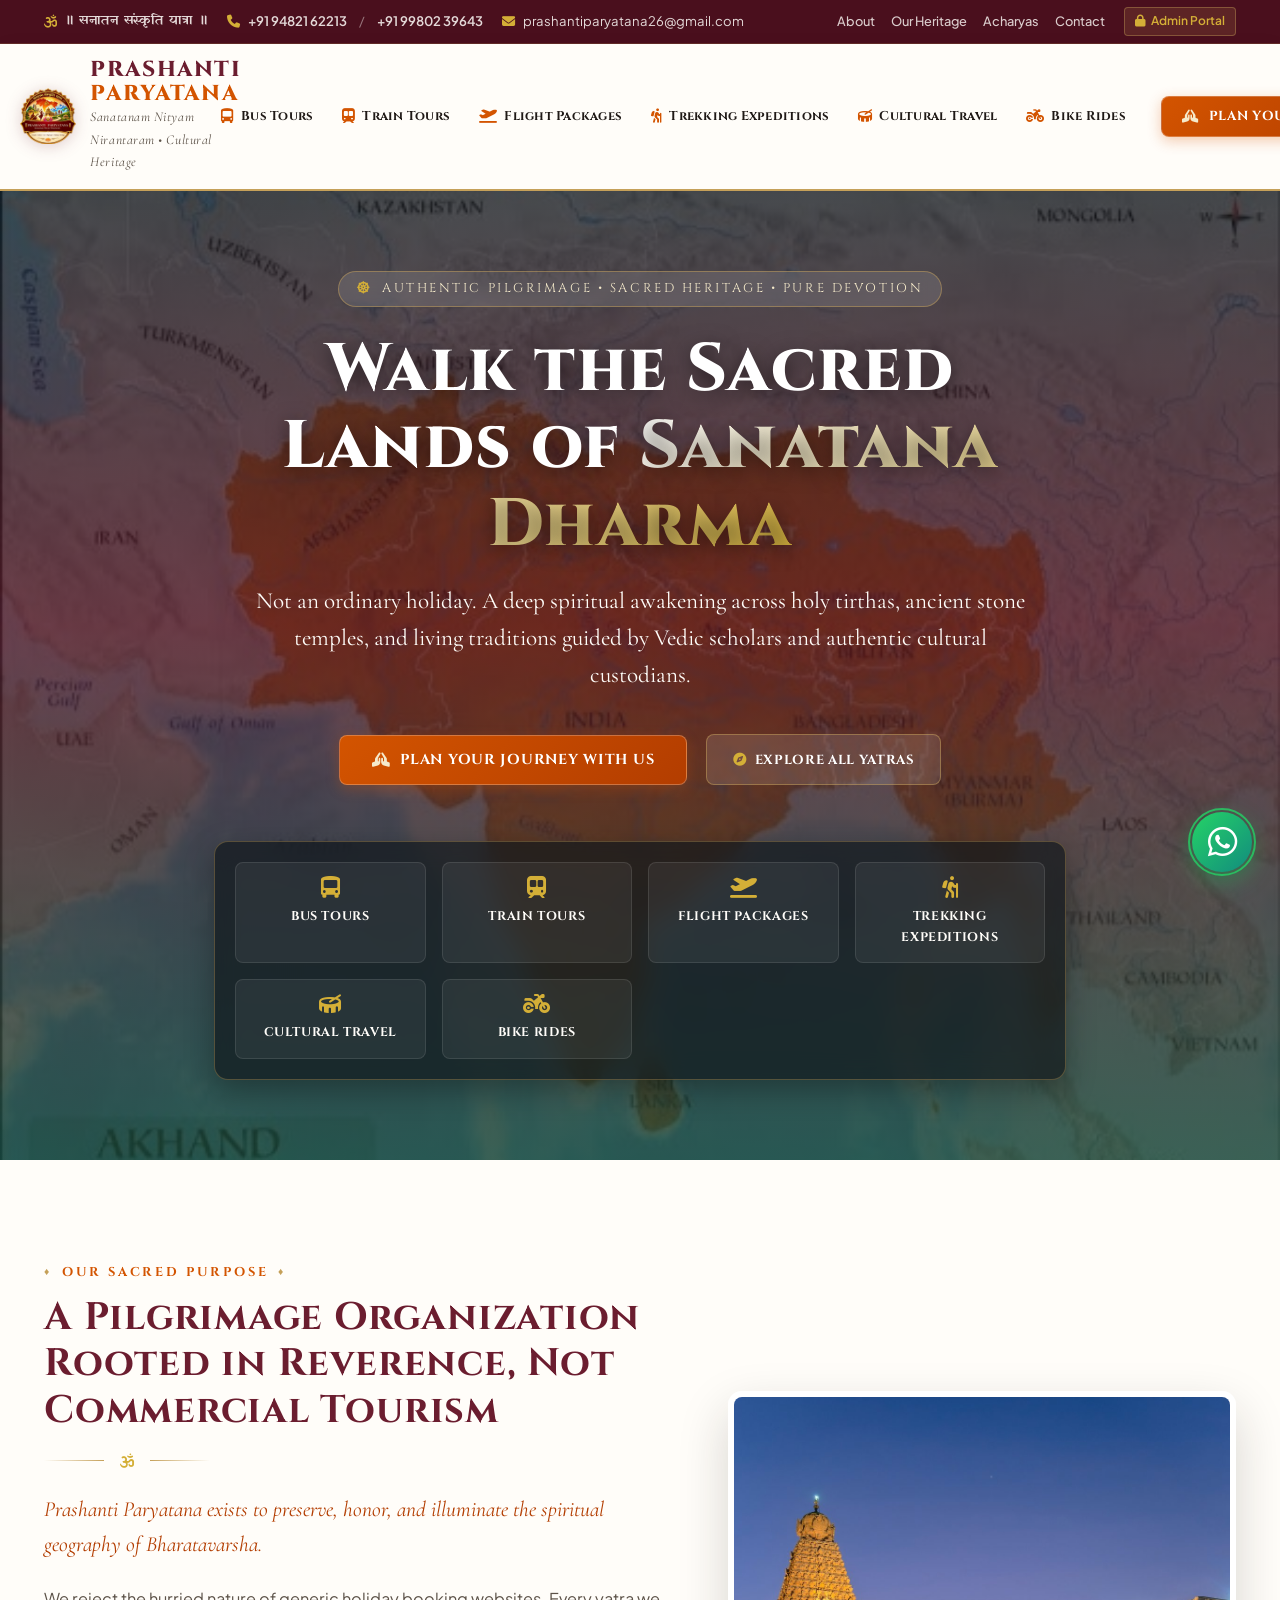
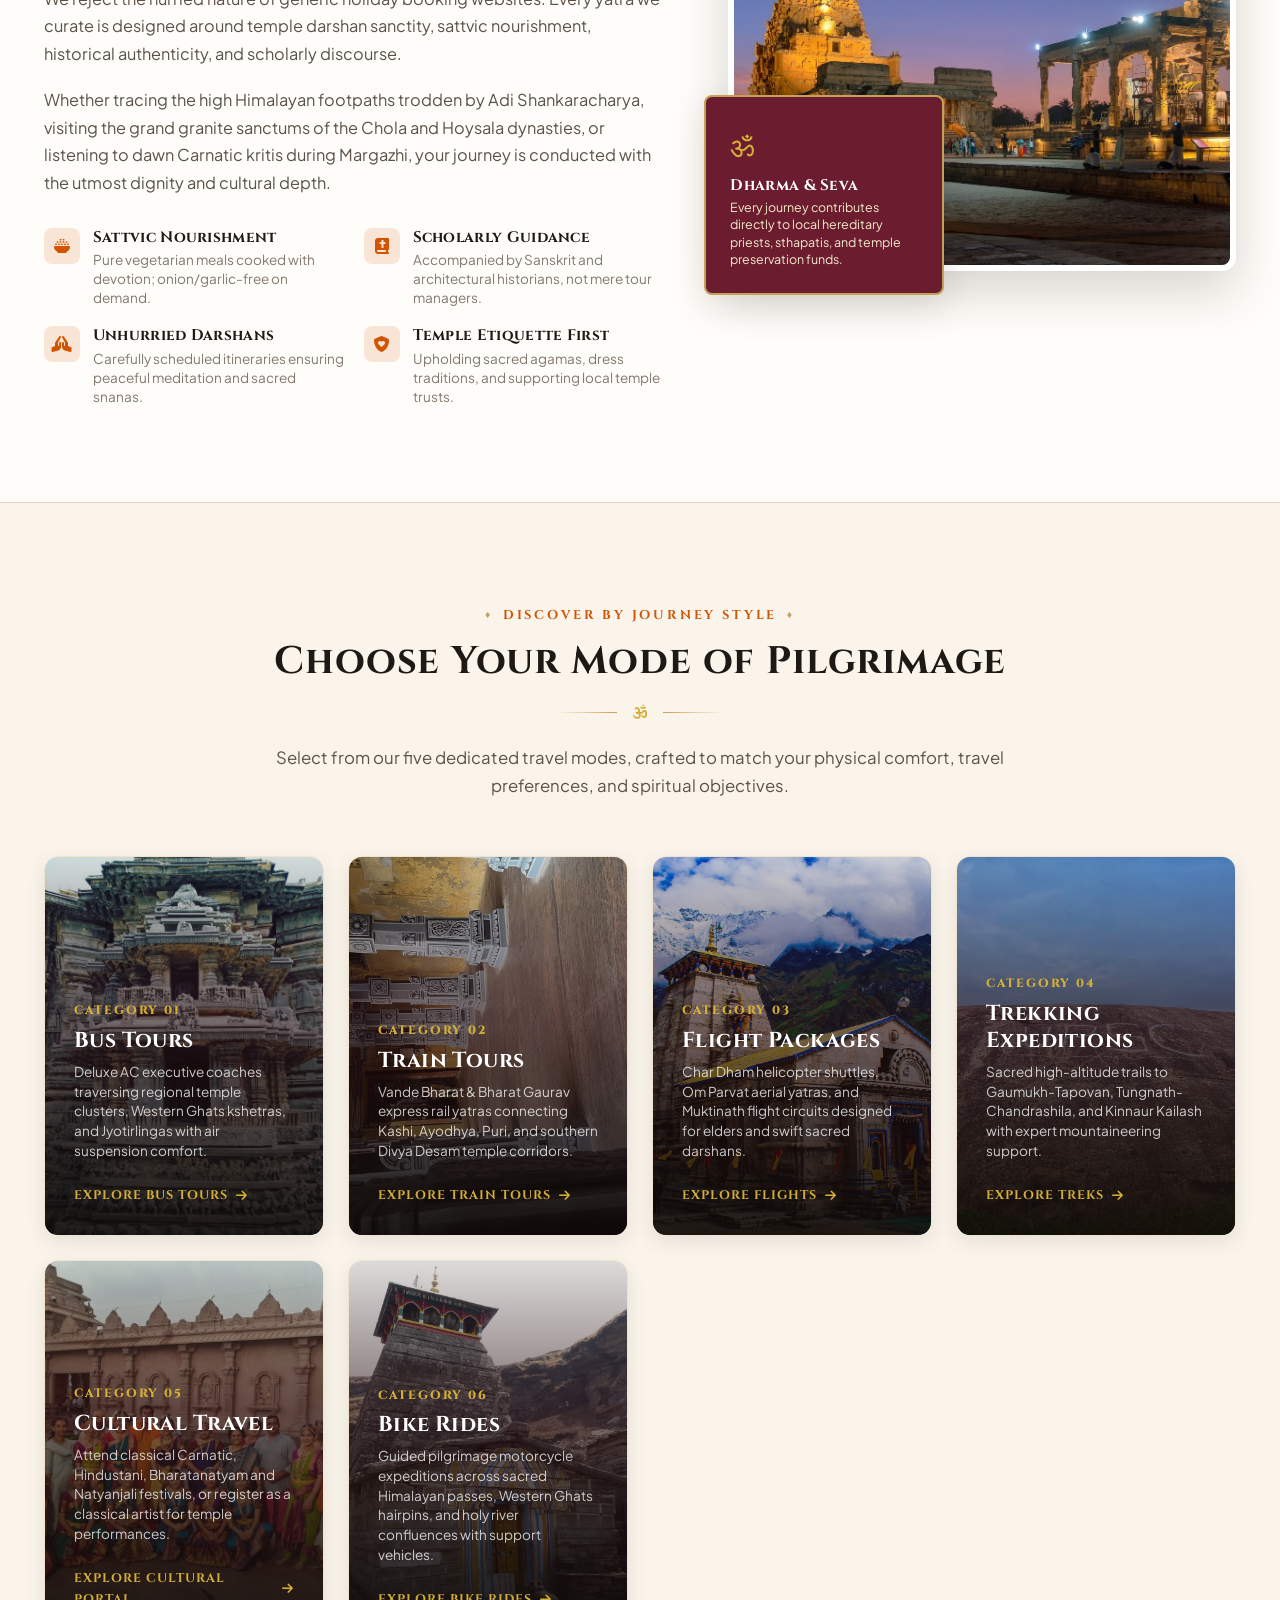
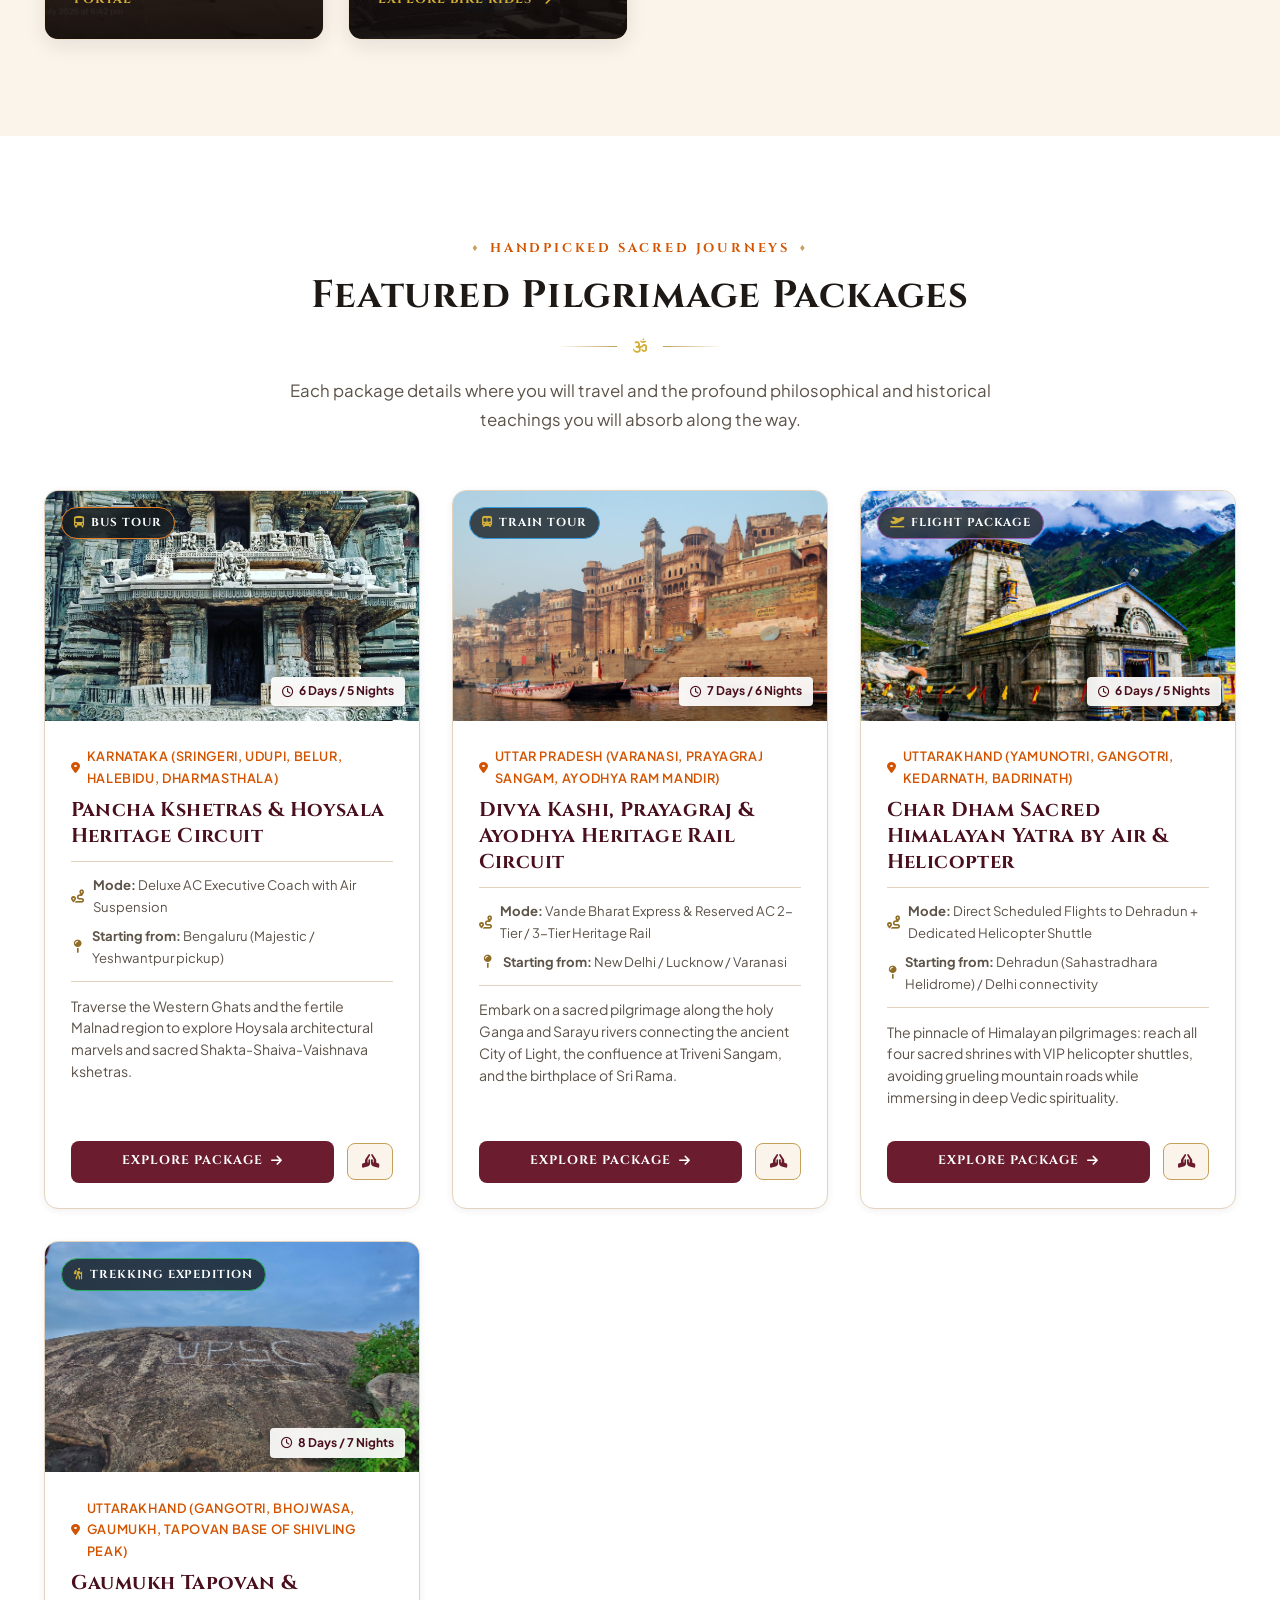
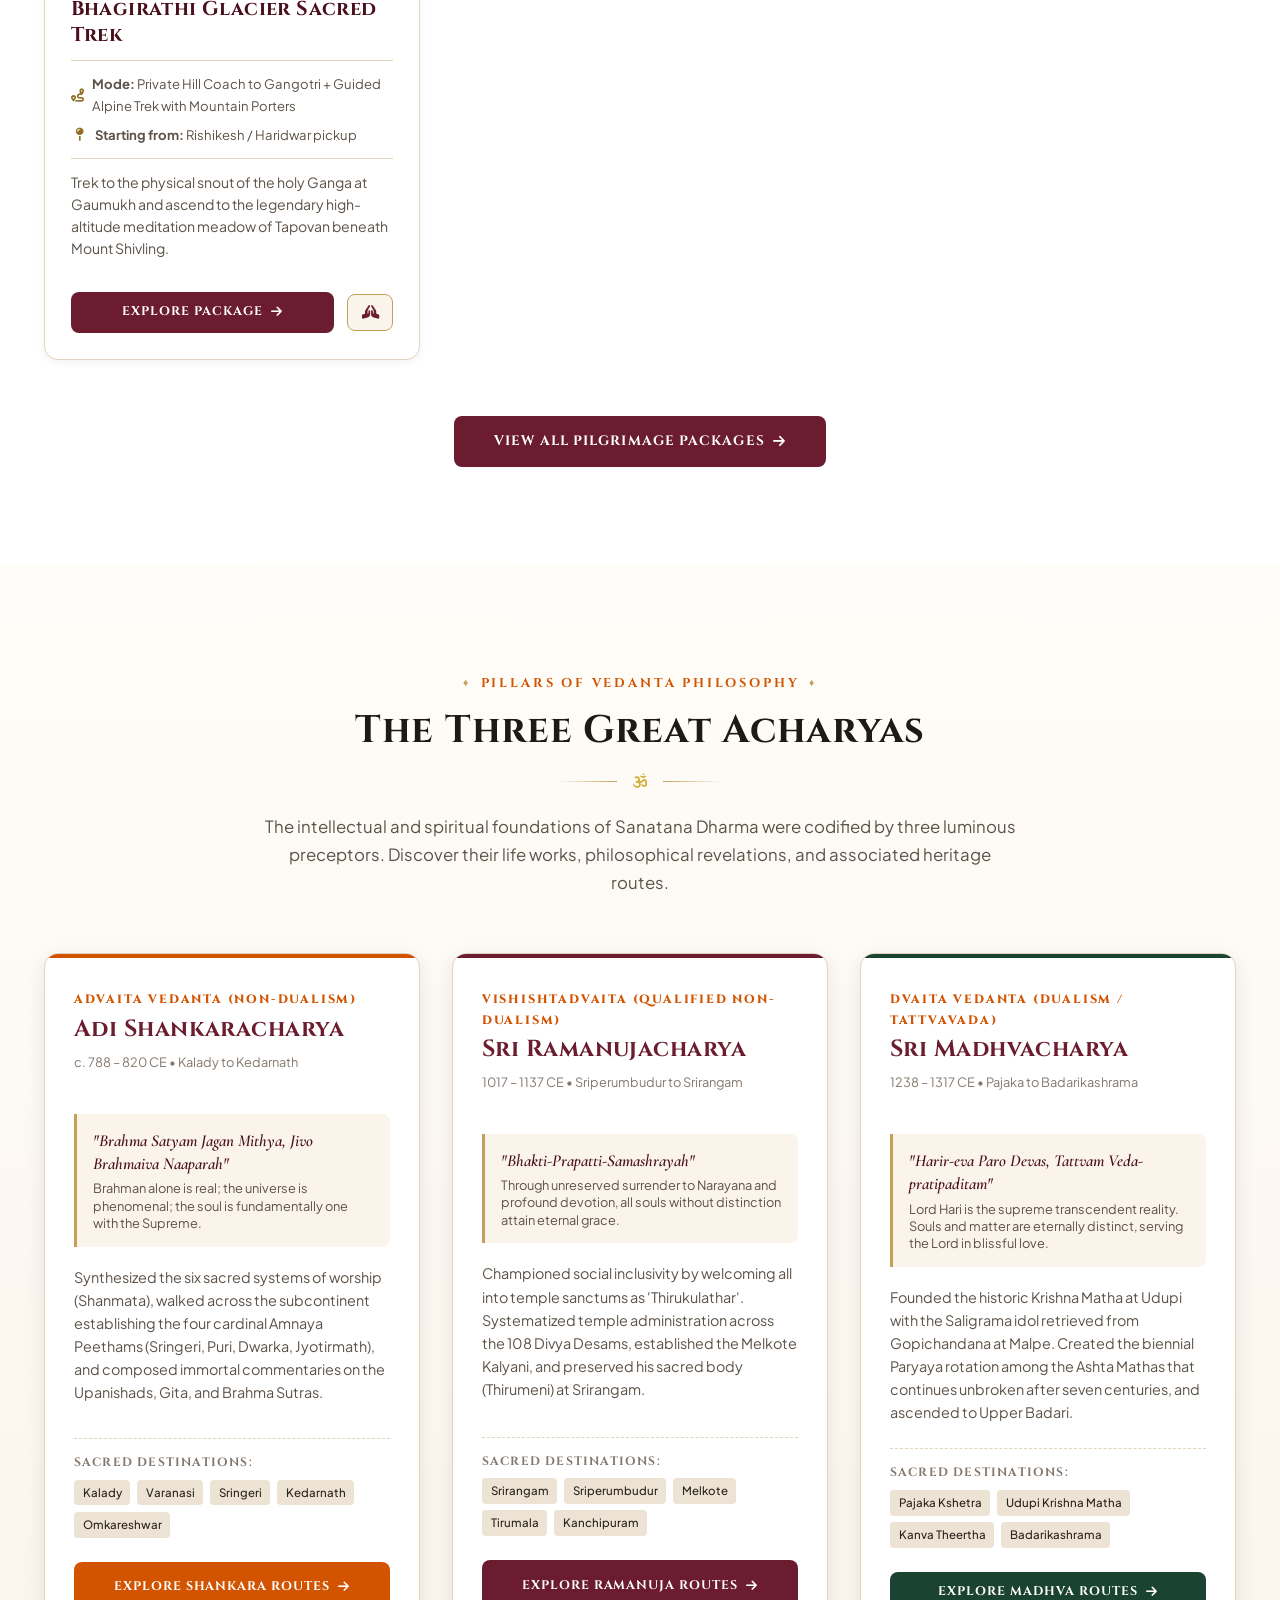
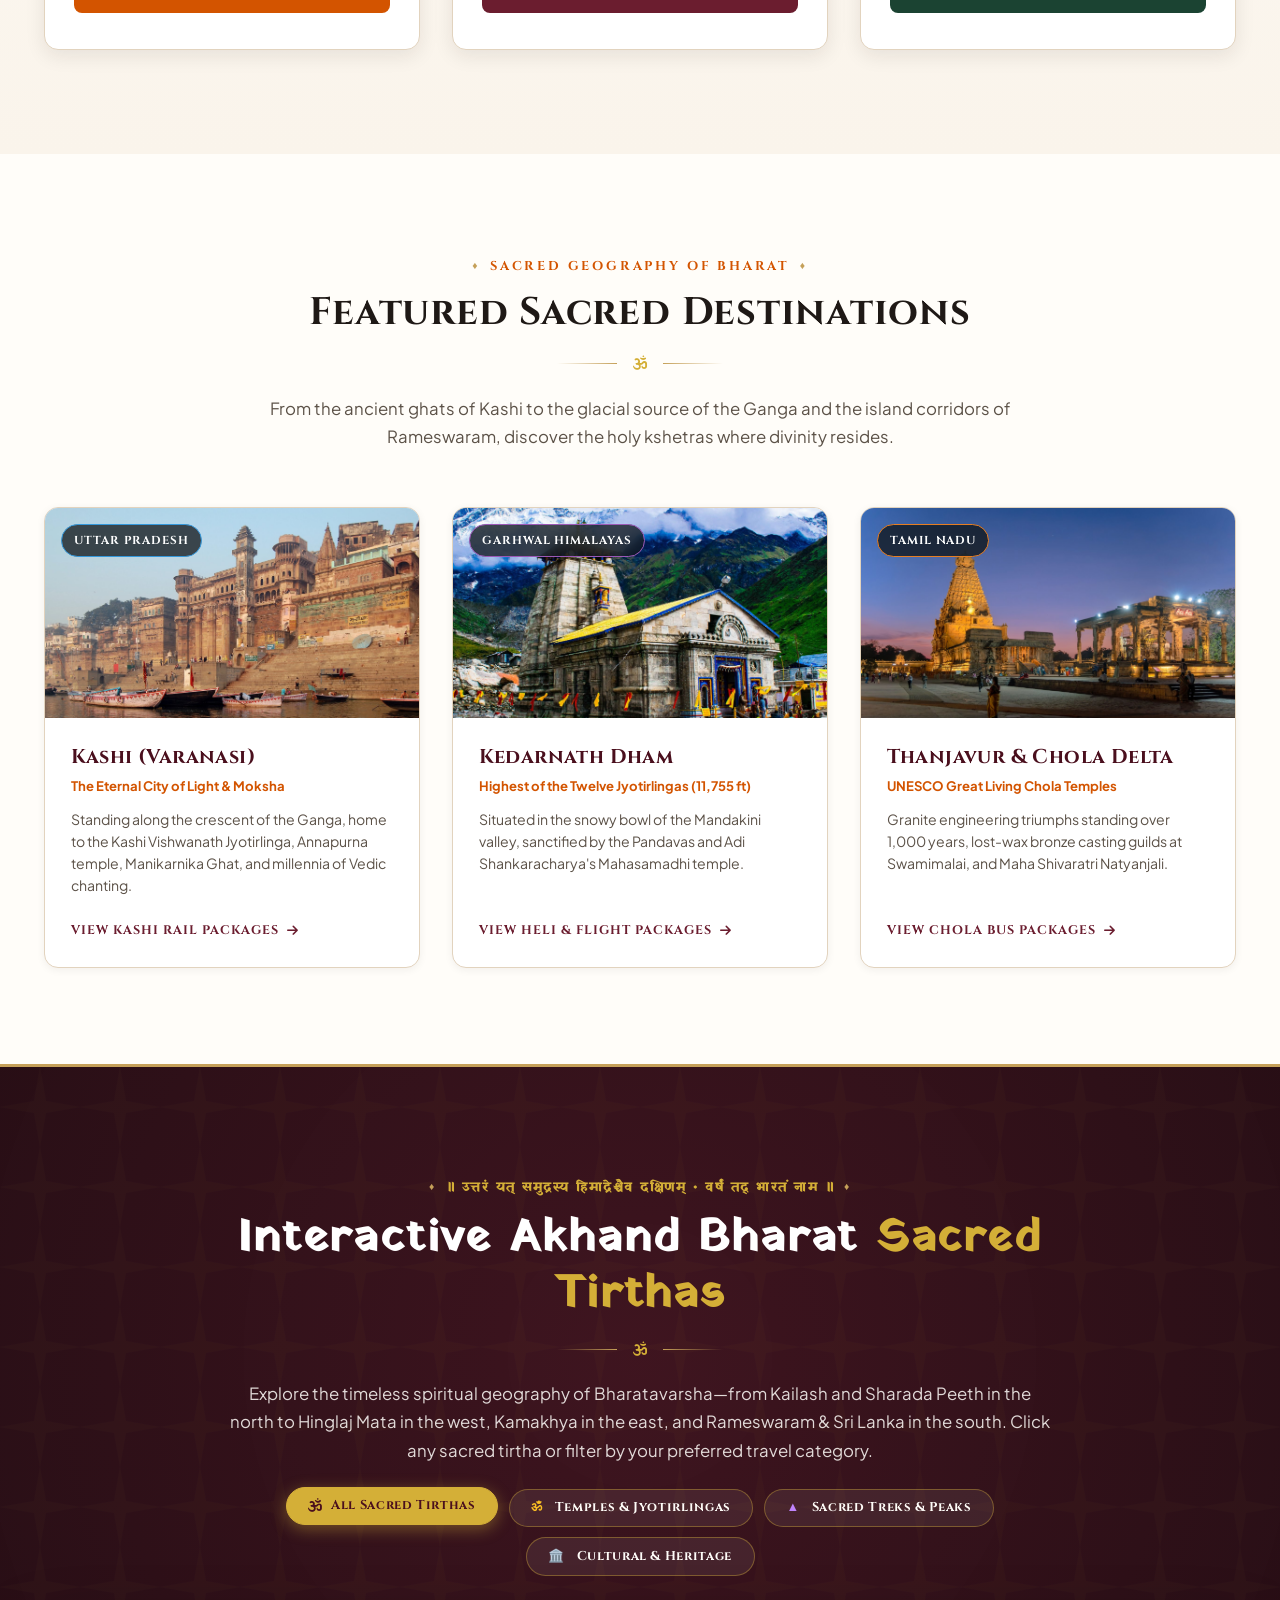
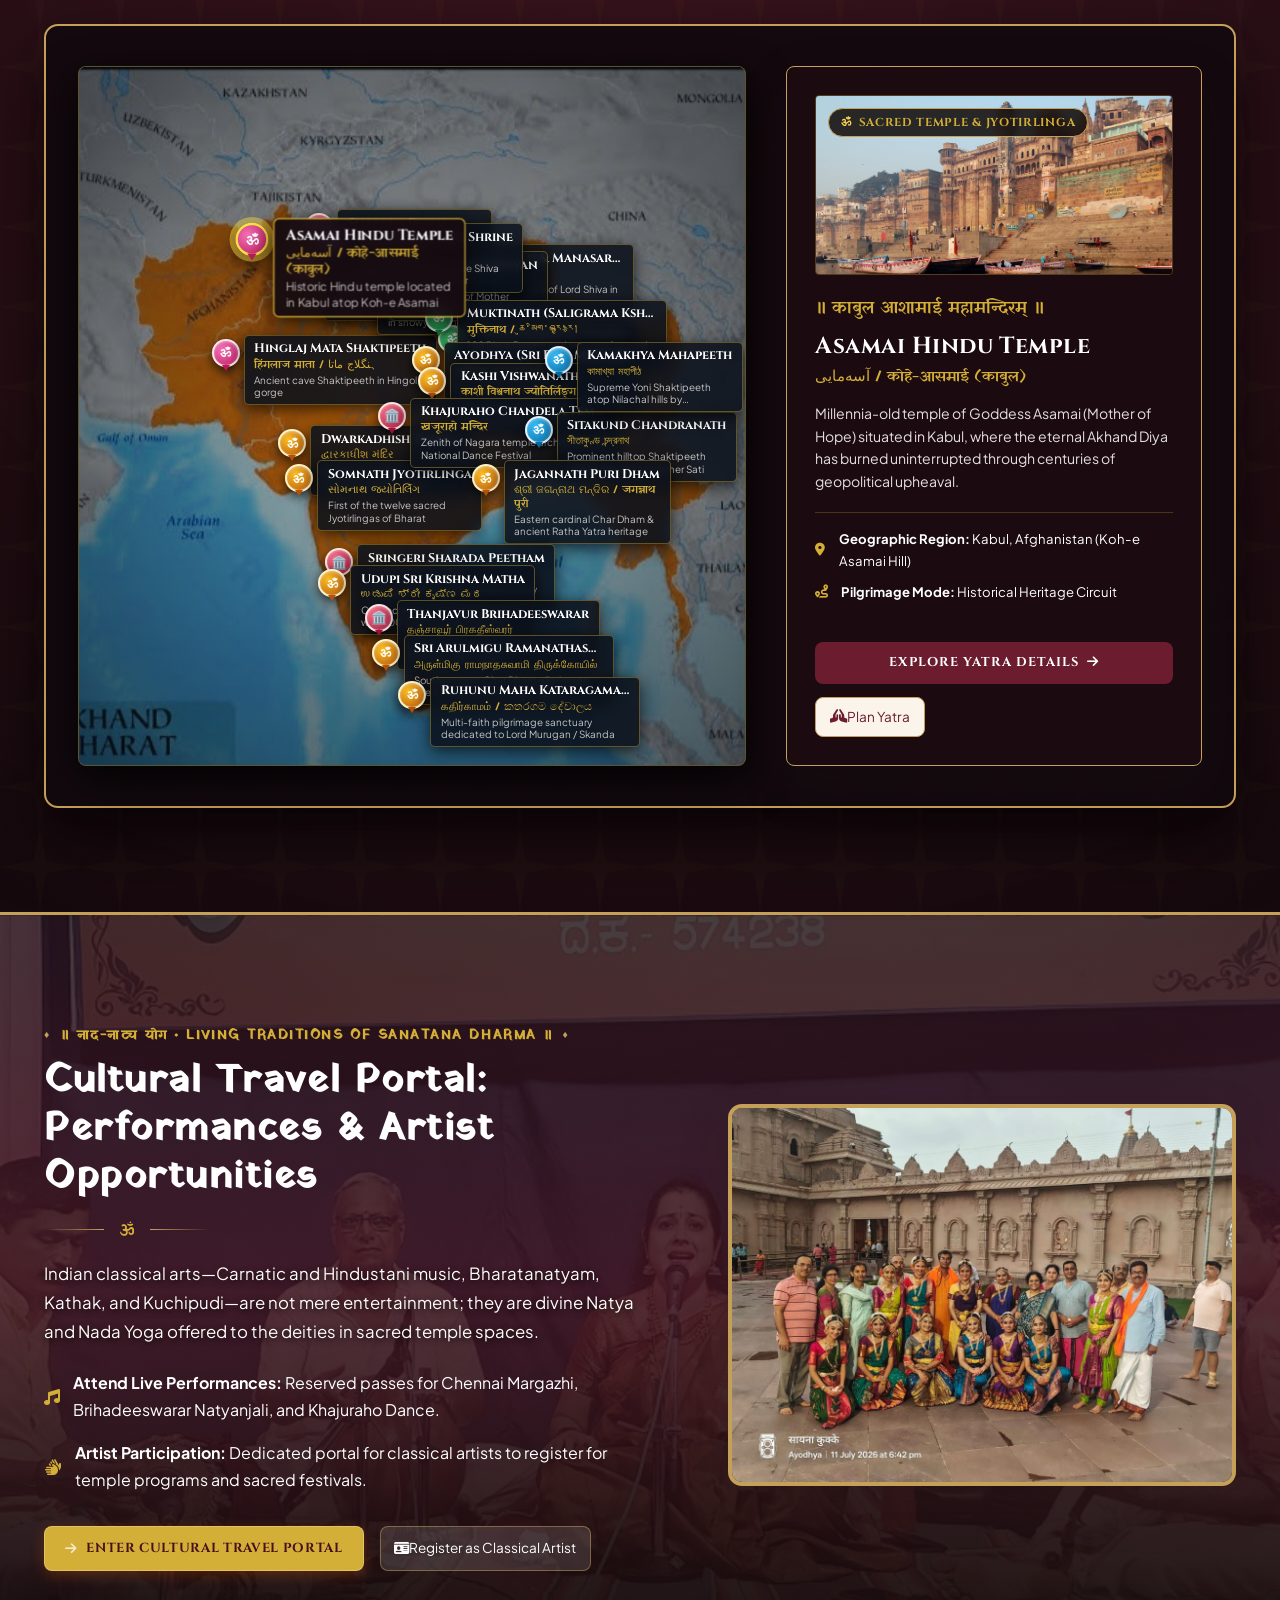
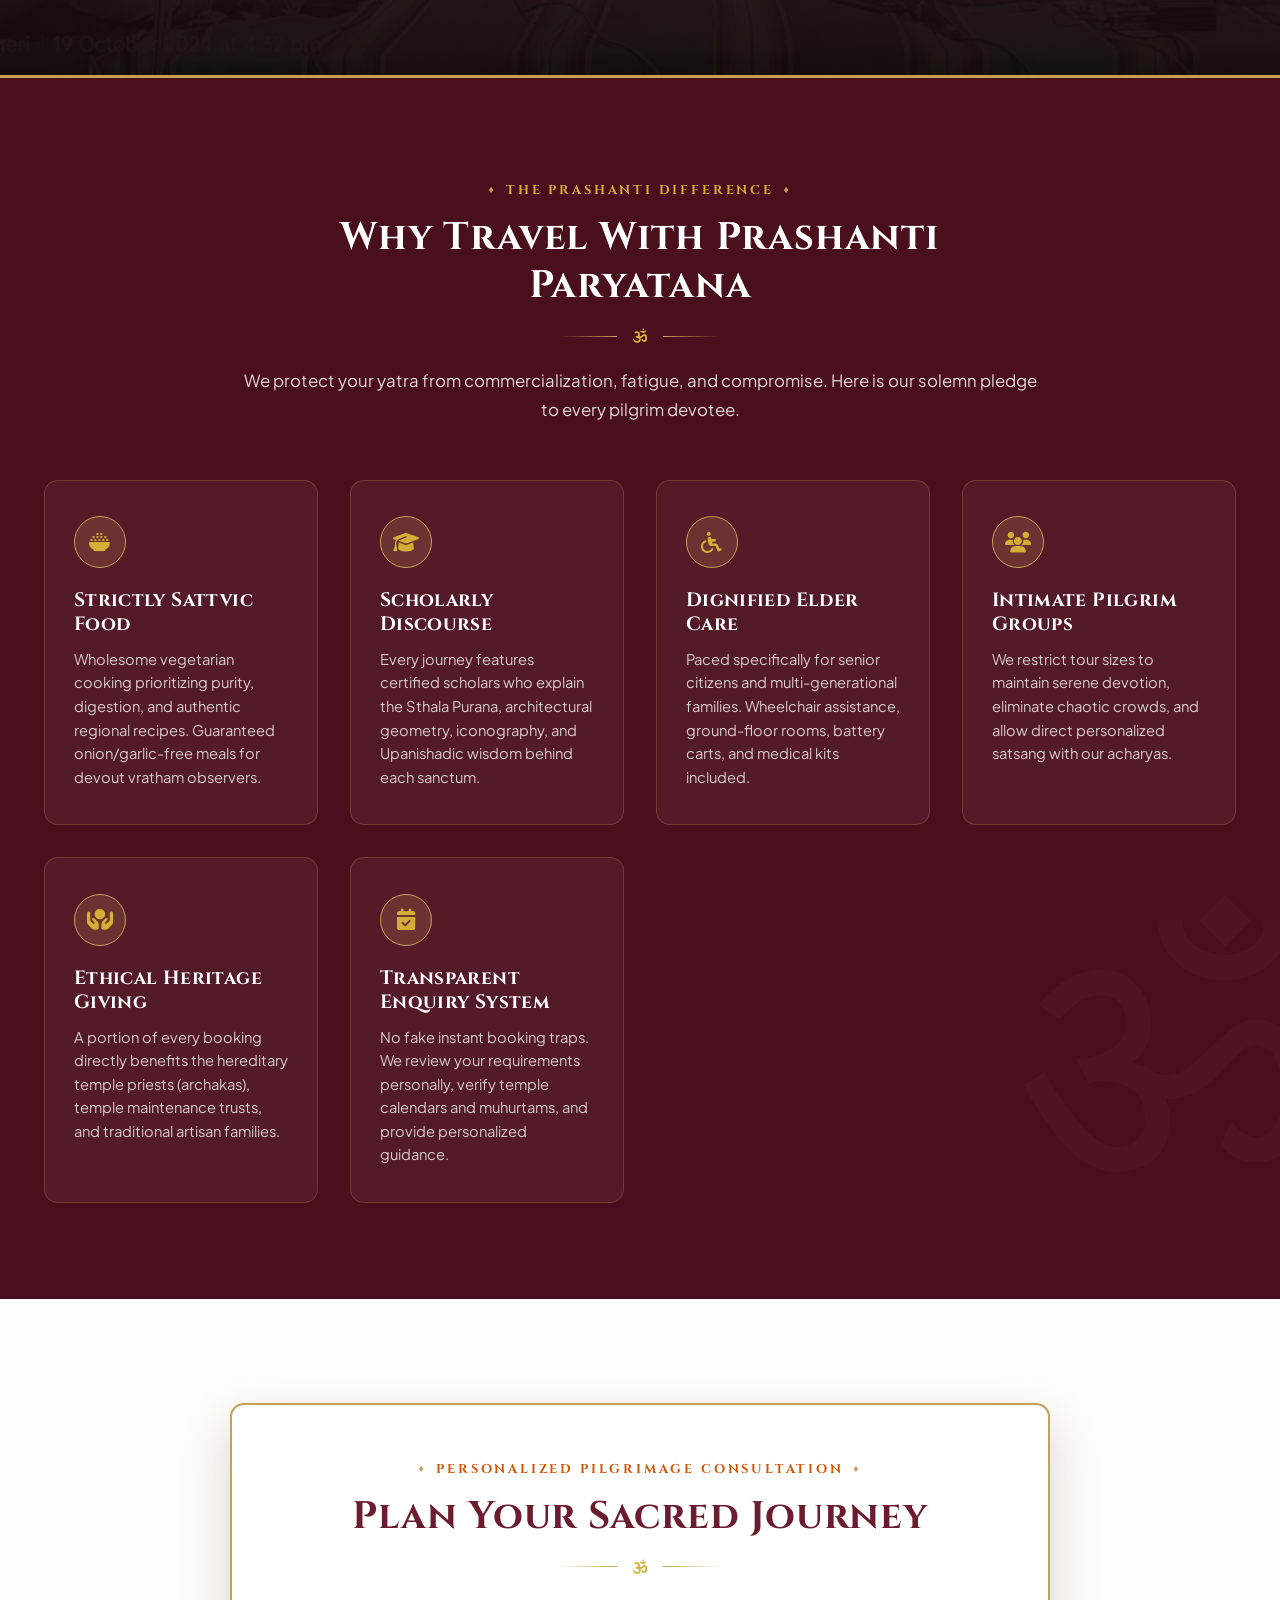
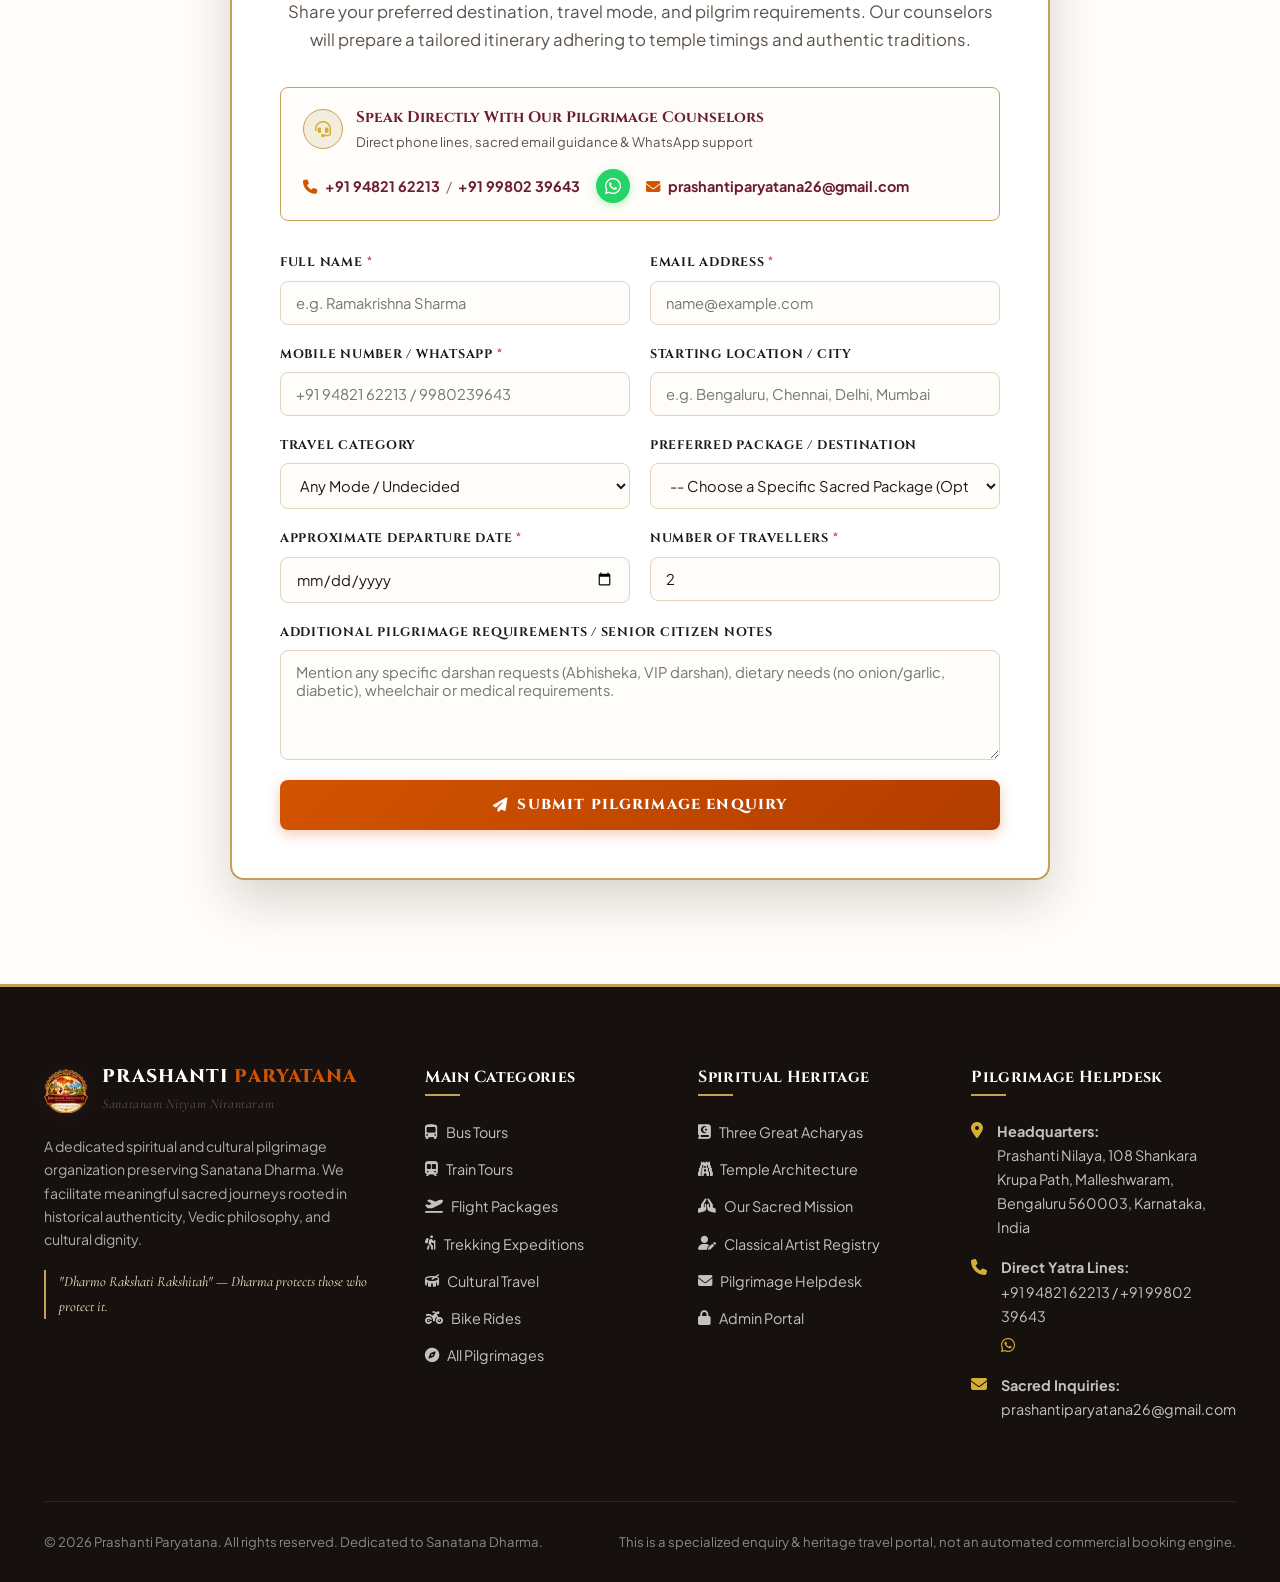
<file: index.html>
<!DOCTYPE html>
<html lang="en">
<head>
  <link rel="icon" type="image/x-icon" href="favicon.ico" />
  <link rel="apple-touch-icon" href="assets/logo.png?v=3" />
  <meta charset="UTF-8" />
  <meta name="viewport" content="width=device-width, initial-scale=1.0" />
  <title>Prashanti Paryatana | Spiritual, Heritage & Pilgrimage Journeys</title>
  <meta name="description" content="Prashanti Paryatana is dedicated to Sanatana Dharma and the preservation of Indian cultural heritage. Discover authentic bus, train, flight, trekking and cultural pilgrimages." />

  <!-- Google Fonts & Font Awesome Icons -->
  <link rel="preconnect" href="https://fonts.googleapis.com" />
  <link rel="preconnect" href="https://fonts.gstatic.com" crossorigin />
  <link rel="stylesheet" href="https://cdnjs.cloudflare.com/ajax/libs/font-awesome/6.5.1/css/all.min.css" />

  <!-- Stylesheets -->
  <link rel="stylesheet" href="css/style.css" />
  <link rel="stylesheet" href="css/components.css" />
</head>
<body data-page="home">

  <!-- ================= WEBSITE LOADING PRELOADER (CINEMATIC BACKGROUND & MOVING LOGO) ================= -->
  <div id="sitePreloader" class="site-preloader" aria-label="Loading Prashanti Paryatana">
    <!-- Cinematic Background Image Crossfade Carousel -->
    <div class="preloader-bg-slideshow">
      <div class="preloader-bg-slide active" style="background-image: url('assets/loader/bg-1.jpg');"></div>
      <div class="preloader-bg-slide" style="background-image: url('assets/loader/bg-2.jpg');"></div>
      <div class="preloader-bg-slide" style="background-image: url('assets/loader/bg-3.jpg');"></div>
      <div class="preloader-bg-slide" style="background-image: url('assets/loader/bg-4.jpg');"></div>
      <div class="preloader-bg-slide" style="background-image: url('assets/loader/bg-5.jpg');"></div>
      <div class="preloader-overlay"></div>
    </div>

    <!-- Center Floating Animated Logo Badge & Content -->
    <div class="preloader-content">
      <div class="preloader-badge">
        <div class="preloader-aura-glow"></div>
        <div class="preloader-mandala-outer"></div>
        <div class="preloader-mandala-inner"></div>
        <div class="preloader-logo-wrap">
          <img src="assets/logo.png?v=3" alt="Prashanti Paryatana" class="preloader-logo" />
        </div>
      </div>

      <div class="preloader-text-group">
        <div class="preloader-sanskrit font-sanskrit-style">॥ सनातन संस्कृति यात्रा ॥</div>
        <h1 class="preloader-title">PRASHANTI PARYATANA</h1>
        <p class="preloader-tagline">Spiritual & Cultural Journeys Across Sacred Bharat</p>
      </div>

      <!-- Modern Progress Line & Counter -->
      <div class="preloader-status">
        <div class="preloader-progress-bar">
          <div id="preloaderProgressFill" class="preloader-progress-fill"></div>
        </div>
        <div class="preloader-status-text">
          <span id="preloaderPercent">0%</span>
          <span class="preloader-dot">•</span>
          <span id="preloaderPhase">Awakening Sacred Heritage...</span>
        </div>
      </div>

      <button type="button" class="preloader-skip-btn" id="preloaderSkipBtn" title="Enter Website">
        Enter Site <i class="fa-solid fa-arrow-right"></i>
      </button>
    </div>
  </div>

  <!-- ================= TOP BAR ================= -->
  <div class="top-bar">
    <div class="container top-bar-inner">
      <div class="top-bar-left">
        <div class="top-bar-item">
          <i class="fa-solid fa-om"></i>
          <span class="font-sanskrit-style">॥ सनातन संस्कृति यात्रा ॥</span>
        </div>
        <div class="top-bar-item">
          <i class="fa-solid fa-phone"></i>
          <a href="tel:+919482162213" style="color: inherit; text-decoration: none; font-weight: 600;">+91 94821 62213</a>
          <span style="opacity: 0.5; margin: 0 4px;">/</span>
          <a href="tel:+919980239643" style="color: inherit; text-decoration: none; font-weight: 600;">+91 99802 39643</a>
        </div>
        <div class="top-bar-item">
          <i class="fa-solid fa-envelope"></i>
          <a href="mailto:prashantiparyatana26@gmail.com" style="color: inherit; text-decoration: none;">prashantiparyatana26@gmail.com</a>
        </div>
      </div>
      <div class="top-bar-right">
        <div class="top-bar-links">
          <a href="about.html">About</a>
          <a href="heritage.html">Our Heritage</a>
          <a href="acharyas.html">Acharyas</a>
          <a href="contact.html">Contact</a>
        </div>
        <a href="admin.html" class="admin-portal-link" title="Organization Admin Console">
          <i class="fa-solid fa-lock"></i> Admin Portal
        </a>
      </div>
    </div>
  </div>

  <!-- ================= MAIN HEADER & NAVIGATION ================= -->
  <header class="site-header">
    <div class="container site-header-inner">
      <!-- Brand Emblem & Title -->
      <a href="index.html" class="brand-identity">
        <img src="assets/logo.png?v=3" alt="Prashanti Paryatana Logo" class="brand-logo-img" />
        <div class="brand-text-wrap">
          <span class="brand-name font-sanskrit-style">PRASHANTI <span>PARYATANA</span></span>
          <span class="brand-tagline">Sanatanam Nityam Nirantaram • Cultural Heritage</span>
        </div>
      </a>

      <!-- 5 Prominent Travel Categories (Central Navigation) -->
      <nav class="categories-nav" aria-label="Main Travel Categories">
        <a href="bus-tours.html" class="category-link">
          <i class="fa-solid fa-bus-simple"></i>
          <span>Bus Tours</span>
        </a>
        <a href="train-tours.html" class="category-link">
          <i class="fa-solid fa-train-subway"></i>
          <span>Train Tours</span>
        </a>
        <a href="flight-packages.html" class="category-link">
          <i class="fa-solid fa-plane-departure"></i>
          <span>Flight Packages</span>
        </a>
        <a href="trekking-expeditions.html" class="category-link">
          <i class="fa-solid fa-person-hiking"></i>
          <span>Trekking Expeditions</span>
        </a>
        <a href="cultural.html" class="category-link">
          <i class="fa-solid fa-drum"></i>
          <span>Cultural Travel</span>
        </a>
        <a href="bike-rides.html" class="category-link">
          <i class="fa-solid fa-motorcycle"></i>
          <span>Bike Rides</span>
        </a>
      </nav>

      <!-- CTA & Mobile Trigger -->
      <div class="nav-actions">
        <button type="button" class="btn-plan-journey" onclick="openEnquiryModal('', 'Custom Pilgrimage Enquiry', 'all')">
          <i class="fa-solid fa-hands-praying"></i>
          <span>Plan Your Journey</span>
        </button>
        <button type="button" class="mobile-nav-toggle" aria-label="Toggle navigation drawer">
          <i class="fa-solid fa-bars-staggered"></i>
        </button>
      </div>
    </div>
  </header>

  <!-- ================= 1. CINEMATIC HERO SECTION ================= -->
  <section class="hero-section">
    <div class="hero-background-carousel">
      <div class="hero-bg-slide active" style="background-image: url('assets/akhand-bharat-map.jpg'); background-size: cover; background-position: center 30%;"></div>
    </div>
    <div class="hero-overlay"></div>

    <div class="container hero-content">
      <div class="hero-sankalpa">
        <i class="fa-solid fa-dharmachakra"></i>
        <span>Authentic Pilgrimage • Sacred Heritage • Pure Devotion</span>
      </div>
      <h1 class="hero-title">
        Walk the Sacred Lands of <span>Sanatana Dharma</span>
      </h1>
      <p class="hero-subtitle">
        Not an ordinary holiday. A deep spiritual awakening across holy tirthas, ancient stone temples, and living traditions guided by Vedic scholars and authentic cultural custodians.
      </p>

      <div class="hero-actions">
        <button type="button" class="btn-plan-journey" style="padding: 0.9rem 2rem; font-size: 0.9rem;" onclick="openEnquiryModal('', 'General Pilgrimage Plan', 'all')">
          <i class="fa-solid fa-hands-praying"></i>
          <span>Plan Your Journey With Us</span>
        </button>
        <a href="packages.html" class="btn-quick-enquire" style="padding: 0.85rem 1.6rem; background: rgba(255,255,255,0.12); color:#fff; border-color: rgba(197,160,89,0.5); font-weight: 700; font-family: var(--font-heading); font-size: 0.82rem; letter-spacing: 0.05em; text-transform: uppercase;">
          <i class="fa-solid fa-compass" style="margin-right: 0.5rem; color: var(--color-gold-bright);"></i> Explore All Yatras
        </a>
      </div>

      <!-- Immediate Visibility for 5 Travel Categories -->
      <div class="hero-quick-categories">
        <a href="bus-tours.html" class="quick-cat-btn">
          <i class="fa-solid fa-bus-simple"></i>
          <span>Bus Tours</span>
        </a>
        <a href="train-tours.html" class="quick-cat-btn">
          <i class="fa-solid fa-train-subway"></i>
          <span>Train Tours</span>
        </a>
        <a href="flight-packages.html" class="quick-cat-btn">
          <i class="fa-solid fa-plane-departure"></i>
          <span>Flight Packages</span>
        </a>
        <a href="trekking-expeditions.html" class="quick-cat-btn">
          <i class="fa-solid fa-person-hiking"></i>
          <span>Trekking Expeditions</span>
        </a>
        <a href="cultural.html" class="quick-cat-btn">
          <i class="fa-solid fa-drum"></i>
          <span>Cultural Travel</span>
        </a>
        <a href="bike-rides.html" class="quick-cat-btn">
          <i class="fa-solid fa-motorcycle"></i>
          <span>Bike Rides</span>
        </a>
      </div>
    </div>
  </section>

  <!-- ================= 2. SHORT INTRODUCTION TO PRASHANTI PARYATANA ================= -->
  <section class="intro-section">
    <div class="container">
      <div class="intro-grid">
        <div class="intro-text-block">
          <span class="section-eyebrow">Our Sacred Purpose</span>
          <h2>A Pilgrimage Organization Rooted in Reverence, Not Commercial Tourism</h2>
          <div class="decorative-divider" style="margin-left: 0; justify-content: flex-start;">
            <span></span><i class="fa-solid fa-om"></i><span></span>
          </div>
          <p class="intro-lead">
            Prashanti Paryatana exists to preserve, honor, and illuminate the spiritual geography of Bharatavarsha.
          </p>
          <p class="intro-paragraph">
            We reject the hurried nature of generic holiday booking websites. Every yatra we curate is designed around temple darshan sanctity, sattvic nourishment, historical authenticity, and scholarly discourse.
          </p>
          <p class="intro-paragraph">
            Whether tracing the high Himalayan footpaths trodden by Adi Shankaracharya, visiting the grand granite sanctums of the Chola and Hoysala dynasties, or listening to dawn Carnatic kritis during Margazhi, your journey is conducted with the utmost dignity and cultural depth.
          </p>

          <div class="intro-pillars">
            <div class="pillar-item">
              <div class="pillar-icon"><i class="fa-solid fa-bowl-rice"></i></div>
              <div class="pillar-info">
                <h4>Sattvic Nourishment</h4>
                <p>Pure vegetarian meals cooked with devotion; onion/garlic-free on demand.</p>
              </div>
            </div>
            <div class="pillar-item">
              <div class="pillar-icon"><i class="fa-solid fa-book-bible"></i></div>
              <div class="pillar-info">
                <h4>Scholarly Guidance</h4>
                <p>Accompanied by Sanskrit and architectural historians, not mere tour managers.</p>
              </div>
            </div>
            <div class="pillar-item">
              <div class="pillar-icon"><i class="fa-solid fa-hands-praying"></i></div>
              <div class="pillar-info">
                <h4>Unhurried Darshans</h4>
                <p>Carefully scheduled itineraries ensuring peaceful meditation and sacred snanas.</p>
              </div>
            </div>
            <div class="pillar-item">
              <div class="pillar-icon"><i class="fa-solid fa-shield-heart"></i></div>
              <div class="pillar-info">
                <h4>Temple Etiquette First</h4>
                <p>Upholding sacred agamas, dress traditions, and supporting local temple trusts.</p>
              </div>
            </div>
          </div>
        </div>

        <div class="intro-visual">
          <img class="intro-main-image" src="assets/temples/thanjavur.jpg" alt="Brihadeeswarar Temple Vimana" />
          <div class="intro-badge-card">
            <div class="om-symbol">ॐ</div>
            <h4>Dharma & Seva</h4>
            <p>Every journey contributes directly to local hereditary priests, sthapatis, and temple preservation funds.</p>
          </div>
        </div>
      </div>
    </div>
  </section>

  <!-- ================= 3. FIVE MAIN TRAVEL CATEGORIES ================= -->
  <section class="categories-showcase-section">
    <div class="container">
      <div class="section-header">
        <span class="section-eyebrow">Discover By Journey Style</span>
        <h2>Choose Your Mode of Pilgrimage</h2>
        <div class="decorative-divider">
          <span></span><i class="fa-solid fa-om"></i><span></span>
        </div>
        <p>
          Select from our five dedicated travel modes, crafted to match your physical comfort, travel preferences, and spiritual objectives.
        </p>
      </div>

      <div class="categories-grid">
        <!-- 1. Bus Tours -->
        <a href="bus-tours.html" class="category-card">
          <img class="category-card-bg" src="assets/temples/belur.jpg" alt="Hoysala Belur Temple" />
          <div class="category-card-gradient"></div>
          <div class="category-card-content">
            <span class="category-badge-num">CATEGORY 01</span>
            <h3>Bus Tours</h3>
            <p>Deluxe AC executive coaches traversing regional temple clusters, Western Ghats kshetras, and Jyotirlingas with air suspension comfort.</p>
            <div class="category-card-btn">
              <span>Explore Bus Tours</span>
              <i class="fa-solid fa-arrow-right"></i>
            </div>
          </div>
        </a>

        <!-- 2. Train Tours -->
        <a href="train-tours.html" class="category-card">
          <img class="category-card-bg" src="assets/temples/rameswaram.jpg" alt="Rameswaram Temple Corridors" />
          <div class="category-card-gradient"></div>
          <div class="category-card-content">
            <span class="category-badge-num">CATEGORY 02</span>
            <h3>Train Tours</h3>
            <p>Vande Bharat & Bharat Gaurav express rail yatras connecting Kashi, Ayodhya, Puri, and southern Divya Desam temple corridors.</p>
            <div class="category-card-btn">
              <span>Explore Train Tours</span>
              <i class="fa-solid fa-arrow-right"></i>
            </div>
          </div>
        </a>

        <!-- 3. Flight Packages -->
        <a href="flight-packages.html" class="category-card">
          <img class="category-card-bg" src="assets/temples/kedarnath.jpg" alt="Kedarnath Himalayan Valley" />
          <div class="category-card-gradient"></div>
          <div class="category-card-content">
            <span class="category-badge-num">CATEGORY 03</span>
            <h3>Flight Packages</h3>
            <p>Char Dham helicopter shuttles, Om Parvat aerial yatras, and Muktinath flight circuits designed for elders and swift sacred darshans.</p>
            <div class="category-card-btn">
              <span>Explore Flights</span>
              <i class="fa-solid fa-arrow-right"></i>
            </div>
          </div>
        </a>

        <!-- 4. Trekking Expeditions -->
        <a href="trekking-expeditions.html" class="category-card">
          <img class="category-card-bg" src="assets/temples/tapovan.jpg" alt="Himalayan Peak Tapovan" />
          <div class="category-card-gradient"></div>
          <div class="category-card-content">
            <span class="category-badge-num">CATEGORY 04</span>
            <h3>Trekking Expeditions</h3>
            <p>Sacred high-altitude trails to Gaumukh-Tapovan, Tungnath-Chandrashila, and Kinnaur Kailash with expert mountaineering support.</p>
            <div class="category-card-btn">
              <span>Explore Treks</span>
              <i class="fa-solid fa-arrow-right"></i>
            </div>
          </div>
        </a>

        <!-- 5. Cultural Travel -->
        <a href="cultural.html" class="category-card">
          <img class="category-card-bg" src="assets/cultural/ayodhya-dance.jpg" alt="Classical Indian Dance" />
          <div class="category-card-gradient"></div>
          <div class="category-card-content">
            <span class="category-badge-num">CATEGORY 05</span>
            <h3>Cultural Travel</h3>
            <p>Attend classical Carnatic, Hindustani, Bharatanatyam and Natyanjali festivals, or register as a classical artist for temple performances.</p>
            <div class="category-card-btn">
              <span>Explore Cultural Portal</span>
              <i class="fa-solid fa-arrow-right"></i>
            </div>
          </div>
        </a>

        <!-- 6. Bike Rides -->
        <a href="bike-rides.html" class="category-card">
          <img class="category-card-bg" src="assets/temples/tungnath.jpg" alt="Himalayan Spiritual Bike Ride" />
          <div class="category-card-gradient"></div>
          <div class="category-card-content">
            <span class="category-badge-num">CATEGORY 06</span>
            <h3>Bike Rides</h3>
            <p>Guided pilgrimage motorcycle expeditions across sacred Himalayan passes, Western Ghats hairpins, and holy river confluences with support vehicles.</p>
            <div class="category-card-btn">
              <span>Explore Bike Rides</span>
              <i class="fa-solid fa-arrow-right"></i>
            </div>
          </div>
        </a>
      </div>
    </div>
  </section>

  <!-- ================= 4. FEATURED PILGRIMAGE PACKAGES ================= -->
  <section class="packages-section" style="padding: 6rem 0; background: #fff;">
    <div class="container">
      <div class="section-header">
        <span class="section-eyebrow">Handpicked Sacred Journeys</span>
        <h2>Featured Pilgrimage Packages</h2>
        <div class="decorative-divider">
          <span></span><i class="fa-solid fa-om"></i><span></span>
        </div>
        <p>
          Each package details where you will travel and the profound philosophical and historical teachings you will absorb along the way.
        </p>
      </div>

      <!-- Featured Packages Grid (Rendered dynamically from Database) -->
      <div id="featuredPackagesGrid" class="packages-grid">
        <!-- Rendered by JS -->
      </div>

      <div style="text-align: center; margin-top: 3.5rem;">
        <a href="packages.html" class="btn-explore" style="display: inline-flex; width: auto; padding: 0.9rem 2.5rem; font-size: 0.85rem;">
          <span>View All Pilgrimage Packages</span>
          <i class="fa-solid fa-arrow-right"></i>
        </a>
      </div>
    </div>
  </section>

  <!-- ================= 5. THE THREE GREAT ACHARYAS ================= -->
  <section class="acharyas-section">
    <div class="container">
      <div class="section-header">
        <span class="section-eyebrow">Pillars of Vedanta Philosophy</span>
        <h2>The Three Great Acharyas</h2>
        <div class="decorative-divider">
          <span></span><i class="fa-solid fa-om"></i><span></span>
        </div>
        <p>
          The intellectual and spiritual foundations of Sanatana Dharma were codified by three luminous preceptors. Discover their life works, philosophical revelations, and associated heritage routes.
        </p>
      </div>

      <div class="acharyas-grid">
        <!-- Adi Shankaracharya -->
        <article class="acharya-card">
          <div class="acharya-header">
            <div class="acharya-school">Advaita Vedanta (Non-Dualism)</div>
            <h3>Adi Shankaracharya</h3>
            <span class="acharya-timeline">c. 788 – 820 CE • Kalady to Kedarnath</span>
          </div>
          <div class="acharya-quote-box">
            <div class="acharya-quote">"Brahma Satyam Jagan Mithya, Jivo Brahmaiva Naaparah"</div>
            <div class="acharya-trans">Brahman alone is real; the universe is phenomenal; the soul is fundamentally one with the Supreme.</div>
          </div>
          <p class="acharya-bio">
            Synthesized the six sacred systems of worship (Shanmata), walked across the subcontinent establishing the four cardinal Amnaya Peethams (Sringeri, Puri, Dwarka, Jyotirmath), and composed immortal commentaries on the Upanishads, Gita, and Brahma Sutras.
          </p>
          <div class="acharya-destinations-list">
            <h5>Sacred Destinations:</h5>
            <div class="acharya-dest-tags">
              <span class="dest-tag">Kalady</span>
              <span class="dest-tag">Varanasi</span>
              <span class="dest-tag">Sringeri</span>
              <span class="dest-tag">Kedarnath</span>
              <span class="dest-tag">Omkareshwar</span>
            </div>
          </div>
          <a href="acharyas.html#adi-shankara" class="btn-explore" style="background: var(--color-saffron);">
            <span>Explore Shankara Routes</span>
            <i class="fa-solid fa-arrow-right"></i>
          </a>
        </article>

        <!-- Sri Ramanujacharya -->
        <article class="acharya-card">
          <div class="acharya-header">
            <div class="acharya-school">Vishishtadvaita (Qualified Non-Dualism)</div>
            <h3>Sri Ramanujacharya</h3>
            <span class="acharya-timeline">1017 – 1137 CE • Sriperumbudur to Srirangam</span>
          </div>
          <div class="acharya-quote-box">
            <div class="acharya-quote">"Bhakti-Prapatti-Samashrayah"</div>
            <div class="acharya-trans">Through unreserved surrender to Narayana and profound devotion, all souls without distinction attain eternal grace.</div>
          </div>
          <p class="acharya-bio">
            Championed social inclusivity by welcoming all into temple sanctums as 'Thirukulathar'. Systematized temple administration across the 108 Divya Desams, established the Melkote Kalyani, and preserved his sacred body (Thirumeni) at Srirangam.
          </p>
          <div class="acharya-destinations-list">
            <h5>Sacred Destinations:</h5>
            <div class="acharya-dest-tags">
              <span class="dest-tag">Srirangam</span>
              <span class="dest-tag">Sriperumbudur</span>
              <span class="dest-tag">Melkote</span>
              <span class="dest-tag">Tirumala</span>
              <span class="dest-tag">Kanchipuram</span>
            </div>
          </div>
          <a href="acharyas.html#ramanujacharya" class="btn-explore" style="background: var(--color-maroon);">
            <span>Explore Ramanuja Routes</span>
            <i class="fa-solid fa-arrow-right"></i>
          </a>
        </article>

        <!-- Sri Madhvacharya -->
        <article class="acharya-card">
          <div class="acharya-header">
            <div class="acharya-school">Dvaita Vedanta (Dualism / Tattvavada)</div>
            <h3>Sri Madhvacharya</h3>
            <span class="acharya-timeline">1238 – 1317 CE • Pajaka to Badarikashrama</span>
          </div>
          <div class="acharya-quote-box">
            <div class="acharya-quote">"Harir-eva Paro Devas, Tattvam Veda-pratipaditam"</div>
            <div class="acharya-trans">Lord Hari is the supreme transcendent reality. Souls and matter are eternally distinct, serving the Lord in blissful love.</div>
          </div>
          <p class="acharya-bio">
            Founded the historic Krishna Matha at Udupi with the Saligrama idol retrieved from Gopichandana at Malpe. Created the biennial Paryaya rotation among the Ashta Mathas that continues unbroken after seven centuries, and ascended to Upper Badari.
          </p>
          <div class="acharya-destinations-list">
            <h5>Sacred Destinations:</h5>
            <div class="acharya-dest-tags">
              <span class="dest-tag">Pajaka Kshetra</span>
              <span class="dest-tag">Udupi Krishna Matha</span>
              <span class="dest-tag">Kanva Theertha</span>
              <span class="dest-tag">Badarikashrama</span>
            </div>
          </div>
          <a href="acharyas.html#madhvacharya" class="btn-explore" style="background: var(--color-forest);">
            <span>Explore Madhva Routes</span>
            <i class="fa-solid fa-arrow-right"></i>
          </a>
        </article>
      </div>
    </div>
  </section>

  <!-- ================= 6. FEATURED SACRED DESTINATIONS ================= -->
  <section class="destinations-section" style="padding: 6rem 0; background-color: var(--color-sandalwood-light);">
    <div class="container">
      <div class="section-header">
        <span class="section-eyebrow">Sacred Geography of Bharat</span>
        <h2>Featured Sacred Destinations</h2>
        <div class="decorative-divider">
          <span></span><i class="fa-solid fa-om"></i><span></span>
        </div>
        <p>
          From the ancient ghats of Kashi to the glacial source of the Ganga and the island corridors of Rameswaram, discover the holy kshetras where divinity resides.
        </p>
      </div>

      <div class="packages-grid" style="grid-template-columns: repeat(auto-fill, minmax(340px, 1fr));">
        <!-- Destination 1: Kashi -->
        <div class="package-card" style="box-shadow: var(--shadow-sm);">
          <div class="package-card-media" style="height: 210px;">
            <img class="package-card-img" src="assets/temples/kashi.jpg" alt="Kashi Varanasi Ghats" />
            <span class="package-card-badge cat-train">Uttar Pradesh</span>
          </div>
          <div class="package-card-body">
            <h3 class="package-title" style="margin-bottom: 0.3rem;">Kashi (Varanasi)</h3>
            <p style="font-size: 0.82rem; font-weight: 700; color: var(--color-saffron); margin-bottom: 0.8rem;">The Eternal City of Light & Moksha</p>
            <p class="package-description">Standing along the crescent of the Ganga, home to the Kashi Vishwanath Jyotirlinga, Annapurna temple, Manikarnika Ghat, and millennia of Vedic chanting.</p>
            <a href="train-tours.html" class="category-card-btn" style="color: var(--color-maroon); font-weight: 700;">
              <span>View Kashi Rail Packages</span> <i class="fa-solid fa-arrow-right"></i>
            </a>
          </div>
        </div>

        <!-- Destination 2: Kedarnath -->
        <div class="package-card" style="box-shadow: var(--shadow-sm);">
          <div class="package-card-media" style="height: 210px;">
            <img class="package-card-img" src="assets/temples/kedarnath.jpg" alt="Kedarnath Temple" />
            <span class="package-card-badge cat-flight">Garhwal Himalayas</span>
          </div>
          <div class="package-card-body">
            <h3 class="package-title" style="margin-bottom: 0.3rem;">Kedarnath Dham</h3>
            <p style="font-size: 0.82rem; font-weight: 700; color: var(--color-saffron); margin-bottom: 0.8rem;">Highest of the Twelve Jyotirlingas (11,755 ft)</p>
            <p class="package-description">Situated in the snowy bowl of the Mandakini valley, sanctified by the Pandavas and Adi Shankaracharya's Mahasamadhi temple.</p>
            <a href="flight-packages.html" class="category-card-btn" style="color: var(--color-maroon); font-weight: 700;">
              <span>View Heli & Flight Packages</span> <i class="fa-solid fa-arrow-right"></i>
            </a>
          </div>
        </div>

        <!-- Destination 3: Thanjavur -->
        <div class="package-card" style="box-shadow: var(--shadow-sm);">
          <div class="package-card-media" style="height: 210px;">
            <img class="package-card-img" src="assets/temples/thanjavur.jpg" alt="Brihadeeswarar Temple" />
            <span class="package-card-badge cat-bus">Tamil Nadu</span>
          </div>
          <div class="package-card-body">
            <h3 class="package-title" style="margin-bottom: 0.3rem;">Thanjavur & Chola Delta</h3>
            <p style="font-size: 0.82rem; font-weight: 700; color: var(--color-saffron); margin-bottom: 0.8rem;">UNESCO Great Living Chola Temples</p>
            <p class="package-description">Granite engineering triumphs standing over 1,000 years, lost-wax bronze casting guilds at Swamimalai, and Maha Shivaratri Natyanjali.</p>
            <a href="bus-tours.html" class="category-card-btn" style="color: var(--color-maroon); font-weight: 700;">
              <span>View Chola Bus Packages</span> <i class="fa-solid fa-arrow-right"></i>
            </a>
          </div>
        </div>
      </div>
    </div>
  </section>

  <!-- ================= INTERACTIVE AKHAND BHARAT SACRED MAP ================= -->
  <section class="akhand-bharat-section" id="akhandBharatMapSection">
    <div class="container">
      <div class="akhand-header">
        <span class="section-eyebrow font-sanskrit-style" style="color: var(--color-gold-bright); letter-spacing: 0.12em;">॥ उत्तरं यत् समुद्रस्य हिमाद्रेश्चैव दक्षिणम् • वर्षं तद् भारतं नाम ॥</span>
        <h2 class="font-sanskrit-style">Interactive Akhand Bharat <span>Sacred Tirthas</span></h2>
        <div class="decorative-divider">
          <span></span><i class="fa-solid fa-om" style="color: var(--color-gold-bright);"></i><span></span>
        </div>
        <p style="color: rgba(255, 253, 249, 0.85); font-size: 1.05rem;">
          Explore the timeless spiritual geography of Bharatavarsha—from Kailash and Sharada Peeth in the north to Hinglaj Mata in the west, Kamakhya in the east, and Rameswaram & Sri Lanka in the south. Click any sacred tirtha or filter by your preferred travel category.
        </p>

        <!-- Category Filters on Akhand Bharat Map -->
        <div class="akhand-filters-bar">
          <button type="button" class="akhand-filter-pill active" data-type="all">
            <i class="fa-solid fa-om"></i> All Sacred Tirthas
          </button>
          <button type="button" class="akhand-filter-pill" data-type="temple">
            <span style="color:#fbbf24; font-weight:bold; margin-right:4px;">ॐ</span> Temples & Jyotirlingas
          </button>
          <button type="button" class="akhand-filter-pill" data-type="trek">
            <span style="color:#c084fc; font-weight:bold; margin-right:4px;">▲</span> Sacred Treks & Peaks
          </button>
          <button type="button" class="akhand-filter-pill" data-type="cultural">
            <span style="color:#fda4af; font-weight:bold; margin-right:4px;">🏛️</span> Cultural & Heritage
          </button>
        </div>
      </div>

      <div class="akhand-map-wrapper">
        <!-- Interactive Subcontinent Map Canvas -->
        <div class="map-visual-container" id="akhandMapVisualContainer">
          <div class="akhand-map-base"></div>
          <div class="akhand-map-dark-overlay"></div>
          <div class="akhand-pins-layer" id="akhandPinsLayer">
            <!-- Dynamically populated pins by js/akhand-bharat.js -->
          </div>
        </div>

        <!-- Selected Tirtha Details Card -->
        <div id="mapPlaceDetails" class="map-info-card">
          <!-- Populated by js/akhand-bharat.js -->
        </div>
      </div>
    </div>
  </section>

  <!-- ================= 7. CULTURAL TRAVEL PORTAL HIGHLIGHT ================= -->
  <section class="cultural-hero" style="position: relative; overflow: hidden; padding: 6.5rem 0;">
    <!-- Background Slideshow of Real Cultural Programs -->
    <div class="cultural-slideshow-container">
      <div class="cultural-bg-slide active" style="background-image: url('assets/cultural/ayodhya-dance.jpg');"></div>
      <div class="cultural-bg-slide" style="background-image: url('assets/cultural/carnatic-kutcheri.jpg');"></div>
      <div class="cultural-bg-slide" style="background-image: url('assets/cultural/kukke-subrahmanya-stage.jpg');"></div>
      <div class="cultural-bg-slide" style="background-image: url('assets/cultural/golden-temple-artists.jpg');"></div>
      <div class="cultural-bg-slide" style="background-image: url('assets/cultural/music-dance-federation.jpg');"></div>
      <div class="cultural-bg-slide" style="background-image: url('assets/cultural/mridangam-vidwan.jpg');"></div>
      <div class="cultural-slideshow-overlay"></div>
    </div>

    <div class="container" style="position: relative; z-index: 3;">
      <div class="intro-grid" style="align-items: center;">
        <div>
          <span class="section-eyebrow font-sanskrit-style" style="color: var(--color-gold-bright); letter-spacing: 0.12em;">॥ नाद-नाट्य योग • Living Traditions of Sanatana Dharma ॥</span>
          <h2 class="font-sanskrit-style" style="color: #fff; margin-bottom: 1.25rem;">Cultural Travel Portal: Performances & Artist Opportunities</h2>
          <div class="decorative-divider" style="margin-left: 0; justify-content: flex-start;">
            <span></span><i class="fa-solid fa-om" style="color: var(--color-gold-bright);"></i><span></span>
          </div>
          <p style="color: var(--color-sandalwood-light); font-size: 1.05rem; line-height: 1.7; margin-bottom: 1.5rem; text-shadow: 0 2px 6px rgba(0,0,0,0.8);">
            Indian classical arts—Carnatic and Hindustani music, Bharatanatyam, Kathak, and Kuchipudi—are not mere entertainment; they are divine Natya and Nada Yoga offered to the deities in sacred temple spaces.
          </p>
          <div style="display: flex; flex-direction: column; gap: 1rem; margin-bottom: 2rem;">
            <div style="display: flex; gap: 0.8rem; align-items: center; color: #fff;">
              <i class="fa-solid fa-music" style="color: var(--color-gold-bright); width: 20px;"></i>
              <span><strong>Attend Live Performances:</strong> Reserved passes for Chennai Margazhi, Brihadeeswarar Natyanjali, and Khajuraho Dance.</span>
            </div>
            <div style="display: flex; gap: 0.8rem; align-items: center; color: #fff;">
              <i class="fa-solid fa-hands" style="color: var(--color-gold-bright); width: 20px;"></i>
              <span><strong>Artist Participation:</strong> Dedicated portal for classical artists to register for temple programs and sacred festivals.</span>
            </div>
          </div>
          <div style="display: flex; gap: 1rem; flex-wrap: wrap;">
            <a href="cultural.html" class="btn-plan-journey" style="background: var(--color-gold-bright); color: var(--color-maroon-deep) !important;">
              <i class="fa-solid fa-arrow-right"></i> Enter Cultural Travel Portal
            </a>
            <a href="cultural.html#artist-registration" class="btn-quick-enquire" style="background: rgba(255,255,255,0.12); color: #fff; border-color: rgba(197,160,89,0.5);">
              <i class="fa-solid fa-id-card"></i> Register as Classical Artist
            </a>
          </div>
        </div>
        <div style="text-align: center;">
          <img src="assets/cultural/ayodhya-dance.jpg" alt="Ayodhya Sri Rama Mandir Classical Performance" style="border-radius: var(--radius-lg); border: 4px solid var(--color-gold); box-shadow: var(--shadow-xl); width: 100%; max-height: 440px; object-fit: cover;" />
        </div>
      </div>
    </div>
  </section>

  <!-- ================= 8. WHY TRAVEL WITH US ================= -->
  <section class="why-us-section">
    <div class="container">
      <div class="section-header" style="max-width: 800px;">
        <span class="section-eyebrow" style="color: var(--color-gold-bright);">The Prashanti Difference</span>
        <h2 style="color: #fff;">Why Travel With Prashanti Paryatana</h2>
        <div class="decorative-divider">
          <span></span><i class="fa-solid fa-om" style="color: var(--color-gold-bright);"></i><span></span>
        </div>
        <p style="color: rgba(255, 253, 249, 0.85);">
          We protect your yatra from commercialization, fatigue, and compromise. Here is our solemn pledge to every pilgrim devotee.
        </p>
      </div>

      <div class="why-us-grid">
        <div class="why-us-card">
          <div class="why-us-icon"><i class="fa-solid fa-bowl-rice"></i></div>
          <h3>Strictly Sattvic Food</h3>
          <p>Wholesome vegetarian cooking prioritizing purity, digestion, and authentic regional recipes. Guaranteed onion/garlic-free meals for devout vratham observers.</p>
        </div>

        <div class="why-us-card">
          <div class="why-us-icon"><i class="fa-solid fa-graduation-cap"></i></div>
          <h3>Scholarly Discourse</h3>
          <p>Every journey features certified scholars who explain the Sthala Purana, architectural geometry, iconography, and Upanishadic wisdom behind each sanctum.</p>
        </div>

        <div class="why-us-card">
          <div class="why-us-icon"><i class="fa-solid fa-wheelchair"></i></div>
          <h3>Dignified Elder Care</h3>
          <p>Paced specifically for senior citizens and multi-generational families. Wheelchair assistance, ground-floor rooms, battery carts, and medical kits included.</p>
        </div>

        <div class="why-us-card">
          <div class="why-us-icon"><i class="fa-solid fa-users"></i></div>
          <h3>Intimate Pilgrim Groups</h3>
          <p>We restrict tour sizes to maintain serene devotion, eliminate chaotic crowds, and allow direct personalized satsang with our acharyas.</p>
        </div>

        <div class="why-us-card">
          <div class="why-us-icon"><i class="fa-solid fa-hands-holding-circle"></i></div>
          <h3>Ethical Heritage Giving</h3>
          <p>A portion of every booking directly benefits the hereditary temple priests (archakas), temple maintenance trusts, and traditional artisan families.</p>
        </div>

        <div class="why-us-card">
          <div class="why-us-icon"><i class="fa-solid fa-calendar-check"></i></div>
          <h3>Transparent Enquiry System</h3>
          <p>No fake instant booking traps. We review your requirements personally, verify temple calendars and muhurtams, and provide personalized guidance.</p>
        </div>
      </div>
    </div>
  </section>

  <!-- ================= 9. PLAN YOUR JOURNEY ENQUIRY FORM ================= -->
  <section id="plan-journey" class="enquiry-section" style="padding: 6.5rem 0; background: var(--color-sandalwood-light);">
    <div class="container">
      <div class="artist-registration-wrap" style="box-shadow: var(--shadow-xl); border: 2px solid var(--color-gold);">
        <div class="section-header" style="margin-bottom: 2rem;">
          <span class="section-eyebrow">Personalized Pilgrimage Consultation</span>
          <h2 style="color: var(--color-maroon);">Plan Your Sacred Journey</h2>
          <div class="decorative-divider">
            <span></span><i class="fa-solid fa-om"></i><span></span>
          </div>
          <p>
            Share your preferred destination, travel mode, and pilgrim requirements. Our counselors will prepare a tailored itinerary adhering to temple timings and authentic traditions.
          </p>
        </div>

        <!-- Direct Pilgrimage Helpdesk Quick Strip -->
        <div class="enquiry-helpdesk-strip" style="display: flex; align-items: center; justify-content: space-between; flex-wrap: wrap; gap: 1rem; background: var(--color-sandalwood-card, #FFFDF9); border: 1px solid var(--color-gold); border-radius: var(--radius-md); padding: 1.1rem 1.4rem; margin-bottom: 2rem;">
          <div style="display: flex; align-items: center; gap: 0.8rem;">
            <div class="why-us-icon" style="width: 40px; height: 40px; font-size: 1rem; margin: 0; flex-shrink: 0;"><i class="fa-solid fa-headset"></i></div>
            <div>
              <div style="font-family: var(--font-heading); font-size: 0.95rem; font-weight: 700; color: var(--color-maroon);">Speak Directly With Our Pilgrimage Counselors</div>
              <div style="font-size: 0.82rem; color: var(--text-secondary);">Direct phone lines, sacred email guidance & WhatsApp support</div>
            </div>
          </div>
          <div style="display: flex; align-items: center; gap: 1rem; flex-wrap: wrap; font-size: 0.9rem;">
            <div>
              <i class="fa-solid fa-phone" style="color: var(--color-saffron); margin-right: 0.35rem;"></i>
              <a href="tel:+919482162213" style="color: var(--color-maroon); font-weight: 700; text-decoration: none;">+91 94821 62213</a>
              <span style="color: var(--text-muted); margin: 0 4px;">/</span>
              <a href="tel:+919980239643" style="color: var(--color-maroon); font-weight: 700; text-decoration: none;">+91 99802 39643</a>
            </div>
            <a href="https://wa.me/919980239643?text=Namaskaram!%20I%20would%20like%20to%20plan%20a%20sacred%20yatra%20with%20Prashanti%20Paryatana." target="_blank" rel="noopener noreferrer" style="display: inline-flex; align-items: center; justify-content: center; width: 34px; height: 34px; background: #25D366; color: #fff; border-radius: 50%; text-decoration: none; font-size: 1.15rem; box-shadow: 0 2px 8px rgba(37, 211, 102, 0.35); transition: transform 0.2s ease;" title="Chat on WhatsApp" aria-label="Chat on WhatsApp">
              <i class="fa-brands fa-whatsapp"></i>
            </a>
            <div>
              <i class="fa-solid fa-envelope" style="color: var(--color-saffron); margin-right: 0.35rem;"></i>
              <a href="mailto:prashantiparyatana26@gmail.com" style="color: var(--color-maroon); font-weight: 700; text-decoration: none;">prashantiparyatana26@gmail.com</a>
            </div>
          </div>
        </div>

        <form id="homeEnquiryForm" onsubmit="handleHomepageEnquiry(event)">
          <div class="form-grid-2">
            <div class="form-group">
              <label class="form-label">Full Name <span class="req">*</span></label>
              <input type="text" name="fullName" class="form-control" placeholder="e.g. Ramakrishna Sharma" required />
            </div>
            <div class="form-group">
              <label class="form-label">Email Address <span class="req">*</span></label>
              <input type="email" name="email" class="form-control" placeholder="name@example.com" required />
            </div>
          </div>

          <div class="form-grid-2">
            <div class="form-group">
              <label class="form-label">Mobile Number / WhatsApp <span class="req">*</span></label>
              <input type="tel" name="phone" class="form-control" placeholder="+91 94821 62213 / 9980239643" required />
            </div>
            <div class="form-group">
              <label class="form-label">Starting Location / City</label>
              <input type="text" name="startingLocation" class="form-control" placeholder="e.g. Bengaluru, Chennai, Delhi, Mumbai" />
            </div>
          </div>

          <div class="form-grid-2">
            <div class="form-group">
              <label class="form-label">Travel Category</label>
              <select name="category" class="form-control">
                <option value="all">Any Mode / Undecided</option>
                <option value="bus">1. Bus Tours (Coach Circuits)</option>
                <option value="train">2. Train Tours (Express Rail)</option>
                <option value="flight">3. Flight Packages (Air & Heli)</option>
                <option value="trekking">4. Trekking Expeditions (High Himalaya)</option>
                <option value="cultural">5. Cultural Travel (Music & Dance)</option>
              </select>
            </div>
            <div class="form-group">
              <label class="form-label">Preferred Package / Destination</label>
              <select name="preferredPackage" id="homePkgSelect" class="form-control">
                <option value="">-- Choose a Specific Sacred Package (Optional) --</option>
              </select>
            </div>
          </div>

          <div class="form-grid-2">
            <div class="form-group">
              <label class="form-label">Approximate Departure Date <span class="req">*</span></label>
              <input type="date" name="departureDate" class="form-control" required />
            </div>
            <div class="form-group">
              <label class="form-label">Number of Travellers <span class="req">*</span></label>
              <input type="number" name="travellers" min="1" max="50" class="form-control" value="2" required />
            </div>
          </div>

          <div class="form-group">
            <label class="form-label">Additional Pilgrimage Requirements / Senior Citizen Notes</label>
            <textarea name="requirements" class="form-control" placeholder="Mention any specific darshan requests (Abhisheka, VIP darshan), dietary needs (no onion/garlic, diabetic), wheelchair or medical requirements."></textarea>
          </div>

          <button type="submit" class="form-submit-btn">
            <i class="fa-solid fa-paper-plane"></i> Submit Pilgrimage Enquiry
          </button>
        </form>

        <!-- Dynamic Success Feedback for Homepage Form -->
        <div id="homeEnquirySuccess" style="display: none; text-align: center; padding: 2rem 0;">
          <div class="confirmation-badge-icon">
            <i class="fa-solid fa-check"></i>
          </div>
          <h3 style="color: var(--color-maroon); margin-bottom: 0.5rem;">Enquiry Successfully Registered!</h3>
          <p style="color: var(--text-secondary); max-width: 500px; margin: 0 auto 1.5rem auto;">
            Namaskaram. Your spiritual enquiry has been stored in our system. A dedicated pilgrimage counselor will contact you within 24 hours.
          </p>
          <div class="reference-display-box">
            <span style="font-size: 0.8rem; text-transform: uppercase; color: var(--text-muted); display: block; margin-bottom: 0.3rem;">Your Yatra Reference Code</span>
            <div id="homeRefCode" class="reference-code">PP-2026-YTR-XXXX</div>
          </div>
          <button type="button" class="btn-explore" style="margin: 0 auto; display: inline-flex;" onclick="resetHomeEnquiryForm()">
            <span>Submit Another Enquiry</span>
          </button>
        </div>
      </div>
    </div>
  </section>

  <!-- ================= 10. CONTACT AND FOOTER ================= -->
  <footer class="site-footer">
    <div class="container">
      <div class="footer-top-grid">
        <!-- Col 1: Brand & Philosophy -->
        <div class="footer-col footer-brand-col">
          <div class="brand-identity" style="margin-bottom: 1rem;">
            <img src="assets/logo.png?v=3" alt="Prashanti Paryatana Logo" class="brand-logo-img" style="width: 44px; height: 44px;" />
            <div class="brand-text-wrap">
              <span class="brand-name font-sanskrit-style" style="font-size: 1.15rem; color:#fff;">PRASHANTI <span>PARYATANA</span></span>
              <span class="brand-tagline">Sanatanam Nityam Nirantaram</span>
            </div>
          </div>
          <p>
            A dedicated spiritual and cultural pilgrimage organization preserving Sanatana Dharma. We facilitate meaningful sacred journeys rooted in historical authenticity, Vedic philosophy, and cultural dignity.
          </p>
          <div class="footer-sanatana-notice">
            "Dharmo Rakshati Rakshitah" — Dharma protects those who protect it.
          </div>
        </div>

        <!-- Col 2: The 5 Categories -->
        <div class="footer-col">
          <h4>Main Categories</h4>
          <ul class="footer-links-list">
            <li><a href="bus-tours.html"><i class="fa-solid fa-bus-simple"></i> Bus Tours</a></li>
            <li><a href="train-tours.html"><i class="fa-solid fa-train-subway"></i> Train Tours</a></li>
            <li><a href="flight-packages.html"><i class="fa-solid fa-plane-departure"></i> Flight Packages</a></li>
            <li><a href="trekking-expeditions.html"><i class="fa-solid fa-person-hiking"></i> Trekking Expeditions</a></li>
            <li><a href="cultural.html"><i class="fa-solid fa-drum"></i> Cultural Travel</a></li>
            <li><a href="bike-rides.html"><i class="fa-solid fa-motorcycle"></i> Bike Rides</a></li>
            <li><a href="packages.html"><i class="fa-solid fa-compass"></i> All Pilgrimages</a></li>
          </ul>
        </div>

        <!-- Col 3: Secondary Links -->
        <div class="footer-col">
          <h4>Spiritual Heritage</h4>
          <ul class="footer-links-list">
            <li><a href="acharyas.html"><i class="fa-solid fa-book-quran"></i> Three Great Acharyas</a></li>
            <li><a href="heritage.html"><i class="fa-solid fa-gopuram"></i> Temple Architecture</a></li>
            <li><a href="about.html"><i class="fa-solid fa-hands-praying"></i> Our Sacred Mission</a></li>
            <li><a href="cultural.html#artist-registration"><i class="fa-solid fa-user-pen"></i> Classical Artist Registry</a></li>
            <li><a href="contact.html"><i class="fa-solid fa-envelope"></i> Pilgrimage Helpdesk</a></li>
            <li><a href="admin.html"><i class="fa-solid fa-lock"></i> Admin Portal</a></li>
          </ul>
        </div>

        <!-- Col 4: Contact & Office -->
        <div class="footer-col">
          <h4>Pilgrimage Helpdesk</h4>
          <div class="footer-contact-item">
            <i class="fa-solid fa-location-dot"></i>
            <div>
              <strong>Headquarters:</strong><br />
              Prashanti Nilaya, 108 Shankara Krupa Path, Malleshwaram, Bengaluru 560003, Karnataka, India
            </div>
          </div>
          <div class="footer-contact-item">
            <i class="fa-solid fa-phone"></i>
            <div>
              <strong>Direct Yatra Lines:</strong><br />
              <a href="tel:+919482162213" style="color: inherit; text-decoration: none;">+91 94821 62213</a> / 
              <a href="tel:+919980239643" style="color: inherit; text-decoration: none;">+91 99802 39643</a><br />
              <a href="https://wa.me/919980239643?text=Namaskaram!%20I%20would%20like%20to%20enquire%20about%20a%20yatra." target="_blank" rel="noopener noreferrer" style="color: #25D366; text-decoration: none; font-size: 1.35rem; display: inline-flex; align-items: center; margin-top: 0.35rem; transition: transform 0.2s ease;" title="Chat on WhatsApp" aria-label="Chat on WhatsApp">
                <i class="fa-brands fa-whatsapp"></i>
              </a>
            </div>
          </div>
          <div class="footer-contact-item">
            <i class="fa-solid fa-envelope"></i>
            <div>
              <strong>Sacred Inquiries:</strong><br />
              <a href="mailto:prashantiparyatana26@gmail.com" style="color: inherit; text-decoration: none;">prashantiparyatana26@gmail.com</a>
            </div>
          </div>
        </div>
      </div>

      <!-- Footer Bottom -->
      <div class="footer-bottom">
        <div class="footer-bottom-inner">
          <p>© 2026 Prashanti Paryatana. All rights reserved. Dedicated to Sanatana Dharma.</p>
          <p>This is a specialized enquiry & heritage travel portal, not an automated commercial booking engine.</p>
        </div>
      </div>
    </div>
  </footer>

  <!-- ================= GLOBAL ENQUIRY MODAL ================= -->
  <div id="enquiryModal" class="modal-backdrop">
    <div class="modal-dialog">
      <div class="modal-header">
        <h3><i class="fa-solid fa-hands-praying" style="color: var(--color-gold-bright); margin-right: 0.5rem;"></i> Plan Your Sacred Journey</h3>
        <button type="button" class="modal-close-btn" aria-label="Close modal">&times;</button>
      </div>
      <div class="modal-body">
        <!-- Direct Quick Contact Pill -->
        <div class="modal-quick-contact" style="display: flex; align-items: center; justify-content: space-between; flex-wrap: wrap; gap: 0.5rem; background: var(--color-sandalwood-light); border: 1px solid var(--color-gold); border-radius: var(--radius-sm); padding: 0.6rem 0.9rem; margin-bottom: 1.2rem; font-size: 0.82rem;">
          <div style="display: flex; align-items: center; gap: 0.4rem;">
            <i class="fa-solid fa-phone" style="color: var(--color-saffron);"></i>
            <span style="font-weight: 600; color: var(--color-maroon);">Call:</span>
            <a href="tel:+919482162213" style="color: var(--color-maroon); font-weight: 700; text-decoration: none;">+91 94821 62213</a>
            <span style="opacity: 0.5;">/</span>
            <a href="tel:+919980239643" style="color: var(--color-maroon); font-weight: 700; text-decoration: none;">+91 99802 39643</a>
          </div>
          <div style="display: flex; align-items: center; gap: 0.6rem;">
            <a href="https://wa.me/919980239643?text=Namaskaram!%20I%20have%20an%20enquiry%20regarding%20pilgrimage." target="_blank" rel="noopener noreferrer" style="color: #25D366; text-decoration: none; display: inline-flex; align-items: center; font-size: 1.25rem; transition: transform 0.2s ease;" title="Chat on WhatsApp" aria-label="Chat on WhatsApp">
              <i class="fa-brands fa-whatsapp"></i>
            </a>
            <span style="opacity: 0.4;">|</span>
            <a href="mailto:prashantiparyatana26@gmail.com" style="color: var(--color-maroon); font-weight: 600; text-decoration: none;">prashantiparyatana26@gmail.com</a>
          </div>
        </div>
        <div id="enquiryFormContainer">
          <p style="font-size: 0.88rem; color: var(--text-secondary); margin-bottom: 1.5rem;">
            Please provide your details below. Our pilgrimage director will verify temple darshan calendars and connect with you.
          </p>
          <form id="enquiryForm">
            <div class="form-grid-2">
              <div class="form-group">
                <label class="form-label">Full Name <span class="req">*</span></label>
                <input type="text" name="fullName" class="form-control" placeholder="Devotee Full Name" required />
              </div>
              <div class="form-group">
                <label class="form-label">Email Address <span class="req">*</span></label>
                <input type="email" name="email" class="form-control" placeholder="name@example.com" required />
              </div>
            </div>

            <div class="form-grid-2">
              <div class="form-group">
                <label class="form-label">Mobile Number <span class="req">*</span></label>
                <input type="tel" name="phone" class="form-control" placeholder="+91 94821 62213 / 9980239643" required />
              </div>
              <div class="form-group">
                <label class="form-label">Starting Location</label>
                <input type="text" name="startingLocation" class="form-control" placeholder="City of departure" />
              </div>
            </div>

            <div class="form-grid-2">
              <div class="form-group">
                <label class="form-label">Travel Category</label>
                <select name="category" id="enqCategorySelect" class="form-control">
                  <option value="all">Any / General</option>
                  <option value="bus">Bus Tour</option>
                  <option value="train">Train Tour</option>
                  <option value="flight">Flight Package</option>
                  <option value="trekking">Trekking Expedition</option>
                  <option value="cultural">Cultural Travel</option>
                  <option value="bike">Bike Rides</option>
                </select>
              </div>
              <div class="form-group">
                <label class="form-label">Preferred Package</label>
                <select name="preferredPackage" id="enqPackageSelect" class="form-control">
                  <option value="">-- Choose a Specific Package --</option>
                </select>
              </div>
            </div>

            <div class="form-grid-2">
              <div class="form-group">
                <label class="form-label">Approximate Departure <span class="req">*</span></label>
                <input type="date" name="departureDate" class="form-control" required />
              </div>
              <div class="form-group">
                <label class="form-label">Number of Travellers <span class="req">*</span></label>
                <input type="number" name="travellers" min="1" max="40" class="form-control" value="2" required />
              </div>
            </div>

            <div class="form-group">
              <label class="form-label">Additional Requirements & Notes</label>
              <textarea name="requirements" class="form-control" placeholder="Senior citizens, dietary preferences (strictly sattvic, no onion/garlic), puja/darshan tokens, wheelchair needs..."></textarea>
            </div>

            <button type="submit" class="form-submit-btn">
              <i class="fa-solid fa-paper-plane"></i> Submit Travel Enquiry
            </button>
          </form>
        </div>

        <!-- Confirmation State Inside Modal -->
        <div id="enquiryConfirmationContainer" class="enquiry-confirmation" style="display: none;">
          <div class="confirmation-badge-icon">
            <i class="fa-solid fa-check"></i>
          </div>
          <h3 style="color: var(--color-maroon); margin-bottom: 0.5rem;">Enquiry Received with Namaskars</h3>
          <p style="color: var(--text-secondary); font-size: 0.92rem; margin-bottom: 1.25rem;">
            Your pilgrimage enquiry has been recorded in our database. Our counselor will review your requirements.
          </p>

          <div class="reference-display-box">
            <span style="font-size: 0.75rem; text-transform: uppercase; color: var(--text-muted); font-weight: 700;">Enquiry Reference ID</span>
            <div id="confirmationRefCode" class="reference-code">PP-2026-YTR-0000</div>
            <button type="button" class="btn-quick-enquire" onclick="copyReferenceCode()" style="margin-top: 0.5rem; font-size: 0.75rem; padding: 0.25rem 0.6rem;">
              <i class="fa-regular fa-copy"></i> Copy Reference
            </button>
          </div>

          <div id="confirmationSummary" style="font-size: 0.85rem; text-align: left; background: #fff; padding: 1rem; border-radius: var(--radius-sm); border: 1px solid var(--color-sandalwood-border); margin-bottom: 1.5rem;">
            <!-- Summary populated by JS -->
          </div>

          <div style="display: flex; gap: 0.8rem; justify-content: center; flex-wrap: wrap;">
            <a id="btnWhatsappShare" href="#" target="_blank" class="btn-explore" style="background: #25D366; color: #fff; width: auto; font-size: 0.8rem;">
              <i class="fa-brands fa-whatsapp"></i> Chat on WhatsApp
            </a>
            <button type="button" class="btn-quick-enquire" onclick="closeEnquiryModal()" style="padding: 0.65rem 1.2rem;">
              Close Window
            </button>
          </div>
        </div>
      </div>
    </div>
  </div>

  <!-- ================= MOBILE NAVIGATION DRAWER ================= -->
  <div class="mobile-drawer">
    <div class="mobile-drawer-content">
      <div class="mobile-drawer-header">
        <span class="brand-name" style="font-size: 1.1rem;">Prashanti <span>Paryatana</span></span>
        <button type="button" class="mobile-drawer-close" style="background: none; border: none; font-size: 1.4rem; color: var(--color-maroon); cursor: pointer;">&times;</button>
      </div>

      <div style="font-family: var(--font-heading); font-size: 0.75rem; text-transform: uppercase; letter-spacing: 0.1em; color: var(--text-muted); margin-top: 0.5rem;">
        Main Categories
      </div>
      <div class="mobile-drawer-links">
        <a href="bus-tours.html" class="mobile-nav-item">
          <i class="fa-solid fa-bus-simple"></i> Bus Tours
        </a>
        <a href="train-tours.html" class="mobile-nav-item">
          <i class="fa-solid fa-train-subway"></i> Train Tours
        </a>
        <a href="flight-packages.html" class="mobile-nav-item">
          <i class="fa-solid fa-plane-departure"></i> Flight Packages
        </a>
        <a href="trekking-expeditions.html" class="mobile-nav-item">
          <i class="fa-solid fa-person-hiking"></i> Trekking Expeditions
        </a>
        <a href="cultural.html" class="mobile-nav-item">
          <i class="fa-solid fa-drum"></i> Cultural Travel
        </a>
        <a href="bike-rides.html" class="mobile-nav-item">
          <i class="fa-solid fa-motorcycle"></i> Bike Rides
        </a>
      </div>

      <div style="font-family: var(--font-heading); font-size: 0.75rem; text-transform: uppercase; letter-spacing: 0.1em; color: var(--text-muted); margin-top: 1rem;">
        Secondary Pages
      </div>
      <div class="mobile-drawer-links">
        <a href="index.html" class="mobile-nav-item">
          <i class="fa-solid fa-house"></i> Home
        </a>
        <a href="about.html" class="mobile-nav-item">
          <i class="fa-solid fa-circle-info"></i> About Us
        </a>
        <a href="heritage.html" class="mobile-nav-item">
          <i class="fa-solid fa-gopuram"></i> Our Heritage
        </a>
        <a href="acharyas.html" class="mobile-nav-item">
          <i class="fa-solid fa-book-quran"></i> Three Acharyas
        </a>
        <a href="contact.html" class="mobile-nav-item">
          <i class="fa-solid fa-phone"></i> Contact
        </a>
        <a href="admin.html" class="mobile-nav-item">
          <i class="fa-solid fa-lock"></i> Admin Portal
        </a>
      </div>

      <button type="button" class="btn-plan-journey" style="margin-top: 1rem; width: 100%; justify-content: center;" onclick="openEnquiryModal('', 'General Plan', 'all')">
        <i class="fa-solid fa-hands-praying"></i> Plan Your Journey
      </button>
    </div>
  </div>

  <!-- Scripts -->
  <script src="js/data.js"></script>
  <script src="js/app.js"></script>
  <script src="js/akhand-bharat.js"></script>
  <script src="js/cultural.js"></script>
  <script>
    // Homepage Specific Inits
    document.addEventListener('DOMContentLoaded', () => {
      // Render Featured Packages (3 to 4 packages)
      const container = document.getElementById('featuredPackagesGrid');
      const homePkgSelect = document.getElementById('homePkgSelect');

      if (window.PrashantiDB) {
        const all = window.PrashantiDB.getPackages();
        const featured = all.filter(p => p.featured).slice(0, 4);

        if (container) {
          container.innerHTML = featured.map(p => window.createPackageCardHTML(p)).join('');
        }

        if (homePkgSelect) {
          all.forEach(p => {
            const opt = document.createElement('option');
            opt.value = p.id;
            opt.textContent = `${p.name} (${p.duration})`;
            homePkgSelect.appendChild(opt);
          });
        }
      }
    });

    function handleHomepageEnquiry(e) {
      e.preventDefault();
      const form = e.target;
      const fullName = form.fullName.value.trim();
      const email = form.email.value.trim();
      const phone = form.phone.value.trim();
      const startingLocation = form.startingLocation.value.trim() || 'Not specified';
      const category = form.category.value;
      const packageSelect = form.preferredPackage;
      const preferredPackageId = packageSelect ? packageSelect.value : '';
      const packageName = packageSelect && packageSelect.selectedIndex > 0 ? packageSelect.options[packageSelect.selectedIndex].text : 'Custom Pilgrimage Enquiry';
      const departureDate = form.departureDate.value;
      const travellers = form.travellers.value;
      const requirements = form.requirements.value.trim();

      const currentYear = new Date().getFullYear();
      const refId = `PP-${currentYear}-YTR-${Math.floor(1000 + Math.random() * 9000)}`;

      const enquiryData = {
        id: refId,
        date: new Date().toISOString(),
        fullName,
        email,
        phone,
        startingLocation,
        preferredPackageId,
        packageName,
        category,
        departureDate,
        travellers,
        requirements: requirements || 'No additional requirements noted.',
        status: 'New',
        notes: 'Submitted via Homepage section enquiry.'
      };

      if (window.PrashantiDB) {
        window.PrashantiDB.addEnquiry(enquiryData);
      }

      form.style.display = 'none';
      const successDiv = document.getElementById('homeEnquirySuccess');
      const refCodeEl = document.getElementById('homeRefCode');
      if (refCodeEl) refCodeEl.textContent = refId;
      if (successDiv) successDiv.style.display = 'block';

      window.showToast('Pilgrimage enquiry submitted with namaskars!', 'success');
    }

    function resetHomeEnquiryForm() {
      const form = document.getElementById('homeEnquiryForm');
      const successDiv = document.getElementById('homeEnquirySuccess');
      if (form) {
        form.reset();
        form.style.display = 'block';
      }
      if (successDiv) successDiv.style.display = 'none';
    }
  </script>
</body>
</html>
</file>
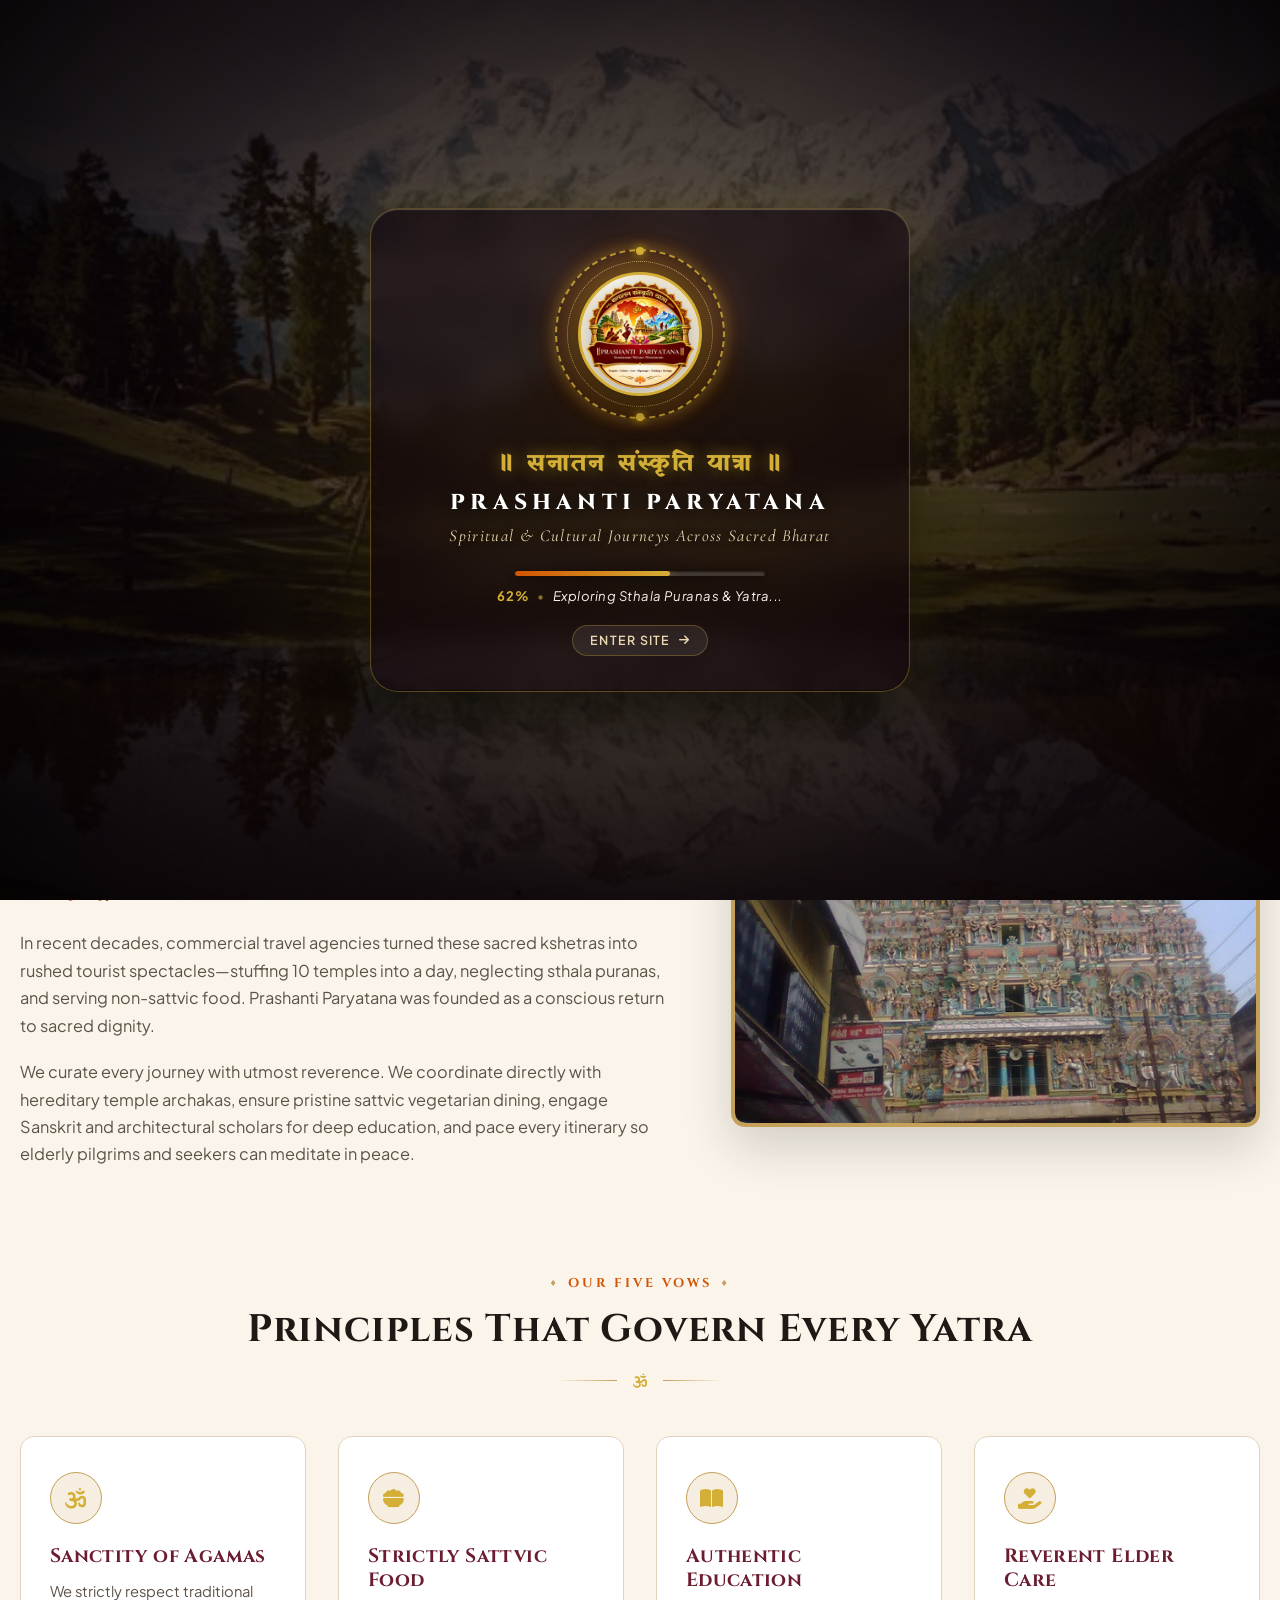
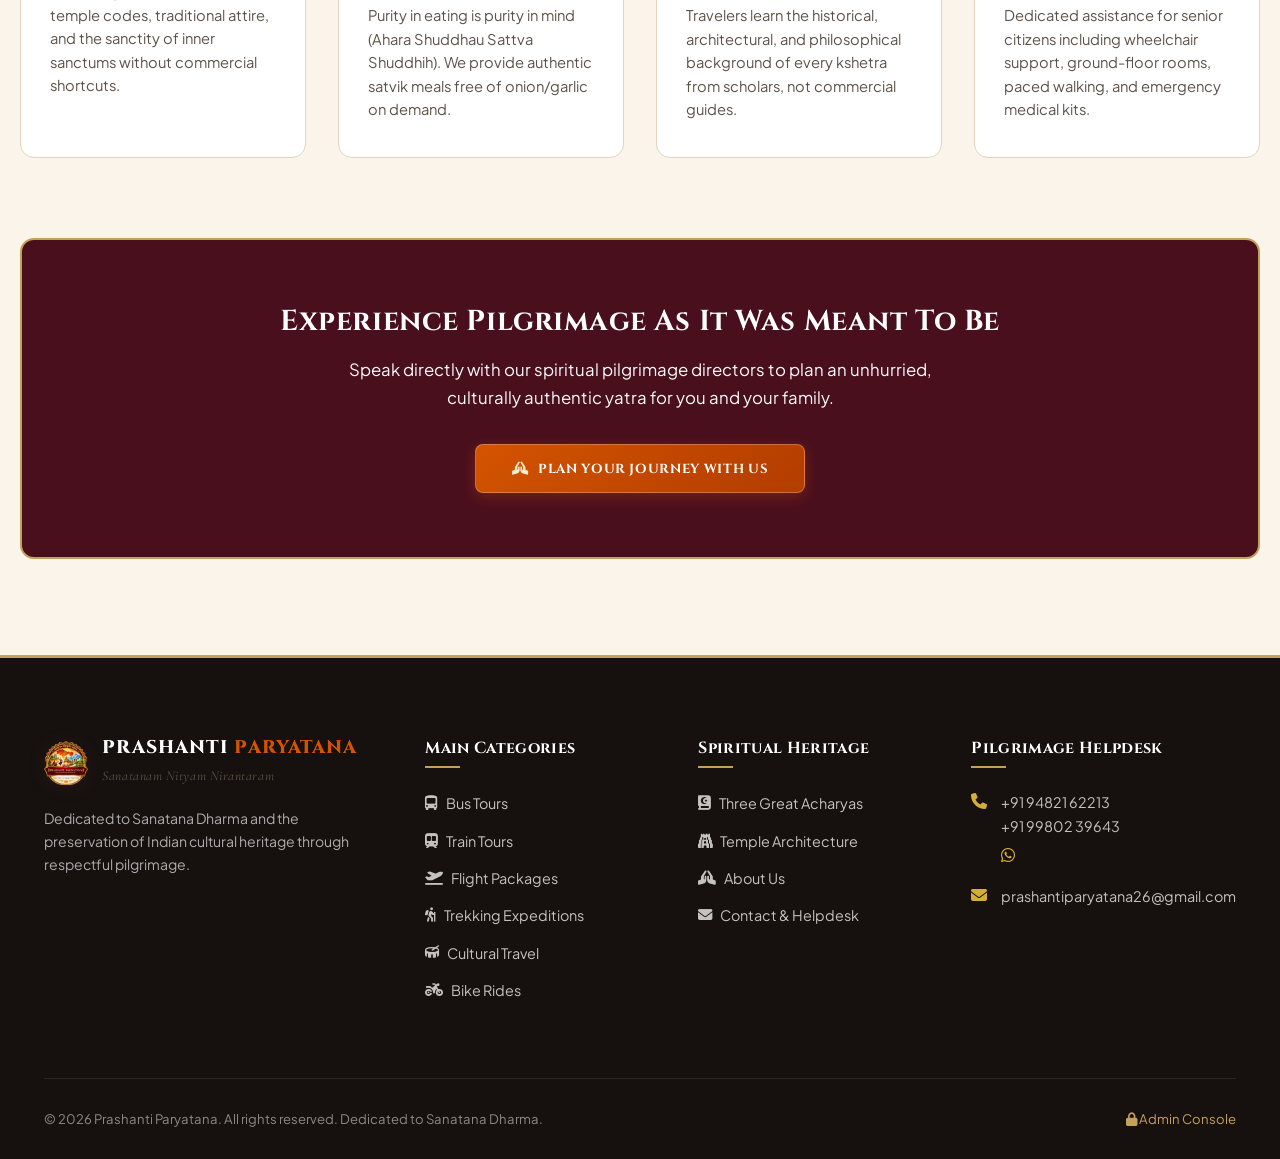
<file: about.html>
<!DOCTYPE html>
<html lang="en">
<head>
  <link rel="icon" type="image/x-icon" href="favicon.ico" />
  <link rel="apple-touch-icon" href="assets/logo.png?v=3" />
  <meta charset="UTF-8" />
  <meta name="viewport" content="width=device-width, initial-scale=1.0" />
  <title>About Us | Prashanti Paryatana</title>
  <meta name="description" content="Learn about Prashanti Paryatana, our sacred dedication to Sanatana Dharma, preserving Vedic heritage, and serving pilgrims with dignity." />

  <link rel="preconnect" href="https://fonts.googleapis.com" />
  <link rel="preconnect" href="https://fonts.gstatic.com" crossorigin />
  <link rel="stylesheet" href="https://cdnjs.cloudflare.com/ajax/libs/font-awesome/6.5.1/css/all.min.css" />

  <link rel="stylesheet" href="css/style.css" />
  <link rel="stylesheet" href="css/components.css" />
</head>
<body data-page="about">

      <!-- ================= WEBSITE LOADING PRELOADER (CINEMATIC BACKGROUND & MOVING LOGO) ================= -->
  <div id="sitePreloader" class="site-preloader" aria-label="Loading Prashanti Paryatana">
    <!-- Cinematic Background Image Crossfade Carousel -->
    <div class="preloader-bg-slideshow">
      <div class="preloader-bg-slide active" style="background-image: url('assets/loader/bg-1.jpg');"></div>
      <div class="preloader-bg-slide" style="background-image: url('assets/loader/bg-2.jpg');"></div>
      <div class="preloader-bg-slide" style="background-image: url('assets/loader/bg-3.jpg');"></div>
      <div class="preloader-bg-slide" style="background-image: url('assets/loader/bg-4.jpg');"></div>
      <div class="preloader-bg-slide" style="background-image: url('assets/loader/bg-5.jpg');"></div>
      <div class="preloader-overlay"></div>
    </div>

    <!-- Center Floating Animated Logo Badge & Content -->
    <div class="preloader-content">
      <div class="preloader-badge">
        <div class="preloader-aura-glow"></div>
        <div class="preloader-mandala-outer"></div>
        <div class="preloader-mandala-inner"></div>
        <div class="preloader-logo-wrap">
          <img src="assets/logo.png?v=3" alt="Prashanti Paryatana" class="preloader-logo" />
        </div>
      </div>

      <div class="preloader-text-group">
        <div class="preloader-sanskrit font-sanskrit-style">॥ सनातन संस्कृति यात्रा ॥</div>
        <h1 class="preloader-title">PRASHANTI PARYATANA</h1>
        <p class="preloader-tagline">Spiritual & Cultural Journeys Across Sacred Bharat</p>
      </div>

      <!-- Modern Progress Line & Counter -->
      <div class="preloader-status">
        <div class="preloader-progress-bar">
          <div id="preloaderProgressFill" class="preloader-progress-fill"></div>
        </div>
        <div class="preloader-status-text">
          <span id="preloaderPercent">0%</span>
          <span class="preloader-dot">•</span>
          <span id="preloaderPhase">Awakening Sacred Heritage...</span>
        </div>
      </div>

      <button type="button" class="preloader-skip-btn" id="preloaderSkipBtn" title="Enter Website">
        Enter Site <i class="fa-solid fa-arrow-right"></i>
      </button>
    </div>
  </div>
  </div>

<!-- Top Bar -->
  <div class="top-bar">
    <div class="container top-bar-inner">
      <div class="top-bar-left">
        <div class="top-bar-item">
          <i class="fa-solid fa-om"></i>
          <span class="font-sanskrit-style">॥ सनातन संस्कृति यात्रा ॥</span>
        </div>
        <div class="top-bar-item">
          <i class="fa-solid fa-phone"></i>
          <a href="tel:+919482162213" style="color: inherit; text-decoration: none; font-weight: 600;">+91 94821 62213</a>
          <span style="opacity: 0.5; margin: 0 4px;">/</span>
          <a href="tel:+919980239643" style="color: inherit; text-decoration: none; font-weight: 600;">+91 99802 39643</a>
        </div>
        <div class="top-bar-item">
          <i class="fa-solid fa-envelope"></i>
          <a href="mailto:prashantiparyatana26@gmail.com" style="color: inherit; text-decoration: none;">prashantiparyatana26@gmail.com</a>
        </div>
      </div>
      <div class="top-bar-right">
        <div class="top-bar-links">
          <a href="about.html" class="active">About</a>
          <a href="heritage.html">Our Heritage</a>
          <a href="acharyas.html">Acharyas</a>
          <a href="contact.html">Contact</a>
        </div>
        <a href="admin.html" class="admin-portal-link">
          <i class="fa-solid fa-lock"></i> Admin Portal
        </a>
      </div>
    </div>
  </div>

  <!-- Header -->
  <header class="site-header">
    <div class="container site-header-inner">
            <a href="index.html" class="brand-identity">
        <img src="assets/logo.png?v=3" alt="Prashanti Paryatana Logo" class="brand-logo-img" />
        <div class="brand-text-wrap">
          <span class="brand-name font-sanskrit-style">PRASHANTI <span>PARYATANA</span></span>
          <span class="brand-tagline">Sanatanam Nityam Nirantaram • Cultural Heritage</span>
        </div>
      </a>

      <!-- 5 Prominent Categories -->
      <nav class="categories-nav">
        <a href="bus-tours.html" class="category-link">
          <i class="fa-solid fa-bus-simple"></i>
          <span>Bus Tours</span>
        </a>
        <a href="train-tours.html" class="category-link">
          <i class="fa-solid fa-train-subway"></i>
          <span>Train Tours</span>
        </a>
        <a href="flight-packages.html" class="category-link">
          <i class="fa-solid fa-plane-departure"></i>
          <span>Flight Packages</span>
        </a>
        <a href="trekking-expeditions.html" class="category-link">
          <i class="fa-solid fa-person-hiking"></i>
          <span>Trekking Expeditions</span>
        </a>
        <a href="cultural.html" class="category-link">
          <i class="fa-solid fa-drum"></i>
          <span>Cultural Travel</span>
        </a>
        <a href="bike-rides.html" class="category-link">
          <i class="fa-solid fa-motorcycle"></i>
          <span>Bike Rides</span>
        </a>
      </nav>

      <div class="nav-actions">
        <button type="button" class="btn-plan-journey" onclick="openEnquiryModal('', 'Custom Pilgrimage Enquiry', 'all')">
          <i class="fa-solid fa-hands-praying"></i>
          <span>Plan Your Journey</span>
        </button>
        <button type="button" class="mobile-nav-toggle" aria-label="Toggle navigation">
          <i class="fa-solid fa-bars-staggered"></i>
        </button>
      </div>
    </div>
  </header>

  <!-- Category Hero -->
  <section class="category-hero" style="background: linear-gradient(135deg, #3A121D 0%, #170E10 100%);">
    <div class="container category-hero-content">
      <span class="section-eyebrow" style="color: var(--color-gold-bright);">Our Sacred Calling</span>
      <h1>About Prashanti Paryatana</h1>
      <p>
        Founded on the timeless ideals of Sanatana Dharma, we serve pilgrims not as commercial tourists, but as seekers walking the sacred soil of Bharatavarsha.
      </p>
    </div>
  </section>

  <!-- Main Content -->
  <main class="container" style="padding: 5rem 0 6rem 0;">
    <div class="intro-grid" style="margin-bottom: 5rem;">
      <div class="intro-text-block">
        <span class="section-eyebrow">The Origin & Vision</span>
        <h2>Why Prashanti Paryatana Exists</h2>
        <div class="decorative-divider" style="margin-left: 0; justify-content: flex-start;">
          <span></span><i class="fa-solid fa-om"></i><span></span>
        </div>
        <p class="intro-lead">
          Pilgrimage (Tirtha Yatra) is an ancient Vedic spiritual sadhana meant to quiet the mind, purify the senses, and awaken devotion.
        </p>
        <p class="intro-paragraph">
          In recent decades, commercial travel agencies turned these sacred kshetras into rushed tourist spectacles—stuffing 10 temples into a day, neglecting sthala puranas, and serving non-sattvic food. Prashanti Paryatana was founded as a conscious return to sacred dignity.
        </p>
        <p class="intro-paragraph">
          We curate every journey with utmost reverence. We coordinate directly with hereditary temple archakas, ensure pristine sattvic vegetarian dining, engage Sanskrit and architectural scholars for deep education, and pace every itinerary so elderly pilgrims and seekers can meditate in peace.
        </p>
      </div>
      <div>
        <img src="assets/temples/meenakshi.jpg" alt="Madurai Meenakshi Amman Sacred Temple Gopuram" style="border-radius: var(--radius-lg); border: 4px solid var(--color-gold); box-shadow: var(--shadow-xl); width: 100%; height: 420px; object-fit: cover;" />
      </div>
    </div>

    <!-- Guiding Principles -->
    <div class="section-header" style="max-width: 800px; margin-bottom: 3rem;">
      <span class="section-eyebrow">Our Five Vows</span>
      <h2>Principles That Govern Every Yatra</h2>
      <div class="decorative-divider">
        <span></span><i class="fa-solid fa-om"></i><span></span>
      </div>
    </div>

    <div class="why-us-grid" style="margin-bottom: 5rem;">
      <div class="why-us-card" style="background: #fff; color: var(--text-primary); border-color: var(--color-sandalwood-border);">
        <div class="why-us-icon"><i class="fa-solid fa-om"></i></div>
        <h3 style="color: var(--color-maroon);">Sanctity of Agamas</h3>
        <p style="color: var(--text-secondary);">We strictly respect traditional temple codes, traditional attire, and the sanctity of inner sanctums without commercial shortcuts.</p>
      </div>

      <div class="why-us-card" style="background: #fff; color: var(--text-primary); border-color: var(--color-sandalwood-border);">
        <div class="why-us-icon"><i class="fa-solid fa-bowl-food"></i></div>
        <h3 style="color: var(--color-maroon);">Strictly Sattvic Food</h3>
        <p style="color: var(--text-secondary);">Purity in eating is purity in mind (Ahara Shuddhau Sattva Shuddhih). We provide authentic satvik meals free of onion/garlic on demand.</p>
      </div>

      <div class="why-us-card" style="background: #fff; color: var(--text-primary); border-color: var(--color-sandalwood-border);">
        <div class="why-us-icon"><i class="fa-solid fa-book-open"></i></div>
        <h3 style="color: var(--color-maroon);">Authentic Education</h3>
        <p style="color: var(--text-secondary);">Travelers learn the historical, architectural, and philosophical background of every kshetra from scholars, not commercial guides.</p>
      </div>

      <div class="why-us-card" style="background: #fff; color: var(--text-primary); border-color: var(--color-sandalwood-border);">
        <div class="why-us-icon"><i class="fa-solid fa-hand-holding-heart"></i></div>
        <h3 style="color: var(--color-maroon);">Reverent Elder Care</h3>
        <p style="color: var(--text-secondary);">Dedicated assistance for senior citizens including wheelchair support, ground-floor rooms, paced walking, and emergency medical kits.</p>
      </div>
    </div>

    <div style="text-align: center; background: var(--color-maroon-deep); color: #fff; padding: 4rem 2rem; border-radius: var(--radius-lg); border: 2px solid var(--color-gold);">
      <h3 style="color: #fff; font-size: 1.8rem; margin-bottom: 1rem;">Experience Pilgrimage As It Was Meant To Be</h3>
      <p style="color: var(--color-sandalwood-light); max-width: 650px; margin: 0 auto 2rem auto; font-size: 1.05rem;">
        Speak directly with our spiritual pilgrimage directors to plan an unhurried, culturally authentic yatra for you and your family.
      </p>
      <button type="button" class="btn-plan-journey" onclick="openEnquiryModal('', 'Custom Yatra Consultation', 'all')" style="padding: 0.9rem 2.2rem;">
        <i class="fa-solid fa-hands-praying"></i> Plan Your Journey With Us
      </button>
    </div>
  </main>

  <!-- Footer -->
  <footer class="site-footer">
    <div class="container">
      <div class="footer-top-grid">
        <div class="footer-col footer-brand-col">
                    <div class="brand-identity" style="margin-bottom: 1rem;">
            <img src="assets/logo.png?v=3" alt="Prashanti Paryatana Logo" class="brand-logo-img" style="width: 44px; height: 44px;" />
            <div class="brand-text-wrap">
              <span class="brand-name font-sanskrit-style" style="font-size: 1.15rem; color:#fff;">PRASHANTI <span>PARYATANA</span></span>
              <span class="brand-tagline">Sanatanam Nityam Nirantaram</span>
            </div>
          </div>
          <p>Dedicated to Sanatana Dharma and the preservation of Indian cultural heritage through respectful pilgrimage.</p>
        </div>
        <div class="footer-col">
          <h4>Main Categories</h4>
          <ul class="footer-links-list">
            <li><a href="bus-tours.html"><i class="fa-solid fa-bus-simple"></i> Bus Tours</a></li>
            <li><a href="train-tours.html"><i class="fa-solid fa-train-subway"></i> Train Tours</a></li>
            <li><a href="flight-packages.html"><i class="fa-solid fa-plane-departure"></i> Flight Packages</a></li>
            <li><a href="trekking-expeditions.html"><i class="fa-solid fa-person-hiking"></i> Trekking Expeditions</a></li>
            <li><a href="cultural.html"><i class="fa-solid fa-drum"></i> Cultural Travel</a></li>
            <li><a href="bike-rides.html"><i class="fa-solid fa-motorcycle"></i> Bike Rides</a></li>
          </ul>
        </div>
        <div class="footer-col">
          <h4>Spiritual Heritage</h4>
          <ul class="footer-links-list">
            <li><a href="acharyas.html"><i class="fa-solid fa-book-quran"></i> Three Great Acharyas</a></li>
            <li><a href="heritage.html"><i class="fa-solid fa-gopuram"></i> Temple Architecture</a></li>
            <li><a href="about.html"><i class="fa-solid fa-hands-praying"></i> About Us</a></li>
            <li><a href="contact.html"><i class="fa-solid fa-envelope"></i> Contact & Helpdesk</a></li>
          </ul>
        </div>
        <div class="footer-col">
          <h4>Pilgrimage Helpdesk</h4>
          <div class="footer-contact-item">
            <i class="fa-solid fa-phone"></i>
            <div>
              <a href="tel:+919482162213" style="color: inherit; text-decoration: none;">+91 94821 62213</a><br />
              <a href="tel:+919980239643" style="color: inherit; text-decoration: none;">+91 99802 39643</a><br />
              <a href="https://wa.me/919980239643?text=Namaskaram!%20I%20would%20like%20to%20enquire%20about%20a%20yatra." target="_blank" rel="noopener noreferrer" style="color: #25D366; text-decoration: none; font-size: 1.35rem; display: inline-flex; align-items: center; margin-top: 0.35rem; transition: transform 0.2s ease;" title="Chat on WhatsApp" aria-label="Chat on WhatsApp">
                <i class="fa-brands fa-whatsapp"></i>
              </a>
            </div>
          </div>
          <div class="footer-contact-item">
            <i class="fa-solid fa-envelope"></i>
            <div>
              <a href="mailto:prashantiparyatana26@gmail.com" style="color: inherit; text-decoration: none;">prashantiparyatana26@gmail.com</a>
            </div>
          </div>
        </div>
      </div>
      <div class="footer-bottom">
        <div class="footer-bottom-inner">
          <p>© 2026 Prashanti Paryatana. All rights reserved. Dedicated to Sanatana Dharma.</p>
          <a href="admin.html" style="color: var(--color-gold);"><i class="fa-solid fa-lock"></i> Admin Console</a>
        </div>
      </div>
    </div>
  </footer>

  <!-- Modal & Mobile Drawer -->
  <div id="enquiryModal" class="modal-backdrop">
    <div class="modal-dialog">
      <div class="modal-header">
        <h3><i class="fa-solid fa-hands-praying" style="color: var(--color-gold-bright); margin-right: 0.5rem;"></i> Plan Your Sacred Journey</h3>
        <button type="button" class="modal-close-btn">&times;</button>
      </div>
      <div class="modal-body">
        <!-- Direct Quick Contact Pill -->
        <div class="modal-quick-contact" style="display: flex; align-items: center; justify-content: space-between; flex-wrap: wrap; gap: 0.5rem; background: var(--color-sandalwood-light); border: 1px solid var(--color-gold); border-radius: var(--radius-sm); padding: 0.6rem 0.9rem; margin-bottom: 1.2rem; font-size: 0.82rem;">
          <div style="display: flex; align-items: center; gap: 0.4rem;">
            <i class="fa-solid fa-phone" style="color: var(--color-saffron);"></i>
            <span style="font-weight: 600; color: var(--color-maroon);">Call:</span>
            <a href="tel:+919482162213" style="color: var(--color-maroon); font-weight: 700; text-decoration: none;">+91 94821 62213</a>
            <span style="opacity: 0.5;">/</span>
            <a href="tel:+919980239643" style="color: var(--color-maroon); font-weight: 700; text-decoration: none;">+91 99802 39643</a>
          </div>
          <div style="display: flex; align-items: center; gap: 0.6rem;">
            <a href="https://wa.me/919980239643?text=Namaskaram!%20I%20have%20an%20enquiry%20regarding%20pilgrimage." target="_blank" rel="noopener noreferrer" style="color: #25D366; text-decoration: none; display: inline-flex; align-items: center; font-size: 1.25rem; transition: transform 0.2s ease;" title="Chat on WhatsApp" aria-label="Chat on WhatsApp">
              <i class="fa-brands fa-whatsapp"></i>
            </a>
            <span style="opacity: 0.4;">|</span>
            <a href="mailto:prashantiparyatana26@gmail.com" style="color: var(--color-maroon); font-weight: 600; text-decoration: none;">prashantiparyatana26@gmail.com</a>
          </div>
        </div>
        <div id="enquiryFormContainer">
          <form id="enquiryForm">
            <div class="form-grid-2">
              <div class="form-group">
                <label class="form-label">Full Name <span class="req">*</span></label>
                <input type="text" name="fullName" class="form-control" required />
              </div>
              <div class="form-group">
                <label class="form-label">Email Address <span class="req">*</span></label>
                <input type="email" name="email" class="form-control" required />
              </div>
            </div>
            <div class="form-grid-2">
              <div class="form-group">
                <label class="form-label">Mobile Number <span class="req">*</span></label>
                <input type="tel" name="phone" class="form-control" required />
              </div>
              <div class="form-group">
                <label class="form-label">Starting Location</label>
                <input type="text" name="startingLocation" class="form-control" />
              </div>
            </div>
            <div class="form-grid-2">
              <div class="form-group">
                <label class="form-label">Category</label>
                <select name="category" id="enqCategorySelect" class="form-control">
                  <option value="all">Any Category</option>
                  <option value="bus">Bus Tours</option>
                  <option value="train">Train Tours</option>
                  <option value="flight">Flight Packages</option>
                  <option value="trekking">Trekking Expeditions</option>
                  <option value="cultural">Cultural Travel</option>
                  <option value="bike">Bike Rides</option>
                </select>
              </div>
              <div class="form-group">
                <label class="form-label">Preferred Package</label>
                <select name="preferredPackage" id="enqPackageSelect" class="form-control"></select>
              </div>
            </div>
            <div class="form-grid-2">
              <div class="form-group">
                <label class="form-label">Departure Date <span class="req">*</span></label>
                <input type="date" name="departureDate" class="form-control" required />
              </div>
              <div class="form-group">
                <label class="form-label">Travellers <span class="req">*</span></label>
                <input type="number" name="travellers" min="1" max="40" class="form-control" value="2" required />
              </div>
            </div>
            <div class="form-group">
              <label class="form-label">Special Requirements</label>
              <textarea name="requirements" class="form-control"></textarea>
            </div>
            <button type="submit" class="form-submit-btn">
              <i class="fa-solid fa-paper-plane"></i> Submit Travel Enquiry
            </button>
          </form>
        </div>
        <div id="enquiryConfirmationContainer" class="enquiry-confirmation" style="display: none;">
          <div class="confirmation-badge-icon"><i class="fa-solid fa-check"></i></div>
          <h3 style="color: var(--color-maroon);">Enquiry Registered!</h3>
          <div class="reference-display-box">
            <div id="confirmationRefCode" class="reference-code">PP-2026-YTR-0000</div>
          </div>
          <button type="button" class="btn-quick-enquire" onclick="closeEnquiryModal()">Close</button>
        </div>
      </div>
    </div>
  </div>

  <!-- Mobile Drawer -->
  <div class="mobile-drawer">
    <div class="mobile-drawer-content">
      <div class="mobile-drawer-header">
        <span class="brand-name" style="font-size: 1.1rem;">Prashanti <span>Paryatana</span></span>
        <button type="button" class="mobile-drawer-close" style="background:none; border:none; font-size: 1.4rem;">&times;</button>
      </div>
      <div class="mobile-drawer-links">
        <a href="bus-tours.html" class="mobile-nav-item"><i class="fa-solid fa-bus-simple"></i> Bus Tours</a>
        <a href="train-tours.html" class="mobile-nav-item"><i class="fa-solid fa-train-subway"></i> Train Tours</a>
        <a href="flight-packages.html" class="mobile-nav-item"><i class="fa-solid fa-plane-departure"></i> Flight Packages</a>
        <a href="trekking-expeditions.html" class="mobile-nav-item"><i class="fa-solid fa-person-hiking"></i> Trekking Expeditions</a>
        <a href="cultural.html" class="mobile-nav-item"><i class="fa-solid fa-drum"></i> Cultural Travel</a>
        <a href="bike-rides.html" class="mobile-nav-item"><i class="fa-solid fa-motorcycle"></i> Bike Rides</a>
        <a href="index.html" class="mobile-nav-item"><i class="fa-solid fa-house"></i> Home</a>
      </div>
    </div>
  </div>

  <script src="js/data.js"></script>
  <script src="js/app.js"></script>
</body>
</html>
</file>
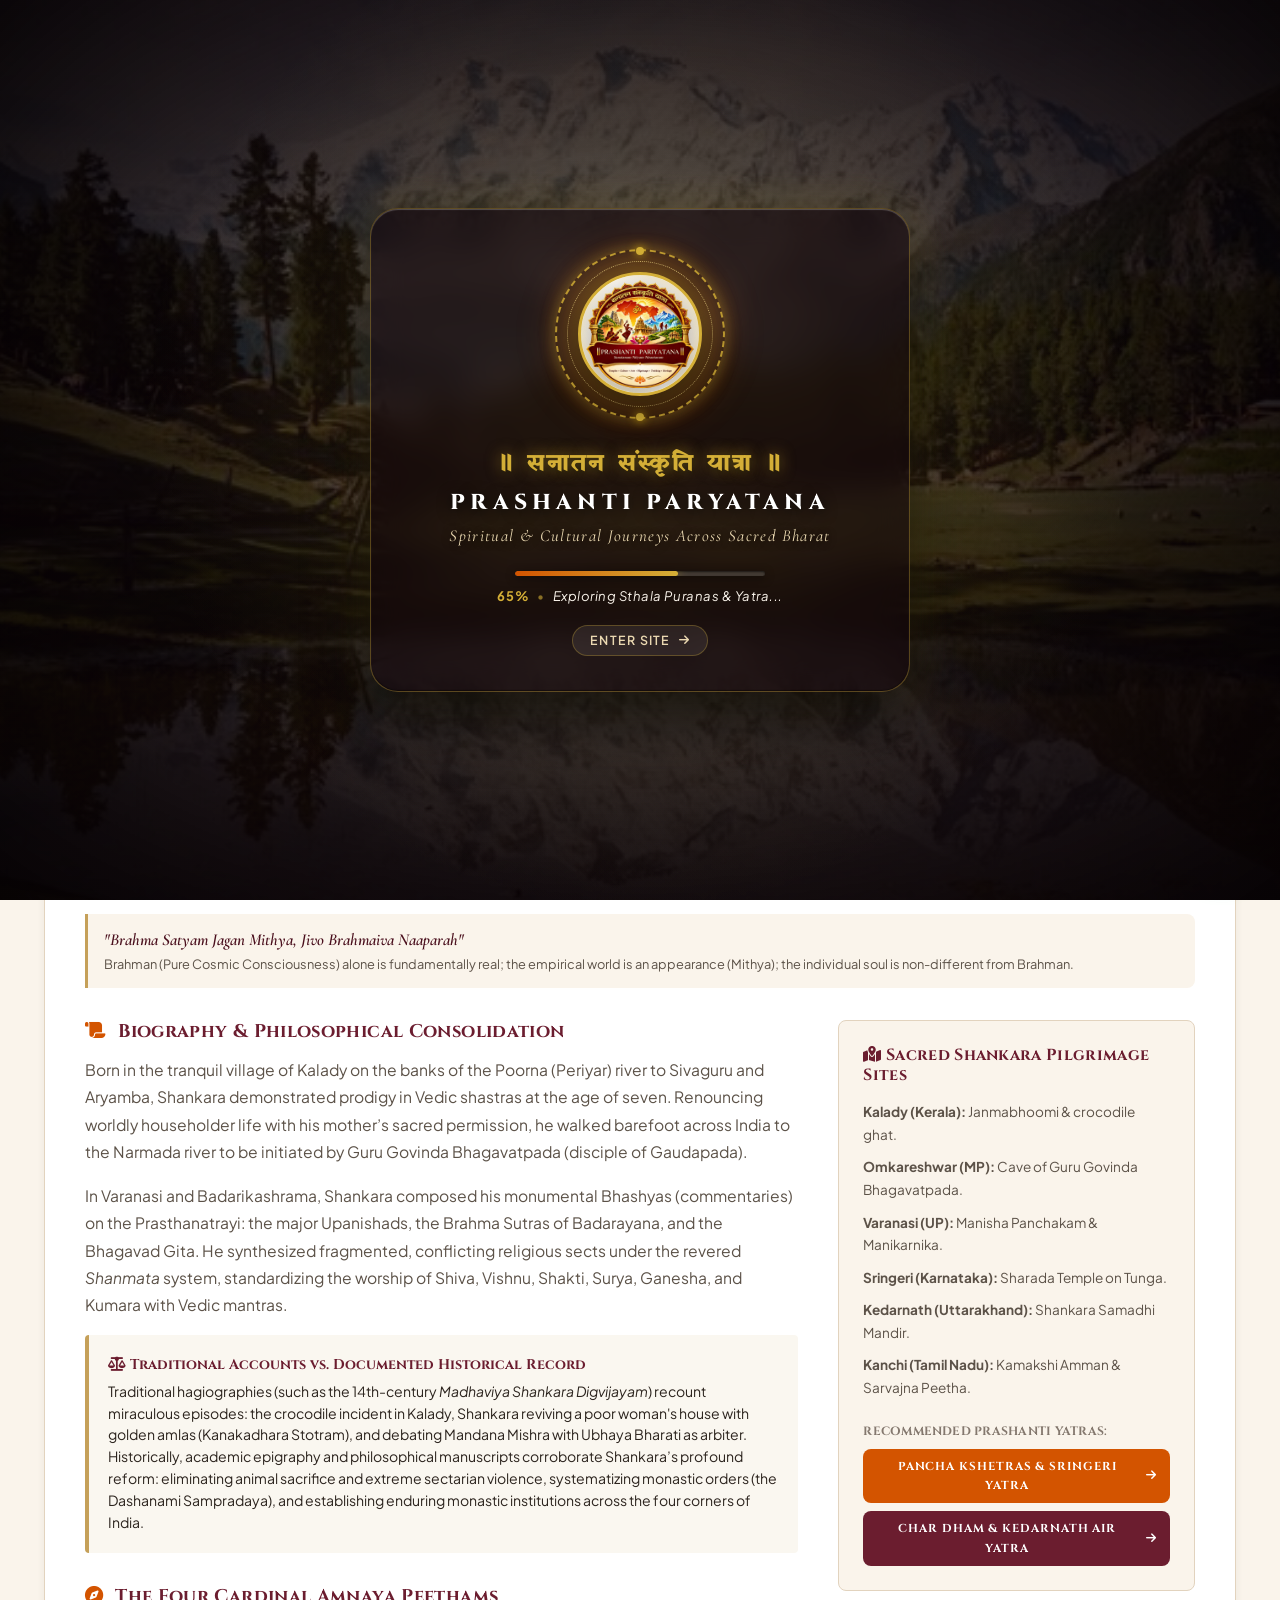
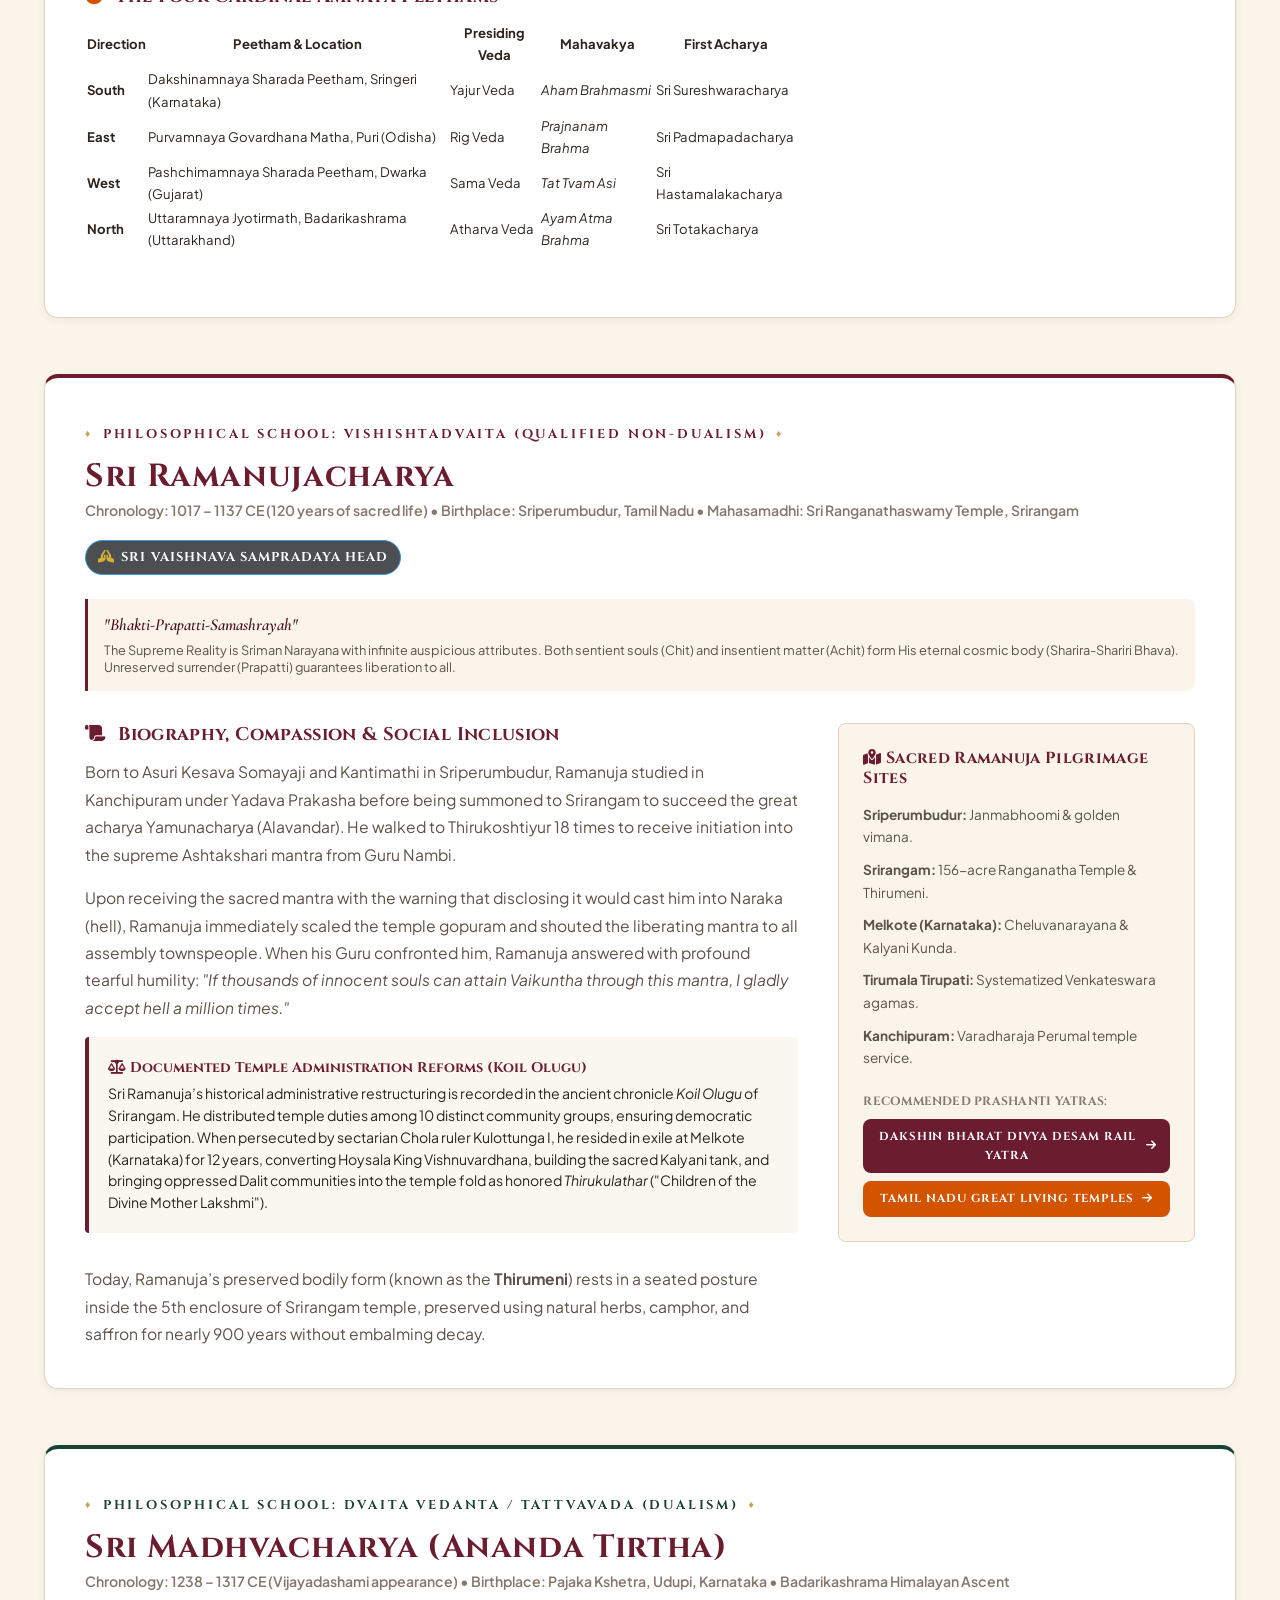
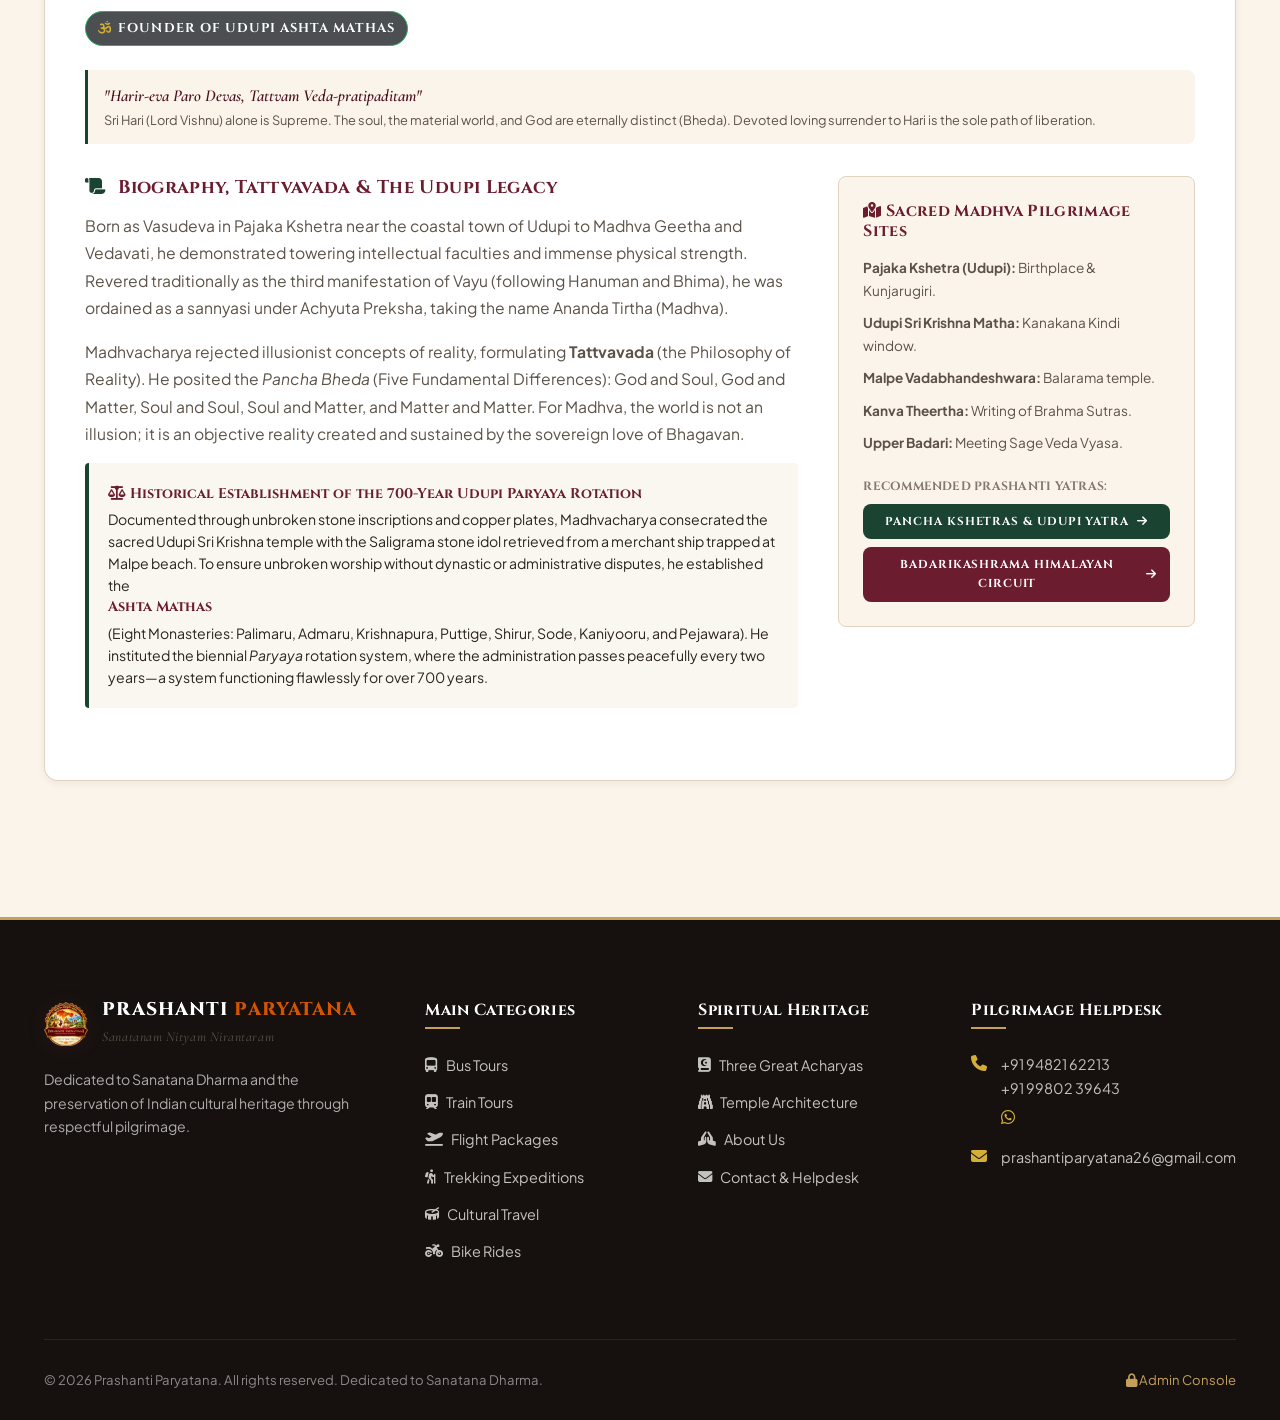
<file: acharyas.html>
<!DOCTYPE html>
<html lang="en">
<head>
  <link rel="icon" type="image/x-icon" href="favicon.ico" />
  <link rel="apple-touch-icon" href="assets/logo.png?v=3" />
  <meta charset="UTF-8" />
  <meta name="viewport" content="width=device-width, initial-scale=1.0" />
  <title>The Three Great Acharyas | Prashanti Paryatana</title>
  <meta name="description" content="Explore the philosophical systems, historical lives, and sacred pilgrimage routes of Adi Shankaracharya, Sri Ramanujacharya, and Sri Madhvacharya." />

  <link rel="preconnect" href="https://fonts.googleapis.com" />
  <link rel="preconnect" href="https://fonts.gstatic.com" crossorigin />
  <link rel="stylesheet" href="https://cdnjs.cloudflare.com/ajax/libs/font-awesome/6.5.1/css/all.min.css" />

  <link rel="stylesheet" href="css/style.css" />
  <link rel="stylesheet" href="css/components.css" />
</head>
<body data-page="acharyas">

      <!-- ================= WEBSITE LOADING PRELOADER (CINEMATIC BACKGROUND & MOVING LOGO) ================= -->
  <div id="sitePreloader" class="site-preloader" aria-label="Loading Prashanti Paryatana">
    <!-- Cinematic Background Image Crossfade Carousel -->
    <div class="preloader-bg-slideshow">
      <div class="preloader-bg-slide active" style="background-image: url('assets/loader/bg-1.jpg');"></div>
      <div class="preloader-bg-slide" style="background-image: url('assets/loader/bg-2.jpg');"></div>
      <div class="preloader-bg-slide" style="background-image: url('assets/loader/bg-3.jpg');"></div>
      <div class="preloader-bg-slide" style="background-image: url('assets/loader/bg-4.jpg');"></div>
      <div class="preloader-bg-slide" style="background-image: url('assets/loader/bg-5.jpg');"></div>
      <div class="preloader-overlay"></div>
    </div>

    <!-- Center Floating Animated Logo Badge & Content -->
    <div class="preloader-content">
      <div class="preloader-badge">
        <div class="preloader-aura-glow"></div>
        <div class="preloader-mandala-outer"></div>
        <div class="preloader-mandala-inner"></div>
        <div class="preloader-logo-wrap">
          <img src="assets/logo.png?v=3" alt="Prashanti Paryatana" class="preloader-logo" />
        </div>
      </div>

      <div class="preloader-text-group">
        <div class="preloader-sanskrit font-sanskrit-style">॥ सनातन संस्कृति यात्रा ॥</div>
        <h1 class="preloader-title">PRASHANTI PARYATANA</h1>
        <p class="preloader-tagline">Spiritual & Cultural Journeys Across Sacred Bharat</p>
      </div>

      <!-- Modern Progress Line & Counter -->
      <div class="preloader-status">
        <div class="preloader-progress-bar">
          <div id="preloaderProgressFill" class="preloader-progress-fill"></div>
        </div>
        <div class="preloader-status-text">
          <span id="preloaderPercent">0%</span>
          <span class="preloader-dot">•</span>
          <span id="preloaderPhase">Awakening Sacred Heritage...</span>
        </div>
      </div>

      <button type="button" class="preloader-skip-btn" id="preloaderSkipBtn" title="Enter Website">
        Enter Site <i class="fa-solid fa-arrow-right"></i>
      </button>
    </div>
  </div>
  </div>

<!-- Top Bar -->
  <div class="top-bar">
    <div class="container top-bar-inner">
      <div class="top-bar-left">
        <div class="top-bar-item">
          <i class="fa-solid fa-om"></i>
          <span class="font-sanskrit-style">॥ सनातन संस्कृति यात्रा ॥</span>
        </div>
        <div class="top-bar-item">
          <i class="fa-solid fa-phone"></i>
          <a href="tel:+919482162213" style="color: inherit; text-decoration: none; font-weight: 600;">+91 94821 62213</a>
          <span style="opacity: 0.5; margin: 0 4px;">/</span>
          <a href="tel:+919980239643" style="color: inherit; text-decoration: none; font-weight: 600;">+91 99802 39643</a>
        </div>
        <div class="top-bar-item">
          <i class="fa-solid fa-envelope"></i>
          <a href="mailto:prashantiparyatana26@gmail.com" style="color: inherit; text-decoration: none;">prashantiparyatana26@gmail.com</a>
        </div>
      </div>
      <div class="top-bar-right">
        <div class="top-bar-links">
          <a href="about.html">About</a>
          <a href="heritage.html">Our Heritage</a>
          <a href="acharyas.html" class="active">Acharyas</a>
          <a href="contact.html">Contact</a>
        </div>
        <a href="admin.html" class="admin-portal-link">
          <i class="fa-solid fa-lock"></i> Admin Portal
        </a>
      </div>
    </div>
  </div>

  <!-- Header -->
  <header class="site-header">
    <div class="container site-header-inner">
            <a href="index.html" class="brand-identity">
        <img src="assets/logo.png?v=3" alt="Prashanti Paryatana Logo" class="brand-logo-img" />
        <div class="brand-text-wrap">
          <span class="brand-name font-sanskrit-style">PRASHANTI <span>PARYATANA</span></span>
          <span class="brand-tagline">Sanatanam Nityam Nirantaram • Cultural Heritage</span>
        </div>
      </a>

      <!-- 5 Prominent Categories -->
      <nav class="categories-nav">
        <a href="bus-tours.html" class="category-link">
          <i class="fa-solid fa-bus-simple"></i>
          <span>Bus Tours</span>
        </a>
        <a href="train-tours.html" class="category-link">
          <i class="fa-solid fa-train-subway"></i>
          <span>Train Tours</span>
        </a>
        <a href="flight-packages.html" class="category-link">
          <i class="fa-solid fa-plane-departure"></i>
          <span>Flight Packages</span>
        </a>
        <a href="trekking-expeditions.html" class="category-link">
          <i class="fa-solid fa-person-hiking"></i>
          <span>Trekking Expeditions</span>
        </a>
        <a href="cultural.html" class="category-link">
          <i class="fa-solid fa-drum"></i>
          <span>Cultural Travel</span>
        </a>
        <a href="bike-rides.html" class="category-link">
          <i class="fa-solid fa-motorcycle"></i>
          <span>Bike Rides</span>
        </a>
      </nav>

      <div class="nav-actions">
        <button type="button" class="btn-plan-journey" onclick="openEnquiryModal('', 'Acharya Heritage Pilgrimage', 'all')">
          <i class="fa-solid fa-hands-praying"></i>
          <span>Plan Your Journey</span>
        </button>
        <button type="button" class="mobile-nav-toggle" aria-label="Toggle navigation">
          <i class="fa-solid fa-bars-staggered"></i>
        </button>
      </div>
    </div>
  </header>

  <!-- Hero Section -->
  <section class="category-hero" style="background: linear-gradient(135deg, var(--color-maroon-deep) 0%, #170E10 100%);">
    <div class="container category-hero-content">
      <span class="section-eyebrow" style="color: var(--color-gold-bright);">Vedic Wisdom & Philosophy</span>
      <h1>The Three Great Acharyas</h1>
      <p>
        The intellectual and spiritual architecture of Sanatana Dharma was synthesized by three transcendent philosopher-saints: Adi Shankaracharya, Sri Ramanujacharya, and Sri Madhvacharya. Explore their life histories, theological schools, and the sacred pilgrimage circuits they blessed.
      </p>
    </div>
  </section>

  <!-- Navigation Anchors -->
  <div class="container filter-bar-wrap">
    <div class="filter-bar" style="justify-content: center; gap: 1.5rem;">
      <a href="#adi-shankara" class="filter-pill active">Adi Shankaracharya (Advaita)</a>
      <a href="#ramanujacharya" class="filter-pill">Sri Ramanujacharya (Vishishtadvaita)</a>
      <a href="#madhvacharya" class="filter-pill">Sri Madhvacharya (Dvaita)</a>
    </div>
  </div>

  <!-- Main Content: The Three Acharyas In-Depth -->
  <main class="container" style="padding-bottom: 6rem;">

    <!-- ================= 1. ADI SHANKARACHARYA ================= -->
    <article id="adi-shankara" class="detail-section-block" style="border-top: 4px solid var(--color-saffron);">
      <div style="display: flex; justify-content: space-between; align-items: flex-start; flex-wrap: wrap; gap: 1rem; margin-bottom: 1.5rem;">
        <div>
          <span class="section-eyebrow">Philosophical School: Advaita Vedanta (Non-Dualism)</span>
          <h2 style="color: var(--color-maroon); font-size: 2rem;">Adi Shankaracharya</h2>
          <span style="font-size: 0.88rem; color: var(--text-muted); font-weight: 600;">
            Chronology: c. 788 – 820 CE (Traditional Matha reckoning: 509 – 477 BCE) • Birthplace: Kalady, Kerala • Mahasamadhi: Kedarnath, Himalayas
          </span>
        </div>
        <span class="package-card-badge cat-bus" style="position: static; font-size: 0.8rem;">
          <i class="fa-solid fa-sun"></i> Dakshinamnaya Peetham Lineage
        </span>
      </div>

      <div class="acharya-quote-box" style="margin: 1.5rem 0;">
        <div class="acharya-quote">"Brahma Satyam Jagan Mithya, Jivo Brahmaiva Naaparah"</div>
        <div class="acharya-trans">Brahman (Pure Cosmic Consciousness) alone is fundamentally real; the empirical world is an appearance (Mithya); the individual soul is non-different from Brahman.</div>
      </div>

      <div class="detail-grid" style="grid-template-columns: 2fr 1fr; gap: 2.5rem; margin-top: 2rem;">
        <div>
          <h4 style="color: var(--color-maroon); margin-bottom: 0.8rem; font-size: 1.15rem;">
            <i class="fa-solid fa-scroll" style="color: var(--color-saffron); margin-right: 0.4rem;"></i> Biography & Philosophical Consolidation
          </h4>
          <p class="detail-body-text" style="margin-bottom: 1rem;">
            Born in the tranquil village of Kalady on the banks of the Poorna (Periyar) river to Sivaguru and Aryamba, Shankara demonstrated prodigy in Vedic shastras at the age of seven. Renouncing worldly householder life with his mother’s sacred permission, he walked barefoot across India to the Narmada river to be initiated by Guru Govinda Bhagavatpada (disciple of Gaudapada).
          </p>
          <p class="detail-body-text" style="margin-bottom: 1rem;">
            In Varanasi and Badarikashrama, Shankara composed his monumental Bhashyas (commentaries) on the Prasthanatrayi: the major Upanishads, the Brahma Sutras of Badarayana, and the Bhagavad Gita. He synthesized fragmented, conflicting religious sects under the revered <em>Shanmata</em> system, standardizing the worship of Shiva, Vishnu, Shakti, Surya, Ganesha, and Kumara with Vedic mantras.
          </p>

          <!-- Historical Distinction Note -->
          <div class="artist-disclaimer-notice" style="border-left-color: var(--color-gold); background: #FAF7F0;">
            <strong><i class="fa-solid fa-scale-balanced"></i> Traditional Accounts vs. Documented Historical Record</strong>
            Traditional hagiographies (such as the 14th-century <em>Madhaviya Shankara Digvijayam</em>) recount miraculous episodes: the crocodile incident in Kalady, Shankara reviving a poor woman's house with golden amlas (Kanakadhara Stotram), and debating Mandana Mishra with Ubhaya Bharati as arbiter. Historically, academic epigraphy and philosophical manuscripts corroborate Shankara’s profound reform: eliminating animal sacrifice and extreme sectarian violence, systematizing monastic orders (the Dashanami Sampradaya), and establishing enduring monastic institutions across the four corners of India.
          </div>

          <h4 style="color: var(--color-maroon); margin: 1.5rem 0 0.8rem 0; font-size: 1.15rem;">
            <i class="fa-solid fa-compass" style="color: var(--color-saffron); margin-right: 0.4rem;"></i> The Four Cardinal Amnaya Peethams
          </h4>
          <div style="overflow-x: auto;">
            <table class="admin-table" style="font-size: 0.82rem; margin-bottom: 1.5rem;">
              <thead>
                <tr>
                  <th>Direction</th>
                  <th>Peetham & Location</th>
                  <th>Presiding Veda</th>
                  <th>Mahavakya</th>
                  <th>First Acharya</th>
                </tr>
              </thead>
              <tbody>
                <tr>
                  <td><strong>South</strong></td>
                  <td>Dakshinamnaya Sharada Peetham, Sringeri (Karnataka)</td>
                  <td>Yajur Veda</td>
                  <td><em>Aham Brahmasmi</em></td>
                  <td>Sri Sureshwaracharya</td>
                </tr>
                <tr>
                  <td><strong>East</strong></td>
                  <td>Purvamnaya Govardhana Matha, Puri (Odisha)</td>
                  <td>Rig Veda</td>
                  <td><em>Prajnanam Brahma</em></td>
                  <td>Sri Padmapadacharya</td>
                </tr>
                <tr>
                  <td><strong>West</strong></td>
                  <td>Pashchimamnaya Sharada Peetham, Dwarka (Gujarat)</td>
                  <td>Sama Veda</td>
                  <td><em>Tat Tvam Asi</em></td>
                  <td>Sri Hastamalakacharya</td>
                </tr>
                <tr>
                  <td><strong>North</strong></td>
                  <td>Uttaramnaya Jyotirmath, Badarikashrama (Uttarakhand)</td>
                  <td>Atharva Veda</td>
                  <td><em>Ayam Atma Brahma</em></td>
                  <td>Sri Totakacharya</td>
                </tr>
              </tbody>
            </table>
          </div>
        </div>

        <div>
          <div style="background: var(--color-sandalwood); padding: 1.5rem; border-radius: var(--radius-md); border: 1px solid var(--color-sandalwood-border);">
            <h4 style="font-size: 1rem; color: var(--color-maroon); margin-bottom: 1rem;">
              <i class="fa-solid fa-map-location-dot"></i> Sacred Shankara Pilgrimage Sites
            </h4>
            <ul style="display: flex; flex-direction: column; gap: 0.6rem; font-size: 0.85rem; color: var(--text-secondary); margin-bottom: 1.5rem;">
              <li><strong>Kalady (Kerala):</strong> Janmabhoomi & crocodile ghat.</li>
              <li><strong>Omkareshwar (MP):</strong> Cave of Guru Govinda Bhagavatpada.</li>
              <li><strong>Varanasi (UP):</strong> Manisha Panchakam & Manikarnika.</li>
              <li><strong>Sringeri (Karnataka):</strong> Sharada Temple on Tunga.</li>
              <li><strong>Kedarnath (Uttarakhand):</strong> Shankara Samadhi Mandir.</li>
              <li><strong>Kanchi (Tamil Nadu):</strong> Kamakshi Amman & Sarvajna Peetha.</li>
            </ul>

            <h5 style="font-family: var(--font-heading); font-size: 0.75rem; text-transform: uppercase; color: var(--text-muted); margin-bottom: 0.6rem;">
              Recommended Prashanti Yatras:
            </h5>
            <div style="display: flex; flex-direction: column; gap: 0.5rem;">
              <a href="package-detail.html?id=bus-sringeri-udupi" class="btn-explore" style="font-size: 0.72rem; padding: 0.5rem 0.8rem; background: var(--color-saffron);">
                <span>Pancha Kshetras & Sringeri Yatra</span> <i class="fa-solid fa-arrow-right"></i>
              </a>
              <a href="package-detail.html?id=flight-char-dham-himalaya" class="btn-explore" style="font-size: 0.72rem; padding: 0.5rem 0.8rem; background: var(--color-maroon);">
                <span>Char Dham & Kedarnath Air Yatra</span> <i class="fa-solid fa-arrow-right"></i>
              </a>
            </div>
          </div>
        </div>
      </div>
    </article>

    <!-- ================= 2. SRI RAMANUJACHARYA ================= -->
    <article id="ramanujacharya" class="detail-section-block" style="border-top: 4px solid var(--color-maroon); margin-top: 3.5rem;">
      <div style="display: flex; justify-content: space-between; align-items: flex-start; flex-wrap: wrap; gap: 1rem; margin-bottom: 1.5rem;">
        <div>
          <span class="section-eyebrow" style="color: var(--color-maroon);">Philosophical School: Vishishtadvaita (Qualified Non-Dualism)</span>
          <h2 style="color: var(--color-maroon); font-size: 2rem;">Sri Ramanujacharya</h2>
          <span style="font-size: 0.88rem; color: var(--text-muted); font-weight: 600;">
            Chronology: 1017 – 1137 CE (120 years of sacred life) • Birthplace: Sriperumbudur, Tamil Nadu • Mahasamadhi: Sri Ranganathaswamy Temple, Srirangam
          </span>
        </div>
        <span class="package-card-badge cat-train" style="position: static; font-size: 0.8rem;">
          <i class="fa-solid fa-hands-praying"></i> Sri Vaishnava Sampradaya Head
        </span>
      </div>

      <div class="acharya-quote-box" style="margin: 1.5rem 0; border-left-color: var(--color-maroon);">
        <div class="acharya-quote">"Bhakti-Prapatti-Samashrayah"</div>
        <div class="acharya-trans">The Supreme Reality is Sriman Narayana with infinite auspicious attributes. Both sentient souls (Chit) and insentient matter (Achit) form His eternal cosmic body (Sharira-Shariri Bhava). Unreserved surrender (Prapatti) guarantees liberation to all.</div>
      </div>

      <div class="detail-grid" style="grid-template-columns: 2fr 1fr; gap: 2.5rem; margin-top: 2rem;">
        <div>
          <h4 style="color: var(--color-maroon); margin-bottom: 0.8rem; font-size: 1.15rem;">
            <i class="fa-solid fa-scroll" style="color: var(--color-maroon); margin-right: 0.4rem;"></i> Biography, Compassion & Social Inclusion
          </h4>
          <p class="detail-body-text" style="margin-bottom: 1rem;">
            Born to Asuri Kesava Somayaji and Kantimathi in Sriperumbudur, Ramanuja studied in Kanchipuram under Yadava Prakasha before being summoned to Srirangam to succeed the great acharya Yamunacharya (Alavandar). He walked to Thirukoshtiyur 18 times to receive initiation into the supreme Ashtakshari mantra from Guru Nambi.
          </p>
          <p class="detail-body-text" style="margin-bottom: 1rem;">
            Upon receiving the sacred mantra with the warning that disclosing it would cast him into Naraka (hell), Ramanuja immediately scaled the temple gopuram and shouted the liberating mantra to all assembly townspeople. When his Guru confronted him, Ramanuja answered with profound tearful humility: <em>"If thousands of innocent souls can attain Vaikuntha through this mantra, I gladly accept hell a million times."</em>
          </p>

          <div class="artist-disclaimer-notice" style="border-left-color: var(--color-maroon); background: #FAF7F0;">
            <strong><i class="fa-solid fa-scale-balanced"></i> Documented Temple Administration Reforms (Koil Olugu)</strong>
            Sri Ramanuja’s historical administrative restructuring is recorded in the ancient chronicle <em>Koil Olugu</em> of Srirangam. He distributed temple duties among 10 distinct community groups, ensuring democratic participation. When persecuted by sectarian Chola ruler Kulottunga I, he resided in exile at Melkote (Karnataka) for 12 years, converting Hoysala King Vishnuvardhana, building the sacred Kalyani tank, and bringing oppressed Dalit communities into the temple fold as honored <em>Thirukulathar</em> ("Children of the Divine Mother Lakshmi").
          </div>

          <p class="detail-body-text" style="margin-top: 1rem;">
            Today, Ramanuja’s preserved bodily form (known as the <strong>Thirumeni</strong>) rests in a seated posture inside the 5th enclosure of Srirangam temple, preserved using natural herbs, camphor, and saffron for nearly 900 years without embalming decay.
          </p>
        </div>

        <div>
          <div style="background: var(--color-sandalwood); padding: 1.5rem; border-radius: var(--radius-md); border: 1px solid var(--color-sandalwood-border);">
            <h4 style="font-size: 1rem; color: var(--color-maroon); margin-bottom: 1rem;">
              <i class="fa-solid fa-map-location-dot"></i> Sacred Ramanuja Pilgrimage Sites
            </h4>
            <ul style="display: flex; flex-direction: column; gap: 0.6rem; font-size: 0.85rem; color: var(--text-secondary); margin-bottom: 1.5rem;">
              <li><strong>Sriperumbudur:</strong> Janmabhoomi & golden vimana.</li>
              <li><strong>Srirangam:</strong> 156-acre Ranganatha Temple & Thirumeni.</li>
              <li><strong>Melkote (Karnataka):</strong> Cheluvanarayana & Kalyani Kunda.</li>
              <li><strong>Tirumala Tirupati:</strong> Systematized Venkateswara agamas.</li>
              <li><strong>Kanchipuram:</strong> Varadharaja Perumal temple service.</li>
            </ul>

            <h5 style="font-family: var(--font-heading); font-size: 0.75rem; text-transform: uppercase; color: var(--text-muted); margin-bottom: 0.6rem;">
              Recommended Prashanti Yatras:
            </h5>
            <div style="display: flex; flex-direction: column; gap: 0.5rem;">
              <a href="package-detail.html?id=train-dakshin-divya-desam" class="btn-explore" style="font-size: 0.72rem; padding: 0.5rem 0.8rem; background: var(--color-maroon);">
                <span>Dakshin Bharat Divya Desam Rail Yatra</span> <i class="fa-solid fa-arrow-right"></i>
              </a>
              <a href="package-detail.html?id=bus-chola-navagraha" class="btn-explore" style="font-size: 0.72rem; padding: 0.5rem 0.8rem; background: var(--color-saffron);">
                <span>Tamil Nadu Great Living Temples</span> <i class="fa-solid fa-arrow-right"></i>
              </a>
            </div>
          </div>
        </div>
      </div>
    </article>

    <!-- ================= 3. SRI MADHVACHARYA ================= -->
    <article id="madhvacharya" class="detail-section-block" style="border-top: 4px solid var(--color-forest); margin-top: 3.5rem;">
      <div style="display: flex; justify-content: space-between; align-items: flex-start; flex-wrap: wrap; gap: 1rem; margin-bottom: 1.5rem;">
        <div>
          <span class="section-eyebrow" style="color: var(--color-forest);">Philosophical School: Dvaita Vedanta / Tattvavada (Dualism)</span>
          <h2 style="color: var(--color-maroon); font-size: 2rem;">Sri Madhvacharya (Ananda Tirtha)</h2>
          <span style="font-size: 0.88rem; color: var(--text-muted); font-weight: 600;">
            Chronology: 1238 – 1317 CE (Vijayadashami appearance) • Birthplace: Pajaka Kshetra, Udupi, Karnataka • Badarikashrama Himalayan Ascent
          </span>
        </div>
        <span class="package-card-badge cat-trekking" style="position: static; font-size: 0.8rem;">
          <i class="fa-solid fa-om"></i> Founder of Udupi Ashta Mathas
        </span>
      </div>

      <div class="acharya-quote-box" style="margin: 1.5rem 0; border-left-color: var(--color-forest);">
        <div class="acharya-quote">"Harir-eva Paro Devas, Tattvam Veda-pratipaditam"</div>
        <div class="acharya-trans">Sri Hari (Lord Vishnu) alone is Supreme. The soul, the material world, and God are eternally distinct (Bheda). Devoted loving surrender to Hari is the sole path of liberation.</div>
      </div>

      <div class="detail-grid" style="grid-template-columns: 2fr 1fr; gap: 2.5rem; margin-top: 2rem;">
        <div>
          <h4 style="color: var(--color-maroon); margin-bottom: 0.8rem; font-size: 1.15rem;">
            <i class="fa-solid fa-scroll" style="color: var(--color-forest); margin-right: 0.4rem;"></i> Biography, Tattvavada & The Udupi Legacy
          </h4>
          <p class="detail-body-text" style="margin-bottom: 1rem;">
            Born as Vasudeva in Pajaka Kshetra near the coastal town of Udupi to Madhva Geetha and Vedavati, he demonstrated towering intellectual faculties and immense physical strength. Revered traditionally as the third manifestation of Vayu (following Hanuman and Bhima), he was ordained as a sannyasi under Achyuta Preksha, taking the name Ananda Tirtha (Madhva).
          </p>
          <p class="detail-body-text" style="margin-bottom: 1rem;">
            Madhvacharya rejected illusionist concepts of reality, formulating <strong>Tattvavada</strong> (the Philosophy of Reality). He posited the <em>Pancha Bheda</em> (Five Fundamental Differences): God and Soul, God and Matter, Soul and Soul, Soul and Matter, and Matter and Matter. For Madhva, the world is not an illusion; it is an objective reality created and sustained by the sovereign love of Bhagavan.
          </p>

          <div class="artist-disclaimer-notice" style="border-left-color: var(--color-forest); background: #FAF7F0;">
            <strong><i class="fa-solid fa-scale-balanced"></i> Historical Establishment of the 700-Year Udupi Paryaya Rotation</strong>
            Documented through unbroken stone inscriptions and copper plates, Madhvacharya consecrated the sacred Udupi Sri Krishna temple with the Saligrama stone idol retrieved from a merchant ship trapped at Malpe beach. To ensure unbroken worship without dynastic or administrative disputes, he established the <strong>Ashta Mathas</strong> (Eight Monasteries: Palimaru, Admaru, Krishnapura, Puttige, Shirur, Sode, Kaniyooru, and Pejawara). He instituted the biennial <em>Paryaya</em> rotation system, where the administration passes peacefully every two years—a system functioning flawlessly for over 700 years.
          </div>
        </div>

        <div>
          <div style="background: var(--color-sandalwood); padding: 1.5rem; border-radius: var(--radius-md); border: 1px solid var(--color-sandalwood-border);">
            <h4 style="font-size: 1rem; color: var(--color-maroon); margin-bottom: 1rem;">
              <i class="fa-solid fa-map-location-dot"></i> Sacred Madhva Pilgrimage Sites
            </h4>
            <ul style="display: flex; flex-direction: column; gap: 0.6rem; font-size: 0.85rem; color: var(--text-secondary); margin-bottom: 1.5rem;">
              <li><strong>Pajaka Kshetra (Udupi):</strong> Birthplace & Kunjarugiri.</li>
              <li><strong>Udupi Sri Krishna Matha:</strong> Kanakana Kindi window.</li>
              <li><strong>Malpe Vadabhandeshwara:</strong> Balarama temple.</li>
              <li><strong>Kanva Theertha:</strong> Writing of Brahma Sutras.</li>
              <li><strong>Upper Badari:</strong> Meeting Sage Veda Vyasa.</li>
            </ul>

            <h5 style="font-family: var(--font-heading); font-size: 0.75rem; text-transform: uppercase; color: var(--text-muted); margin-bottom: 0.6rem;">
              Recommended Prashanti Yatras:
            </h5>
            <div style="display: flex; flex-direction: column; gap: 0.5rem;">
              <a href="package-detail.html?id=bus-sringeri-udupi" class="btn-explore" style="font-size: 0.72rem; padding: 0.5rem 0.8rem; background: var(--color-forest);">
                <span>Pancha Kshetras & Udupi Yatra</span> <i class="fa-solid fa-arrow-right"></i>
              </a>
              <a href="package-detail.html?id=flight-char-dham-himalaya" class="btn-explore" style="font-size: 0.72rem; padding: 0.5rem 0.8rem; background: var(--color-maroon);">
                <span>Badarikashrama Himalayan Circuit</span> <i class="fa-solid fa-arrow-right"></i>
              </a>
            </div>
          </div>
        </div>
      </div>
    </article>
  </main>

  <!-- Footer -->
  <footer class="site-footer">
    <div class="container">
      <div class="footer-top-grid">
        <div class="footer-col footer-brand-col">
                    <div class="brand-identity" style="margin-bottom: 1rem;">
            <img src="assets/logo.png?v=3" alt="Prashanti Paryatana Logo" class="brand-logo-img" style="width: 44px; height: 44px;" />
            <div class="brand-text-wrap">
              <span class="brand-name font-sanskrit-style" style="font-size: 1.15rem; color:#fff;">PRASHANTI <span>PARYATANA</span></span>
              <span class="brand-tagline">Sanatanam Nityam Nirantaram</span>
            </div>
          </div>
          <p>Dedicated to Sanatana Dharma and the preservation of Indian cultural heritage through respectful pilgrimage.</p>
        </div>
        <div class="footer-col">
          <h4>Main Categories</h4>
          <ul class="footer-links-list">
            <li><a href="bus-tours.html"><i class="fa-solid fa-bus-simple"></i> Bus Tours</a></li>
            <li><a href="train-tours.html"><i class="fa-solid fa-train-subway"></i> Train Tours</a></li>
            <li><a href="flight-packages.html"><i class="fa-solid fa-plane-departure"></i> Flight Packages</a></li>
            <li><a href="trekking-expeditions.html"><i class="fa-solid fa-person-hiking"></i> Trekking Expeditions</a></li>
            <li><a href="cultural.html"><i class="fa-solid fa-drum"></i> Cultural Travel</a></li>
            <li><a href="bike-rides.html"><i class="fa-solid fa-motorcycle"></i> Bike Rides</a></li>
          </ul>
        </div>
        <div class="footer-col">
          <h4>Spiritual Heritage</h4>
          <ul class="footer-links-list">
            <li><a href="acharyas.html"><i class="fa-solid fa-book-quran"></i> Three Great Acharyas</a></li>
            <li><a href="heritage.html"><i class="fa-solid fa-gopuram"></i> Temple Architecture</a></li>
            <li><a href="about.html"><i class="fa-solid fa-hands-praying"></i> About Us</a></li>
            <li><a href="contact.html"><i class="fa-solid fa-envelope"></i> Contact & Helpdesk</a></li>
          </ul>
        </div>
        <div class="footer-col">
          <h4>Pilgrimage Helpdesk</h4>
          <div class="footer-contact-item">
            <i class="fa-solid fa-phone"></i>
            <div>
              <a href="tel:+919482162213" style="color: inherit; text-decoration: none;">+91 94821 62213</a><br />
              <a href="tel:+919980239643" style="color: inherit; text-decoration: none;">+91 99802 39643</a><br />
              <a href="https://wa.me/919980239643?text=Namaskaram!%20I%20would%20like%20to%20enquire%20about%20a%20yatra." target="_blank" rel="noopener noreferrer" style="color: #25D366; text-decoration: none; font-size: 1.35rem; display: inline-flex; align-items: center; margin-top: 0.35rem; transition: transform 0.2s ease;" title="Chat on WhatsApp" aria-label="Chat on WhatsApp">
                <i class="fa-brands fa-whatsapp"></i>
              </a>
            </div>
          </div>
          <div class="footer-contact-item">
            <i class="fa-solid fa-envelope"></i>
            <div>
              <a href="mailto:prashantiparyatana26@gmail.com" style="color: inherit; text-decoration: none;">prashantiparyatana26@gmail.com</a>
            </div>
          </div>
        </div>
      </div>
      <div class="footer-bottom">
        <div class="footer-bottom-inner">
          <p>© 2026 Prashanti Paryatana. All rights reserved. Dedicated to Sanatana Dharma.</p>
          <a href="admin.html" style="color: var(--color-gold);"><i class="fa-solid fa-lock"></i> Admin Console</a>
        </div>
      </div>
    </div>
  </footer>

  <!-- Global Modal & Mobile Drawer -->
  <div id="enquiryModal" class="modal-backdrop">
    <div class="modal-dialog">
      <div class="modal-header">
        <h3><i class="fa-solid fa-hands-praying" style="color: var(--color-gold-bright); margin-right: 0.5rem;"></i> Plan Your Sacred Journey</h3>
        <button type="button" class="modal-close-btn">&times;</button>
      </div>
      <div class="modal-body">
        <!-- Direct Quick Contact Pill -->
        <div class="modal-quick-contact" style="display: flex; align-items: center; justify-content: space-between; flex-wrap: wrap; gap: 0.5rem; background: var(--color-sandalwood-light); border: 1px solid var(--color-gold); border-radius: var(--radius-sm); padding: 0.6rem 0.9rem; margin-bottom: 1.2rem; font-size: 0.82rem;">
          <div style="display: flex; align-items: center; gap: 0.4rem;">
            <i class="fa-solid fa-phone" style="color: var(--color-saffron);"></i>
            <span style="font-weight: 600; color: var(--color-maroon);">Call:</span>
            <a href="tel:+919482162213" style="color: var(--color-maroon); font-weight: 700; text-decoration: none;">+91 94821 62213</a>
            <span style="opacity: 0.5;">/</span>
            <a href="tel:+919980239643" style="color: var(--color-maroon); font-weight: 700; text-decoration: none;">+91 99802 39643</a>
          </div>
          <div style="display: flex; align-items: center; gap: 0.6rem;">
            <a href="https://wa.me/919980239643?text=Namaskaram!%20I%20have%20an%20enquiry%20regarding%20pilgrimage." target="_blank" rel="noopener noreferrer" style="color: #25D366; text-decoration: none; display: inline-flex; align-items: center; font-size: 1.25rem; transition: transform 0.2s ease;" title="Chat on WhatsApp" aria-label="Chat on WhatsApp">
              <i class="fa-brands fa-whatsapp"></i>
            </a>
            <span style="opacity: 0.4;">|</span>
            <a href="mailto:prashantiparyatana26@gmail.com" style="color: var(--color-maroon); font-weight: 600; text-decoration: none;">prashantiparyatana26@gmail.com</a>
          </div>
        </div>
        <div id="enquiryFormContainer">
          <form id="enquiryForm">
            <div class="form-grid-2">
              <div class="form-group">
                <label class="form-label">Full Name <span class="req">*</span></label>
                <input type="text" name="fullName" class="form-control" required />
              </div>
              <div class="form-group">
                <label class="form-label">Email Address <span class="req">*</span></label>
                <input type="email" name="email" class="form-control" required />
              </div>
            </div>
            <div class="form-grid-2">
              <div class="form-group">
                <label class="form-label">Mobile Number <span class="req">*</span></label>
                <input type="tel" name="phone" class="form-control" required />
              </div>
              <div class="form-group">
                <label class="form-label">Starting Location</label>
                <input type="text" name="startingLocation" class="form-control" />
              </div>
            </div>
            <div class="form-grid-2">
              <div class="form-group">
                <label class="form-label">Category</label>
                <select name="category" id="enqCategorySelect" class="form-control">
                  <option value="all">Any Category</option>
                  <option value="bus">Bus Tours</option>
                  <option value="train">Train Tours</option>
                  <option value="flight">Flight Packages</option>
                  <option value="trekking">Trekking Expeditions</option>
                  <option value="cultural">Cultural Travel</option>
                  <option value="bike">Bike Rides</option>
                </select>
              </div>
              <div class="form-group">
                <label class="form-label">Preferred Package</label>
                <select name="preferredPackage" id="enqPackageSelect" class="form-control"></select>
              </div>
            </div>
            <div class="form-grid-2">
              <div class="form-group">
                <label class="form-label">Departure Date <span class="req">*</span></label>
                <input type="date" name="departureDate" class="form-control" required />
              </div>
              <div class="form-group">
                <label class="form-label">Travellers <span class="req">*</span></label>
                <input type="number" name="travellers" min="1" max="40" class="form-control" value="2" required />
              </div>
            </div>
            <div class="form-group">
              <label class="form-label">Special Requirements</label>
              <textarea name="requirements" class="form-control" placeholder="Dietary needs, puja tokens..."></textarea>
            </div>
            <button type="submit" class="form-submit-btn">
              <i class="fa-solid fa-paper-plane"></i> Submit Travel Enquiry
            </button>
          </form>
        </div>
        <div id="enquiryConfirmationContainer" class="enquiry-confirmation" style="display: none;">
          <div class="confirmation-badge-icon"><i class="fa-solid fa-check"></i></div>
          <h3 style="color: var(--color-maroon);">Enquiry Registered!</h3>
          <div class="reference-display-box">
            <div id="confirmationRefCode" class="reference-code">PP-2026-YTR-0000</div>
          </div>
          <button type="button" class="btn-quick-enquire" onclick="closeEnquiryModal()">Close</button>
        </div>
      </div>
    </div>
  </div>

  <!-- Mobile Drawer -->
  <div class="mobile-drawer">
    <div class="mobile-drawer-content">
      <div class="mobile-drawer-header">
        <span class="brand-name" style="font-size: 1.1rem;">Prashanti <span>Paryatana</span></span>
        <button type="button" class="mobile-drawer-close" style="background:none; border:none; font-size: 1.4rem;">&times;</button>
      </div>
      <div class="mobile-drawer-links">
        <a href="bus-tours.html" class="mobile-nav-item"><i class="fa-solid fa-bus-simple"></i> Bus Tours</a>
        <a href="train-tours.html" class="mobile-nav-item"><i class="fa-solid fa-train-subway"></i> Train Tours</a>
        <a href="flight-packages.html" class="mobile-nav-item"><i class="fa-solid fa-plane-departure"></i> Flight Packages</a>
        <a href="trekking-expeditions.html" class="mobile-nav-item"><i class="fa-solid fa-person-hiking"></i> Trekking Expeditions</a>
        <a href="cultural.html" class="mobile-nav-item"><i class="fa-solid fa-drum"></i> Cultural Travel</a>
        <a href="bike-rides.html" class="mobile-nav-item"><i class="fa-solid fa-motorcycle"></i> Bike Rides</a>
        <a href="index.html" class="mobile-nav-item"><i class="fa-solid fa-house"></i> Home</a>
      </div>
    </div>
  </div>

  <script src="js/data.js"></script>
  <script src="js/app.js"></script>
</body>
</html>
</file>
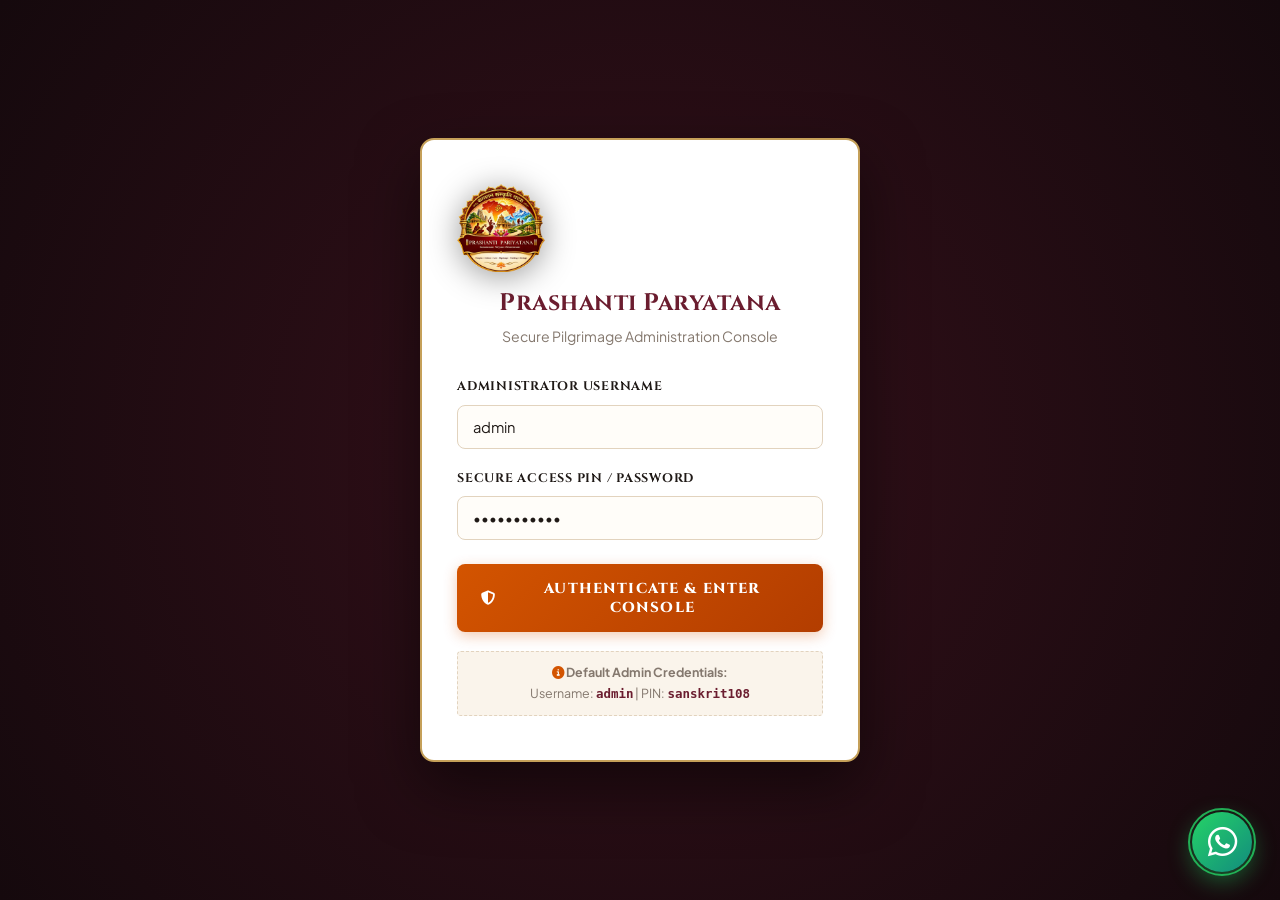
<file: admin.html>
<!DOCTYPE html>
<html lang="en">
<head>
  <link rel="icon" type="image/x-icon" href="favicon.ico" />
  <link rel="apple-touch-icon" href="assets/logo.png?v=3" />
  <meta charset="UTF-8" />
  <meta name="viewport" content="width=device-width, initial-scale=1.0" />
  <title>Admin Management Console | Prashanti Paryatana</title>
  <meta name="description" content="Protected administrative dashboard for managing packages, itineraries, customer travel enquiries, and classical artist registrations." />

  <link rel="preconnect" href="https://fonts.googleapis.com" />
  <link rel="preconnect" href="https://fonts.gstatic.com" crossorigin />
  <link rel="stylesheet" href="https://cdnjs.cloudflare.com/ajax/libs/font-awesome/6.5.1/css/all.min.css" />

  <link rel="stylesheet" href="css/style.css" />
  <link rel="stylesheet" href="css/components.css" />
  <link rel="stylesheet" href="css/admin.css" />
</head>
<body class="admin-body">

  <!-- ================= 1. AUTHENTICATION LOCK SCREEN ================= -->
  <div id="adminLockScreen" class="admin-lock-screen">
    <div class="admin-auth-card">
      <img src="assets/logo.png?v=3" alt="Prashanti Paryatana" style="width: 88px; height: 88px; object-fit: contain; filter: drop-shadow(0 4px 16px rgba(0,0,0,0.4)); margin-bottom: 1rem;" />
      <h2>Prashanti Paryatana</h2>
      <p>Secure Pilgrimage Administration Console</p>

      <form id="adminLoginForm">
        <div class="form-group" style="text-align: left;">
          <label class="form-label">Administrator Username</label>
          <input type="text" name="adminUsername" class="form-control" value="admin" required />
        </div>
        <div class="form-group" style="text-align: left; margin-bottom: 1.5rem;">
          <label class="form-label">Secure Access PIN / Password</label>
          <input type="password" name="adminPin" class="form-control" value="sanskrit108" required />
        </div>
        <button type="submit" class="form-submit-btn">
          <i class="fa-solid fa-shield-halved"></i> Authenticate & Enter Console
        </button>
      </form>

      <div class="admin-auth-credentials-hint">
        <i class="fa-solid fa-circle-info" style="color: var(--color-saffron);"></i>
        <strong>Default Admin Credentials:</strong><br />
        Username: <code style="font-weight:700; color:var(--color-maroon);">admin</code> | PIN: <code style="font-weight:700; color:var(--color-maroon);">sanskrit108</code>
      </div>
    </div>
  </div>

  <!-- ================= 2. PROTECTED ADMIN DASHBOARD ================= -->
  <div id="adminMainDashboard" style="display: none;">
    <!-- Top Admin Navbar -->
    <nav class="admin-navbar">
      <div class="admin-brand"><img src="assets/logo.png?v=3" alt="Logo" style="width: 38px; height: 38px; object-fit: contain; filter: drop-shadow(0 2px 6px rgba(0,0,0,0.3)); margin-right: 0.6rem;" /><span class="font-sanskrit-style" style="font-size: 1.1rem; color: #fff;">PRASHANTI PARYATANA • Admin Console</span></div>

      <div class="admin-nav-actions">
        <span class="admin-badge"><i class="fa-solid fa-user-shield"></i> Master Admin</span>
        <a href="index.html" target="_blank" class="btn-admin-view-site">
          <i class="fa-solid fa-arrow-up-right-from-square"></i> Live Website
        </a>
        <button type="button" class="btn-admin-logout" onclick="adminLogout()">
          <i class="fa-solid fa-right-from-bracket"></i> Sign Out
        </button>
      </div>
    </nav>

    <div class="admin-container">
      <!-- High-Level Metric Stat Cards -->
      <div class="stats-overview-grid">
        <div class="stat-card">
          <div class="stat-info">
            <span>Total Packages</span>
            <h3 id="statTotalPackages">0</h3>
          </div>
          <div class="stat-icon"><i class="fa-solid fa-suitcase-rolling"></i></div>
        </div>

        <div class="stat-card">
          <div class="stat-info">
            <span>Customer Enquiries</span>
            <h3 id="statActiveEnquiries">0</h3>
          </div>
          <div class="stat-icon" style="color: var(--color-maroon);"><i class="fa-solid fa-envelope-open-text"></i></div>
        </div>

        <div class="stat-card">
          <div class="stat-info">
            <span>Registered Artists</span>
            <h3 id="statArtistRegistrations">0</h3>
          </div>
          <div class="stat-icon" style="color: var(--color-forest);"><i class="fa-solid fa-guitar"></i></div>
        </div>

        <div class="stat-card">
          <div class="stat-info">
            <span>Cultural Events</span>
            <h3 id="statCulturalEvents">0</h3>
          </div>
          <div class="stat-icon" style="color: #9B59B6;"><i class="fa-solid fa-calendar-star"></i></div>
        </div>
      </div>

      <!-- Navigation Tabs -->
      <div class="admin-tabs-nav">
        <button type="button" class="admin-tab-btn active" data-tab="tabPackages">
          <i class="fa-solid fa-suitcase-rolling"></i> Pilgrimage Packages
        </button>
        <button type="button" class="admin-tab-btn" data-tab="tabEnquiries">
          <i class="fa-solid fa-envelope-open-text"></i> Travel Enquiries
        </button>
        <button type="button" class="admin-tab-btn" data-tab="tabCultural">
          <i class="fa-solid fa-drum"></i> Cultural Portal & Artists
        </button>
      </div>

      <!-- TAB 1: PACKAGES MANAGER -->
      <div id="tabPackages" class="admin-tab-panel active">
        <div class="admin-section-header">
          <div>
            <h2>Manage Pilgrimage Packages</h2>
            <p style="font-size: 0.85rem; color: var(--text-muted);">
              Add, update, or remove packages across Bus Tours, Train Tours, Flight Packages, Trekking, and Cultural categories.
            </p>
          </div>
          <div class="admin-actions-row">
            <button type="button" class="btn-plan-journey" onclick="openAddPackageModal()" style="font-size: 0.78rem; padding: 0.6rem 1.2rem;">
              <i class="fa-solid fa-plus"></i> Add New Package
            </button>
      <div class="mobile-drawer-contact" style="margin-top: 1.25rem; padding-top: 1.1rem; border-top: 1px solid var(--color-sandalwood-border); font-size: 0.85rem;">
        <div style="font-weight: 700; color: var(--color-maroon); margin-bottom: 0.4rem; font-family: var(--font-heading); font-size: 0.8rem; text-transform: uppercase; letter-spacing: 0.05em;">
          <i class="fa-solid fa-phone" style="color: var(--color-saffron); margin-right: 0.3rem;"></i> Direct Pilgrimage Lines
        </div>
        <div style="display: flex; flex-direction: column; gap: 0.35rem; margin-bottom: 0.75rem;">
          <a href="tel:+919482162213" style="color: var(--color-maroon); font-weight: 700; text-decoration: none;">+91 94821 62213</a>
          <a href="tel:+919980239643" style="color: var(--color-maroon); font-weight: 700; text-decoration: none;">+91 99802 39643</a>
        </div>
        <div style="font-weight: 700; color: var(--color-maroon); margin-bottom: 0.25rem; font-family: var(--font-heading); font-size: 0.8rem; text-transform: uppercase; letter-spacing: 0.05em;">
          <i class="fa-solid fa-envelope" style="color: var(--color-saffron); margin-right: 0.3rem;"></i> Email Assistance
        </div>
        <a href="mailto:prashantiparyatana26@gmail.com" style="color: var(--color-saffron); font-weight: 600; text-decoration: none; word-break: break-all;">prashantiparyatana26@gmail.com</a>
      </div>
          </div>
        </div>

        <div class="admin-table-card">
          <div class="admin-table-wrap">
            <table class="admin-table">
              <thead>
                <tr>
                  <th style="width: 70px;">Image</th>
                  <th>Package Name & Destination</th>
                  <th>Category</th>
                  <th>Duration</th>
                  <th>Travel Mode</th>
                  <th style="width: 120px;">Actions</th>
                </tr>
              </thead>
              <tbody id="adminPackagesTableBody">
                <!-- Rendered by js/admin.js -->
              </tbody>
            </table>
          </div>
        </div>
      </div>

      <!-- TAB 2: TRAVEL ENQUIRIES MANAGER -->
      <div id="tabEnquiries" class="admin-tab-panel">
        <div class="admin-section-header">
          <div>
            <h2>Customer Travel Enquiries</h2>
            <p style="font-size: 0.85rem; color: var(--text-muted);">
              Review incoming yatra requests, manage consultation statuses, and record counselor notes.
            </p>
          </div>
        </div>

        <div class="admin-table-card">
          <div class="admin-table-wrap">
            <table class="admin-table">
              <thead>
                <tr>
                  <th>Ref ID</th>
                  <th>Devotee Name & Contact</th>
                  <th>Selected Package</th>
                  <th>Departure Date</th>
                  <th>Status</th>
                  <th>Requirements</th>
                  <th>Actions</th>
                </tr>
              </thead>
              <tbody id="adminEnquiriesTableBody">
                <!-- Rendered by js/admin.js -->
              </tbody>
            </table>
          </div>
        </div>
      </div>

      <!-- TAB 3: CULTURAL EVENTS & ARTISTS -->
      <div id="tabCultural" class="admin-tab-panel">
        <!-- Part A: Cultural Events -->
        <div class="admin-section-header" style="margin-top: 1rem;">
          <div>
            <h2>Scheduled Cultural Performances</h2>
            <p style="font-size: 0.85rem; color: var(--text-muted);">Manage events displayed on the Cultural Travel Portal.</p>
          </div>
          <button type="button" class="btn-plan-journey" onclick="openAddEventModal()" style="font-size: 0.78rem; padding: 0.55rem 1rem;">
            <i class="fa-solid fa-plus"></i> Add Cultural Event
          </button>
        </div>

        <div class="admin-table-card" style="margin-bottom: 3rem;">
          <div class="admin-table-wrap">
            <table class="admin-table">
              <thead>
                <tr>
                  <th>Event Name</th>
                  <th>Genre</th>
                  <th>Artist / Troupe</th>
                  <th>Dates</th>
                  <th>Venue & City</th>
                  <th>Actions</th>
                </tr>
              </thead>
              <tbody id="adminEventsTableBody">
                <!-- Rendered by js/admin.js -->
              </tbody>
            </table>
          </div>
        </div>

        <!-- Part B: Artist Registrations -->
        <div class="admin-section-header">
          <div>
            <h2>Classical Artist Participation Registrations</h2>
            <p style="font-size: 0.85rem; color: var(--text-muted);">
              Review registered classical dancers, vocalists, and instrumentalists for temple programs.
            </p>
          </div>
        </div>

        <div class="admin-table-card">
          <div class="admin-table-wrap">
            <table class="admin-table">
              <thead>
                <tr>
                  <th>Reg ID</th>
                  <th>Artist Name & City</th>
                  <th>Art Form & Experience</th>
                  <th>Preferred Circuits</th>
                  <th>Portfolio</th>
                  <th>Status</th>
                  <th>Verify</th>
                </tr>
              </thead>
              <tbody id="adminArtistsTableBody">
                <!-- Rendered by js/admin.js -->
              </tbody>
            </table>
          </div>
        </div>
      </div>

    </div>
  </div>

  <!-- ================= ADD / EDIT PACKAGE MODAL ================= -->
  <div id="packageEditorModal" class="modal-backdrop">
    <div class="modal-dialog" style="max-width: 880px;">
      <div class="modal-header">
        <h3 id="packageModalTitle"><i class="fa-solid fa-suitcase-rolling"></i> Add Pilgrimage Package</h3>
        <button type="button" class="modal-close-btn" onclick="closePackageModal()">&times;</button>
      </div>
      <div class="modal-body">
        <form id="packageEditorForm">
          <div class="form-grid-2">
            <div class="form-group">
              <label class="form-label">Package Identifier (Slug / ID) <span class="req">*</span></label>
              <input type="text" name="pkgId" class="form-control" placeholder="e.g. bus-kashi-ayodhya" required />
            </div>
            <div class="form-group">
              <label class="form-label">Travel Category <span class="req">*</span></label>
              <select name="pkgCategory" class="form-control" required>
                <option value="bus">1. Bus Tours</option>
                <option value="train">2. Train Tours</option>
                <option value="flight">3. Flight Packages</option>
                <option value="trekking">4. Trekking Expeditions</option>
                <option value="cultural">5. Cultural Travel</option>
                <option value="bike">6. Bike Rides</option>
              </select>
            </div>
          </div>

          <div class="form-grid-2">
            <div class="form-group">
              <label class="form-label">Package Title <span class="req">*</span></label>
              <input type="text" name="pkgName" class="form-control" placeholder="e.g. Divya Kashi & Ayodhya Yatra" required />
            </div>
            <div class="form-group">
              <label class="form-label">Destination Region <span class="req">*</span></label>
              <input type="text" name="pkgDestination" class="form-control" placeholder="e.g. Uttar Pradesh (Varanasi, Ayodhya)" required />
            </div>
          </div>

          <div class="form-grid-2">
            <div class="form-group">
              <label class="form-label">Duration <span class="req">*</span></label>
              <input type="text" name="pkgDuration" class="form-control" placeholder="e.g. 7 Days / 6 Nights" required />
            </div>
            <div class="form-group">
              <label class="form-label">Starting Location Hub</label>
              <input type="text" name="pkgStartingLocation" class="form-control" placeholder="e.g. New Delhi, Bengaluru, Chennai" />
            </div>
          </div>

          <div class="form-grid-2">
            <div class="form-group">
              <label class="form-label">Transportation Mode <span class="req">*</span></label>
              <input type="text" name="pkgTravelMode" class="form-control" placeholder="e.g. Vande Bharat Express & Private AC Transfers" required />
            </div>
            <div class="form-group">
              <label class="form-label">Cover Photograph URL <span class="req">*</span></label>
              <input type="text" name="pkgImage" class="form-control" placeholder="assets/temples/kashi.jpg or image URL" required />
            </div>
          </div>

          <div class="form-group">
            <label class="form-label">Short Description (for Listing Card) <span class="req">*</span></label>
            <textarea name="pkgShortDesc" class="form-control" style="min-height: 70px;" placeholder="Brief synopsis displayed on category cards..." required></textarea>
          </div>

          <div class="form-group">
            <label class="form-label">Detailed Sacred Overview <span class="req">*</span></label>
            <textarea name="pkgOverview" class="form-control" placeholder="Complete description of the pilgrimage..." required></textarea>
          </div>

          <div class="form-group">
            <label class="form-label">Historical and Spiritual Background (Sthala Purana) <span class="req">*</span></label>
            <textarea name="pkgHistory" class="form-control" placeholder="In-depth historical, Vedic, and philosophical background..." required></textarea>
          </div>

          <!-- Dynamic Day-wise Itinerary Editor -->
          <div style="border-top: 1px solid var(--color-sandalwood-border); padding-top: 1.5rem; margin-top: 1.5rem;">
            <div style="display: flex; justify-content: space-between; align-items: center; margin-bottom: 1rem;">
              <h4 style="color: var(--color-maroon); font-size: 1.1rem;">
                <i class="fa-regular fa-calendar-days"></i> Day-Wise Itinerary Builder
              </h4>
              <button type="button" class="btn-add-day" onclick="addItineraryDayRow()">
                <i class="fa-solid fa-plus"></i> Add Another Day
              </button>
            </div>
            <div id="itineraryEditorList">
              <!-- Dynamically populated by JS -->
            </div>
          </div>

          <div class="form-grid-2">
            <div class="form-group">
              <label class="form-label">Specific Temple Visits (one per line)</label>
              <textarea name="pkgTemples" class="form-control" placeholder="Kashi Vishwanath Jyotirlinga&#10;Annapurna Temple&#10;Ram Janmabhoomi"></textarea>
            </div>
            <div class="form-group">
              <label class="form-label">Educational & Spiritual Activities (one per line)</label>
              <textarea name="pkgEducation" class="form-control" placeholder="Sunrise boat study of 84 ghats&#10;Vedic chanting workshop&#10;Discourse on Tulsidas"></textarea>
            </div>
          </div>

          <div class="form-grid-2">
            <div class="form-group">
              <label class="form-label">Inclusions (one per line)</label>
              <textarea name="pkgInclusions" class="form-control" placeholder="All AC train tickets&#10;6 nights verified accommodation&#10;All sattvic meals"></textarea>
            </div>
            <div class="form-group">
              <label class="form-label">Exclusions (one per line)</label>
              <textarea name="pkgExclusions" class="form-control" placeholder="Personal seva charges&#10;Room service"></textarea>
            </div>
          </div>

          <div class="form-grid-2">
            <div class="form-group">
              <label class="form-label">Transport Details</label>
              <input type="text" name="pkgTransport" class="form-control" value="Air-conditioned luxury vehicles and reserved express rail." />
            </div>
            <div class="form-group">
              <label class="form-label">Accommodation Details</label>
              <input type="text" name="pkgAccommodation" class="form-control" value="Clean, peaceful 3-star heritage hotels and ashram guest suites." />
            </div>
          </div>

          <div class="form-grid-2">
            <div class="form-group">
              <label class="form-label">Meals & Prasadam</label>
              <input type="text" name="pkgMeals" class="form-control" value="Pure sattvic vegetarian breakfast, lunch, and dinner. No onion/garlic." />
            </div>
            <div class="form-group">
              <label class="form-label">Safety & Dress Code</label>
              <input type="text" name="pkgSafety" class="form-control" value="Traditional dress code required for sanctum entry. Paced for senior citizens." />
            </div>
          </div>

          <button type="submit" class="form-submit-btn" style="margin-top: 1.5rem;">
            <i class="fa-solid fa-floppy-disk"></i> Save Pilgrimage Package
          </button>
        </form>
      </div>
    </div>
  </div>

  <!-- ================= VIEW / UPDATE ENQUIRY MODAL ================= -->
  <div id="enquiryViewModal" class="modal-backdrop">
    <div class="modal-dialog">
      <div class="modal-header">
        <h3><i class="fa-solid fa-envelope-open-text"></i> Pilgrimage Enquiry Details</h3>
        <button type="button" class="modal-close-btn" onclick="document.getElementById('enquiryViewModal').classList.remove('open')">&times;</button>
      </div>
      <div id="enquiryViewModalBody" class="modal-body">
        <!-- Rendered by js/admin.js -->
      </div>
    </div>
  </div>

  <!-- ================= ADD CULTURAL EVENT MODAL ================= -->
  <div id="addEventModal" class="modal-backdrop">
    <div class="modal-dialog">
      <div class="modal-header">
        <h3><i class="fa-solid fa-drum"></i> Add Cultural Performance Event</h3>
        <button type="button" class="modal-close-btn" onclick="closeAddEventModal()">&times;</button>
      </div>
      <div class="modal-body">
        <form id="addEventForm">
          <div class="form-group">
            <label class="form-label">Event Name <span class="req">*</span></label>
            <input type="text" name="eventName" class="form-control" placeholder="e.g. Swathi Sangeetha Utsavam" required />
          </div>
          <div class="form-grid-2">
            <div class="form-group">
              <label class="form-label">Art Genre <span class="req">*</span></label>
              <input type="text" name="eventGenre" class="form-control" placeholder="Carnatic Music, Bharatanatyam, etc." required />
            </div>
            <div class="form-group">
              <label class="form-label">Featured Artist / Guru <span class="req">*</span></label>
              <input type="text" name="eventArtist" class="form-control" placeholder="Maestros & Troupe" required />
            </div>
          </div>
          <div class="form-grid-2">
            <div class="form-group">
              <label class="form-label">Festival Dates <span class="req">*</span></label>
              <input type="text" name="eventDate" class="form-control" placeholder="e.g. Jan 10 – Jan 16, 2027" required />
            </div>
            <div class="form-group">
              <label class="form-label">Venue & City <span class="req">*</span></label>
              <input type="text" name="eventVenue" class="form-control" placeholder="Venue Name" required />
            </div>
          </div>
          <div class="form-grid-2">
            <div class="form-group">
              <label class="form-label">City, State</label>
              <input type="text" name="eventCity" class="form-control" placeholder="e.g. Chennai, Tamil Nadu" required />
            </div>
            <div class="form-group">
              <label class="form-label">Linked Travel Package ID</label>
              <input type="text" name="eventPackageId" class="form-control" value="cultural-margazhi-chennai" />
            </div>
          </div>
          <div class="form-group">
            <label class="form-label">Event Description</label>
            <textarea name="eventDesc" class="form-control" placeholder="Performance synopsis, festival importance..."></textarea>
          </div>
          <div class="form-group">
            <label class="form-label">Event Image URL</label>
            <input type="text" name="eventImage" class="form-control" placeholder="assets/cultural/ayodhya-dance.jpg or image URL" />
          </div>
          <button type="submit" class="form-submit-btn">
            <i class="fa-solid fa-plus"></i> Publish Cultural Event
          </button>
        </form>
      </div>
    </div>
  </div>

  <script src="js/data.js"></script>
  <script src="js/app.js"></script>
  <script src="js/admin.js"></script>
</body>
</html>
</file>
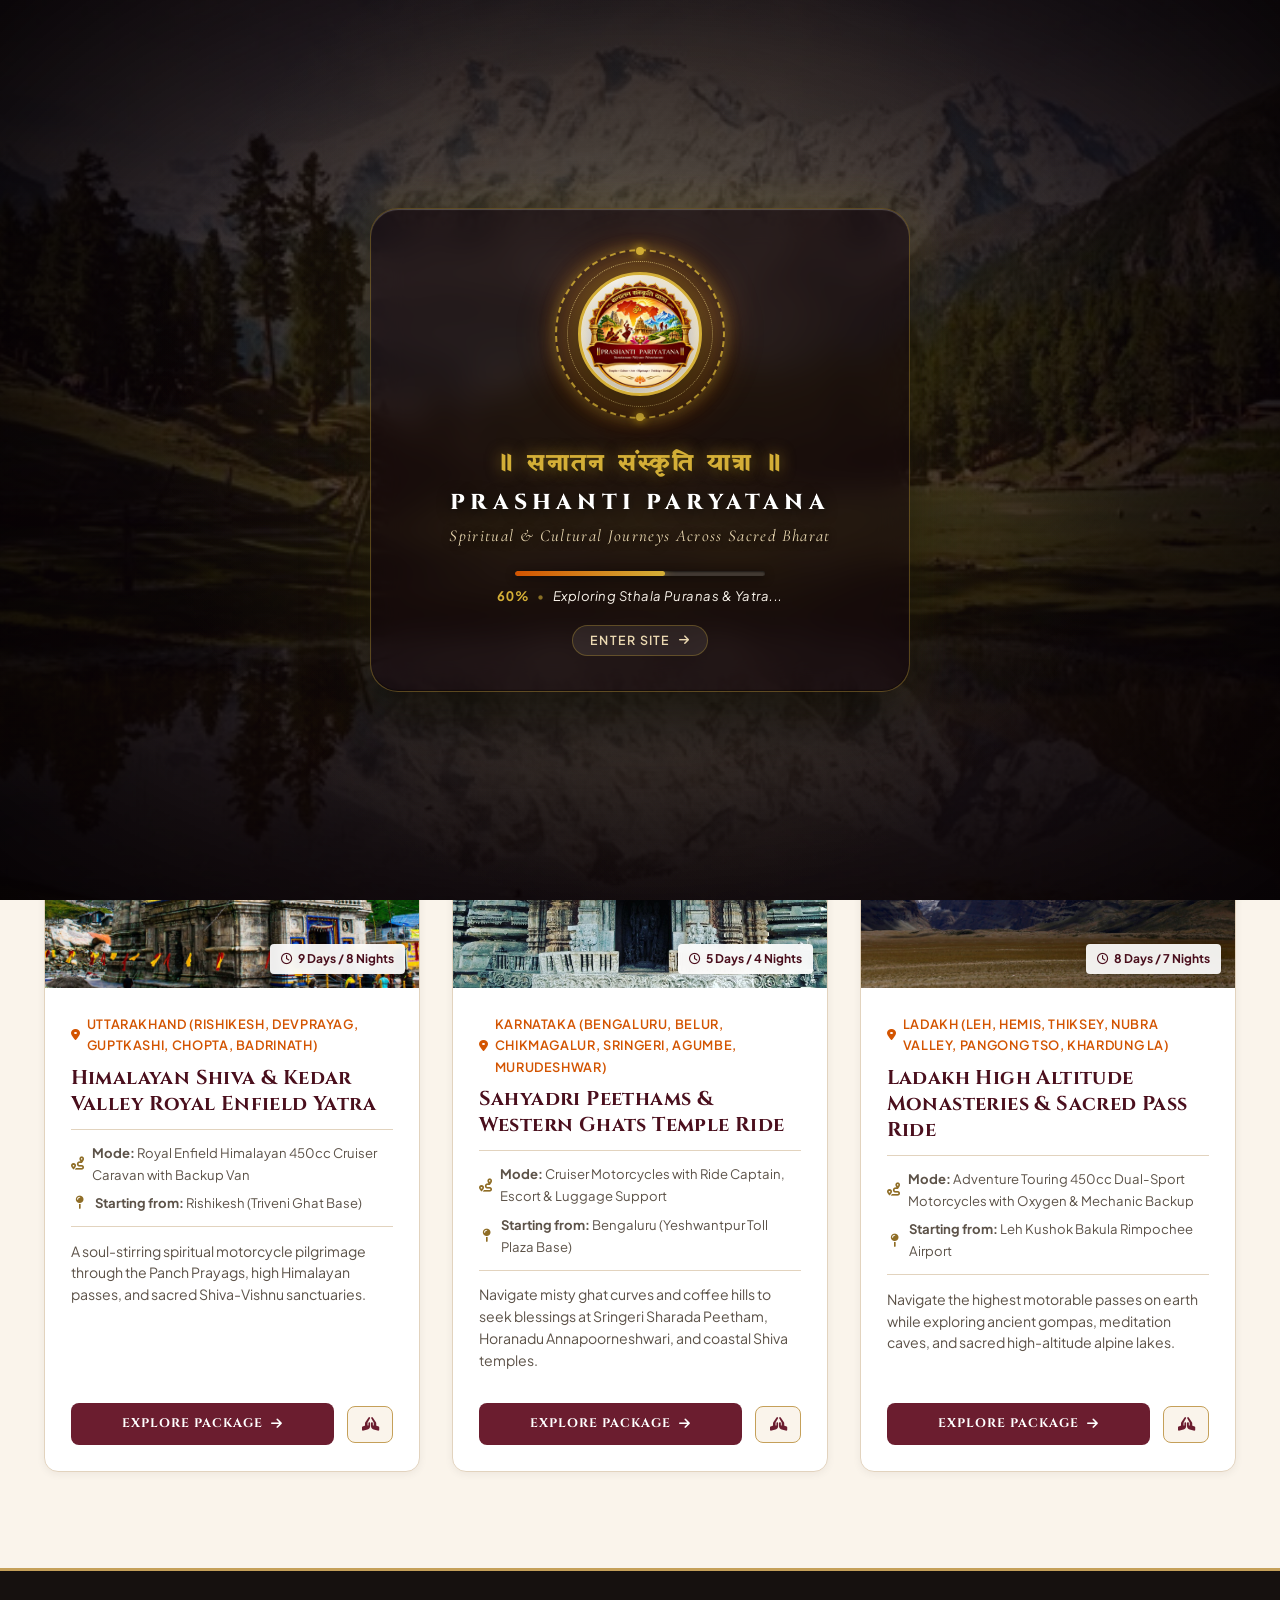
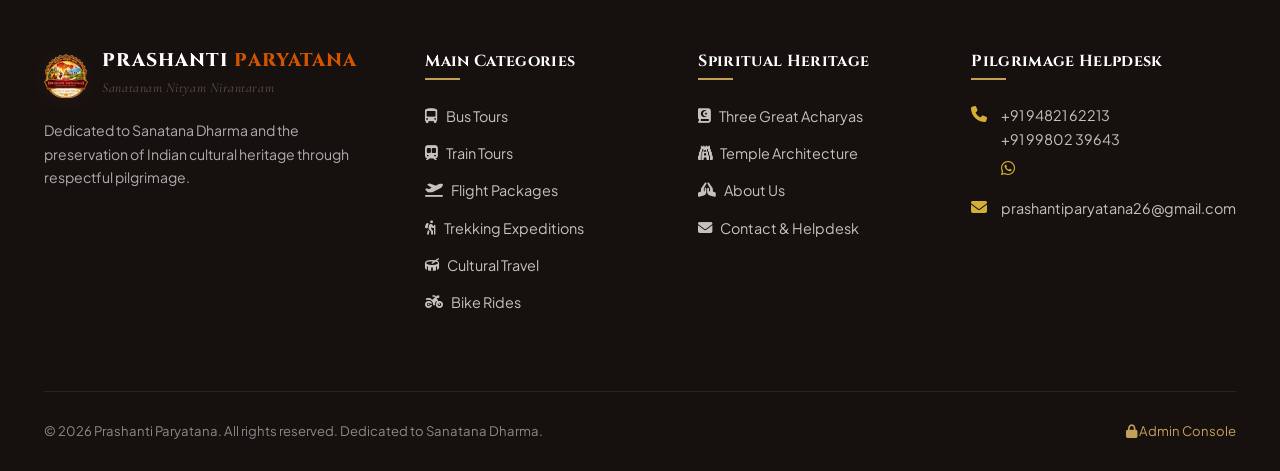
<file: bike-rides.html>
<!DOCTYPE html>
<html lang="en">
<head>
  <link rel="icon" type="image/x-icon" href="favicon.ico" />
  <link rel="apple-touch-icon" href="assets/logo.png?v=3" />
  <meta charset="UTF-8" />
  <meta name="viewport" content="width=device-width, initial-scale=1.0" />
  <title>Bike Rides & Motorcycle Expeditions | Prashanti Paryatana</title>
  <meta name="description" content="Explore sacred motorcycle expeditions and guided bike rides across high Himalayan passes, Western Ghats hairpins, and holy river confluences with full mechanic backup." />

  <link rel="preconnect" href="https://fonts.googleapis.com" />
  <link rel="preconnect" href="https://fonts.gstatic.com" crossorigin />
  <link rel="stylesheet" href="https://cdnjs.cloudflare.com/ajax/libs/font-awesome/6.5.1/css/all.min.css" />

  <link rel="stylesheet" href="css/style.css" />
  <link rel="stylesheet" href="css/components.css" />
</head>
<body data-page="bike" data-page-category="bike">

      <!-- ================= WEBSITE LOADING PRELOADER (CINEMATIC BACKGROUND & MOVING LOGO) ================= -->
  <div id="sitePreloader" class="site-preloader" aria-label="Loading Prashanti Paryatana">
    <!-- Cinematic Background Image Crossfade Carousel -->
    <div class="preloader-bg-slideshow">
      <div class="preloader-bg-slide active" style="background-image: url('assets/loader/bg-1.jpg');"></div>
      <div class="preloader-bg-slide" style="background-image: url('assets/loader/bg-2.jpg');"></div>
      <div class="preloader-bg-slide" style="background-image: url('assets/loader/bg-3.jpg');"></div>
      <div class="preloader-bg-slide" style="background-image: url('assets/loader/bg-4.jpg');"></div>
      <div class="preloader-bg-slide" style="background-image: url('assets/loader/bg-5.jpg');"></div>
      <div class="preloader-overlay"></div>
    </div>

    <!-- Center Floating Animated Logo Badge & Content -->
    <div class="preloader-content">
      <div class="preloader-badge">
        <div class="preloader-aura-glow"></div>
        <div class="preloader-mandala-outer"></div>
        <div class="preloader-mandala-inner"></div>
        <div class="preloader-logo-wrap">
          <img src="assets/logo.png?v=3" alt="Prashanti Paryatana" class="preloader-logo" />
        </div>
      </div>

      <div class="preloader-text-group">
        <div class="preloader-sanskrit font-sanskrit-style">॥ सनातन संस्कृति यात्रा ॥</div>
        <h1 class="preloader-title">PRASHANTI PARYATANA</h1>
        <p class="preloader-tagline">Spiritual & Cultural Journeys Across Sacred Bharat</p>
      </div>

      <!-- Modern Progress Line & Counter -->
      <div class="preloader-status">
        <div class="preloader-progress-bar">
          <div id="preloaderProgressFill" class="preloader-progress-fill"></div>
        </div>
        <div class="preloader-status-text">
          <span id="preloaderPercent">0%</span>
          <span class="preloader-dot">•</span>
          <span id="preloaderPhase">Awakening Sacred Heritage...</span>
        </div>
      </div>

      <button type="button" class="preloader-skip-btn" id="preloaderSkipBtn" title="Enter Website">
        Enter Site <i class="fa-solid fa-arrow-right"></i>
      </button>
    </div>
  </div>
  </div>

<!-- Top Bar -->
  <div class="top-bar">
    <div class="container top-bar-inner">
      <div class="top-bar-left">
        <div class="top-bar-item">
          <i class="fa-solid fa-om"></i>
          <span class="font-sanskrit-style">॥ सनातन संस्कृति यात्रा ॥</span>
        </div>
        <div class="top-bar-item">
          <i class="fa-solid fa-phone"></i>
          <a href="tel:+919482162213" style="color: inherit; text-decoration: none; font-weight: 600;">+91 94821 62213</a>
          <span style="opacity: 0.5; margin: 0 4px;">/</span>
          <a href="tel:+919980239643" style="color: inherit; text-decoration: none; font-weight: 600;">+91 99802 39643</a>
        </div>
        <div class="top-bar-item">
          <i class="fa-solid fa-envelope"></i>
          <a href="mailto:prashantiparyatana26@gmail.com" style="color: inherit; text-decoration: none;">prashantiparyatana26@gmail.com</a>
        </div>
      </div>
      <div class="top-bar-right">
        <div class="top-bar-links">
          <a href="about.html">About</a>
          <a href="heritage.html">Our Heritage</a>
          <a href="acharyas.html">Acharyas</a>
          <a href="contact.html">Contact</a>
        </div>
        <a href="admin.html" class="admin-portal-link">
          <i class="fa-solid fa-lock"></i> Admin Portal
        </a>
      </div>
    </div>
  </div>

  <!-- Header -->
  <header class="site-header">
    <div class="container site-header-inner">
            <a href="index.html" class="brand-identity">
        <img src="assets/logo.png?v=3" alt="Prashanti Paryatana Logo" class="brand-logo-img" />
        <div class="brand-text-wrap">
          <span class="brand-name font-sanskrit-style">PRASHANTI <span>PARYATANA</span></span>
          <span class="brand-tagline">Sanatanam Nityam Nirantaram • Cultural Heritage</span>
        </div>
      </a>

      <!-- 5 Prominent Categories -->
      <nav class="categories-nav">
        <a href="bus-tours.html" class="category-link">
          <i class="fa-solid fa-bus-simple"></i>
          <span>Bus Tours</span>
        </a>
        <a href="train-tours.html" class="category-link">
          <i class="fa-solid fa-train-subway"></i>
          <span>Train Tours</span>
        </a>
        <a href="flight-packages.html" class="category-link">
          <i class="fa-solid fa-plane-departure"></i>
          <span>Flight Packages</span>
        </a>
        <a href="trekking-expeditions.html" class="category-link">
          <i class="fa-solid fa-person-hiking"></i>
          <span>Trekking Expeditions</span>
        </a>
        <a href="cultural.html" class="category-link">
          <i class="fa-solid fa-drum"></i>
          <span>Cultural Travel</span>
        </a>
        <a href="bike-rides.html" class="category-link active">
          <i class="fa-solid fa-motorcycle"></i>
          <span>Bike Rides</span>
        </a>
      </nav>

      <div class="nav-actions">
        <button type="button" class="btn-plan-journey" onclick="openEnquiryModal('', 'Bike Ride Enquiry', 'bike')">
          <i class="fa-solid fa-hands-praying"></i>
          <span>Plan Your Journey</span>
        </button>
        <button type="button" class="mobile-nav-toggle" aria-label="Toggle navigation">
          <i class="fa-solid fa-bars-staggered"></i>
        </button>
      </div>
    </div>
  </header>

  <!-- Category Hero -->
  <section class="category-hero" style="background: linear-gradient(135deg, #2A1708 0%, #170E0A 100%);">
    <div class="container category-hero-content">
      <span class="section-eyebrow" style="color: var(--color-gold-bright);">Travel Category 06</span>
      <h1>Spiritual Bike Rides & Motorcycle Expeditions</h1>
      <p>
        Experience the open road and sacred mountain passes on two wheels. Guided pilgrimage motorcycle rides designed for enthusiastic riders seeking sacred ghats, Himalayan river confluences, and ancient temple highways with dedicated pilot marshals, luggage vans, and mechanical backup.
      </p>
    </div>
  </section>

  <!-- Filter & Search Bar -->
  <div class="container filter-bar-wrap">
    <div class="filter-bar">
      <div class="filter-group">
        <span class="filter-label">Filter:</span>
        <button type="button" class="filter-pill active" data-category="bike">All Bike Rides</button>
        <a href="packages.html" class="filter-pill">View All Categories</a>
      </div>

      <div class="search-input-wrap">
        <i class="fa-solid fa-magnifying-glass"></i>
        <input type="text" id="packageSearchInput" class="search-input" placeholder="Search by destination, temple, or city..." />
      </div>
    </div>
  </div>

  <!-- Package Listing Grid -->
  <main class="container" style="padding-bottom: 6rem;">
    <div id="packagesGridContainer" class="packages-grid">
      <!-- Populated dynamically by js/packages.js -->
    </div>
  </main>

  <!-- Footer -->
  <footer class="site-footer">
    <div class="container">
      <div class="footer-top-grid">
        <div class="footer-col footer-brand-col">
                    <div class="brand-identity" style="margin-bottom: 1rem;">
            <img src="assets/logo.png?v=3" alt="Prashanti Paryatana Logo" class="brand-logo-img" style="width: 44px; height: 44px;" />
            <div class="brand-text-wrap">
              <span class="brand-name font-sanskrit-style" style="font-size: 1.15rem; color:#fff;">PRASHANTI <span>PARYATANA</span></span>
              <span class="brand-tagline">Sanatanam Nityam Nirantaram</span>
            </div>
          </div>
          <p>Dedicated to Sanatana Dharma and the preservation of Indian cultural heritage through respectful pilgrimage.</p>
        </div>
        <div class="footer-col">
          <h4>Main Categories</h4>
          <ul class="footer-links-list">
            <li><a href="bus-tours.html"><i class="fa-solid fa-bus-simple"></i> Bus Tours</a></li>
            <li><a href="train-tours.html"><i class="fa-solid fa-train-subway"></i> Train Tours</a></li>
            <li><a href="flight-packages.html"><i class="fa-solid fa-plane-departure"></i> Flight Packages</a></li>
            <li><a href="trekking-expeditions.html"><i class="fa-solid fa-person-hiking"></i> Trekking Expeditions</a></li>
            <li><a href="cultural.html"><i class="fa-solid fa-drum"></i> Cultural Travel</a></li>
            <li><a href="bike-rides.html"><i class="fa-solid fa-motorcycle"></i> Bike Rides</a></li>
          </ul>
        </div>
        <div class="footer-col">
          <h4>Spiritual Heritage</h4>
          <ul class="footer-links-list">
            <li><a href="acharyas.html"><i class="fa-solid fa-book-quran"></i> Three Great Acharyas</a></li>
            <li><a href="heritage.html"><i class="fa-solid fa-gopuram"></i> Temple Architecture</a></li>
            <li><a href="about.html"><i class="fa-solid fa-hands-praying"></i> About Us</a></li>
            <li><a href="contact.html"><i class="fa-solid fa-envelope"></i> Contact & Helpdesk</a></li>
          </ul>
        </div>
        <div class="footer-col">
          <h4>Pilgrimage Helpdesk</h4>
          <div class="footer-contact-item">
            <i class="fa-solid fa-phone"></i>
            <div>
              <a href="tel:+919482162213" style="color: inherit; text-decoration: none;">+91 94821 62213</a><br />
              <a href="tel:+919980239643" style="color: inherit; text-decoration: none;">+91 99802 39643</a><br />
              <a href="https://wa.me/919980239643?text=Namaskaram!%20I%20would%20like%20to%20enquire%20about%20a%20yatra." target="_blank" rel="noopener noreferrer" style="color: #25D366; text-decoration: none; font-size: 1.35rem; display: inline-flex; align-items: center; margin-top: 0.35rem; transition: transform 0.2s ease;" title="Chat on WhatsApp" aria-label="Chat on WhatsApp">
                <i class="fa-brands fa-whatsapp"></i>
              </a>
            </div>
          </div>
          <div class="footer-contact-item">
            <i class="fa-solid fa-envelope"></i>
            <div>
              <a href="mailto:prashantiparyatana26@gmail.com" style="color: inherit; text-decoration: none;">prashantiparyatana26@gmail.com</a>
            </div>
          </div>
        </div>
      </div>
      <div class="footer-bottom">
        <div class="footer-bottom-inner">
          <p>© 2026 Prashanti Paryatana. All rights reserved. Dedicated to Sanatana Dharma.</p>
          <a href="admin.html" style="color: var(--color-gold);"><i class="fa-solid fa-lock"></i> Admin Console</a>
        </div>
      </div>
    </div>
  </footer>

  <!-- Global Enquiry Modal & Mobile Drawer -->
  <div id="enquiryModal" class="modal-backdrop">
    <div class="modal-dialog">
      <div class="modal-header">
        <h3><i class="fa-solid fa-hands-praying" style="color: var(--color-gold-bright); margin-right: 0.5rem;"></i> Plan Your Sacred Journey</h3>
        <button type="button" class="modal-close-btn" aria-label="Close modal">&times;</button>
      </div>
      <div class="modal-body">
        <!-- Direct Quick Contact Pill -->
        <div class="modal-quick-contact" style="display: flex; align-items: center; justify-content: space-between; flex-wrap: wrap; gap: 0.5rem; background: var(--color-sandalwood-light); border: 1px solid var(--color-gold); border-radius: var(--radius-sm); padding: 0.6rem 0.9rem; margin-bottom: 1.2rem; font-size: 0.82rem;">
          <div style="display: flex; align-items: center; gap: 0.4rem;">
            <i class="fa-solid fa-phone" style="color: var(--color-saffron);"></i>
            <span style="font-weight: 600; color: var(--color-maroon);">Call:</span>
            <a href="tel:+919482162213" style="color: var(--color-maroon); font-weight: 700; text-decoration: none;">+91 94821 62213</a>
            <span style="opacity: 0.5;">/</span>
            <a href="tel:+919980239643" style="color: var(--color-maroon); font-weight: 700; text-decoration: none;">+91 99802 39643</a>
          </div>
          <div style="display: flex; align-items: center; gap: 0.6rem;">
            <a href="https://wa.me/919980239643?text=Namaskaram!%20I%20have%20an%20enquiry%20regarding%20pilgrimage." target="_blank" rel="noopener noreferrer" style="color: #25D366; text-decoration: none; display: inline-flex; align-items: center; font-size: 1.25rem; transition: transform 0.2s ease;" title="Chat on WhatsApp" aria-label="Chat on WhatsApp">
              <i class="fa-brands fa-whatsapp"></i>
            </a>
            <span style="opacity: 0.4;">|</span>
            <a href="mailto:prashantiparyatana26@gmail.com" style="color: var(--color-maroon); font-weight: 600; text-decoration: none;">prashantiparyatana26@gmail.com</a>
          </div>
        </div>
        <div id="enquiryFormContainer">
          <form id="enquiryForm">
            <div class="form-grid-2">
              <div class="form-group">
                <label class="form-label">Full Name <span class="req">*</span></label>
                <input type="text" name="fullName" class="form-control" required />
              </div>
              <div class="form-group">
                <label class="form-label">Email Address <span class="req">*</span></label>
                <input type="email" name="email" class="form-control" required />
              </div>
            </div>
            <div class="form-grid-2">
              <div class="form-group">
                <label class="form-label">Mobile Number <span class="req">*</span></label>
                <input type="tel" name="phone" class="form-control" required />
              </div>
              <div class="form-group">
                <label class="form-label">Starting Location</label>
                <input type="text" name="startingLocation" class="form-control" />
              </div>
            </div>
            <div class="form-grid-2">
              <div class="form-group">
                <label class="form-label">Category</label>
                <select name="category" id="enqCategorySelect" class="form-control">
                  <option value="bus">Bus Tours</option>
                  <option value="train">Train Tours</option>
                  <option value="flight">Flight Packages</option>
                  <option value="trekking">Trekking Expeditions</option>
                  <option value="cultural">Cultural Travel</option>
                  <option value="bike" selected>Bike Rides</option>
                </select>
              </div>
              <div class="form-group">
                <label class="form-label">Preferred Package</label>
                <select name="preferredPackage" id="enqPackageSelect" class="form-control"></select>
              </div>
            </div>
            <div class="form-grid-2">
              <div class="form-group">
                <label class="form-label">Approximate Departure <span class="req">*</span></label>
                <input type="date" name="departureDate" class="form-control" required />
              </div>
              <div class="form-group">
                <label class="form-label">Number of Travellers <span class="req">*</span></label>
                <input type="number" name="travellers" min="1" max="40" class="form-control" value="2" required />
              </div>
            </div>
            <div class="form-group">
              <label class="form-label">Special Requirements</label>
              <textarea name="requirements" class="form-control" placeholder="Senior citizens, dietary preferences (strictly sattvic, no onion/garlic)..."></textarea>
            </div>
            <button type="submit" class="form-submit-btn">
              <i class="fa-solid fa-paper-plane"></i> Submit Travel Enquiry
            </button>
          </form>
        </div>
        <div id="enquiryConfirmationContainer" class="enquiry-confirmation" style="display: none;">
          <div class="confirmation-badge-icon"><i class="fa-solid fa-check"></i></div>
          <h3 style="color: var(--color-maroon);">Enquiry Registered!</h3>
          <p style="color: var(--text-secondary); margin-bottom: 1rem;">Our pilgrimage counselor will review your request.</p>
          <div class="reference-display-box">
            <span style="font-size: 0.75rem; text-transform: uppercase; color: var(--text-muted); font-weight: 700;">Reference ID</span>
            <div id="confirmationRefCode" class="reference-code">PP-2026-YTR-0000</div>
          </div>
          <div id="confirmationSummary" style="font-size: 0.85rem; text-align: left; background: #fff; padding: 1rem; border-radius: var(--radius-sm); border: 1px solid var(--color-sandalwood-border); margin-bottom: 1.5rem;"></div>
          <div style="display: flex; gap: 0.8rem; justify-content: center;">
            <a id="btnWhatsappShare" href="#" target="_blank" class="btn-explore" style="background: #25D366; color: #fff; width: auto; font-size: 0.8rem;">
              <i class="fa-brands fa-whatsapp"></i> Chat on WhatsApp
            </a>
            <button type="button" class="btn-quick-enquire" onclick="closeEnquiryModal()">Close</button>
          </div>
        </div>
      </div>
    </div>
  </div>

  <!-- Mobile Drawer -->
  <div class="mobile-drawer">
    <div class="mobile-drawer-content">
      <div class="mobile-drawer-header">
        <span class="brand-name" style="font-size: 1.1rem;">Prashanti <span>Paryatana</span></span>
        <button type="button" class="mobile-drawer-close" style="background:none; border:none; font-size: 1.4rem;">&times;</button>
      </div>
      <div class="mobile-drawer-links">
        <a href="bus-tours.html" class="mobile-nav-item"><i class="fa-solid fa-bus-simple"></i> Bus Tours</a>
        <a href="train-tours.html" class="mobile-nav-item"><i class="fa-solid fa-train-subway"></i> Train Tours</a>
        <a href="flight-packages.html" class="mobile-nav-item"><i class="fa-solid fa-plane-departure"></i> Flight Packages</a>
        <a href="trekking-expeditions.html" class="mobile-nav-item"><i class="fa-solid fa-person-hiking"></i> Trekking Expeditions</a>
        <a href="cultural.html" class="mobile-nav-item"><i class="fa-solid fa-drum"></i> Cultural Travel</a>
        <a href="bike-rides.html" class="mobile-nav-item active"><i class="fa-solid fa-motorcycle"></i> Bike Rides</a>
        <a href="index.html" class="mobile-nav-item"><i class="fa-solid fa-house"></i> Home</a>
        <a href="acharyas.html" class="mobile-nav-item"><i class="fa-solid fa-book-quran"></i> Three Acharyas</a>
      </div>
    </div>
  </div>

  <script src="js/data.js"></script>
  <script src="js/app.js"></script>
  <script src="js/packages.js"></script>
</body>
</html>
</file>
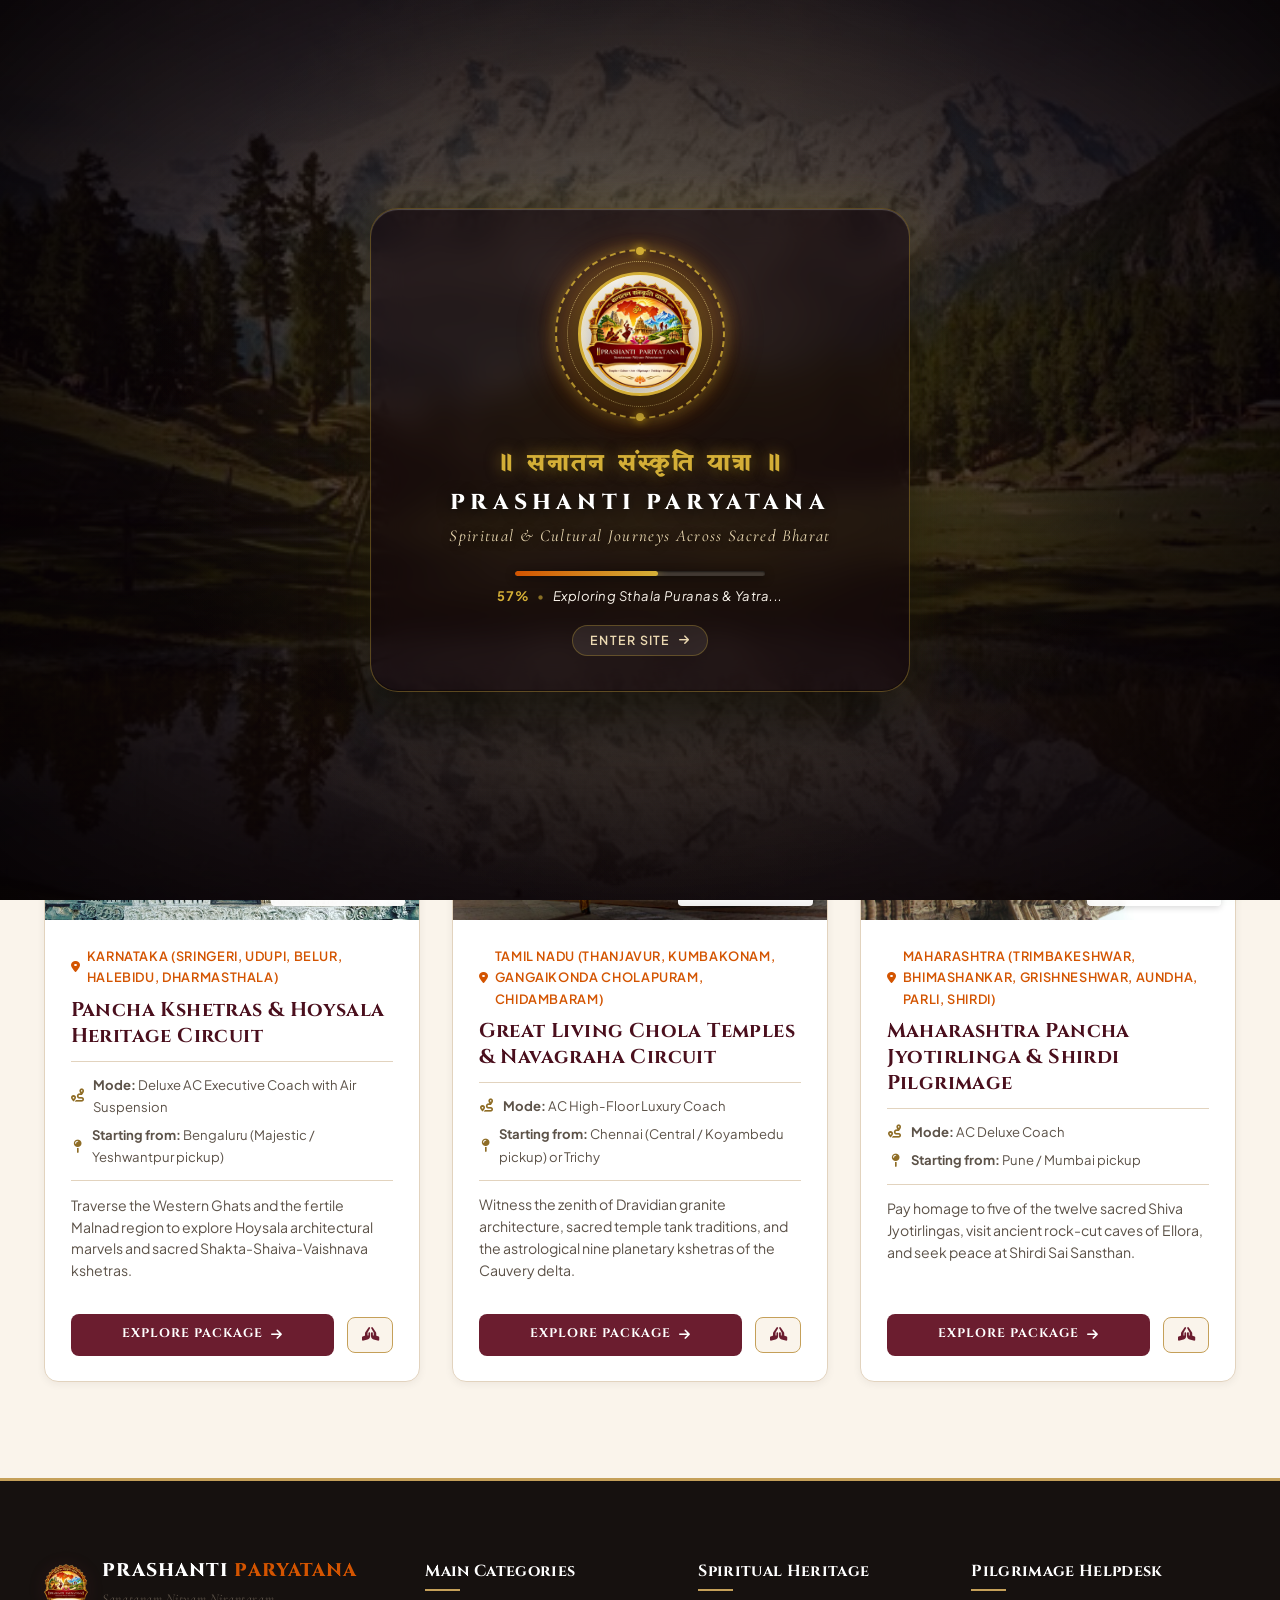
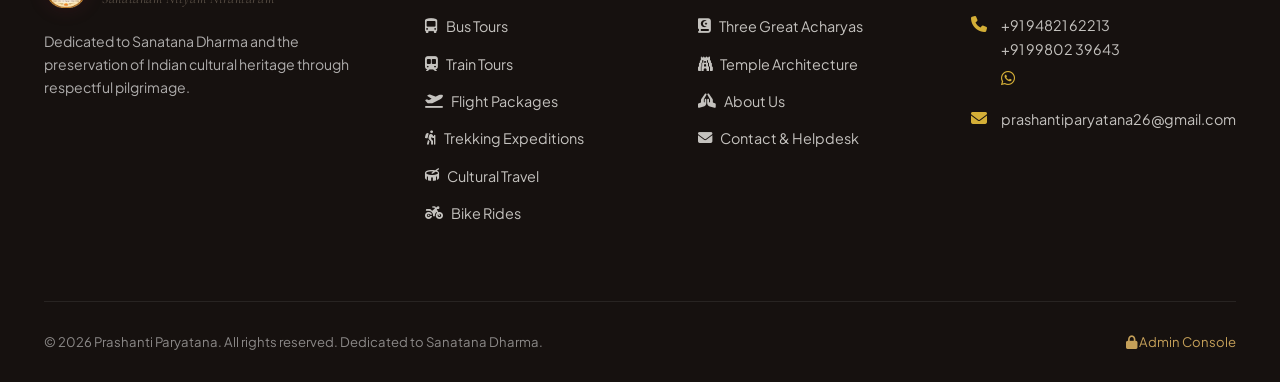
<file: bus-tours.html>
<!DOCTYPE html>
<html lang="en">
<head>
  <link rel="icon" type="image/x-icon" href="favicon.ico" />
  <link rel="apple-touch-icon" href="assets/logo.png?v=3" />
  <meta charset="UTF-8" />
  <meta name="viewport" content="width=device-width, initial-scale=1.0" />
  <title>Bus Tours | Prashanti Paryatana</title>
  <meta name="description" content="Explore sacred bus tours and luxury coach pilgrimages across ancient temple circuits in Karnataka, Tamil Nadu, Maharashtra, and Andhra Pradesh." />

  <link rel="preconnect" href="https://fonts.googleapis.com" />
  <link rel="preconnect" href="https://fonts.gstatic.com" crossorigin />
  <link rel="stylesheet" href="https://cdnjs.cloudflare.com/ajax/libs/font-awesome/6.5.1/css/all.min.css" />

  <link rel="stylesheet" href="css/style.css" />
  <link rel="stylesheet" href="css/components.css" />
</head>
<body data-page="bus" data-page-category="bus">

      <!-- ================= WEBSITE LOADING PRELOADER (CINEMATIC BACKGROUND & MOVING LOGO) ================= -->
  <div id="sitePreloader" class="site-preloader" aria-label="Loading Prashanti Paryatana">
    <!-- Cinematic Background Image Crossfade Carousel -->
    <div class="preloader-bg-slideshow">
      <div class="preloader-bg-slide active" style="background-image: url('assets/loader/bg-1.jpg');"></div>
      <div class="preloader-bg-slide" style="background-image: url('assets/loader/bg-2.jpg');"></div>
      <div class="preloader-bg-slide" style="background-image: url('assets/loader/bg-3.jpg');"></div>
      <div class="preloader-bg-slide" style="background-image: url('assets/loader/bg-4.jpg');"></div>
      <div class="preloader-bg-slide" style="background-image: url('assets/loader/bg-5.jpg');"></div>
      <div class="preloader-overlay"></div>
    </div>

    <!-- Center Floating Animated Logo Badge & Content -->
    <div class="preloader-content">
      <div class="preloader-badge">
        <div class="preloader-aura-glow"></div>
        <div class="preloader-mandala-outer"></div>
        <div class="preloader-mandala-inner"></div>
        <div class="preloader-logo-wrap">
          <img src="assets/logo.png?v=3" alt="Prashanti Paryatana" class="preloader-logo" />
        </div>
      </div>

      <div class="preloader-text-group">
        <div class="preloader-sanskrit font-sanskrit-style">॥ सनातन संस्कृति यात्रा ॥</div>
        <h1 class="preloader-title">PRASHANTI PARYATANA</h1>
        <p class="preloader-tagline">Spiritual & Cultural Journeys Across Sacred Bharat</p>
      </div>

      <!-- Modern Progress Line & Counter -->
      <div class="preloader-status">
        <div class="preloader-progress-bar">
          <div id="preloaderProgressFill" class="preloader-progress-fill"></div>
        </div>
        <div class="preloader-status-text">
          <span id="preloaderPercent">0%</span>
          <span class="preloader-dot">•</span>
          <span id="preloaderPhase">Awakening Sacred Heritage...</span>
        </div>
      </div>

      <button type="button" class="preloader-skip-btn" id="preloaderSkipBtn" title="Enter Website">
        Enter Site <i class="fa-solid fa-arrow-right"></i>
      </button>
    </div>
  </div>
  </div>

<!-- Top Bar -->
  <div class="top-bar">
    <div class="container top-bar-inner">
      <div class="top-bar-left">
        <div class="top-bar-item">
          <i class="fa-solid fa-om"></i>
          <span class="font-sanskrit-style">॥ सनातन संस्कृति यात्रा ॥</span>
        </div>
        <div class="top-bar-item">
          <i class="fa-solid fa-phone"></i>
          <a href="tel:+919482162213" style="color: inherit; text-decoration: none; font-weight: 600;">+91 94821 62213</a>
          <span style="opacity: 0.5; margin: 0 4px;">/</span>
          <a href="tel:+919980239643" style="color: inherit; text-decoration: none; font-weight: 600;">+91 99802 39643</a>
        </div>
        <div class="top-bar-item">
          <i class="fa-solid fa-envelope"></i>
          <a href="mailto:prashantiparyatana26@gmail.com" style="color: inherit; text-decoration: none;">prashantiparyatana26@gmail.com</a>
        </div>
      </div>
      <div class="top-bar-right">
        <div class="top-bar-links">
          <a href="about.html">About</a>
          <a href="heritage.html">Our Heritage</a>
          <a href="acharyas.html">Acharyas</a>
          <a href="contact.html">Contact</a>
        </div>
        <a href="admin.html" class="admin-portal-link">
          <i class="fa-solid fa-lock"></i> Admin Portal
        </a>
      </div>
    </div>
  </div>

  <!-- Header -->
  <header class="site-header">
    <div class="container site-header-inner">
            <a href="index.html" class="brand-identity">
        <img src="assets/logo.png?v=3" alt="Prashanti Paryatana Logo" class="brand-logo-img" />
        <div class="brand-text-wrap">
          <span class="brand-name font-sanskrit-style">PRASHANTI <span>PARYATANA</span></span>
          <span class="brand-tagline">Sanatanam Nityam Nirantaram • Cultural Heritage</span>
        </div>
      </a>

      <!-- 5 Prominent Categories -->
      <nav class="categories-nav">
        <a href="bus-tours.html" class="category-link active">
          <i class="fa-solid fa-bus-simple"></i>
          <span>Bus Tours</span>
        </a>
        <a href="train-tours.html" class="category-link">
          <i class="fa-solid fa-train-subway"></i>
          <span>Train Tours</span>
        </a>
        <a href="flight-packages.html" class="category-link">
          <i class="fa-solid fa-plane-departure"></i>
          <span>Flight Packages</span>
        </a>
        <a href="trekking-expeditions.html" class="category-link">
          <i class="fa-solid fa-person-hiking"></i>
          <span>Trekking Expeditions</span>
        </a>
        <a href="cultural.html" class="category-link">
          <i class="fa-solid fa-drum"></i>
          <span>Cultural Travel</span>
        </a>
        <a href="bike-rides.html" class="category-link">
          <i class="fa-solid fa-motorcycle"></i>
          <span>Bike Rides</span>
        </a>
      </nav>

      <div class="nav-actions">
        <button type="button" class="btn-plan-journey" onclick="openEnquiryModal('', 'Bus Tour Enquiry', 'bus')">
          <i class="fa-solid fa-hands-praying"></i>
          <span>Plan Your Journey</span>
        </button>
        <button type="button" class="mobile-nav-toggle" aria-label="Toggle navigation">
          <i class="fa-solid fa-bars-staggered"></i>
        </button>
      </div>
    </div>
  </header>

  <!-- Category Hero -->
  <section class="category-hero" style="background: linear-gradient(135deg, #3C1A0E 0%, #170E0A 100%);">
    <div class="container category-hero-content">
      <span class="section-eyebrow" style="color: var(--color-gold-bright);">Travel Category 01</span>
      <h1>Sacred Bus Tours & Coach Pilgrimages</h1>
      <p>
        Experience regional temple clusters in unmatched comfort aboard our deluxe air-suspension coaches. Designed for families and senior pilgrims seeking unhurried darshans, serene Western Ghats routes, and guided architectural commentary.
      </p>
    </div>
  </section>

  <!-- Filter & Search Bar -->
  <div class="container filter-bar-wrap">
    <div class="filter-bar">
      <div class="filter-group">
        <span class="filter-label">Filter:</span>
        <button type="button" class="filter-pill active" data-category="bus">All Bus Tours</button>
        <a href="packages.html" class="filter-pill">View All Categories</a>
      </div>

      <div class="search-input-wrap">
        <i class="fa-solid fa-magnifying-glass"></i>
        <input type="text" id="packageSearchInput" class="search-input" placeholder="Search by destination, temple, or city..." />
      </div>
    </div>
  </div>

  <!-- Package Listing Grid -->
  <main class="container" style="padding-bottom: 6rem;">
    <div id="packagesGridContainer" class="packages-grid">
      <!-- Populated dynamically by js/packages.js -->
    </div>
  </main>

  <!-- Footer -->
  <footer class="site-footer">
    <div class="container">
      <div class="footer-top-grid">
        <div class="footer-col footer-brand-col">
                    <div class="brand-identity" style="margin-bottom: 1rem;">
            <img src="assets/logo.png?v=3" alt="Prashanti Paryatana Logo" class="brand-logo-img" style="width: 44px; height: 44px;" />
            <div class="brand-text-wrap">
              <span class="brand-name font-sanskrit-style" style="font-size: 1.15rem; color:#fff;">PRASHANTI <span>PARYATANA</span></span>
              <span class="brand-tagline">Sanatanam Nityam Nirantaram</span>
            </div>
          </div>
          <p>Dedicated to Sanatana Dharma and the preservation of Indian cultural heritage through respectful pilgrimage.</p>
        </div>
        <div class="footer-col">
          <h4>Main Categories</h4>
          <ul class="footer-links-list">
            <li><a href="bus-tours.html"><i class="fa-solid fa-bus-simple"></i> Bus Tours</a></li>
            <li><a href="train-tours.html"><i class="fa-solid fa-train-subway"></i> Train Tours</a></li>
            <li><a href="flight-packages.html"><i class="fa-solid fa-plane-departure"></i> Flight Packages</a></li>
            <li><a href="trekking-expeditions.html"><i class="fa-solid fa-person-hiking"></i> Trekking Expeditions</a></li>
            <li><a href="cultural.html"><i class="fa-solid fa-drum"></i> Cultural Travel</a></li>
            <li><a href="bike-rides.html"><i class="fa-solid fa-motorcycle"></i> Bike Rides</a></li>
          </ul>
        </div>
        <div class="footer-col">
          <h4>Spiritual Heritage</h4>
          <ul class="footer-links-list">
            <li><a href="acharyas.html"><i class="fa-solid fa-book-quran"></i> Three Great Acharyas</a></li>
            <li><a href="heritage.html"><i class="fa-solid fa-gopuram"></i> Temple Architecture</a></li>
            <li><a href="about.html"><i class="fa-solid fa-hands-praying"></i> About Us</a></li>
            <li><a href="contact.html"><i class="fa-solid fa-envelope"></i> Contact & Helpdesk</a></li>
          </ul>
        </div>
        <div class="footer-col">
          <h4>Pilgrimage Helpdesk</h4>
          <div class="footer-contact-item">
            <i class="fa-solid fa-phone"></i>
            <div>
              <a href="tel:+919482162213" style="color: inherit; text-decoration: none;">+91 94821 62213</a><br />
              <a href="tel:+919980239643" style="color: inherit; text-decoration: none;">+91 99802 39643</a><br />
              <a href="https://wa.me/919980239643?text=Namaskaram!%20I%20would%20like%20to%20enquire%20about%20a%20yatra." target="_blank" rel="noopener noreferrer" style="color: #25D366; text-decoration: none; font-size: 1.35rem; display: inline-flex; align-items: center; margin-top: 0.35rem; transition: transform 0.2s ease;" title="Chat on WhatsApp" aria-label="Chat on WhatsApp">
                <i class="fa-brands fa-whatsapp"></i>
              </a>
            </div>
          </div>
          <div class="footer-contact-item">
            <i class="fa-solid fa-envelope"></i>
            <div>
              <a href="mailto:prashantiparyatana26@gmail.com" style="color: inherit; text-decoration: none;">prashantiparyatana26@gmail.com</a>
            </div>
          </div>
        </div>
      </div>
      <div class="footer-bottom">
        <div class="footer-bottom-inner">
          <p>© 2026 Prashanti Paryatana. All rights reserved. Dedicated to Sanatana Dharma.</p>
          <a href="admin.html" style="color: var(--color-gold);"><i class="fa-solid fa-lock"></i> Admin Console</a>
        </div>
      </div>
    </div>
  </footer>

  <!-- Global Enquiry Modal & Mobile Drawer -->
  <div id="enquiryModal" class="modal-backdrop">
    <div class="modal-dialog">
      <div class="modal-header">
        <h3><i class="fa-solid fa-hands-praying" style="color: var(--color-gold-bright); margin-right: 0.5rem;"></i> Plan Your Sacred Journey</h3>
        <button type="button" class="modal-close-btn" aria-label="Close modal">&times;</button>
      </div>
      <div class="modal-body">
        <!-- Direct Quick Contact Pill -->
        <div class="modal-quick-contact" style="display: flex; align-items: center; justify-content: space-between; flex-wrap: wrap; gap: 0.5rem; background: var(--color-sandalwood-light); border: 1px solid var(--color-gold); border-radius: var(--radius-sm); padding: 0.6rem 0.9rem; margin-bottom: 1.2rem; font-size: 0.82rem;">
          <div style="display: flex; align-items: center; gap: 0.4rem;">
            <i class="fa-solid fa-phone" style="color: var(--color-saffron);"></i>
            <span style="font-weight: 600; color: var(--color-maroon);">Call:</span>
            <a href="tel:+919482162213" style="color: var(--color-maroon); font-weight: 700; text-decoration: none;">+91 94821 62213</a>
            <span style="opacity: 0.5;">/</span>
            <a href="tel:+919980239643" style="color: var(--color-maroon); font-weight: 700; text-decoration: none;">+91 99802 39643</a>
          </div>
          <div style="display: flex; align-items: center; gap: 0.6rem;">
            <a href="https://wa.me/919980239643?text=Namaskaram!%20I%20have%20an%20enquiry%20regarding%20pilgrimage." target="_blank" rel="noopener noreferrer" style="color: #25D366; text-decoration: none; display: inline-flex; align-items: center; font-size: 1.25rem; transition: transform 0.2s ease;" title="Chat on WhatsApp" aria-label="Chat on WhatsApp">
              <i class="fa-brands fa-whatsapp"></i>
            </a>
            <span style="opacity: 0.4;">|</span>
            <a href="mailto:prashantiparyatana26@gmail.com" style="color: var(--color-maroon); font-weight: 600; text-decoration: none;">prashantiparyatana26@gmail.com</a>
          </div>
        </div>
        <div id="enquiryFormContainer">
          <form id="enquiryForm">
            <div class="form-grid-2">
              <div class="form-group">
                <label class="form-label">Full Name <span class="req">*</span></label>
                <input type="text" name="fullName" class="form-control" required />
              </div>
              <div class="form-group">
                <label class="form-label">Email Address <span class="req">*</span></label>
                <input type="email" name="email" class="form-control" required />
              </div>
            </div>
            <div class="form-grid-2">
              <div class="form-group">
                <label class="form-label">Mobile Number <span class="req">*</span></label>
                <input type="tel" name="phone" class="form-control" required />
              </div>
              <div class="form-group">
                <label class="form-label">Starting Location</label>
                <input type="text" name="startingLocation" class="form-control" />
              </div>
            </div>
            <div class="form-grid-2">
              <div class="form-group">
                <label class="form-label">Category</label>
                <select name="category" id="enqCategorySelect" class="form-control">
                  <option value="bus" selected>Bus Tours</option>
                  <option value="train">Train Tours</option>
                  <option value="flight">Flight Packages</option>
                  <option value="trekking">Trekking Expeditions</option>
                  <option value="cultural">Cultural Travel</option>
                  <option value="bike">Bike Rides</option>
                </select>
              </div>
              <div class="form-group">
                <label class="form-label">Preferred Package</label>
                <select name="preferredPackage" id="enqPackageSelect" class="form-control"></select>
              </div>
            </div>
            <div class="form-grid-2">
              <div class="form-group">
                <label class="form-label">Approximate Departure <span class="req">*</span></label>
                <input type="date" name="departureDate" class="form-control" required />
              </div>
              <div class="form-group">
                <label class="form-label">Number of Travellers <span class="req">*</span></label>
                <input type="number" name="travellers" min="1" max="40" class="form-control" value="2" required />
              </div>
            </div>
            <div class="form-group">
              <label class="form-label">Special Requirements</label>
              <textarea name="requirements" class="form-control" placeholder="Senior citizens, dietary preferences (strictly sattvic, no onion/garlic)..."></textarea>
            </div>
            <button type="submit" class="form-submit-btn">
              <i class="fa-solid fa-paper-plane"></i> Submit Travel Enquiry
            </button>
          </form>
        </div>
        <div id="enquiryConfirmationContainer" class="enquiry-confirmation" style="display: none;">
          <div class="confirmation-badge-icon"><i class="fa-solid fa-check"></i></div>
          <h3 style="color: var(--color-maroon);">Enquiry Registered!</h3>
          <p style="color: var(--text-secondary); margin-bottom: 1rem;">Our pilgrimage counselor will review your request.</p>
          <div class="reference-display-box">
            <span style="font-size: 0.75rem; text-transform: uppercase; color: var(--text-muted); font-weight: 700;">Reference ID</span>
            <div id="confirmationRefCode" class="reference-code">PP-2026-YTR-0000</div>
          </div>
          <div id="confirmationSummary" style="font-size: 0.85rem; text-align: left; background: #fff; padding: 1rem; border-radius: var(--radius-sm); border: 1px solid var(--color-sandalwood-border); margin-bottom: 1.5rem;"></div>
          <div style="display: flex; gap: 0.8rem; justify-content: center;">
            <a id="btnWhatsappShare" href="#" target="_blank" class="btn-explore" style="background: #25D366; color: #fff; width: auto; font-size: 0.8rem;">
              <i class="fa-brands fa-whatsapp"></i> Chat on WhatsApp
            </a>
            <button type="button" class="btn-quick-enquire" onclick="closeEnquiryModal()">Close</button>
          </div>
        </div>
      </div>
    </div>
  </div>

  <!-- Mobile Drawer -->
  <div class="mobile-drawer">
    <div class="mobile-drawer-content">
      <div class="mobile-drawer-header">
        <span class="brand-name" style="font-size: 1.1rem;">Prashanti <span>Paryatana</span></span>
        <button type="button" class="mobile-drawer-close" style="background:none; border:none; font-size: 1.4rem;">&times;</button>
      </div>
      <div class="mobile-drawer-links">
        <a href="bus-tours.html" class="mobile-nav-item active"><i class="fa-solid fa-bus-simple"></i> Bus Tours</a>
        <a href="train-tours.html" class="mobile-nav-item"><i class="fa-solid fa-train-subway"></i> Train Tours</a>
        <a href="flight-packages.html" class="mobile-nav-item"><i class="fa-solid fa-plane-departure"></i> Flight Packages</a>
        <a href="trekking-expeditions.html" class="mobile-nav-item"><i class="fa-solid fa-person-hiking"></i> Trekking Expeditions</a>
        <a href="cultural.html" class="mobile-nav-item"><i class="fa-solid fa-drum"></i> Cultural Travel</a>
        <a href="bike-rides.html" class="mobile-nav-item"><i class="fa-solid fa-motorcycle"></i> Bike Rides</a>
        <a href="index.html" class="mobile-nav-item"><i class="fa-solid fa-house"></i> Home</a>
        <a href="acharyas.html" class="mobile-nav-item"><i class="fa-solid fa-book-quran"></i> Three Acharyas</a>
      </div>
    </div>
  </div>

  <script src="js/data.js"></script>
  <script src="js/app.js"></script>
  <script src="js/packages.js"></script>
</body>
</html>
</file>
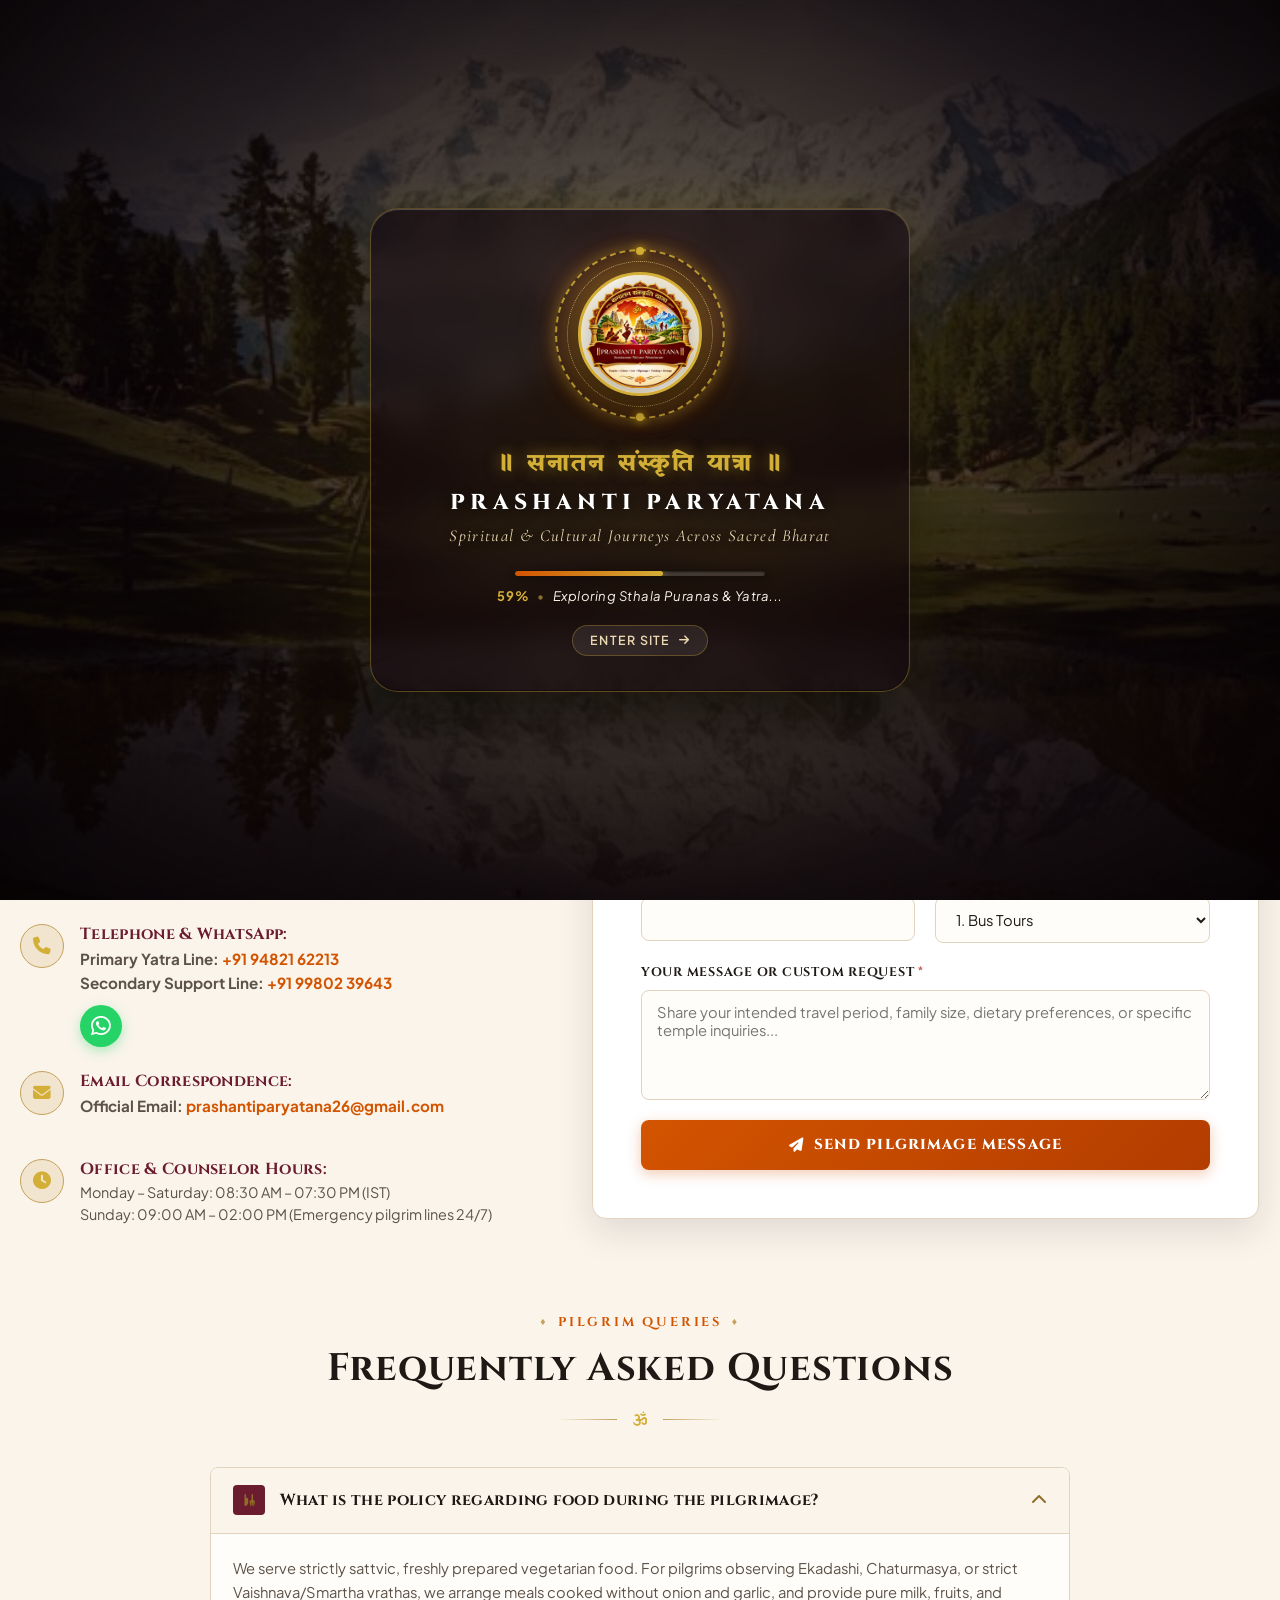
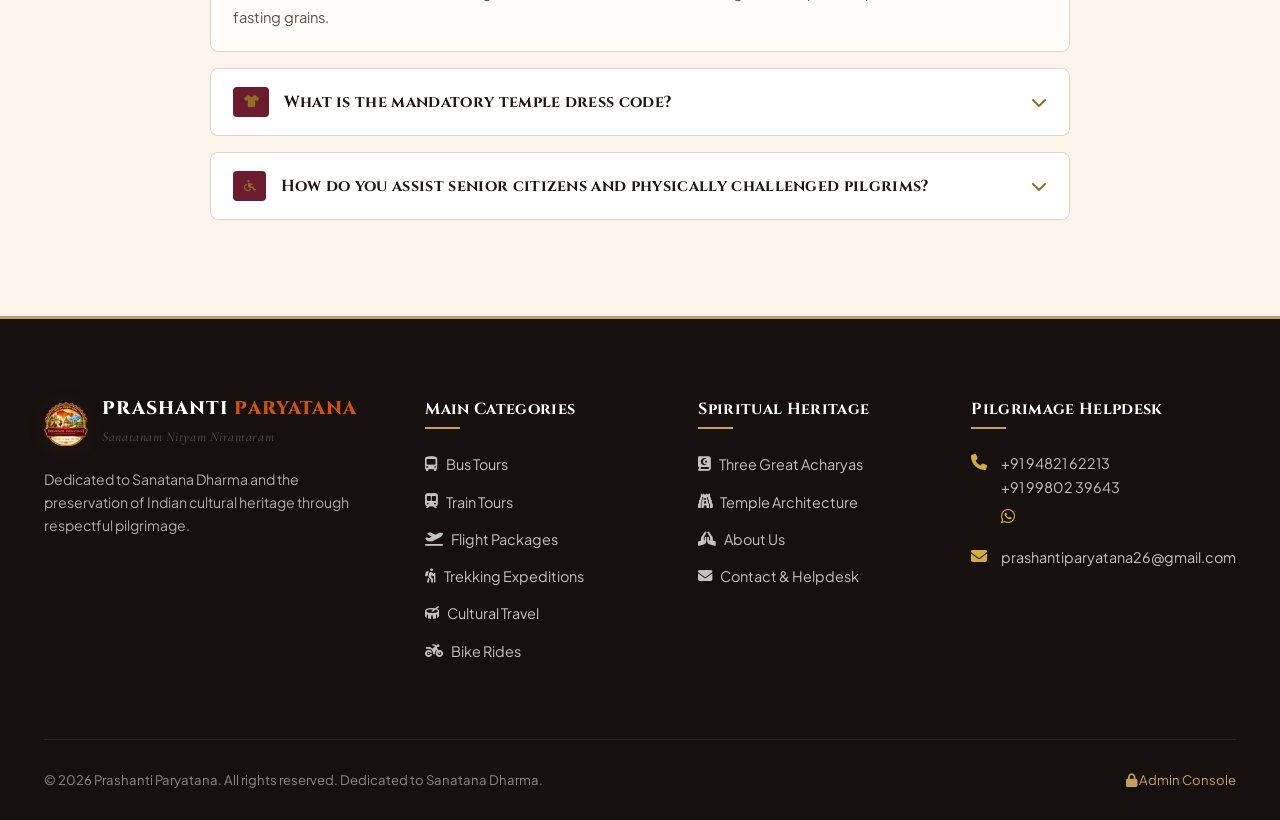
<file: contact.html>
<!DOCTYPE html>
<html lang="en">
<head>
  <link rel="icon" type="image/x-icon" href="favicon.ico" />
  <link rel="apple-touch-icon" href="assets/logo.png?v=3" />
  <meta charset="UTF-8" />
  <meta name="viewport" content="width=device-width, initial-scale=1.0" />
  <title>Contact & Pilgrimage Helpdesk | Prashanti Paryatana</title>
  <meta name="description" content="Get in touch with Prashanti Paryatana for customized spiritual pilgrimage itineraries, temple festival schedules, and elder travel assistance." />

  <link rel="preconnect" href="https://fonts.googleapis.com" />
  <link rel="preconnect" href="https://fonts.gstatic.com" crossorigin />
  <link rel="stylesheet" href="https://cdnjs.cloudflare.com/ajax/libs/font-awesome/6.5.1/css/all.min.css" />

  <link rel="stylesheet" href="css/style.css" />
  <link rel="stylesheet" href="css/components.css" />
</head>
<body data-page="contact">

      <!-- ================= WEBSITE LOADING PRELOADER (CINEMATIC BACKGROUND & MOVING LOGO) ================= -->
  <div id="sitePreloader" class="site-preloader" aria-label="Loading Prashanti Paryatana">
    <!-- Cinematic Background Image Crossfade Carousel -->
    <div class="preloader-bg-slideshow">
      <div class="preloader-bg-slide active" style="background-image: url('assets/loader/bg-1.jpg');"></div>
      <div class="preloader-bg-slide" style="background-image: url('assets/loader/bg-2.jpg');"></div>
      <div class="preloader-bg-slide" style="background-image: url('assets/loader/bg-3.jpg');"></div>
      <div class="preloader-bg-slide" style="background-image: url('assets/loader/bg-4.jpg');"></div>
      <div class="preloader-bg-slide" style="background-image: url('assets/loader/bg-5.jpg');"></div>
      <div class="preloader-overlay"></div>
    </div>

    <!-- Center Floating Animated Logo Badge & Content -->
    <div class="preloader-content">
      <div class="preloader-badge">
        <div class="preloader-aura-glow"></div>
        <div class="preloader-mandala-outer"></div>
        <div class="preloader-mandala-inner"></div>
        <div class="preloader-logo-wrap">
          <img src="assets/logo.png?v=3" alt="Prashanti Paryatana" class="preloader-logo" />
        </div>
      </div>

      <div class="preloader-text-group">
        <div class="preloader-sanskrit font-sanskrit-style">॥ सनातन संस्कृति यात्रा ॥</div>
        <h1 class="preloader-title">PRASHANTI PARYATANA</h1>
        <p class="preloader-tagline">Spiritual & Cultural Journeys Across Sacred Bharat</p>
      </div>

      <!-- Modern Progress Line & Counter -->
      <div class="preloader-status">
        <div class="preloader-progress-bar">
          <div id="preloaderProgressFill" class="preloader-progress-fill"></div>
        </div>
        <div class="preloader-status-text">
          <span id="preloaderPercent">0%</span>
          <span class="preloader-dot">•</span>
          <span id="preloaderPhase">Awakening Sacred Heritage...</span>
        </div>
      </div>

      <button type="button" class="preloader-skip-btn" id="preloaderSkipBtn" title="Enter Website">
        Enter Site <i class="fa-solid fa-arrow-right"></i>
      </button>
    </div>
  </div>
  </div>

<!-- Top Bar -->
  <div class="top-bar">
    <div class="container top-bar-inner">
      <div class="top-bar-left">
        <div class="top-bar-item">
          <i class="fa-solid fa-om"></i>
          <span class="font-sanskrit-style">॥ सनातन संस्कृति यात्रा ॥</span>
        </div>
        <div class="top-bar-item">
          <i class="fa-solid fa-phone"></i>
          <a href="tel:+919482162213" style="color: inherit; text-decoration: none; font-weight: 600;">+91 94821 62213</a>
          <span style="opacity: 0.5; margin: 0 4px;">/</span>
          <a href="tel:+919980239643" style="color: inherit; text-decoration: none; font-weight: 600;">+91 99802 39643</a>
        </div>
        <div class="top-bar-item">
          <i class="fa-solid fa-envelope"></i>
          <a href="mailto:prashantiparyatana26@gmail.com" style="color: inherit; text-decoration: none;">prashantiparyatana26@gmail.com</a>
        </div>
      </div>
      <div class="top-bar-right">
        <div class="top-bar-links">
          <a href="about.html">About</a>
          <a href="heritage.html">Our Heritage</a>
          <a href="acharyas.html">Acharyas</a>
          <a href="contact.html" class="active">Contact</a>
        </div>
        <a href="admin.html" class="admin-portal-link">
          <i class="fa-solid fa-lock"></i> Admin Portal
        </a>
      </div>
    </div>
  </div>

  <!-- Header -->
  <header class="site-header">
    <div class="container site-header-inner">
            <a href="index.html" class="brand-identity">
        <img src="assets/logo.png?v=3" alt="Prashanti Paryatana Logo" class="brand-logo-img" />
        <div class="brand-text-wrap">
          <span class="brand-name font-sanskrit-style">PRASHANTI <span>PARYATANA</span></span>
          <span class="brand-tagline">Sanatanam Nityam Nirantaram • Cultural Heritage</span>
        </div>
      </a>

      <!-- 5 Prominent Categories -->
      <nav class="categories-nav">
        <a href="bus-tours.html" class="category-link">
          <i class="fa-solid fa-bus-simple"></i>
          <span>Bus Tours</span>
        </a>
        <a href="train-tours.html" class="category-link">
          <i class="fa-solid fa-train-subway"></i>
          <span>Train Tours</span>
        </a>
        <a href="flight-packages.html" class="category-link">
          <i class="fa-solid fa-plane-departure"></i>
          <span>Flight Packages</span>
        </a>
        <a href="trekking-expeditions.html" class="category-link">
          <i class="fa-solid fa-person-hiking"></i>
          <span>Trekking Expeditions</span>
        </a>
        <a href="cultural.html" class="category-link">
          <i class="fa-solid fa-drum"></i>
          <span>Cultural Travel</span>
        </a>
        <a href="bike-rides.html" class="category-link">
          <i class="fa-solid fa-motorcycle"></i>
          <span>Bike Rides</span>
        </a>
      </nav>

      <div class="nav-actions">
        <button type="button" class="btn-plan-journey" onclick="openEnquiryModal('', 'Contact Helpdesk Enquiry', 'all')">
          <i class="fa-solid fa-hands-praying"></i>
          <span>Plan Your Journey</span>
        </button>
        <button type="button" class="mobile-nav-toggle" aria-label="Toggle navigation">
          <i class="fa-solid fa-bars-staggered"></i>
        </button>
      </div>
    </div>
  </header>

  <!-- Category Hero -->
  <section class="category-hero" style="background: linear-gradient(135deg, var(--color-maroon-deep) 0%, #150E10 100%);">
    <div class="container category-hero-content">
      <span class="section-eyebrow" style="color: var(--color-gold-bright);">Pilgrim Assistance</span>
      <h1>Contact & Pilgrimage Helpdesk</h1>
      <p>
        Whether planning a sacred family yatra, inquiring about temple darshan protocols, or requesting custom pilgrim arrangements, our dedicated seva team is here to assist you.
      </p>
    </div>
  </section>

  <!-- Main Content -->
  <main class="container" style="padding: 5rem 0 6rem 0;">
    <div class="detail-grid" style="grid-template-columns: 1fr 1.3fr; gap: 3.5rem; margin-bottom: 5rem;">
      <!-- Contact Details -->
      <div>
        <span class="section-eyebrow">Connect With Us</span>
        <h2 style="color: var(--color-maroon); margin-bottom: 1rem;">Direct Seva Helpdesk</h2>
        <p style="color: var(--text-secondary); margin-bottom: 2rem; font-size: 0.98rem; line-height: 1.65;">
          Our pilgrimage counselors are well-versed in temple agamas, panchangam muhurtams, and regional logistics.
        </p>

        <div style="display: flex; flex-direction: column; gap: 1.5rem;">
          <div style="display: flex; gap: 1rem; align-items: flex-start;">
            <div class="why-us-icon" style="width: 44px; height: 44px; font-size: 1.1rem; flex-shrink: 0;"><i class="fa-solid fa-location-dot"></i></div>
            <div>
              <h4 style="font-size: 1rem; color: var(--color-maroon); margin-bottom: 0.2rem;">Headquarters:</h4>
              <p style="font-size: 0.9rem; color: var(--text-secondary); line-height: 1.5;">
                Prashanti Nilaya, 108 Shankara Krupa Path,<br />
                Malleshwaram, Bengaluru 560003, Karnataka, India
              </p>
            </div>
          </div>

          <div style="display: flex; gap: 1rem; align-items: flex-start;">
            <div class="why-us-icon" style="width: 44px; height: 44px; font-size: 1.1rem; flex-shrink: 0;"><i class="fa-solid fa-phone"></i></div>
            <div>
              <h4 style="font-size: 1rem; color: var(--color-maroon); margin-bottom: 0.2rem;">Telephone & WhatsApp:</h4>
              <p style="font-size: 0.95rem; color: var(--text-secondary); line-height: 1.6; margin-bottom: 0.6rem;">
                <strong>Primary Yatra Line:</strong> <a href="tel:+919482162213" style="color: var(--color-saffron); font-weight: 700; text-decoration: none;">+91 94821 62213</a><br />
                <strong>Secondary Support Line:</strong> <a href="tel:+919980239643" style="color: var(--color-saffron); font-weight: 700; text-decoration: none;">+91 99802 39643</a>
              </p>
              <div>
                <a href="https://wa.me/919980239643?text=Namaskaram!%20I%20would%20like%20to%20enquire%20about%20a%20pilgrimage%20with%20Prashanti%20Paryatana." target="_blank" rel="noopener noreferrer" style="display: inline-flex; align-items: center; justify-content: center; width: 42px; height: 42px; background: #25D366; color: #fff; border-radius: 50%; text-decoration: none; font-size: 1.4rem; box-shadow: 0 4px 12px rgba(37, 211, 102, 0.35); transition: transform 0.2s ease;" title="Chat on WhatsApp" aria-label="Chat on WhatsApp">
                  <i class="fa-brands fa-whatsapp"></i>
                </a>
              </div>
            </div>
          </div>

          <div style="display: flex; gap: 1rem; align-items: flex-start;">
            <div class="why-us-icon" style="width: 44px; height: 44px; font-size: 1.1rem; flex-shrink: 0;"><i class="fa-solid fa-envelope"></i></div>
            <div>
              <h4 style="font-size: 1rem; color: var(--color-maroon); margin-bottom: 0.2rem;">Email Correspondence:</h4>
              <p style="font-size: 0.95rem; color: var(--text-secondary); line-height: 1.6;">
                <strong>Official Email:</strong> <a href="mailto:prashantiparyatana26@gmail.com" style="color: var(--color-saffron); font-weight: 700; text-decoration: none;">prashantiparyatana26@gmail.com</a>
              </p>
            </div>
          </div>

          <div style="display: flex; gap: 1rem; align-items: flex-start;">
            <div class="why-us-icon" style="width: 44px; height: 44px; font-size: 1.1rem; flex-shrink: 0;"><i class="fa-solid fa-clock"></i></div>
            <div>
              <h4 style="font-size: 1rem; color: var(--color-maroon); margin-bottom: 0.2rem;">Office & Counselor Hours:</h4>
              <p style="font-size: 0.9rem; color: var(--text-secondary); line-height: 1.5;">
                Monday – Saturday: 08:30 AM – 07:30 PM (IST)<br />
                Sunday: 09:00 AM – 02:00 PM (Emergency pilgrim lines 24/7)
              </p>
            </div>
          </div>
        </div>
      </div>

      <!-- Quick Message Form -->
      <div class="artist-registration-wrap" style="box-shadow: var(--shadow-lg);">
        <h3 style="color: var(--color-maroon); margin-bottom: 0.5rem; font-size: 1.4rem;">
          <i class="fa-solid fa-envelope-open-text" style="color: var(--color-saffron); margin-right: 0.4rem;"></i> Send a Pilgrimage Enquiry
        </h3>
        <p style="font-size: 0.85rem; color: var(--text-muted); margin-bottom: 1.5rem;">
          We will review your message and reply promptly with personalized guidance.
        </p>

        <form onsubmit="handleContactPageSubmit(event)">
          <div class="form-grid-2">
            <div class="form-group">
              <label class="form-label">Full Name <span class="req">*</span></label>
              <input type="text" name="fullName" class="form-control" required />
            </div>
            <div class="form-group">
              <label class="form-label">Email Address <span class="req">*</span></label>
              <input type="email" name="email" class="form-control" required />
            </div>
          </div>

          <div class="form-grid-2">
            <div class="form-group">
              <label class="form-label">Phone Number <span class="req">*</span></label>
              <input type="tel" name="phone" class="form-control" required />
            </div>
            <div class="form-group">
              <label class="form-label">Interested Category</label>
              <select name="category" class="form-control">
                <option value="bus">1. Bus Tours</option>
                <option value="train">2. Train Tours</option>
                <option value="flight">3. Flight Packages</option>
                <option value="trekking">4. Trekking Expeditions</option>
                <option value="cultural">5. Cultural Travel</option>
                <option value="all">General Pilgrimage Consultation</option>
              </select>
            </div>
          </div>

          <div class="form-group">
            <label class="form-label">Your Message or Custom Request <span class="req">*</span></label>
            <textarea name="message" class="form-control" placeholder="Share your intended travel period, family size, dietary preferences, or specific temple inquiries..." required></textarea>
          </div>

          <button type="submit" class="form-submit-btn">
            <i class="fa-solid fa-paper-plane"></i> Send Pilgrimage Message
          </button>
        </form>

        <div id="contactPageSuccess" style="display: none; text-align: center; padding: 1.5rem 0;">
          <div class="confirmation-badge-icon"><i class="fa-solid fa-check"></i></div>
          <h4 style="color: var(--color-maroon);">Namaskaram! Message Received</h4>
          <p style="color: var(--text-secondary); font-size: 0.88rem;">Our counselor will call or email you shortly.</p>
        </div>
      </div>
    </div>

    <!-- Frequently Asked Questions -->
    <div class="section-header" style="max-width: 800px; margin-bottom: 2.5rem;">
      <span class="section-eyebrow">Pilgrim Queries</span>
      <h2>Frequently Asked Questions</h2>
      <div class="decorative-divider">
        <span></span><i class="fa-solid fa-om"></i><span></span>
      </div>
    </div>

    <div style="max-width: 860px; margin: 0 auto; display: flex; flex-direction: column; gap: 1rem;">
      <div class="itinerary-day-card active">
        <div class="itinerary-day-header" onclick="toggleItineraryDay(this)">
          <div class="itinerary-day-title">
            <span class="day-badge"><i class="fa-solid fa-utensils"></i></span>
            <h4>What is the policy regarding food during the pilgrimage?</h4>
          </div>
          <i class="fa-solid fa-chevron-down"></i>
        </div>
        <div class="itinerary-day-body">
          <p>We serve strictly sattvic, freshly prepared vegetarian food. For pilgrims observing Ekadashi, Chaturmasya, or strict Vaishnava/Smartha vrathas, we arrange meals cooked without onion and garlic, and provide pure milk, fruits, and fasting grains.</p>
        </div>
      </div>

      <div class="itinerary-day-card">
        <div class="itinerary-day-header" onclick="toggleItineraryDay(this)">
          <div class="itinerary-day-title">
            <span class="day-badge"><i class="fa-solid fa-shirt"></i></span>
            <h4>What is the mandatory temple dress code?</h4>
          </div>
          <i class="fa-solid fa-chevron-down"></i>
        </div>
        <div class="itinerary-day-body">
          <p>Traditional Indian attire is mandatory across all temple sanctums. Men: Dhoti or Kurta-Pyjama (in Kerala shrines like Padmanabhaswamy and Guruvayur, men must wear a white unstitched mundu and remove shirts). Women: Sarees or salwar-kameez with dupatta. Western casuals (jeans, shorts) are not permitted inside traditional prakaras.</p>
        </div>
      </div>

      <div class="itinerary-day-card">
        <div class="itinerary-day-header" onclick="toggleItineraryDay(this)">
          <div class="itinerary-day-title">
            <span class="day-badge"><i class="fa-solid fa-wheelchair"></i></span>
            <h4>How do you assist senior citizens and physically challenged pilgrims?</h4>
          </div>
          <i class="fa-solid fa-chevron-down"></i>
        </div>
        <div class="itinerary-day-body">
          <p>We provide personalized care for elderly pilgrims: priority ground-floor rooms or elevator access, battery-operated golf carts in large temple complexes (such as Srirangam, Madurai, and Kashi corridor), pre-arranged palanquins/dolis for hill shrines, and continuous medical support with portable oxygen cylinders.</p>
        </div>
      </div>
    </div>
  </main>

  <!-- Footer -->
  <footer class="site-footer">
    <div class="container">
      <div class="footer-top-grid">
        <div class="footer-col footer-brand-col">
                    <div class="brand-identity" style="margin-bottom: 1rem;">
            <img src="assets/logo.png?v=3" alt="Prashanti Paryatana Logo" class="brand-logo-img" style="width: 44px; height: 44px;" />
            <div class="brand-text-wrap">
              <span class="brand-name font-sanskrit-style" style="font-size: 1.15rem; color:#fff;">PRASHANTI <span>PARYATANA</span></span>
              <span class="brand-tagline">Sanatanam Nityam Nirantaram</span>
            </div>
          </div>
          <p>Dedicated to Sanatana Dharma and the preservation of Indian cultural heritage through respectful pilgrimage.</p>
        </div>
        <div class="footer-col">
          <h4>Main Categories</h4>
          <ul class="footer-links-list">
            <li><a href="bus-tours.html"><i class="fa-solid fa-bus-simple"></i> Bus Tours</a></li>
            <li><a href="train-tours.html"><i class="fa-solid fa-train-subway"></i> Train Tours</a></li>
            <li><a href="flight-packages.html"><i class="fa-solid fa-plane-departure"></i> Flight Packages</a></li>
            <li><a href="trekking-expeditions.html"><i class="fa-solid fa-person-hiking"></i> Trekking Expeditions</a></li>
            <li><a href="cultural.html"><i class="fa-solid fa-drum"></i> Cultural Travel</a></li>
            <li><a href="bike-rides.html"><i class="fa-solid fa-motorcycle"></i> Bike Rides</a></li>
          </ul>
        </div>
        <div class="footer-col">
          <h4>Spiritual Heritage</h4>
          <ul class="footer-links-list">
            <li><a href="acharyas.html"><i class="fa-solid fa-book-quran"></i> Three Great Acharyas</a></li>
            <li><a href="heritage.html"><i class="fa-solid fa-gopuram"></i> Temple Architecture</a></li>
            <li><a href="about.html"><i class="fa-solid fa-hands-praying"></i> About Us</a></li>
            <li><a href="contact.html"><i class="fa-solid fa-envelope"></i> Contact & Helpdesk</a></li>
          </ul>
        </div>
        <div class="footer-col">
          <h4>Pilgrimage Helpdesk</h4>
          <div class="footer-contact-item">
            <i class="fa-solid fa-phone"></i>
            <div>
              <a href="tel:+919482162213" style="color: inherit; text-decoration: none;">+91 94821 62213</a><br />
              <a href="tel:+919980239643" style="color: inherit; text-decoration: none;">+91 99802 39643</a><br />
              <a href="https://wa.me/919980239643?text=Namaskaram!%20I%20would%20like%20to%20enquire%20about%20a%20yatra." target="_blank" rel="noopener noreferrer" style="color: #25D366; text-decoration: none; font-size: 1.35rem; display: inline-flex; align-items: center; margin-top: 0.35rem; transition: transform 0.2s ease;" title="Chat on WhatsApp" aria-label="Chat on WhatsApp">
                <i class="fa-brands fa-whatsapp"></i>
              </a>
            </div>
          </div>
          <div class="footer-contact-item">
            <i class="fa-solid fa-envelope"></i>
            <div>
              <a href="mailto:prashantiparyatana26@gmail.com" style="color: inherit; text-decoration: none;">prashantiparyatana26@gmail.com</a>
            </div>
          </div>
        </div>
      </div>
      <div class="footer-bottom">
        <div class="footer-bottom-inner">
          <p>© 2026 Prashanti Paryatana. All rights reserved. Dedicated to Sanatana Dharma.</p>
          <a href="admin.html" style="color: var(--color-gold);"><i class="fa-solid fa-lock"></i> Admin Console</a>
        </div>
      </div>
    </div>
  </footer>

  <!-- Modal & Mobile Drawer -->
  <div id="enquiryModal" class="modal-backdrop">
    <div class="modal-dialog">
      <div class="modal-header">
        <h3><i class="fa-solid fa-hands-praying" style="color: var(--color-gold-bright); margin-right: 0.5rem;"></i> Plan Your Sacred Journey</h3>
        <button type="button" class="modal-close-btn">&times;</button>
      </div>
      <div class="modal-body">
        <!-- Direct Quick Contact Pill -->
        <div class="modal-quick-contact" style="display: flex; align-items: center; justify-content: space-between; flex-wrap: wrap; gap: 0.5rem; background: var(--color-sandalwood-light); border: 1px solid var(--color-gold); border-radius: var(--radius-sm); padding: 0.6rem 0.9rem; margin-bottom: 1.2rem; font-size: 0.82rem;">
          <div style="display: flex; align-items: center; gap: 0.4rem;">
            <i class="fa-solid fa-phone" style="color: var(--color-saffron);"></i>
            <span style="font-weight: 600; color: var(--color-maroon);">Call:</span>
            <a href="tel:+919482162213" style="color: var(--color-maroon); font-weight: 700; text-decoration: none;">+91 94821 62213</a>
            <span style="opacity: 0.5;">/</span>
            <a href="tel:+919980239643" style="color: var(--color-maroon); font-weight: 700; text-decoration: none;">+91 99802 39643</a>
          </div>
          <div style="display: flex; align-items: center; gap: 0.6rem;">
            <a href="https://wa.me/919980239643?text=Namaskaram!%20I%20have%20an%20enquiry%20regarding%20pilgrimage." target="_blank" rel="noopener noreferrer" style="color: #25D366; text-decoration: none; display: inline-flex; align-items: center; font-size: 1.25rem; transition: transform 0.2s ease;" title="Chat on WhatsApp" aria-label="Chat on WhatsApp">
              <i class="fa-brands fa-whatsapp"></i>
            </a>
            <span style="opacity: 0.4;">|</span>
            <a href="mailto:prashantiparyatana26@gmail.com" style="color: var(--color-maroon); font-weight: 600; text-decoration: none;">prashantiparyatana26@gmail.com</a>
          </div>
        </div>
        <div id="enquiryFormContainer">
          <form id="enquiryForm">
            <div class="form-grid-2">
              <div class="form-group">
                <label class="form-label">Full Name <span class="req">*</span></label>
                <input type="text" name="fullName" class="form-control" required />
              </div>
              <div class="form-group">
                <label class="form-label">Email Address <span class="req">*</span></label>
                <input type="email" name="email" class="form-control" required />
              </div>
            </div>
            <div class="form-grid-2">
              <div class="form-group">
                <label class="form-label">Mobile Number <span class="req">*</span></label>
                <input type="tel" name="phone" class="form-control" required />
              </div>
              <div class="form-group">
                <label class="form-label">Starting Location</label>
                <input type="text" name="startingLocation" class="form-control" />
              </div>
            </div>
            <div class="form-grid-2">
              <div class="form-group">
                <label class="form-label">Category</label>
                <select name="category" id="enqCategorySelect" class="form-control">
                  <option value="all">Any Category</option>
                  <option value="bus">Bus Tours</option>
                  <option value="train">Train Tours</option>
                  <option value="flight">Flight Packages</option>
                  <option value="trekking">Trekking Expeditions</option>
                  <option value="cultural">Cultural Travel</option>
                  <option value="bike">Bike Rides</option>
                </select>
              </div>
              <div class="form-group">
                <label class="form-label">Preferred Package</label>
                <select name="preferredPackage" id="enqPackageSelect" class="form-control"></select>
              </div>
            </div>
            <div class="form-grid-2">
              <div class="form-group">
                <label class="form-label">Departure Date <span class="req">*</span></label>
                <input type="date" name="departureDate" class="form-control" required />
              </div>
              <div class="form-group">
                <label class="form-label">Travellers <span class="req">*</span></label>
                <input type="number" name="travellers" min="1" max="40" class="form-control" value="2" required />
              </div>
            </div>
            <div class="form-group">
              <label class="form-label">Special Requirements</label>
              <textarea name="requirements" class="form-control"></textarea>
            </div>
            <button type="submit" class="form-submit-btn">
              <i class="fa-solid fa-paper-plane"></i> Submit Travel Enquiry
            </button>
          </form>
        </div>
        <div id="enquiryConfirmationContainer" class="enquiry-confirmation" style="display: none;">
          <div class="confirmation-badge-icon"><i class="fa-solid fa-check"></i></div>
          <h3 style="color: var(--color-maroon);">Enquiry Registered!</h3>
          <div class="reference-display-box">
            <div id="confirmationRefCode" class="reference-code">PP-2026-YTR-0000</div>
          </div>
          <button type="button" class="btn-quick-enquire" onclick="closeEnquiryModal()">Close</button>
        </div>
      </div>
    </div>
  </div>

  <!-- Mobile Drawer -->
  <div class="mobile-drawer">
    <div class="mobile-drawer-content">
      <div class="mobile-drawer-header">
        <span class="brand-name" style="font-size: 1.1rem;">Prashanti <span>Paryatana</span></span>
        <button type="button" class="mobile-drawer-close" style="background:none; border:none; font-size: 1.4rem;">&times;</button>
      </div>
      <div class="mobile-drawer-links">
        <a href="bus-tours.html" class="mobile-nav-item"><i class="fa-solid fa-bus-simple"></i> Bus Tours</a>
        <a href="train-tours.html" class="mobile-nav-item"><i class="fa-solid fa-train-subway"></i> Train Tours</a>
        <a href="flight-packages.html" class="mobile-nav-item"><i class="fa-solid fa-plane-departure"></i> Flight Packages</a>
        <a href="trekking-expeditions.html" class="mobile-nav-item"><i class="fa-solid fa-person-hiking"></i> Trekking Expeditions</a>
        <a href="cultural.html" class="mobile-nav-item"><i class="fa-solid fa-drum"></i> Cultural Travel</a>
        <a href="bike-rides.html" class="mobile-nav-item"><i class="fa-solid fa-motorcycle"></i> Bike Rides</a>
        <a href="index.html" class="mobile-nav-item"><i class="fa-solid fa-house"></i> Home</a>
      </div>
    </div>
  </div>

  <script src="js/data.js"></script>
  <script src="js/app.js"></script>
  <script>
    function handleContactPageSubmit(e) {
      e.preventDefault();
      const form = e.target;
      const fullName = form.fullName.value.trim();
      const email = form.email.value.trim();
      const phone = form.phone.value.trim();
      const category = form.category.value;
      const message = form.message.value.trim();

      const currentYear = new Date().getFullYear();
      const refId = `PP-${currentYear}-YTR-${Math.floor(1000 + Math.random() * 9000)}`;

      const enquiryData = {
        id: refId,
        date: new Date().toISOString(),
        fullName,
        email,
        phone,
        startingLocation: 'General Contact Form',
        preferredPackageId: '',
        packageName: `Helpdesk Inquiry (${category.toUpperCase()})`,
        category,
        departureDate: 'Flexible',
        travellers: 'Flexible',
        requirements: message,
        status: 'New',
        notes: 'Submitted via Contact Page helpdesk form.'
      };

      if (window.PrashantiDB) {
        window.PrashantiDB.addEnquiry(enquiryData);
      }

      form.style.display = 'none';
      const successDiv = document.getElementById('contactPageSuccess');
      if (successDiv) successDiv.style.display = 'block';

      window.showToast('Message dispatched with namaskars!', 'success');
    }
  </script>
</body>
</html>
</file>
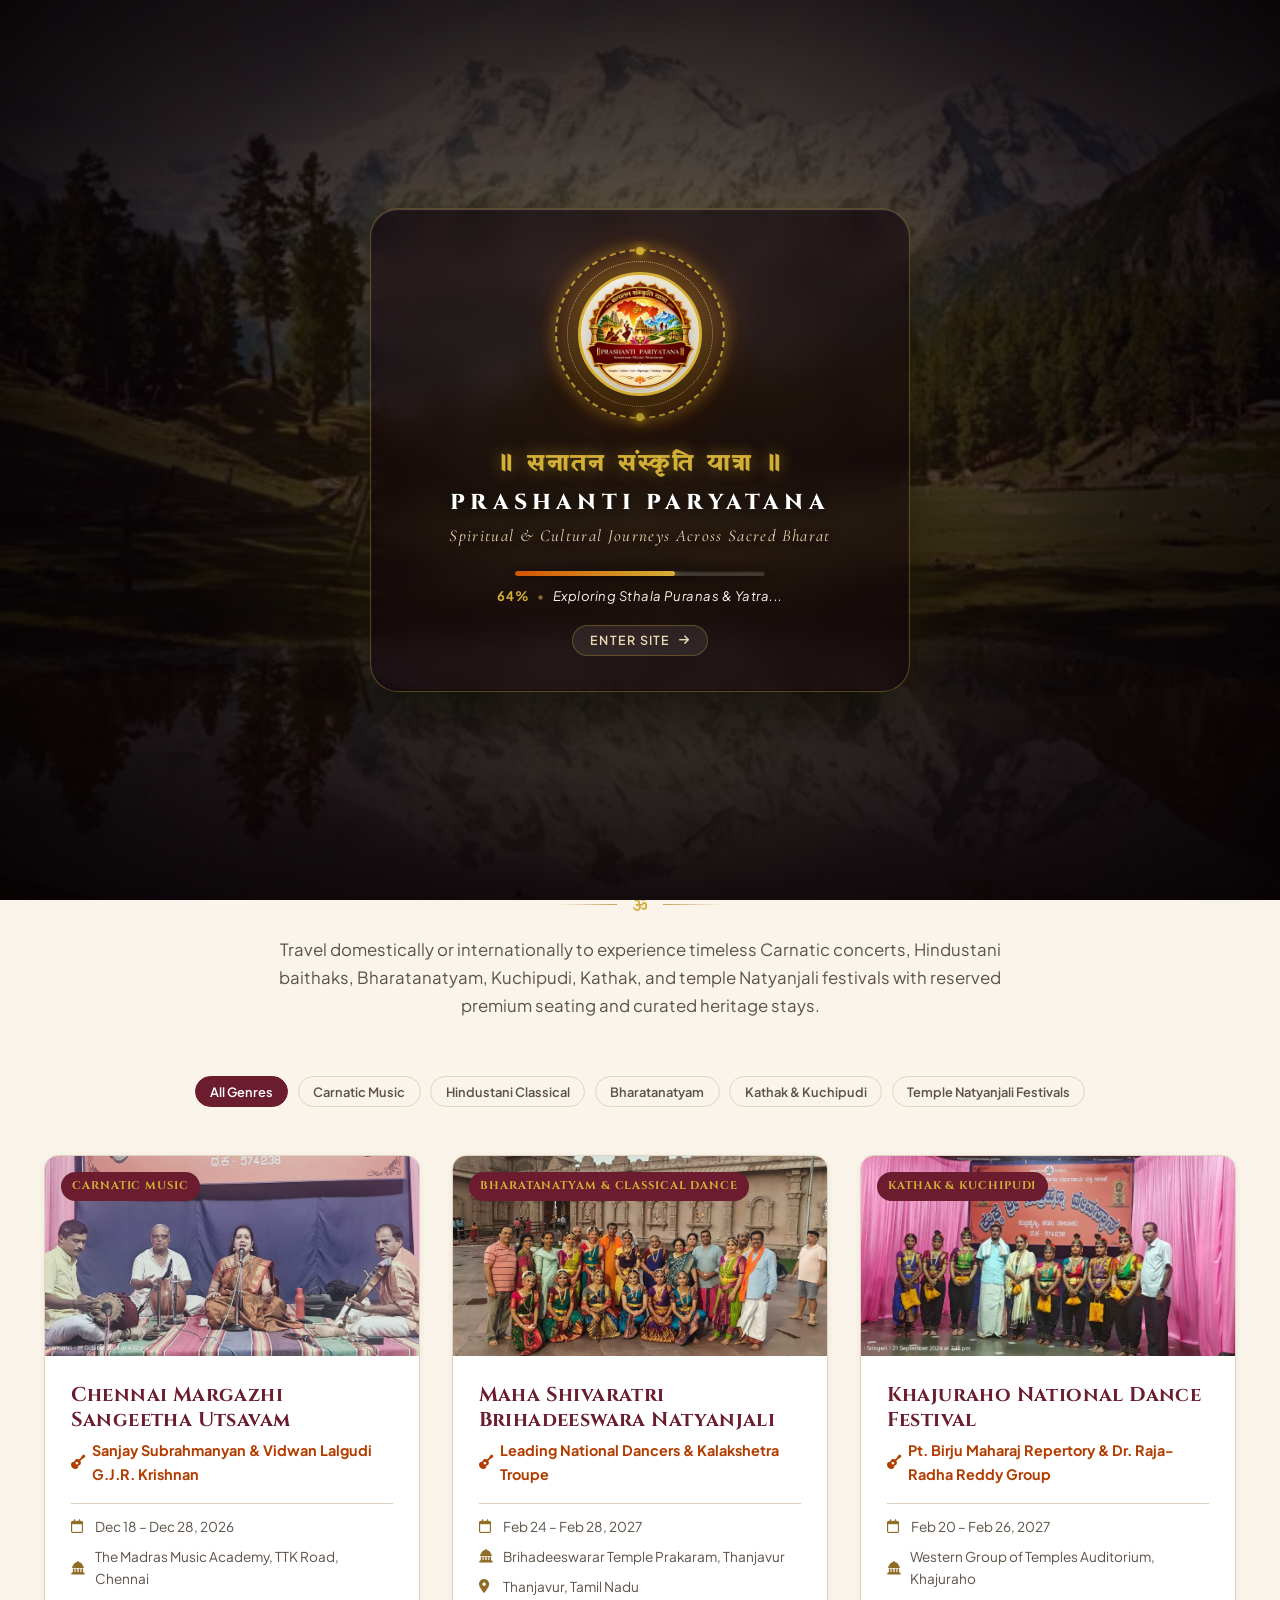
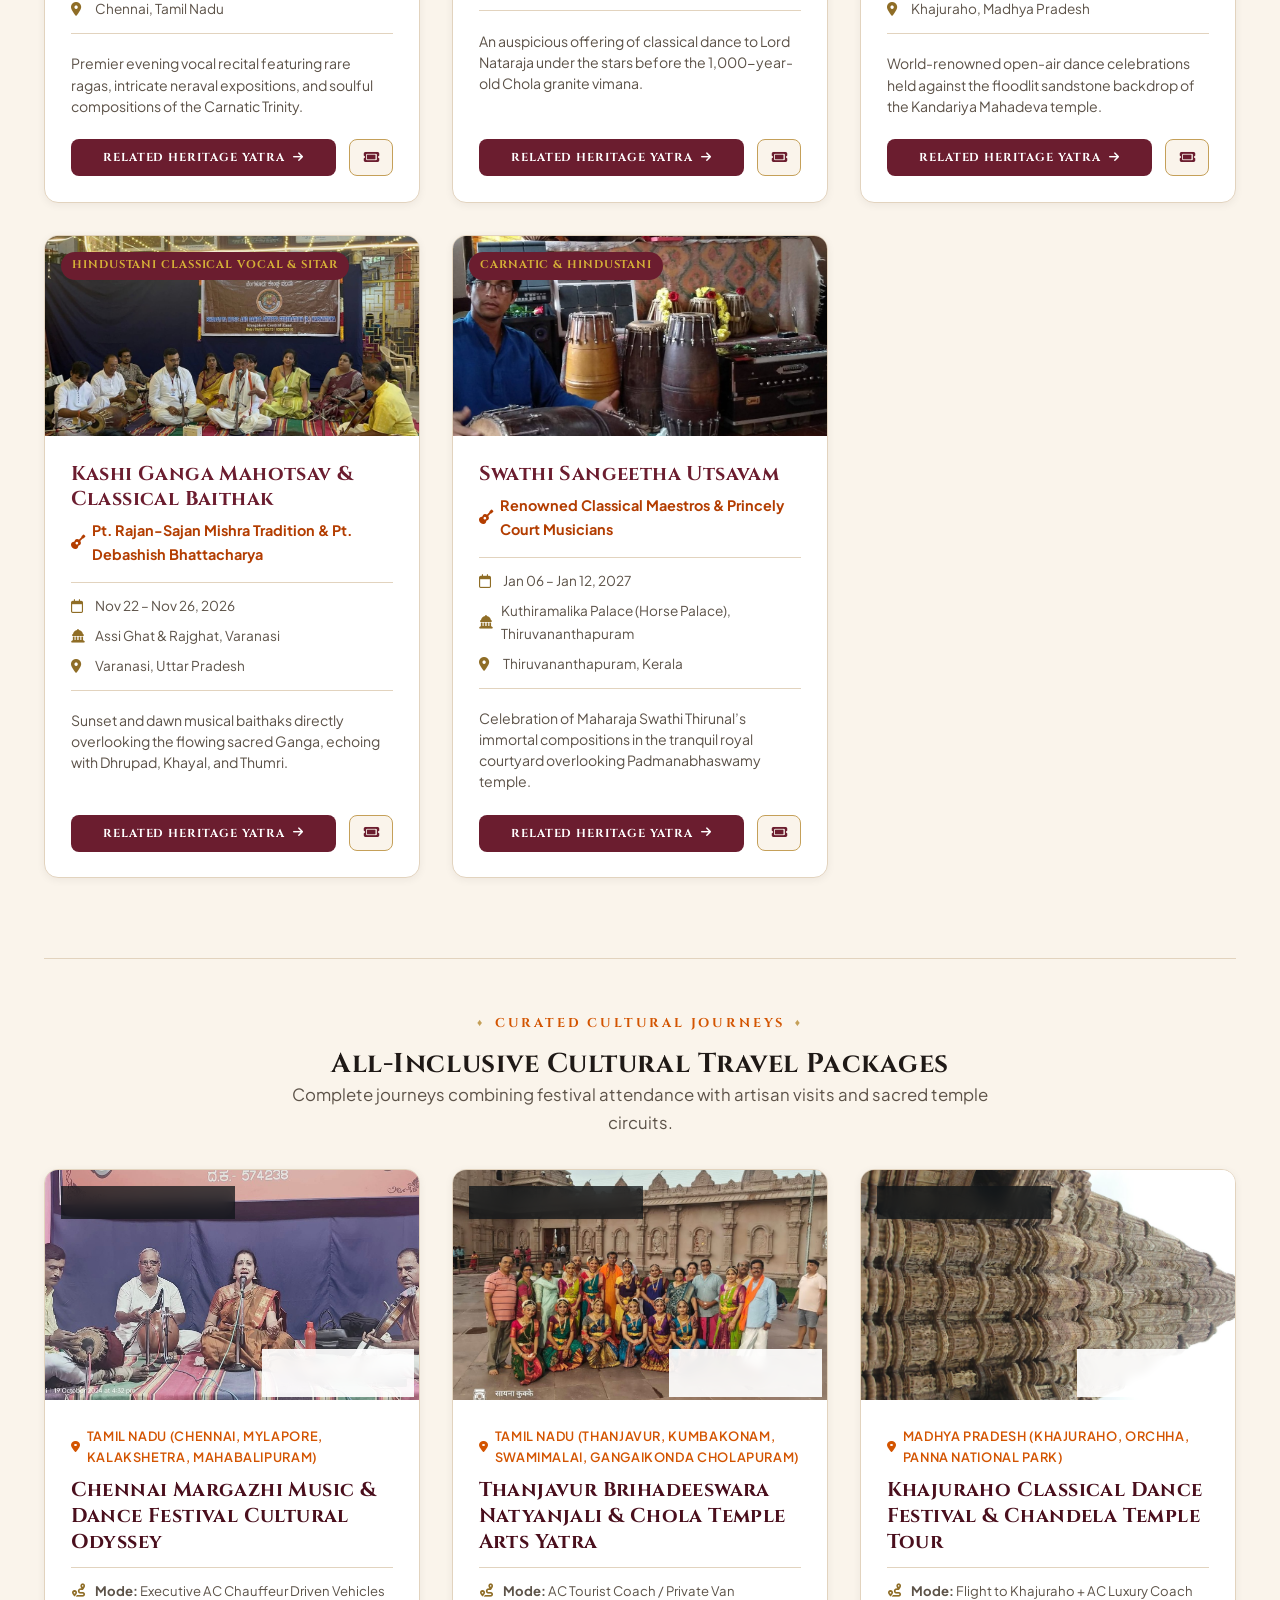
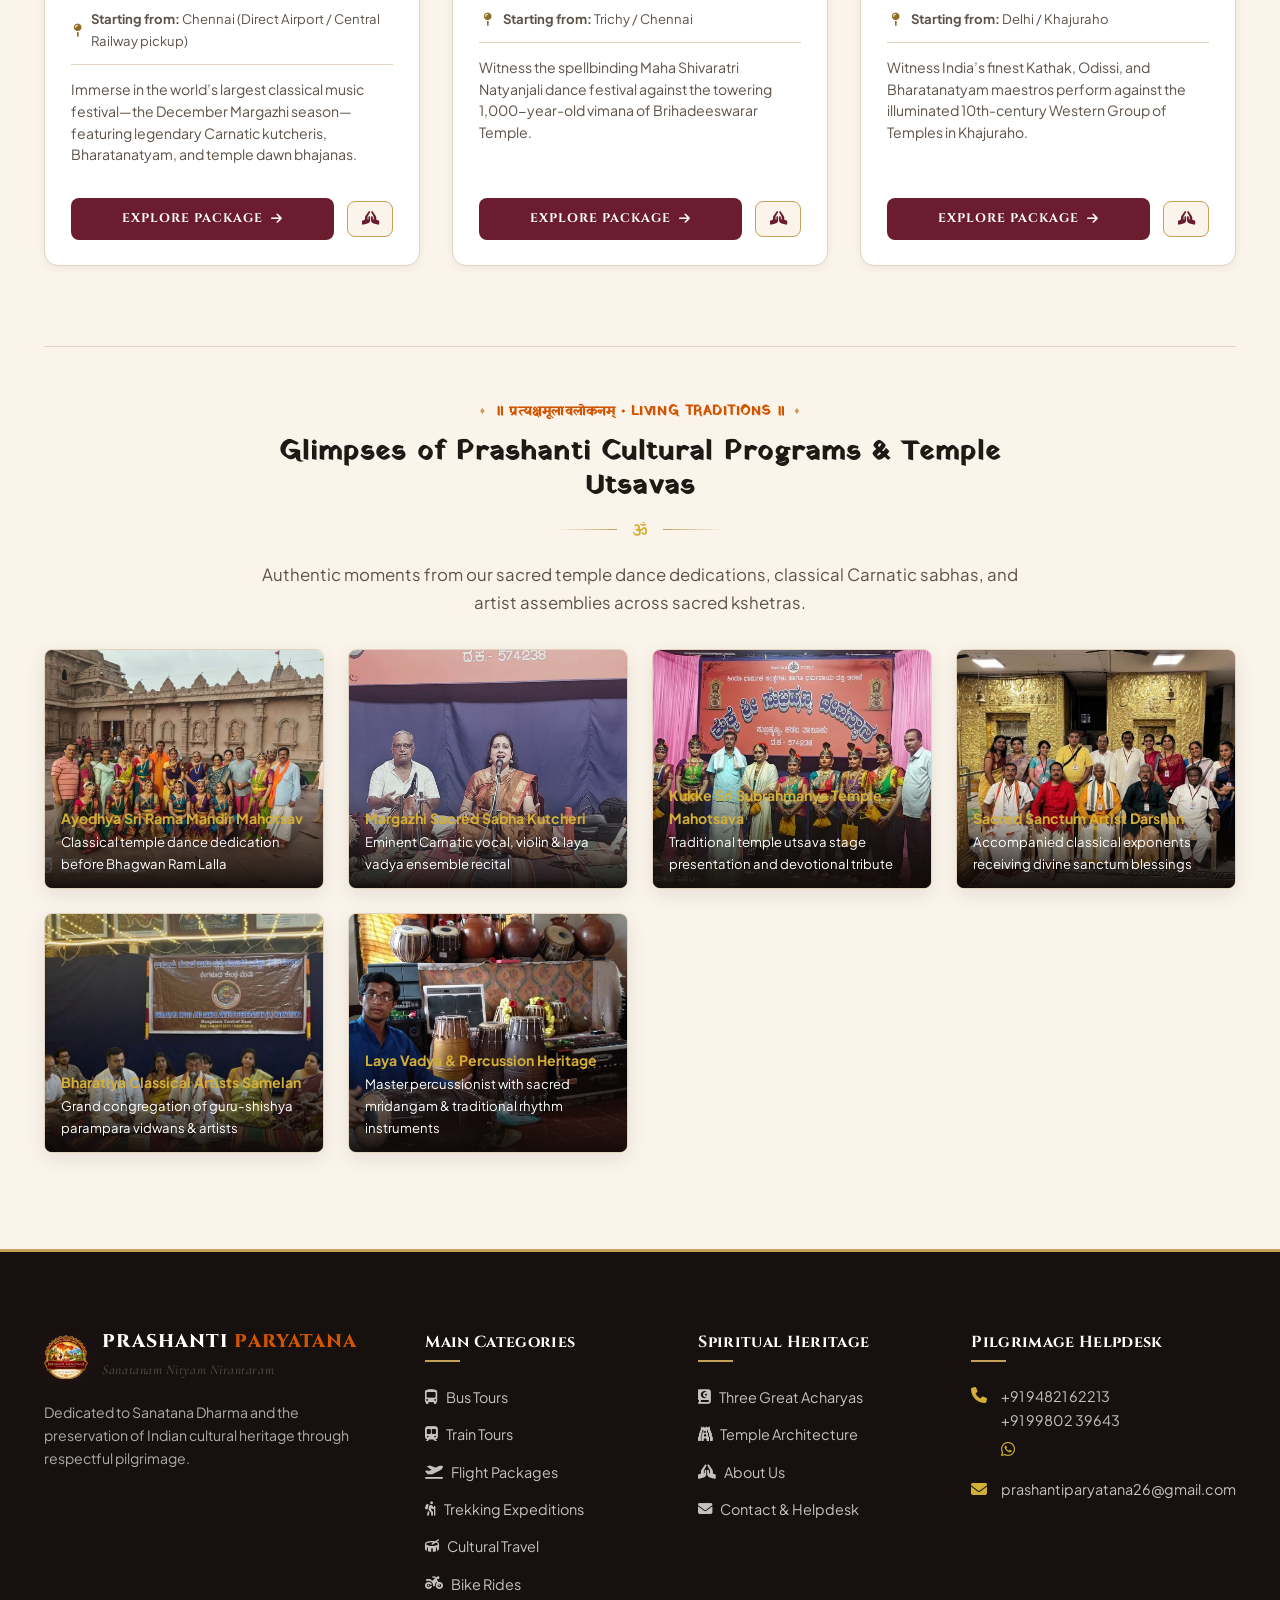
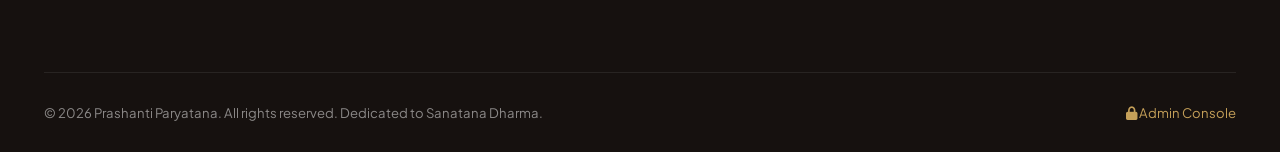
<file: cultural.html>
﻿<!DOCTYPE html>
<html lang="en">
<head>
  <link rel="icon" type="image/x-icon" href="favicon.ico" />
  <link rel="apple-touch-icon" href="assets/logo.png?v=3" />
  <meta charset="UTF-8" />
  <meta name="viewport" content="width=device-width, initial-scale=1.0" />
  <title>Cultural Travel Portal | Prashanti Paryatana</title>
  <meta name="description" content="Immerse in classical Indian sacred arts: Attend Carnatic, Hindustani, Bharatanatyam, and temple festivals, or register as a classical artist for sacred performances." />

  <link rel="preconnect" href="https://fonts.googleapis.com" />
  <link rel="preconnect" href="https://fonts.gstatic.com" crossorigin />
  <link rel="stylesheet" href="https://cdnjs.cloudflare.com/ajax/libs/font-awesome/6.5.1/css/all.min.css" />

  <link rel="stylesheet" href="css/style.css" />
  <link rel="stylesheet" href="css/components.css" />
</head>
<body data-page="cultural" data-page-category="cultural">

  <!-- ================= WEBSITE LOADING PRELOADER (FROM LOGO) ================= -->
  <div id="sitePreloader" class="site-preloader" aria-label="Loading Prashanti Paryatana">
    <!-- Cinematic Background Image Crossfade Carousel -->
    <div class="preloader-bg-slideshow">
      <div class="preloader-bg-slide active" style="background-image: url('assets/loader/bg-1.jpg');"></div>
      <div class="preloader-bg-slide" style="background-image: url('assets/loader/bg-2.jpg');"></div>
      <div class="preloader-bg-slide" style="background-image: url('assets/loader/bg-3.jpg');"></div>
      <div class="preloader-bg-slide" style="background-image: url('assets/loader/bg-4.jpg');"></div>
      <div class="preloader-bg-slide" style="background-image: url('assets/loader/bg-5.jpg');"></div>
      <div class="preloader-overlay"></div>
    </div>

    <!-- Center Floating Animated Logo Badge & Content -->
    <div class="preloader-content">
      <div class="preloader-badge">
        <div class="preloader-aura-glow"></div>
        <div class="preloader-mandala-outer"></div>
        <div class="preloader-mandala-inner"></div>
        <div class="preloader-logo-wrap">
          <img src="assets/logo.png?v=3" alt="Prashanti Paryatana" class="preloader-logo" />
        </div>
      </div>

      <div class="preloader-text-group">
        <div class="preloader-sanskrit font-sanskrit-style">॥ सनातन संस्कृति यात्रा ॥</div>
        <h1 class="preloader-title">PRASHANTI PARYATANA</h1>
        <p class="preloader-tagline">Spiritual & Cultural Journeys Across Sacred Bharat</p>
      </div>

      <!-- Modern Progress Line & Counter -->
      <div class="preloader-status">
        <div class="preloader-progress-bar">
          <div id="preloaderProgressFill" class="preloader-progress-fill"></div>
        </div>
        <div class="preloader-status-text">
          <span id="preloaderPercent">0%</span>
          <span class="preloader-dot">•</span>
          <span id="preloaderPhase">Awakening Sacred Heritage...</span>
        </div>
      </div>

      <button type="button" class="preloader-skip-btn" id="preloaderSkipBtn" title="Enter Website">
        Enter Site <i class="fa-solid fa-arrow-right"></i>
      </button>
    </div>
  </div>

  <!-- Top Bar -->
  <div class="top-bar">
    <div class="container top-bar-inner">
      <div class="top-bar-left">
        <div class="top-bar-item">
          <i class="fa-solid fa-om"></i>
          <span class="font-sanskrit-style">॥ सनातन संस्कृति यात्रा ॥</span>
        </div>
        <div class="top-bar-item">
          <i class="fa-solid fa-phone"></i>
          <a href="tel:+919482162213" style="color: inherit; text-decoration: none; font-weight: 600;">+91 94821 62213</a>
          <span style="opacity: 0.5; margin: 0 4px;">/</span>
          <a href="tel:+919980239643" style="color: inherit; text-decoration: none; font-weight: 600;">+91 99802 39643</a>
        </div>
        <div class="top-bar-item">
          <i class="fa-solid fa-envelope"></i>
          <a href="mailto:prashantiparyatana26@gmail.com" style="color: inherit; text-decoration: none;">prashantiparyatana26@gmail.com</a>
        </div>
      </div>
      <div class="top-bar-right">
        <div class="top-bar-links">
          <a href="about.html">About</a>
          <a href="heritage.html">Our Heritage</a>
          <a href="acharyas.html">Acharyas</a>
          <a href="contact.html">Contact</a>
        </div>
        <a href="admin.html" class="admin-portal-link">
          <i class="fa-solid fa-lock"></i> Admin Portal
        </a>
      </div>
    </div>
  </div>

  <!-- Header -->
  <header class="site-header">
    <div class="container site-header-inner">
      <a href="index.html" class="brand-identity">
        <img src="assets/logo.png?v=3" alt="Prashanti Paryatana Logo" class="brand-logo-img" />
        <div class="brand-text-wrap">
          <span class="brand-name font-sanskrit-style">PRASHANTI <span>PARYATANA</span></span>
          <span class="brand-tagline">Sanatanam Nityam Nirantaram • Cultural Heritage</span>
        </div>
      </a>

      <!-- 5 Prominent Categories -->
      <nav class="categories-nav">
        <a href="bus-tours.html" class="category-link">
          <i class="fa-solid fa-bus-simple"></i>
          <span>Bus Tours</span>
        </a>
        <a href="train-tours.html" class="category-link">
          <i class="fa-solid fa-train-subway"></i>
          <span>Train Tours</span>
        </a>
        <a href="flight-packages.html" class="category-link">
          <i class="fa-solid fa-plane-departure"></i>
          <span>Flight Packages</span>
        </a>
        <a href="trekking-expeditions.html" class="category-link">
          <i class="fa-solid fa-person-hiking"></i>
          <span>Trekking Expeditions</span>
        </a>
        <a href="cultural.html" class="category-link active">
          <i class="fa-solid fa-drum"></i>
          <span>Cultural Travel</span>
        </a>
        <a href="bike-rides.html" class="category-link">
          <i class="fa-solid fa-motorcycle"></i>
          <span>Bike Rides</span>
        </a>
      </nav>

      <div class="nav-actions">
        <button type="button" class="btn-plan-journey" onclick="openEnquiryModal('', 'Cultural Travel Enquiry', 'cultural')">
          <i class="fa-solid fa-hands-praying"></i>
          <span>Plan Your Journey</span>
        </button>
        <button type="button" class="mobile-nav-toggle" aria-label="Toggle navigation">
          <i class="fa-solid fa-bars-staggered"></i>
        </button>
      </div>
    </div>
  </header>

  <!-- Category Hero with Background Slideshow -->
  <section class="cultural-hero" style="position: relative; overflow: hidden; min-height: 480px; display: flex; align-items: center;">
    <!-- Background Slideshow of Real Cultural Programs -->
    <div class="cultural-slideshow-container">
      <div class="cultural-bg-slide active" style="background-image: url('assets/cultural/ayodhya-dance.jpg');"></div>
      <div class="cultural-bg-slide" style="background-image: url('assets/cultural/carnatic-kutcheri.jpg');"></div>
      <div class="cultural-bg-slide" style="background-image: url('assets/cultural/kukke-subrahmanya-stage.jpg');"></div>
      <div class="cultural-bg-slide" style="background-image: url('assets/cultural/golden-temple-artists.jpg');"></div>
      <div class="cultural-bg-slide" style="background-image: url('assets/cultural/music-dance-federation.jpg');"></div>
      <div class="cultural-bg-slide" style="background-image: url('assets/cultural/mridangam-vidwan.jpg');"></div>
      <div class="cultural-slideshow-overlay"></div>
    </div>

    <div class="container" style="text-align: center; max-width: 860px; position: relative; z-index: 3;">
      <span class="section-eyebrow font-sanskrit-style" style="color: var(--color-gold-bright); letter-spacing: 0.12em;">॥ नाद-नाट्य योग • Travel Category 05 ॥</span>
      <h1 class="font-sanskrit-style" style="color: #fff; margin-bottom: 1rem; font-size: clamp(2.2rem, 5vw, 3.2rem);">Cultural Travel Portal</h1>
      <p style="color: var(--color-sandalwood-light); font-size: 1.15rem; font-family: var(--font-serif); line-height: 1.6; text-shadow: 0 2px 8px rgba(0,0,0,0.8);">
        Connecting devotees, classical music enthusiasts, and traditional artists with ancient temple festivals, sacred music sabhas, and classical dance stages across Bharat.
      </p>

      <!-- Navigation Tabs Between Section A and Section B -->
      <div class="cultural-nav-tabs">
        <button type="button" class="cultural-tab-btn active" data-target="events">
          <i class="fa-solid fa-masks-theater"></i> A. Attend Cultural Performances
        </button>
        <button type="button" class="cultural-tab-btn" data-target="artist">
          <i class="fa-solid fa-id-card-clip"></i> B. Classical Artist Participation
        </button>
      </div>
    </div>
  </section>

  <!-- ================= SECTION A: ATTEND CULTURAL PERFORMANCES ================= -->
  <section id="culturalEventsSection" style="padding: 4.5rem 0 6rem 0;">
    <div class="container">
      <div class="section-header">
        <span class="section-eyebrow">Section A • Sacred Music & Dance</span>
        <h2>Attend Prestigious Classical Performances</h2>
        <div class="decorative-divider">
          <span></span><i class="fa-solid fa-om"></i><span></span>
        </div>
        <p>
          Travel domestically or internationally to experience timeless Carnatic concerts, Hindustani baithaks, Bharatanatyam, Kuchipudi, Kathak, and temple Natyanjali festivals with reserved premium seating and curated heritage stays.
        </p>
      </div>

      <!-- Genre Filter Pills -->
      <div style="display: flex; justify-content: center; flex-wrap: wrap; gap: 0.6rem; margin-bottom: 3rem;">
        <button type="button" class="filter-pill genre-filter-pill active" onclick="filterEventsByGenre('all', this)">All Genres</button>
        <button type="button" class="filter-pill genre-filter-pill" onclick="filterEventsByGenre('Carnatic', this)">Carnatic Music</button>
        <button type="button" class="filter-pill genre-filter-pill" onclick="filterEventsByGenre('Hindustani', this)">Hindustani Classical</button>
        <button type="button" class="filter-pill genre-filter-pill" onclick="filterEventsByGenre('Bharatanatyam', this)">Bharatanatyam</button>
        <button type="button" class="filter-pill genre-filter-pill" onclick="filterEventsByGenre('Kathak', this)">Kathak & Kuchipudi</button>
        <button type="button" class="filter-pill genre-filter-pill" onclick="filterEventsByGenre('Natyanjali', this)">Temple Natyanjali Festivals</button>
      </div>

      <!-- Events Grid -->
      <div id="culturalEventsGrid" class="events-grid">
        <!-- Rendered dynamically by js/cultural.js -->
      </div>

      <!-- Related Curated Cultural Packages -->
      <div style="margin-top: 5rem; padding-top: 3rem; border-top: 1px solid var(--color-sandalwood-border);">
        <div class="section-header" style="margin-bottom: 2rem;">
          <span class="section-eyebrow">Curated Cultural Journeys</span>
          <h3>All-Inclusive Cultural Travel Packages</h3>
          <p>Complete journeys combining festival attendance with artisan visits and sacred temple circuits.</p>
        </div>
        <div id="culturalPackagesGrid" class="packages-grid">
          <!-- Populated by JS -->
        </div>
      </div>

      <!-- Live Glimpses of Prashanti Cultural Programs -->
      <div style="margin-top: 5rem; padding-top: 3rem; border-top: 1px solid var(--color-sandalwood-border);">
        <div class="section-header" style="margin-bottom: 2rem;">
          <span class="section-eyebrow font-sanskrit-style" style="color: var(--color-saffron);">॥ प्रत्यक्षमूलावलोकनम् • Living Traditions ॥</span>
          <h3 class="font-sanskrit-style">Glimpses of Prashanti Cultural Programs & Temple Utsavas</h3>
          <div class="decorative-divider">
            <span></span><i class="fa-solid fa-om"></i><span></span>
          </div>
          <p>Authentic moments from our sacred temple dance dedications, classical Carnatic sabhas, and artist assemblies across sacred kshetras.</p>
        </div>

        <div class="cultural-gallery-grid">
          <div class="cultural-photo-card">
            <img src="assets/cultural/ayodhya-dance.jpg" alt="Ayodhya Sri Rama Mandir Classical Dance" loading="lazy" />
            <div class="cultural-photo-caption">
              <strong>Ayodhya Sri Rama Mandir Mahotsav</strong>
              <span>Classical temple dance dedication before Bhagwan Ram Lalla</span>
            </div>
          </div>
          <div class="cultural-photo-card">
            <img src="assets/cultural/carnatic-kutcheri.jpg" alt="Margazhi Carnatic Kutcheri" loading="lazy" />
            <div class="cultural-photo-caption">
              <strong>Margazhi Sacred Sabha Kutcheri</strong>
              <span>Eminent Carnatic vocal, violin & laya vadya ensemble recital</span>
            </div>
          </div>
          <div class="cultural-photo-card">
            <img src="assets/cultural/kukke-subrahmanya-stage.jpg" alt="Kukke Sri Subrahmanya Temple Mahotsava" loading="lazy" />
            <div class="cultural-photo-caption">
              <strong>Kukke Sri Subrahmanya Temple Mahotsava</strong>
              <span>Traditional temple utsava stage presentation and devotional tribute</span>
            </div>
          </div>
          <div class="cultural-photo-card">
            <img src="assets/cultural/golden-temple-artists.jpg" alt="Sacred Sanctum Artist Darshan" loading="lazy" />
            <div class="cultural-photo-caption">
              <strong>Sacred Sanctum Artist Darshan</strong>
              <span>Accompanied classical exponents receiving divine sanctum blessings</span>
            </div>
          </div>
          <div class="cultural-photo-card">
            <img src="assets/cultural/music-dance-federation.jpg" alt="Bharatiya Music & Dance Artists Federation" loading="lazy" />
            <div class="cultural-photo-caption">
              <strong>Bharatiya Classical Artists Samelan</strong>
              <span>Grand congregation of guru-shishya parampara vidwans & artists</span>
            </div>
          </div>
          <div class="cultural-photo-card">
            <img src="assets/cultural/mridangam-vidwan.jpg" alt="Laya Vadya Percussion Vidwan" loading="lazy" />
            <div class="cultural-photo-caption">
              <strong>Laya Vadya & Percussion Heritage</strong>
              <span>Master percussionist with sacred mridangam & traditional rhythm instruments</span>
            </div>
          </div>
        </div>
      </div>
    </div>
  </section>

  <!-- ================= SECTION B: ARTIST PARTICIPATION ================= -->
  <section id="artistRegistrationSection" style="padding: 4.5rem 0 6rem 0; display: none;">
    <div class="container">
      <div class="section-header">
        <span class="section-eyebrow">Section B • For Performing Artists</span>
        <h2>Classical Artist Temple Program Registration</h2>
        <div class="decorative-divider">
          <span></span><i class="fa-solid fa-om"></i><span></span>
        </div>
        <p>
          Classical musicians, vocalists, instrumentalists, and classical dancers may register their interest to offer their art in sacred temple spaces and heritage festivals.
        </p>
      </div>

      <div class="artist-registration-wrap">
        <!-- Explicit Mandatory Disclaimer -->
        <div class="artist-disclaimer-notice">
          <strong><i class="fa-solid fa-triangle-exclamation"></i> Important Temple Protocol & Permissions Notice</strong>
          Please understand that performances in temple sanctums and heritage sabhas are strictly subject to temple trust guidelines, hereditary agama customs, and festival committee permissions. Prashanti Paryatana acts as a cultural coordinator and facilitator to match verified artists with suitable temple trusts and auspicious utsavam dates.
        </div>

        <div id="artistFormContainer">
          <form id="artistRegistrationForm">
            <div class="form-grid-2">
              <div class="form-group">
                <label class="form-label">Artist Full Name <span class="req">*</span></label>
                <input type="text" name="artistName" class="form-control" placeholder="e.g. Smt. Gayatri Ramaswamy" required />
              </div>
              <div class="form-group">
                <label class="form-label">Email Address <span class="req">*</span></label>
                <input type="email" name="artistEmail" class="form-control" placeholder="artist@example.com" required />
              </div>
            </div>

            <div class="form-grid-2">
              <div class="form-group">
                <label class="form-label">Phone Number / WhatsApp <span class="req">*</span></label>
                <input type="tel" name="artistPhone" class="form-control" placeholder="+91 94440 12345" required />
              </div>
              <div class="form-group">
                <label class="form-label">City of Residence <span class="req">*</span></label>
                <input type="text" name="artistCity" class="form-control" placeholder="e.g. Chennai, Bengaluru, Mumbai" required />
              </div>
            </div>

            <div class="form-grid-2">
              <div class="form-group">
                <label class="form-label">Country <span class="req">*</span></label>
                <input type="text" name="artistCountry" class="form-control" value="India" required />
              </div>
              <div class="form-group">
                <label class="form-label">Art Form & Disciplinary School (Bani/Gharana) <span class="req">*</span></label>
                <input type="text" name="artistArtForm" class="form-control" placeholder="e.g. Bharatanatyam (Kalakshetra), Carnatic Vocal, Saraswathi Veena" required />
              </div>
            </div>

            <div class="form-grid-2">
              <div class="form-group">
                <label class="form-label">Years of Performing Experience <span class="req">*</span></label>
                <input type="text" name="artistExperience" class="form-control" placeholder="e.g. 12 years (Graded AIR/Doordarshan)" required />
              </div>
              <div class="form-group">
                <label class="form-label">Preferred Performance Location / Circuit <span class="req">*</span></label>
                <input type="text" name="artistLocation" class="form-control" placeholder="e.g. Thanjavur, Sringeri, Udupi, Kashi, Melkote" required />
              </div>
            </div>

            <div class="form-group">
              <label class="form-label">Seasonal Availability (Months / Festivals)</label>
              <input type="text" name="artistAvailability" class="form-control" placeholder="e.g. Maha Shivaratri, Margazhi Season, Navaratri, Weekends" />
            </div>

            <div class="form-group">
              <label class="form-label">Portfolio or Performance Video Link (YouTube / Drive / Web) <span class="req">*</span></label>
              <input type="url" name="artistPortfolio" class="form-control" placeholder="https://youtube.com/watch?v=your-performance" required />
              <small style="color: var(--text-muted); font-size: 0.78rem;">Please share a clear recording of a live concert or stage recital.</small>
            </div>

            <button type="submit" class="form-submit-btn" style="margin-top: 1rem;">
              <i class="fa-solid fa-hands-praying"></i> Submit Artist Registration
            </button>
          </form>
        </div>

        <!-- Success Feedback for Artist Registration -->
        <div id="artistSuccessContainer" style="display: none; text-align: center; padding: 2rem 0;">
          <div class="confirmation-badge-icon"><i class="fa-solid fa-check"></i></div>
          <h3 style="color: var(--color-maroon); margin-bottom: 0.5rem;">Registration Submitted With Reverence</h3>
          <p style="color: var(--text-secondary); max-width: 520px; margin: 0 auto 1.5rem auto;">
            Namaskaram. Your artistic portfolio has been received. Our cultural advisory board will review your performance link against upcoming temple utsavam schedules.
          </p>
          <div class="reference-display-box">
            <span style="font-size: 0.75rem; text-transform: uppercase; color: var(--text-muted); font-weight: 700;">Artist Registration ID</span>
            <div id="artistRegIdDisplay" class="reference-code">ART-2026-000</div>
          </div>
          <button type="button" class="btn-explore" style="margin: 0 auto; display: inline-flex;" onclick="resetArtistForm()">
            <span>Submit Another Registration</span>
          </button>
        </div>
      </div>
    </div>
  </section>

  <!-- Footer -->
  <footer class="site-footer">
    <div class="container">
      <div class="footer-top-grid">
        <div class="footer-col footer-brand-col">
          <div class="brand-identity" style="margin-bottom: 1rem;">
            <img src="assets/logo.png?v=3" alt="Prashanti Paryatana Logo" class="brand-logo-img" style="width: 44px; height: 44px;" />
            <div class="brand-text-wrap">
              <span class="brand-name font-sanskrit-style" style="font-size: 1.15rem; color:#fff;">PRASHANTI <span>PARYATANA</span></span>
              <span class="brand-tagline">Sanatanam Nityam Nirantaram</span>
            </div>
          </div>
          <p>Dedicated to Sanatana Dharma and the preservation of Indian cultural heritage through respectful pilgrimage.</p>
        </div>
        <div class="footer-col">
          <h4>Main Categories</h4>
          <ul class="footer-links-list">
            <li><a href="bus-tours.html"><i class="fa-solid fa-bus-simple"></i> Bus Tours</a></li>
            <li><a href="train-tours.html"><i class="fa-solid fa-train-subway"></i> Train Tours</a></li>
            <li><a href="flight-packages.html"><i class="fa-solid fa-plane-departure"></i> Flight Packages</a></li>
            <li><a href="trekking-expeditions.html"><i class="fa-solid fa-person-hiking"></i> Trekking Expeditions</a></li>
            <li><a href="cultural.html"><i class="fa-solid fa-drum"></i> Cultural Travel</a></li>
            <li><a href="bike-rides.html"><i class="fa-solid fa-motorcycle"></i> Bike Rides</a></li>
          </ul>
        </div>
        <div class="footer-col">
          <h4>Spiritual Heritage</h4>
          <ul class="footer-links-list">
            <li><a href="acharyas.html"><i class="fa-solid fa-book-quran"></i> Three Great Acharyas</a></li>
            <li><a href="heritage.html"><i class="fa-solid fa-gopuram"></i> Temple Architecture</a></li>
            <li><a href="about.html"><i class="fa-solid fa-hands-praying"></i> About Us</a></li>
            <li><a href="contact.html"><i class="fa-solid fa-envelope"></i> Contact & Helpdesk</a></li>
          </ul>
        </div>
        <div class="footer-col">
          <h4>Pilgrimage Helpdesk</h4>
          <div class="footer-contact-item">
            <i class="fa-solid fa-phone"></i>
            <div>
              <a href="tel:+919482162213" style="color: inherit; text-decoration: none;">+91 94821 62213</a><br />
              <a href="tel:+919980239643" style="color: inherit; text-decoration: none;">+91 99802 39643</a><br />
              <a href="https://wa.me/919980239643?text=Namaskaram!%20I%20would%20like%20to%20enquire%20about%20a%20yatra." target="_blank" rel="noopener noreferrer" style="color: #25D366; text-decoration: none; font-size: 1.35rem; display: inline-flex; align-items: center; margin-top: 0.35rem; transition: transform 0.2s ease;" title="Chat on WhatsApp" aria-label="Chat on WhatsApp">
                <i class="fa-brands fa-whatsapp"></i>
              </a>
            </div>
          </div>
          <div class="footer-contact-item">
            <i class="fa-solid fa-envelope"></i>
            <div>
              <a href="mailto:prashantiparyatana26@gmail.com" style="color: inherit; text-decoration: none;">prashantiparyatana26@gmail.com</a>
            </div>
          </div>
        </div>
      </div>
      <div class="footer-bottom">
        <div class="footer-bottom-inner">
          <p>© 2026 Prashanti Paryatana. All rights reserved. Dedicated to Sanatana Dharma.</p>
          <a href="admin.html" style="color: var(--color-gold);"><i class="fa-solid fa-lock"></i> Admin Console</a>
        </div>
      </div>
    </div>
  </footer>

  <!-- Global Modal & Mobile Drawer -->
  <div id="enquiryModal" class="modal-backdrop">
    <div class="modal-dialog">
      <div class="modal-header">
        <h3><i class="fa-solid fa-hands-praying" style="color: var(--color-gold-bright); margin-right: 0.5rem;"></i> Plan Your Sacred Journey</h3>
        <button type="button" class="modal-close-btn">&times;</button>
      </div>
      <div class="modal-body">
        <!-- Direct Quick Contact Pill -->
        <div class="modal-quick-contact" style="display: flex; align-items: center; justify-content: space-between; flex-wrap: wrap; gap: 0.5rem; background: var(--color-sandalwood-light); border: 1px solid var(--color-gold); border-radius: var(--radius-sm); padding: 0.6rem 0.9rem; margin-bottom: 1.2rem; font-size: 0.82rem;">
          <div style="display: flex; align-items: center; gap: 0.4rem;">
            <i class="fa-solid fa-phone" style="color: var(--color-saffron);"></i>
            <span style="font-weight: 600; color: var(--color-maroon);">Call:</span>
            <a href="tel:+919482162213" style="color: var(--color-maroon); font-weight: 700; text-decoration: none;">+91 94821 62213</a>
            <span style="opacity: 0.5;">/</span>
            <a href="tel:+919980239643" style="color: var(--color-maroon); font-weight: 700; text-decoration: none;">+91 99802 39643</a>
          </div>
          <div style="display: flex; align-items: center; gap: 0.6rem;">
            <a href="https://wa.me/919980239643?text=Namaskaram!%20I%20have%20an%20enquiry%20regarding%20pilgrimage." target="_blank" rel="noopener noreferrer" style="color: #25D366; text-decoration: none; display: inline-flex; align-items: center; font-size: 1.25rem; transition: transform 0.2s ease;" title="Chat on WhatsApp" aria-label="Chat on WhatsApp">
              <i class="fa-brands fa-whatsapp"></i>
            </a>
            <span style="opacity: 0.4;">|</span>
            <a href="mailto:prashantiparyatana26@gmail.com" style="color: var(--color-maroon); font-weight: 600; text-decoration: none;">prashantiparyatana26@gmail.com</a>
          </div>
        </div>
        <div id="enquiryFormContainer">
          <form id="enquiryForm">
            <div class="form-grid-2">
              <div class="form-group">
                <label class="form-label">Full Name <span class="req">*</span></label>
                <input type="text" name="fullName" class="form-control" required />
              </div>
              <div class="form-group">
                <label class="form-label">Email Address <span class="req">*</span></label>
                <input type="email" name="email" class="form-control" required />
              </div>
            </div>
            <div class="form-grid-2">
              <div class="form-group">
                <label class="form-label">Mobile Number <span class="req">*</span></label>
                <input type="tel" name="phone" class="form-control" required />
              </div>
              <div class="form-group">
                <label class="form-label">Starting Location</label>
                <input type="text" name="startingLocation" class="form-control" />
              </div>
            </div>
            <div class="form-grid-2">
              <div class="form-group">
                <label class="form-label">Category</label>
                <select name="category" id="enqCategorySelect" class="form-control">
                  <option value="cultural" selected>Cultural Travel</option>
                  <option value="bus">Bus Tours</option>
                  <option value="train">Train Tours</option>
                  <option value="flight">Flight Packages</option>
                  <option value="trekking">Trekking Expeditions</option>
                  <option value="bike">Bike Rides</option>
                </select>
              </div>
              <div class="form-group">
                <label class="form-label">Preferred Package</label>
                <select name="preferredPackage" id="enqPackageSelect" class="form-control"></select>
              </div>
            </div>
            <div class="form-grid-2">
              <div class="form-group">
                <label class="form-label">Departure Date <span class="req">*</span></label>
                <input type="date" name="departureDate" class="form-control" required />
              </div>
              <div class="form-group">
                <label class="form-label">Travellers <span class="req">*</span></label>
                <input type="number" name="travellers" min="1" max="40" class="form-control" value="2" required />
              </div>
            </div>
            <div class="form-group">
              <label class="form-label">Special Requirements</label>
              <textarea name="requirements" class="form-control" placeholder="Festival seating, instruments handling, elder care..."></textarea>
            </div>
            <button type="submit" class="form-submit-btn">
              <i class="fa-solid fa-paper-plane"></i> Submit Cultural Travel Enquiry
            </button>
          </form>
        </div>
        <div id="enquiryConfirmationContainer" class="enquiry-confirmation" style="display: none;">
          <div class="confirmation-badge-icon"><i class="fa-solid fa-check"></i></div>
          <h3 style="color: var(--color-maroon);">Enquiry Registered!</h3>
          <div class="reference-display-box">
            <div id="confirmationRefCode" class="reference-code">PP-2026-YTR-0000</div>
          </div>
          <div id="confirmationSummary" style="font-size: 0.85rem; text-align: left; background: #fff; padding: 1rem; border-radius: var(--radius-sm); border: 1px solid var(--color-sandalwood-border); margin-bottom: 1.5rem;"></div>
          <button type="button" class="btn-quick-enquire" onclick="closeEnquiryModal()">Close</button>
        </div>
      </div>
    </div>
  </div>

  <!-- Mobile Drawer -->
  <div class="mobile-drawer">
    <div class="mobile-drawer-content">
      <div class="mobile-drawer-header">
        <span class="brand-name" style="font-size: 1.1rem;">Prashanti <span>Paryatana</span></span>
        <button type="button" class="mobile-drawer-close" style="background:none; border:none; font-size: 1.4rem;">&times;</button>
      </div>
      <div class="mobile-drawer-links">
        <a href="bus-tours.html" class="mobile-nav-item"><i class="fa-solid fa-bus-simple"></i> Bus Tours</a>
        <a href="train-tours.html" class="mobile-nav-item"><i class="fa-solid fa-train-subway"></i> Train Tours</a>
        <a href="flight-packages.html" class="mobile-nav-item"><i class="fa-solid fa-plane-departure"></i> Flight Packages</a>
        <a href="trekking-expeditions.html" class="mobile-nav-item"><i class="fa-solid fa-person-hiking"></i> Trekking Expeditions</a>
        <a href="cultural.html" class="mobile-nav-item active"><i class="fa-solid fa-drum"></i> Cultural Travel</a>
        <a href="bike-rides.html" class="mobile-nav-item"><i class="fa-solid fa-motorcycle"></i> Bike Rides</a>
        <a href="index.html" class="mobile-nav-item"><i class="fa-solid fa-house"></i> Home</a>
      </div>
    </div>
  </div>

  <script src="js/data.js"></script>
  <script src="js/app.js"></script>
  <script src="js/cultural.js"></script>
  <script>
    document.addEventListener('DOMContentLoaded', () => {
      // Render cultural packages under Section A
      const container = document.getElementById('culturalPackagesGrid');
      if (container && window.PrashantiDB) {
        const cultPackages = window.PrashantiDB.getPackagesByCategory('cultural');
        container.innerHTML = cultPackages.map(p => window.createPackageCardHTML(p)).join('');
      }

      // Check if URL has #artist-registration hash
      if (window.location.hash === '#artist-registration') {
        const artistTab = document.querySelector('.cultural-tab-btn[data-target="artist"]');
        if (artistTab) artistTab.click();
      }
    });
  </script>
</body>
</html>
</file>
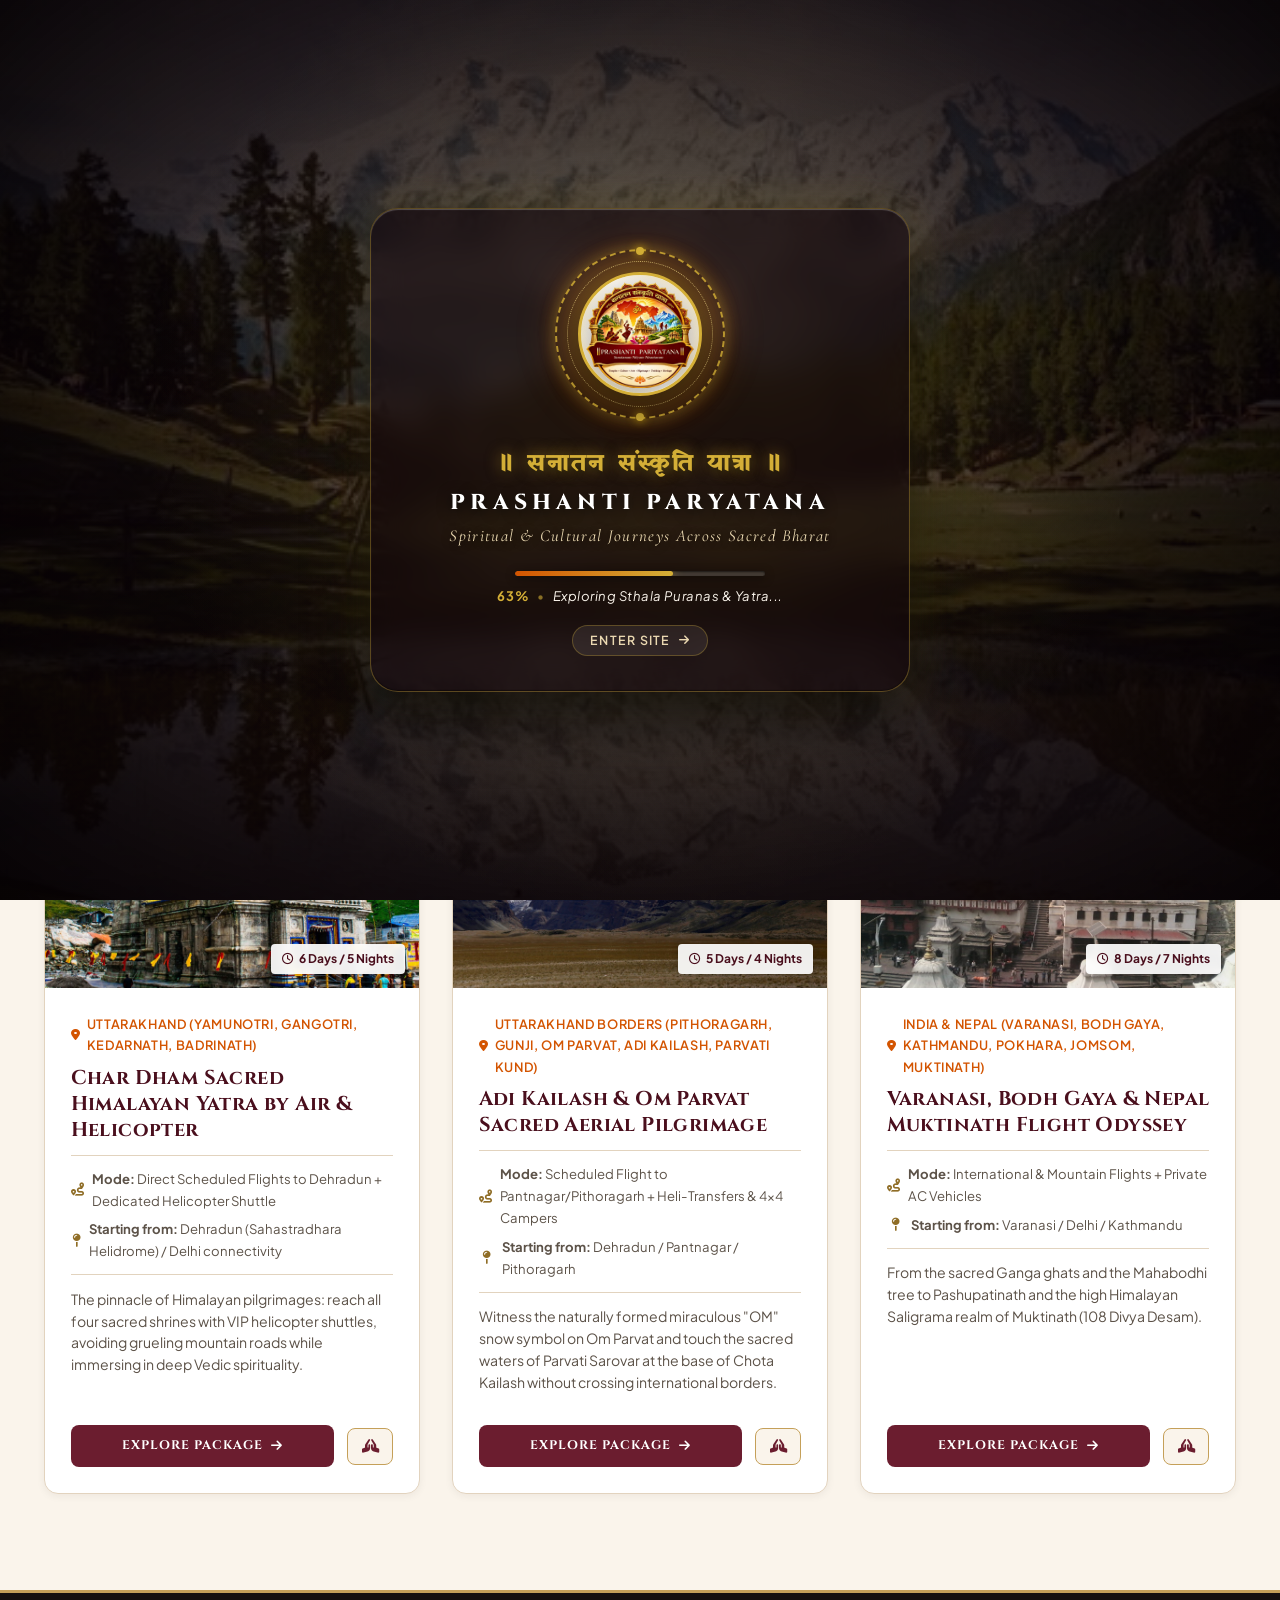
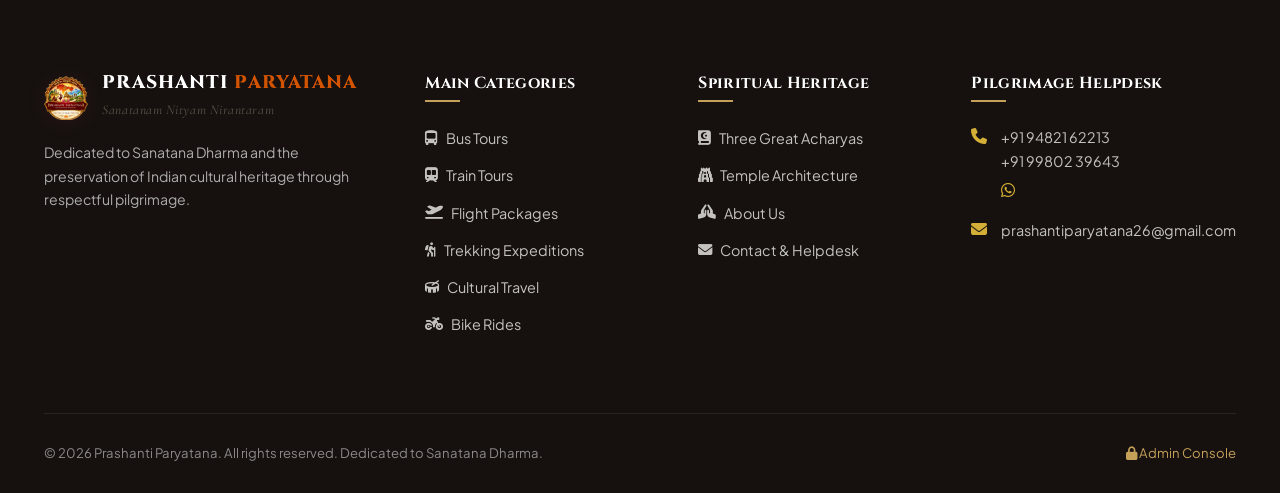
<file: flight-packages.html>
<!DOCTYPE html>
<html lang="en">
<head>
  <link rel="icon" type="image/x-icon" href="favicon.ico" />
  <link rel="apple-touch-icon" href="assets/logo.png?v=3" />
  <meta charset="UTF-8" />
  <meta name="viewport" content="width=device-width, initial-scale=1.0" />
  <title>Flight Packages & Heli Yatras | Prashanti Paryatana</title>
  <meta name="description" content="Aerial and flight pilgrimage packages to Char Dham, Adi Kailash, Om Parvat, and Nepal Muktinath with helicopter shuttles and luxury alpine stays." />

  <link rel="preconnect" href="https://fonts.googleapis.com" />
  <link rel="preconnect" href="https://fonts.gstatic.com" crossorigin />
  <link rel="stylesheet" href="https://cdnjs.cloudflare.com/ajax/libs/font-awesome/6.5.1/css/all.min.css" />

  <link rel="stylesheet" href="css/style.css" />
  <link rel="stylesheet" href="css/components.css" />
</head>
<body data-page="flight" data-page-category="flight">

      <!-- ================= WEBSITE LOADING PRELOADER (CINEMATIC BACKGROUND & MOVING LOGO) ================= -->
  <div id="sitePreloader" class="site-preloader" aria-label="Loading Prashanti Paryatana">
    <!-- Cinematic Background Image Crossfade Carousel -->
    <div class="preloader-bg-slideshow">
      <div class="preloader-bg-slide active" style="background-image: url('assets/loader/bg-1.jpg');"></div>
      <div class="preloader-bg-slide" style="background-image: url('assets/loader/bg-2.jpg');"></div>
      <div class="preloader-bg-slide" style="background-image: url('assets/loader/bg-3.jpg');"></div>
      <div class="preloader-bg-slide" style="background-image: url('assets/loader/bg-4.jpg');"></div>
      <div class="preloader-bg-slide" style="background-image: url('assets/loader/bg-5.jpg');"></div>
      <div class="preloader-overlay"></div>
    </div>

    <!-- Center Floating Animated Logo Badge & Content -->
    <div class="preloader-content">
      <div class="preloader-badge">
        <div class="preloader-aura-glow"></div>
        <div class="preloader-mandala-outer"></div>
        <div class="preloader-mandala-inner"></div>
        <div class="preloader-logo-wrap">
          <img src="assets/logo.png?v=3" alt="Prashanti Paryatana" class="preloader-logo" />
        </div>
      </div>

      <div class="preloader-text-group">
        <div class="preloader-sanskrit font-sanskrit-style">॥ सनातन संस्कृति यात्रा ॥</div>
        <h1 class="preloader-title">PRASHANTI PARYATANA</h1>
        <p class="preloader-tagline">Spiritual & Cultural Journeys Across Sacred Bharat</p>
      </div>

      <!-- Modern Progress Line & Counter -->
      <div class="preloader-status">
        <div class="preloader-progress-bar">
          <div id="preloaderProgressFill" class="preloader-progress-fill"></div>
        </div>
        <div class="preloader-status-text">
          <span id="preloaderPercent">0%</span>
          <span class="preloader-dot">•</span>
          <span id="preloaderPhase">Awakening Sacred Heritage...</span>
        </div>
      </div>

      <button type="button" class="preloader-skip-btn" id="preloaderSkipBtn" title="Enter Website">
        Enter Site <i class="fa-solid fa-arrow-right"></i>
      </button>
    </div>
  </div>
  </div>

<!-- Top Bar -->
  <div class="top-bar">
    <div class="container top-bar-inner">
      <div class="top-bar-left">
        <div class="top-bar-item">
          <i class="fa-solid fa-om"></i>
          <span class="font-sanskrit-style">॥ सनातन संस्कृति यात्रा ॥</span>
        </div>
        <div class="top-bar-item">
          <i class="fa-solid fa-phone"></i>
          <a href="tel:+919482162213" style="color: inherit; text-decoration: none; font-weight: 600;">+91 94821 62213</a>
          <span style="opacity: 0.5; margin: 0 4px;">/</span>
          <a href="tel:+919980239643" style="color: inherit; text-decoration: none; font-weight: 600;">+91 99802 39643</a>
        </div>
        <div class="top-bar-item">
          <i class="fa-solid fa-envelope"></i>
          <a href="mailto:prashantiparyatana26@gmail.com" style="color: inherit; text-decoration: none;">prashantiparyatana26@gmail.com</a>
        </div>
      </div>
      <div class="top-bar-right">
        <div class="top-bar-links">
          <a href="about.html">About</a>
          <a href="heritage.html">Our Heritage</a>
          <a href="acharyas.html">Acharyas</a>
          <a href="contact.html">Contact</a>
        </div>
        <a href="admin.html" class="admin-portal-link">
          <i class="fa-solid fa-lock"></i> Admin Portal
        </a>
      </div>
    </div>
  </div>

  <!-- Header -->
  <header class="site-header">
    <div class="container site-header-inner">
            <a href="index.html" class="brand-identity">
        <img src="assets/logo.png?v=3" alt="Prashanti Paryatana Logo" class="brand-logo-img" />
        <div class="brand-text-wrap">
          <span class="brand-name font-sanskrit-style">PRASHANTI <span>PARYATANA</span></span>
          <span class="brand-tagline">Sanatanam Nityam Nirantaram • Cultural Heritage</span>
        </div>
      </a>

      <!-- 5 Prominent Categories -->
      <nav class="categories-nav">
        <a href="bus-tours.html" class="category-link">
          <i class="fa-solid fa-bus-simple"></i>
          <span>Bus Tours</span>
        </a>
        <a href="train-tours.html" class="category-link">
          <i class="fa-solid fa-train-subway"></i>
          <span>Train Tours</span>
        </a>
        <a href="flight-packages.html" class="category-link active">
          <i class="fa-solid fa-plane-departure"></i>
          <span>Flight Packages</span>
        </a>
        <a href="trekking-expeditions.html" class="category-link">
          <i class="fa-solid fa-person-hiking"></i>
          <span>Trekking Expeditions</span>
        </a>
        <a href="cultural.html" class="category-link">
          <i class="fa-solid fa-drum"></i>
          <span>Cultural Travel</span>
        </a>
        <a href="bike-rides.html" class="category-link">
          <i class="fa-solid fa-motorcycle"></i>
          <span>Bike Rides</span>
        </a>
      </nav>

      <div class="nav-actions">
        <button type="button" class="btn-plan-journey" onclick="openEnquiryModal('', 'Flight Package Enquiry', 'flight')">
          <i class="fa-solid fa-hands-praying"></i>
          <span>Plan Your Journey</span>
        </button>
        <button type="button" class="mobile-nav-toggle" aria-label="Toggle navigation">
          <i class="fa-solid fa-bars-staggered"></i>
        </button>
      </div>
    </div>
  </header>

  <!-- Category Hero -->
  <section class="category-hero" style="background: linear-gradient(135deg, #2B1638 0%, #110B18 100%);">
    <div class="container category-hero-content">
      <span class="section-eyebrow" style="color: var(--color-gold-bright);">Travel Category 03</span>
      <h1>Flight Packages & Helicopter Aerial Pilgrimages</h1>
      <p>
        The most dignified, comfortable way to reach remote high-altitude Himalayan sanctums. Featuring private helicopter charters across the Uttarakhand Char Dham, direct mountain flights to Nepal Muktinath, and aerial circuits to Adi Kailash and Om Parvat.
      </p>
    </div>
  </section>

  <!-- Filter & Search Bar -->
  <div class="container filter-bar-wrap">
    <div class="filter-bar">
      <div class="filter-group">
        <span class="filter-label">Filter:</span>
        <button type="button" class="filter-pill active" data-category="flight">All Flight Packages</button>
        <a href="packages.html" class="filter-pill">View All Categories</a>
      </div>

      <div class="search-input-wrap">
        <i class="fa-solid fa-magnifying-glass"></i>
        <input type="text" id="packageSearchInput" class="search-input" placeholder="Search flight yatras, helidromes, or shrines..." />
      </div>
    </div>
  </div>

  <!-- Package Listing Grid -->
  <main class="container" style="padding-bottom: 6rem;">
    <div id="packagesGridContainer" class="packages-grid">
      <!-- Populated dynamically by js/packages.js -->
    </div>
  </main>

  <!-- Footer -->
  <footer class="site-footer">
    <div class="container">
      <div class="footer-top-grid">
        <div class="footer-col footer-brand-col">
                    <div class="brand-identity" style="margin-bottom: 1rem;">
            <img src="assets/logo.png?v=3" alt="Prashanti Paryatana Logo" class="brand-logo-img" style="width: 44px; height: 44px;" />
            <div class="brand-text-wrap">
              <span class="brand-name font-sanskrit-style" style="font-size: 1.15rem; color:#fff;">PRASHANTI <span>PARYATANA</span></span>
              <span class="brand-tagline">Sanatanam Nityam Nirantaram</span>
            </div>
          </div>
          <p>Dedicated to Sanatana Dharma and the preservation of Indian cultural heritage through respectful pilgrimage.</p>
        </div>
        <div class="footer-col">
          <h4>Main Categories</h4>
          <ul class="footer-links-list">
            <li><a href="bus-tours.html"><i class="fa-solid fa-bus-simple"></i> Bus Tours</a></li>
            <li><a href="train-tours.html"><i class="fa-solid fa-train-subway"></i> Train Tours</a></li>
            <li><a href="flight-packages.html"><i class="fa-solid fa-plane-departure"></i> Flight Packages</a></li>
            <li><a href="trekking-expeditions.html"><i class="fa-solid fa-person-hiking"></i> Trekking Expeditions</a></li>
            <li><a href="cultural.html"><i class="fa-solid fa-drum"></i> Cultural Travel</a></li>
            <li><a href="bike-rides.html"><i class="fa-solid fa-motorcycle"></i> Bike Rides</a></li>
          </ul>
        </div>
        <div class="footer-col">
          <h4>Spiritual Heritage</h4>
          <ul class="footer-links-list">
            <li><a href="acharyas.html"><i class="fa-solid fa-book-quran"></i> Three Great Acharyas</a></li>
            <li><a href="heritage.html"><i class="fa-solid fa-gopuram"></i> Temple Architecture</a></li>
            <li><a href="about.html"><i class="fa-solid fa-hands-praying"></i> About Us</a></li>
            <li><a href="contact.html"><i class="fa-solid fa-envelope"></i> Contact & Helpdesk</a></li>
          </ul>
        </div>
        <div class="footer-col">
          <h4>Pilgrimage Helpdesk</h4>
          <div class="footer-contact-item">
            <i class="fa-solid fa-phone"></i>
            <div>
              <a href="tel:+919482162213" style="color: inherit; text-decoration: none;">+91 94821 62213</a><br />
              <a href="tel:+919980239643" style="color: inherit; text-decoration: none;">+91 99802 39643</a><br />
              <a href="https://wa.me/919980239643?text=Namaskaram!%20I%20would%20like%20to%20enquire%20about%20a%20yatra." target="_blank" rel="noopener noreferrer" style="color: #25D366; text-decoration: none; font-size: 1.35rem; display: inline-flex; align-items: center; margin-top: 0.35rem; transition: transform 0.2s ease;" title="Chat on WhatsApp" aria-label="Chat on WhatsApp">
                <i class="fa-brands fa-whatsapp"></i>
              </a>
            </div>
          </div>
          <div class="footer-contact-item">
            <i class="fa-solid fa-envelope"></i>
            <div>
              <a href="mailto:prashantiparyatana26@gmail.com" style="color: inherit; text-decoration: none;">prashantiparyatana26@gmail.com</a>
            </div>
          </div>
        </div>
      </div>
      <div class="footer-bottom">
        <div class="footer-bottom-inner">
          <p>© 2026 Prashanti Paryatana. All rights reserved. Dedicated to Sanatana Dharma.</p>
          <a href="admin.html" style="color: var(--color-gold);"><i class="fa-solid fa-lock"></i> Admin Console</a>
        </div>
      </div>
    </div>
  </footer>

  <!-- Global Modal & Mobile Drawer -->
  <div id="enquiryModal" class="modal-backdrop">
    <div class="modal-dialog">
      <div class="modal-header">
        <h3><i class="fa-solid fa-hands-praying" style="color: var(--color-gold-bright); margin-right: 0.5rem;"></i> Plan Your Sacred Journey</h3>
        <button type="button" class="modal-close-btn">&times;</button>
      </div>
      <div class="modal-body">
        <!-- Direct Quick Contact Pill -->
        <div class="modal-quick-contact" style="display: flex; align-items: center; justify-content: space-between; flex-wrap: wrap; gap: 0.5rem; background: var(--color-sandalwood-light); border: 1px solid var(--color-gold); border-radius: var(--radius-sm); padding: 0.6rem 0.9rem; margin-bottom: 1.2rem; font-size: 0.82rem;">
          <div style="display: flex; align-items: center; gap: 0.4rem;">
            <i class="fa-solid fa-phone" style="color: var(--color-saffron);"></i>
            <span style="font-weight: 600; color: var(--color-maroon);">Call:</span>
            <a href="tel:+919482162213" style="color: var(--color-maroon); font-weight: 700; text-decoration: none;">+91 94821 62213</a>
            <span style="opacity: 0.5;">/</span>
            <a href="tel:+919980239643" style="color: var(--color-maroon); font-weight: 700; text-decoration: none;">+91 99802 39643</a>
          </div>
          <div style="display: flex; align-items: center; gap: 0.6rem;">
            <a href="https://wa.me/919980239643?text=Namaskaram!%20I%20have%20an%20enquiry%20regarding%20pilgrimage." target="_blank" rel="noopener noreferrer" style="color: #25D366; text-decoration: none; display: inline-flex; align-items: center; font-size: 1.25rem; transition: transform 0.2s ease;" title="Chat on WhatsApp" aria-label="Chat on WhatsApp">
              <i class="fa-brands fa-whatsapp"></i>
            </a>
            <span style="opacity: 0.4;">|</span>
            <a href="mailto:prashantiparyatana26@gmail.com" style="color: var(--color-maroon); font-weight: 600; text-decoration: none;">prashantiparyatana26@gmail.com</a>
          </div>
        </div>
        <div id="enquiryFormContainer">
          <form id="enquiryForm">
            <div class="form-grid-2">
              <div class="form-group">
                <label class="form-label">Full Name <span class="req">*</span></label>
                <input type="text" name="fullName" class="form-control" required />
              </div>
              <div class="form-group">
                <label class="form-label">Email Address <span class="req">*</span></label>
                <input type="email" name="email" class="form-control" required />
              </div>
            </div>
            <div class="form-grid-2">
              <div class="form-group">
                <label class="form-label">Mobile Number <span class="req">*</span></label>
                <input type="tel" name="phone" class="form-control" required />
              </div>
              <div class="form-group">
                <label class="form-label">Starting Location</label>
                <input type="text" name="startingLocation" class="form-control" />
              </div>
            </div>
            <div class="form-grid-2">
              <div class="form-group">
                <label class="form-label">Category</label>
                <select name="category" id="enqCategorySelect" class="form-control">
                  <option value="flight" selected>Flight Packages</option>
                  <option value="bus">Bus Tours</option>
                  <option value="train">Train Tours</option>
                  <option value="trekking">Trekking Expeditions</option>
                  <option value="cultural">Cultural Travel</option>
                  <option value="bike">Bike Rides</option>
                </select>
              </div>
              <div class="form-group">
                <label class="form-label">Preferred Package</label>
                <select name="preferredPackage" id="enqPackageSelect" class="form-control"></select>
              </div>
            </div>
            <div class="form-grid-2">
              <div class="form-group">
                <label class="form-label">Departure Date <span class="req">*</span></label>
                <input type="date" name="departureDate" class="form-control" required />
              </div>
              <div class="form-group">
                <label class="form-label">Travellers <span class="req">*</span></label>
                <input type="number" name="travellers" min="1" max="40" class="form-control" value="2" required />
              </div>
            </div>
            <div class="form-group">
              <label class="form-label">Special Requirements (e.g., helicopter weight, puja bookings)</label>
              <textarea name="requirements" class="form-control"></textarea>
            </div>
            <button type="submit" class="form-submit-btn">
              <i class="fa-solid fa-paper-plane"></i> Submit Travel Enquiry
            </button>
          </form>
        </div>
        <div id="enquiryConfirmationContainer" class="enquiry-confirmation" style="display: none;">
          <div class="confirmation-badge-icon"><i class="fa-solid fa-check"></i></div>
          <h3 style="color: var(--color-maroon);">Enquiry Registered!</h3>
          <div class="reference-display-box">
            <div id="confirmationRefCode" class="reference-code">PP-2026-YTR-0000</div>
          </div>
          <div id="confirmationSummary" style="font-size: 0.85rem; text-align: left; background: #fff; padding: 1rem; border-radius: var(--radius-sm); border: 1px solid var(--color-sandalwood-border); margin-bottom: 1.5rem;"></div>
          <button type="button" class="btn-quick-enquire" onclick="closeEnquiryModal()">Close</button>
        </div>
      </div>
    </div>
  </div>

  <!-- Mobile Drawer -->
  <div class="mobile-drawer">
    <div class="mobile-drawer-content">
      <div class="mobile-drawer-header">
        <span class="brand-name" style="font-size: 1.1rem;">Prashanti <span>Paryatana</span></span>
        <button type="button" class="mobile-drawer-close" style="background:none; border:none; font-size: 1.4rem;">&times;</button>
      </div>
      <div class="mobile-drawer-links">
        <a href="bus-tours.html" class="mobile-nav-item"><i class="fa-solid fa-bus-simple"></i> Bus Tours</a>
        <a href="train-tours.html" class="mobile-nav-item"><i class="fa-solid fa-train-subway"></i> Train Tours</a>
        <a href="flight-packages.html" class="mobile-nav-item active"><i class="fa-solid fa-plane-departure"></i> Flight Packages</a>
        <a href="trekking-expeditions.html" class="mobile-nav-item"><i class="fa-solid fa-person-hiking"></i> Trekking Expeditions</a>
        <a href="cultural.html" class="mobile-nav-item"><i class="fa-solid fa-drum"></i> Cultural Travel</a>
        <a href="bike-rides.html" class="mobile-nav-item"><i class="fa-solid fa-motorcycle"></i> Bike Rides</a>
        <a href="index.html" class="mobile-nav-item"><i class="fa-solid fa-house"></i> Home</a>
      </div>
    </div>
  </div>

  <script src="js/data.js"></script>
  <script src="js/app.js"></script>
  <script src="js/packages.js"></script>
</body>
</html>
</file>
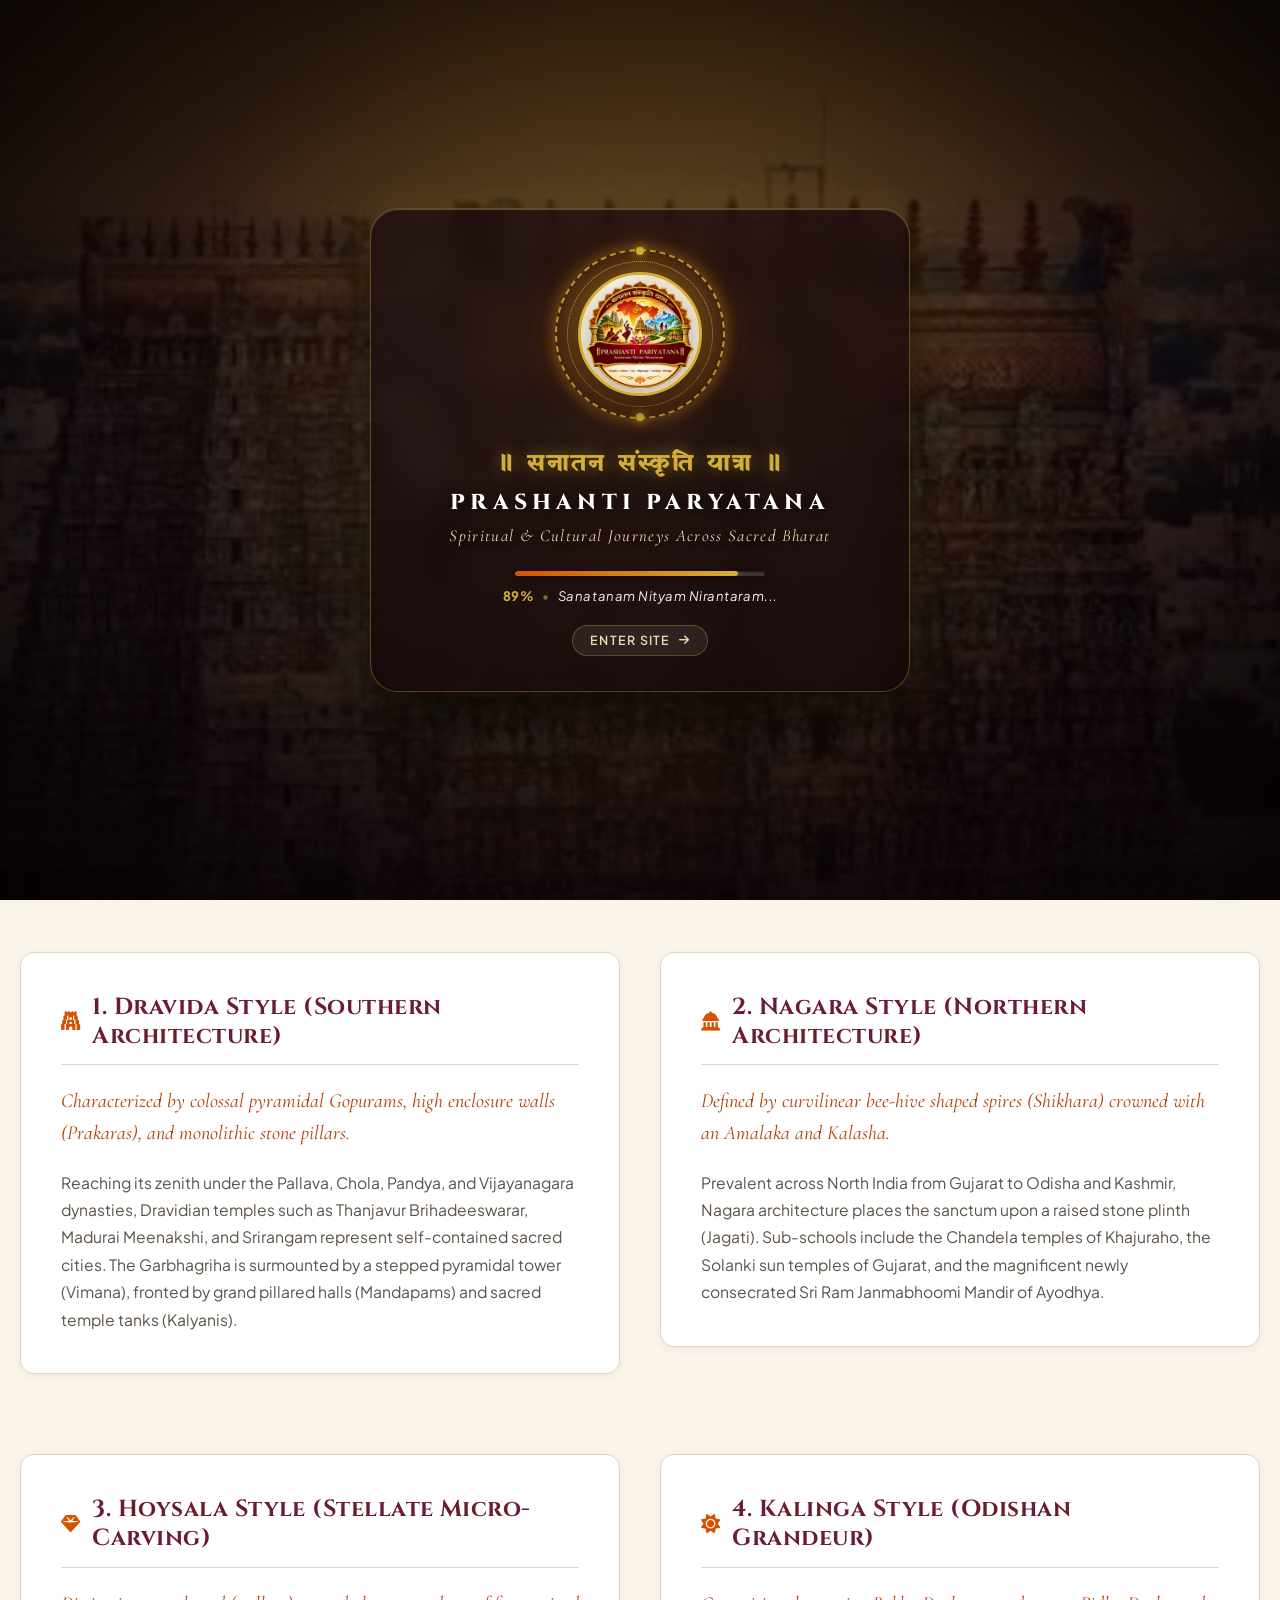
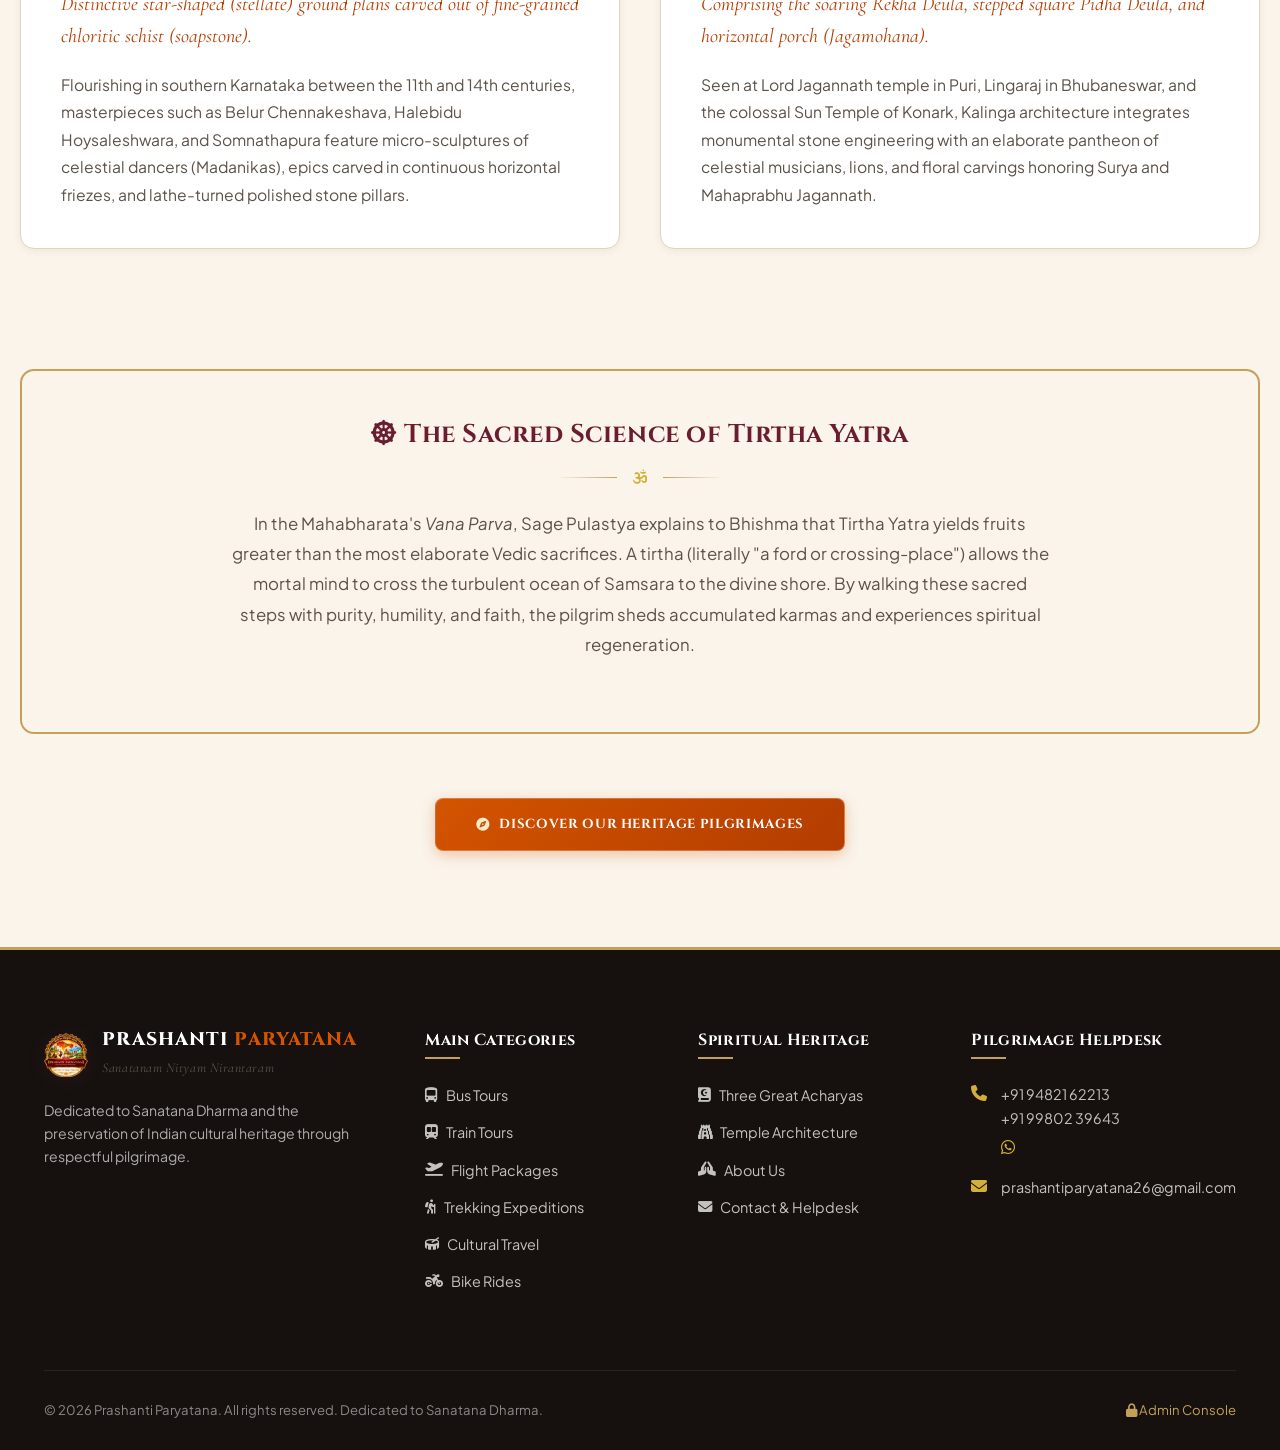
<file: heritage.html>
<!DOCTYPE html>
<html lang="en">
<head>
  <link rel="icon" type="image/x-icon" href="favicon.ico" />
  <link rel="apple-touch-icon" href="assets/logo.png?v=3" />
  <meta charset="UTF-8" />
  <meta name="viewport" content="width=device-width, initial-scale=1.0" />
  <title>Our Heritage & Architecture | Prashanti Paryatana</title>
  <meta name="description" content="Discover the timeless sacred heritage of Bharat: Dravidian, Nagara, Vesara, and Hoysala temple architecture, cosmic geometry, and the Vedic science of Tirtha Yatra." />

  <link rel="preconnect" href="https://fonts.googleapis.com" />
  <link rel="preconnect" href="https://fonts.gstatic.com" crossorigin />
  <link rel="stylesheet" href="https://cdnjs.cloudflare.com/ajax/libs/font-awesome/6.5.1/css/all.min.css" />

  <link rel="stylesheet" href="css/style.css" />
  <link rel="stylesheet" href="css/components.css" />
</head>
<body data-page="heritage">

      <!-- ================= WEBSITE LOADING PRELOADER (CINEMATIC BACKGROUND & MOVING LOGO) ================= -->
  <div id="sitePreloader" class="site-preloader" aria-label="Loading Prashanti Paryatana">
    <!-- Cinematic Background Image Crossfade Carousel -->
    <div class="preloader-bg-slideshow">
      <div class="preloader-bg-slide active" style="background-image: url('assets/loader/bg-1.jpg');"></div>
      <div class="preloader-bg-slide" style="background-image: url('assets/loader/bg-2.jpg');"></div>
      <div class="preloader-bg-slide" style="background-image: url('assets/loader/bg-3.jpg');"></div>
      <div class="preloader-bg-slide" style="background-image: url('assets/loader/bg-4.jpg');"></div>
      <div class="preloader-bg-slide" style="background-image: url('assets/loader/bg-5.jpg');"></div>
      <div class="preloader-overlay"></div>
    </div>

    <!-- Center Floating Animated Logo Badge & Content -->
    <div class="preloader-content">
      <div class="preloader-badge">
        <div class="preloader-aura-glow"></div>
        <div class="preloader-mandala-outer"></div>
        <div class="preloader-mandala-inner"></div>
        <div class="preloader-logo-wrap">
          <img src="assets/logo.png?v=3" alt="Prashanti Paryatana" class="preloader-logo" />
        </div>
      </div>

      <div class="preloader-text-group">
        <div class="preloader-sanskrit font-sanskrit-style">॥ सनातन संस्कृति यात्रा ॥</div>
        <h1 class="preloader-title">PRASHANTI PARYATANA</h1>
        <p class="preloader-tagline">Spiritual & Cultural Journeys Across Sacred Bharat</p>
      </div>

      <!-- Modern Progress Line & Counter -->
      <div class="preloader-status">
        <div class="preloader-progress-bar">
          <div id="preloaderProgressFill" class="preloader-progress-fill"></div>
        </div>
        <div class="preloader-status-text">
          <span id="preloaderPercent">0%</span>
          <span class="preloader-dot">•</span>
          <span id="preloaderPhase">Awakening Sacred Heritage...</span>
        </div>
      </div>

      <button type="button" class="preloader-skip-btn" id="preloaderSkipBtn" title="Enter Website">
        Enter Site <i class="fa-solid fa-arrow-right"></i>
      </button>
    </div>
  </div>
  </div>

<!-- Top Bar -->
  <div class="top-bar">
    <div class="container top-bar-inner">
      <div class="top-bar-left">
        <div class="top-bar-item">
          <i class="fa-solid fa-om"></i>
          <span class="font-sanskrit-style">॥ सनातन संस्कृति यात्रा ॥</span>
        </div>
        <div class="top-bar-item">
          <i class="fa-solid fa-phone"></i>
          <a href="tel:+919482162213" style="color: inherit; text-decoration: none; font-weight: 600;">+91 94821 62213</a>
          <span style="opacity: 0.5; margin: 0 4px;">/</span>
          <a href="tel:+919980239643" style="color: inherit; text-decoration: none; font-weight: 600;">+91 99802 39643</a>
        </div>
        <div class="top-bar-item">
          <i class="fa-solid fa-envelope"></i>
          <a href="mailto:prashantiparyatana26@gmail.com" style="color: inherit; text-decoration: none;">prashantiparyatana26@gmail.com</a>
        </div>
      </div>
      <div class="top-bar-right">
        <div class="top-bar-links">
          <a href="about.html">About</a>
          <a href="heritage.html" class="active">Our Heritage</a>
          <a href="acharyas.html">Acharyas</a>
          <a href="contact.html">Contact</a>
        </div>
        <a href="admin.html" class="admin-portal-link">
          <i class="fa-solid fa-lock"></i> Admin Portal
        </a>
      </div>
    </div>
  </div>

  <!-- Header -->
  <header class="site-header">
    <div class="container site-header-inner">
            <a href="index.html" class="brand-identity">
        <img src="assets/logo.png?v=3" alt="Prashanti Paryatana Logo" class="brand-logo-img" />
        <div class="brand-text-wrap">
          <span class="brand-name font-sanskrit-style">PRASHANTI <span>PARYATANA</span></span>
          <span class="brand-tagline">Sanatanam Nityam Nirantaram • Cultural Heritage</span>
        </div>
      </a>

      <!-- 5 Prominent Categories -->
      <nav class="categories-nav">
        <a href="bus-tours.html" class="category-link">
          <i class="fa-solid fa-bus-simple"></i>
          <span>Bus Tours</span>
        </a>
        <a href="train-tours.html" class="category-link">
          <i class="fa-solid fa-train-subway"></i>
          <span>Train Tours</span>
        </a>
        <a href="flight-packages.html" class="category-link">
          <i class="fa-solid fa-plane-departure"></i>
          <span>Flight Packages</span>
        </a>
        <a href="trekking-expeditions.html" class="category-link">
          <i class="fa-solid fa-person-hiking"></i>
          <span>Trekking Expeditions</span>
        </a>
        <a href="cultural.html" class="category-link">
          <i class="fa-solid fa-drum"></i>
          <span>Cultural Travel</span>
        </a>
        <a href="bike-rides.html" class="category-link">
          <i class="fa-solid fa-motorcycle"></i>
          <span>Bike Rides</span>
        </a>
      </nav>

      <div class="nav-actions">
        <button type="button" class="btn-plan-journey" onclick="openEnquiryModal('', 'Heritage Consultation', 'all')">
          <i class="fa-solid fa-hands-praying"></i>
          <span>Plan Your Journey</span>
        </button>
        <button type="button" class="mobile-nav-toggle" aria-label="Toggle navigation">
          <i class="fa-solid fa-bars-staggered"></i>
        </button>
      </div>
    </div>
  </header>

  <!-- Category Hero -->
  <section class="category-hero" style="background: linear-gradient(135deg, #2D1A10 0%, #150A05 100%);">
    <div class="container category-hero-content">
      <span class="section-eyebrow" style="color: var(--color-gold-bright);">Vedic Architecture & Sthala Purana</span>
      <h1>Our Sacred Temple Heritage</h1>
      <p>
        In Sanatana Dharma, a temple is not merely a hall of prayer; it is the physical representation of the cosmic Purusha, designed using sacred Vastu Shastra, sacred geometry, and astrological alignments.
      </p>
    </div>
  </section>

  <!-- Main Content -->
  <main class="container" style="padding: 5rem 0 6rem 0;">
    <!-- Architecture Taxonomy Grid -->
    <div class="section-header">
      <span class="section-eyebrow">The Five Monumental Styles</span>
      <h2>Classical Temple Architecture of Bharat</h2>
      <div class="decorative-divider">
        <span></span><i class="fa-solid fa-om"></i><span></span>
      </div>
      <p>
        Every pilgrimage we conduct teaches travelers to decipher the granite carvings, soaring vimanas, and subterranean water tanks that form the artistic genius of our ancestors.
      </p>
    </div>

    <div class="detail-grid" style="grid-template-columns: 1fr 1fr; gap: 2.5rem; margin-bottom: 5rem;">
      <!-- Dravidian Style -->
      <article class="detail-section-block">
        <h3><i class="fa-solid fa-gopuram"></i> 1. Dravida Style (Southern Architecture)</h3>
        <p class="detail-lead-text">Characterized by colossal pyramidal Gopurams, high enclosure walls (Prakaras), and monolithic stone pillars.</p>
        <p class="detail-body-text">
          Reaching its zenith under the Pallava, Chola, Pandya, and Vijayanagara dynasties, Dravidian temples such as Thanjavur Brihadeeswarar, Madurai Meenakshi, and Srirangam represent self-contained sacred cities. The Garbhagriha is surmounted by a stepped pyramidal tower (Vimana), fronted by grand pillared halls (Mandapams) and sacred temple tanks (Kalyanis).
        </p>
      </article>

      <!-- Nagara Style -->
      <article class="detail-section-block">
        <h3><i class="fa-solid fa-landmark-dome"></i> 2. Nagara Style (Northern Architecture)</h3>
        <p class="detail-lead-text">Defined by curvilinear bee-hive shaped spires (Shikhara) crowned with an Amalaka and Kalasha.</p>
        <p class="detail-body-text">
          Prevalent across North India from Gujarat to Odisha and Kashmir, Nagara architecture places the sanctum upon a raised stone plinth (Jagati). Sub-schools include the Chandela temples of Khajuraho, the Solanki sun temples of Gujarat, and the magnificent newly consecrated Sri Ram Janmabhoomi Mandir of Ayodhya.
        </p>
      </article>

      <!-- Hoysala Style -->
      <article class="detail-section-block">
        <h3><i class="fa-solid fa-gem"></i> 3. Hoysala Style (Stellate Micro-Carving)</h3>
        <p class="detail-lead-text">Distinctive star-shaped (stellate) ground plans carved out of fine-grained chloritic schist (soapstone).</p>
        <p class="detail-body-text">
          Flourishing in southern Karnataka between the 11th and 14th centuries, masterpieces such as Belur Chennakeshava, Halebidu Hoysaleshwara, and Somnathapura feature micro-sculptures of celestial dancers (Madanikas), epics carved in continuous horizontal friezes, and lathe-turned polished stone pillars.
        </p>
      </article>

      <!-- Kalinga Style -->
      <article class="detail-section-block">
        <h3><i class="fa-solid fa-sun"></i> 4. Kalinga Style (Odishan Grandeur)</h3>
        <p class="detail-lead-text">Comprising the soaring Rekha Deula, stepped square Pidha Deula, and horizontal porch (Jagamohana).</p>
        <p class="detail-body-text">
          Seen at Lord Jagannath temple in Puri, Lingaraj in Bhubaneswar, and the colossal Sun Temple of Konark, Kalinga architecture integrates monumental stone engineering with an elaborate pantheon of celestial musicians, lions, and floral carvings honoring Surya and Mahaprabhu Jagannath.
        </p>
      </article>
    </div>

    <!-- Sacred Science of Yatra -->
    <div style="background: var(--color-sandalwood); border: 2px solid var(--color-gold); border-radius: var(--radius-lg); padding: 3rem; margin-bottom: 4rem;">
      <h3 style="color: var(--color-maroon); font-size: 1.6rem; margin-bottom: 1rem; text-align: center;">
        <i class="fa-solid fa-dharmachakra"></i> The Sacred Science of Tirtha Yatra
      </h3>
      <div class="decorative-divider">
        <span></span><i class="fa-solid fa-om"></i><span></span>
      </div>
      <p style="color: var(--text-secondary); font-size: 1.05rem; line-height: 1.8; text-align: center; max-width: 820px; margin: 0 auto 1.5rem auto;">
        In the Mahabharata's <em>Vana Parva</em>, Sage Pulastya explains to Bhishma that Tirtha Yatra yields fruits greater than the most elaborate Vedic sacrifices. A tirtha (literally "a ford or crossing-place") allows the mortal mind to cross the turbulent ocean of Samsara to the divine shore. By walking these sacred steps with purity, humility, and faith, the pilgrim sheds accumulated karmas and experiences spiritual regeneration.
      </p>
    </div>

    <div style="text-align: center;">
      <a href="packages.html" class="btn-plan-journey" style="padding: 0.9rem 2.5rem; display: inline-flex;">
        <i class="fa-solid fa-compass"></i> Discover Our Heritage Pilgrimages
      </a>
    </div>
  </main>

  <!-- Footer -->
  <footer class="site-footer">
    <div class="container">
      <div class="footer-top-grid">
        <div class="footer-col footer-brand-col">
                    <div class="brand-identity" style="margin-bottom: 1rem;">
            <img src="assets/logo.png?v=3" alt="Prashanti Paryatana Logo" class="brand-logo-img" style="width: 44px; height: 44px;" />
            <div class="brand-text-wrap">
              <span class="brand-name font-sanskrit-style" style="font-size: 1.15rem; color:#fff;">PRASHANTI <span>PARYATANA</span></span>
              <span class="brand-tagline">Sanatanam Nityam Nirantaram</span>
            </div>
          </div>
          <p>Dedicated to Sanatana Dharma and the preservation of Indian cultural heritage through respectful pilgrimage.</p>
        </div>
        <div class="footer-col">
          <h4>Main Categories</h4>
          <ul class="footer-links-list">
            <li><a href="bus-tours.html"><i class="fa-solid fa-bus-simple"></i> Bus Tours</a></li>
            <li><a href="train-tours.html"><i class="fa-solid fa-train-subway"></i> Train Tours</a></li>
            <li><a href="flight-packages.html"><i class="fa-solid fa-plane-departure"></i> Flight Packages</a></li>
            <li><a href="trekking-expeditions.html"><i class="fa-solid fa-person-hiking"></i> Trekking Expeditions</a></li>
            <li><a href="cultural.html"><i class="fa-solid fa-drum"></i> Cultural Travel</a></li>
            <li><a href="bike-rides.html"><i class="fa-solid fa-motorcycle"></i> Bike Rides</a></li>
          </ul>
        </div>
        <div class="footer-col">
          <h4>Spiritual Heritage</h4>
          <ul class="footer-links-list">
            <li><a href="acharyas.html"><i class="fa-solid fa-book-quran"></i> Three Great Acharyas</a></li>
            <li><a href="heritage.html"><i class="fa-solid fa-gopuram"></i> Temple Architecture</a></li>
            <li><a href="about.html"><i class="fa-solid fa-hands-praying"></i> About Us</a></li>
            <li><a href="contact.html"><i class="fa-solid fa-envelope"></i> Contact & Helpdesk</a></li>
          </ul>
        </div>
        <div class="footer-col">
          <h4>Pilgrimage Helpdesk</h4>
          <div class="footer-contact-item">
            <i class="fa-solid fa-phone"></i>
            <div>
              <a href="tel:+919482162213" style="color: inherit; text-decoration: none;">+91 94821 62213</a><br />
              <a href="tel:+919980239643" style="color: inherit; text-decoration: none;">+91 99802 39643</a><br />
              <a href="https://wa.me/919980239643?text=Namaskaram!%20I%20would%20like%20to%20enquire%20about%20a%20yatra." target="_blank" rel="noopener noreferrer" style="color: #25D366; text-decoration: none; font-size: 1.35rem; display: inline-flex; align-items: center; margin-top: 0.35rem; transition: transform 0.2s ease;" title="Chat on WhatsApp" aria-label="Chat on WhatsApp">
                <i class="fa-brands fa-whatsapp"></i>
              </a>
            </div>
          </div>
          <div class="footer-contact-item">
            <i class="fa-solid fa-envelope"></i>
            <div>
              <a href="mailto:prashantiparyatana26@gmail.com" style="color: inherit; text-decoration: none;">prashantiparyatana26@gmail.com</a>
            </div>
          </div>
        </div>
      </div>
      <div class="footer-bottom">
        <div class="footer-bottom-inner">
          <p>© 2026 Prashanti Paryatana. All rights reserved. Dedicated to Sanatana Dharma.</p>
          <a href="admin.html" style="color: var(--color-gold);"><i class="fa-solid fa-lock"></i> Admin Console</a>
        </div>
      </div>
    </div>
  </footer>

  <!-- Modal & Mobile Drawer -->
  <div id="enquiryModal" class="modal-backdrop">
    <div class="modal-dialog">
      <div class="modal-header">
        <h3><i class="fa-solid fa-hands-praying" style="color: var(--color-gold-bright); margin-right: 0.5rem;"></i> Plan Your Sacred Journey</h3>
        <button type="button" class="modal-close-btn">&times;</button>
      </div>
      <div class="modal-body">
        <!-- Direct Quick Contact Pill -->
        <div class="modal-quick-contact" style="display: flex; align-items: center; justify-content: space-between; flex-wrap: wrap; gap: 0.5rem; background: var(--color-sandalwood-light); border: 1px solid var(--color-gold); border-radius: var(--radius-sm); padding: 0.6rem 0.9rem; margin-bottom: 1.2rem; font-size: 0.82rem;">
          <div style="display: flex; align-items: center; gap: 0.4rem;">
            <i class="fa-solid fa-phone" style="color: var(--color-saffron);"></i>
            <span style="font-weight: 600; color: var(--color-maroon);">Call:</span>
            <a href="tel:+919482162213" style="color: var(--color-maroon); font-weight: 700; text-decoration: none;">+91 94821 62213</a>
            <span style="opacity: 0.5;">/</span>
            <a href="tel:+919980239643" style="color: var(--color-maroon); font-weight: 700; text-decoration: none;">+91 99802 39643</a>
          </div>
          <div style="display: flex; align-items: center; gap: 0.6rem;">
            <a href="https://wa.me/919980239643?text=Namaskaram!%20I%20have%20an%20enquiry%20regarding%20pilgrimage." target="_blank" rel="noopener noreferrer" style="color: #25D366; text-decoration: none; display: inline-flex; align-items: center; font-size: 1.25rem; transition: transform 0.2s ease;" title="Chat on WhatsApp" aria-label="Chat on WhatsApp">
              <i class="fa-brands fa-whatsapp"></i>
            </a>
            <span style="opacity: 0.4;">|</span>
            <a href="mailto:prashantiparyatana26@gmail.com" style="color: var(--color-maroon); font-weight: 600; text-decoration: none;">prashantiparyatana26@gmail.com</a>
          </div>
        </div>
        <div id="enquiryFormContainer">
          <form id="enquiryForm">
            <div class="form-grid-2">
              <div class="form-group">
                <label class="form-label">Full Name <span class="req">*</span></label>
                <input type="text" name="fullName" class="form-control" required />
              </div>
              <div class="form-group">
                <label class="form-label">Email Address <span class="req">*</span></label>
                <input type="email" name="email" class="form-control" required />
              </div>
            </div>
            <div class="form-grid-2">
              <div class="form-group">
                <label class="form-label">Mobile Number <span class="req">*</span></label>
                <input type="tel" name="phone" class="form-control" required />
              </div>
              <div class="form-group">
                <label class="form-label">Starting Location</label>
                <input type="text" name="startingLocation" class="form-control" />
              </div>
            </div>
            <div class="form-grid-2">
              <div class="form-group">
                <label class="form-label">Category</label>
                <select name="category" id="enqCategorySelect" class="form-control">
                  <option value="all">Any Category</option>
                  <option value="bus">Bus Tours</option>
                  <option value="train">Train Tours</option>
                  <option value="flight">Flight Packages</option>
                  <option value="trekking">Trekking Expeditions</option>
                  <option value="cultural">Cultural Travel</option>
                  <option value="bike">Bike Rides</option>
                </select>
              </div>
              <div class="form-group">
                <label class="form-label">Preferred Package</label>
                <select name="preferredPackage" id="enqPackageSelect" class="form-control"></select>
              </div>
            </div>
            <div class="form-grid-2">
              <div class="form-group">
                <label class="form-label">Departure Date <span class="req">*</span></label>
                <input type="date" name="departureDate" class="form-control" required />
              </div>
              <div class="form-group">
                <label class="form-label">Travellers <span class="req">*</span></label>
                <input type="number" name="travellers" min="1" max="40" class="form-control" value="2" required />
              </div>
            </div>
            <button type="submit" class="form-submit-btn">
              <i class="fa-solid fa-paper-plane"></i> Submit Travel Enquiry
            </button>
          </form>
        </div>
        <div id="enquiryConfirmationContainer" class="enquiry-confirmation" style="display: none;">
          <div class="confirmation-badge-icon"><i class="fa-solid fa-check"></i></div>
          <h3 style="color: var(--color-maroon);">Enquiry Registered!</h3>
          <div class="reference-display-box">
            <div id="confirmationRefCode" class="reference-code">PP-2026-YTR-0000</div>
          </div>
          <button type="button" class="btn-quick-enquire" onclick="closeEnquiryModal()">Close</button>
        </div>
      </div>
    </div>
  </div>

  <!-- Mobile Drawer -->
  <div class="mobile-drawer">
    <div class="mobile-drawer-content">
      <div class="mobile-drawer-header">
        <span class="brand-name" style="font-size: 1.1rem;">Prashanti <span>Paryatana</span></span>
        <button type="button" class="mobile-drawer-close" style="background:none; border:none; font-size: 1.4rem;">&times;</button>
      </div>
      <div class="mobile-drawer-links">
        <a href="bus-tours.html" class="mobile-nav-item"><i class="fa-solid fa-bus-simple"></i> Bus Tours</a>
        <a href="train-tours.html" class="mobile-nav-item"><i class="fa-solid fa-train-subway"></i> Train Tours</a>
        <a href="flight-packages.html" class="mobile-nav-item"><i class="fa-solid fa-plane-departure"></i> Flight Packages</a>
        <a href="trekking-expeditions.html" class="mobile-nav-item"><i class="fa-solid fa-person-hiking"></i> Trekking Expeditions</a>
        <a href="cultural.html" class="mobile-nav-item"><i class="fa-solid fa-drum"></i> Cultural Travel</a>
        <a href="bike-rides.html" class="mobile-nav-item"><i class="fa-solid fa-motorcycle"></i> Bike Rides</a>
        <a href="index.html" class="mobile-nav-item"><i class="fa-solid fa-house"></i> Home</a>
      </div>
    </div>
  </div>

  <script src="js/data.js"></script>
  <script src="js/app.js"></script>
</body>
</html>
</file>
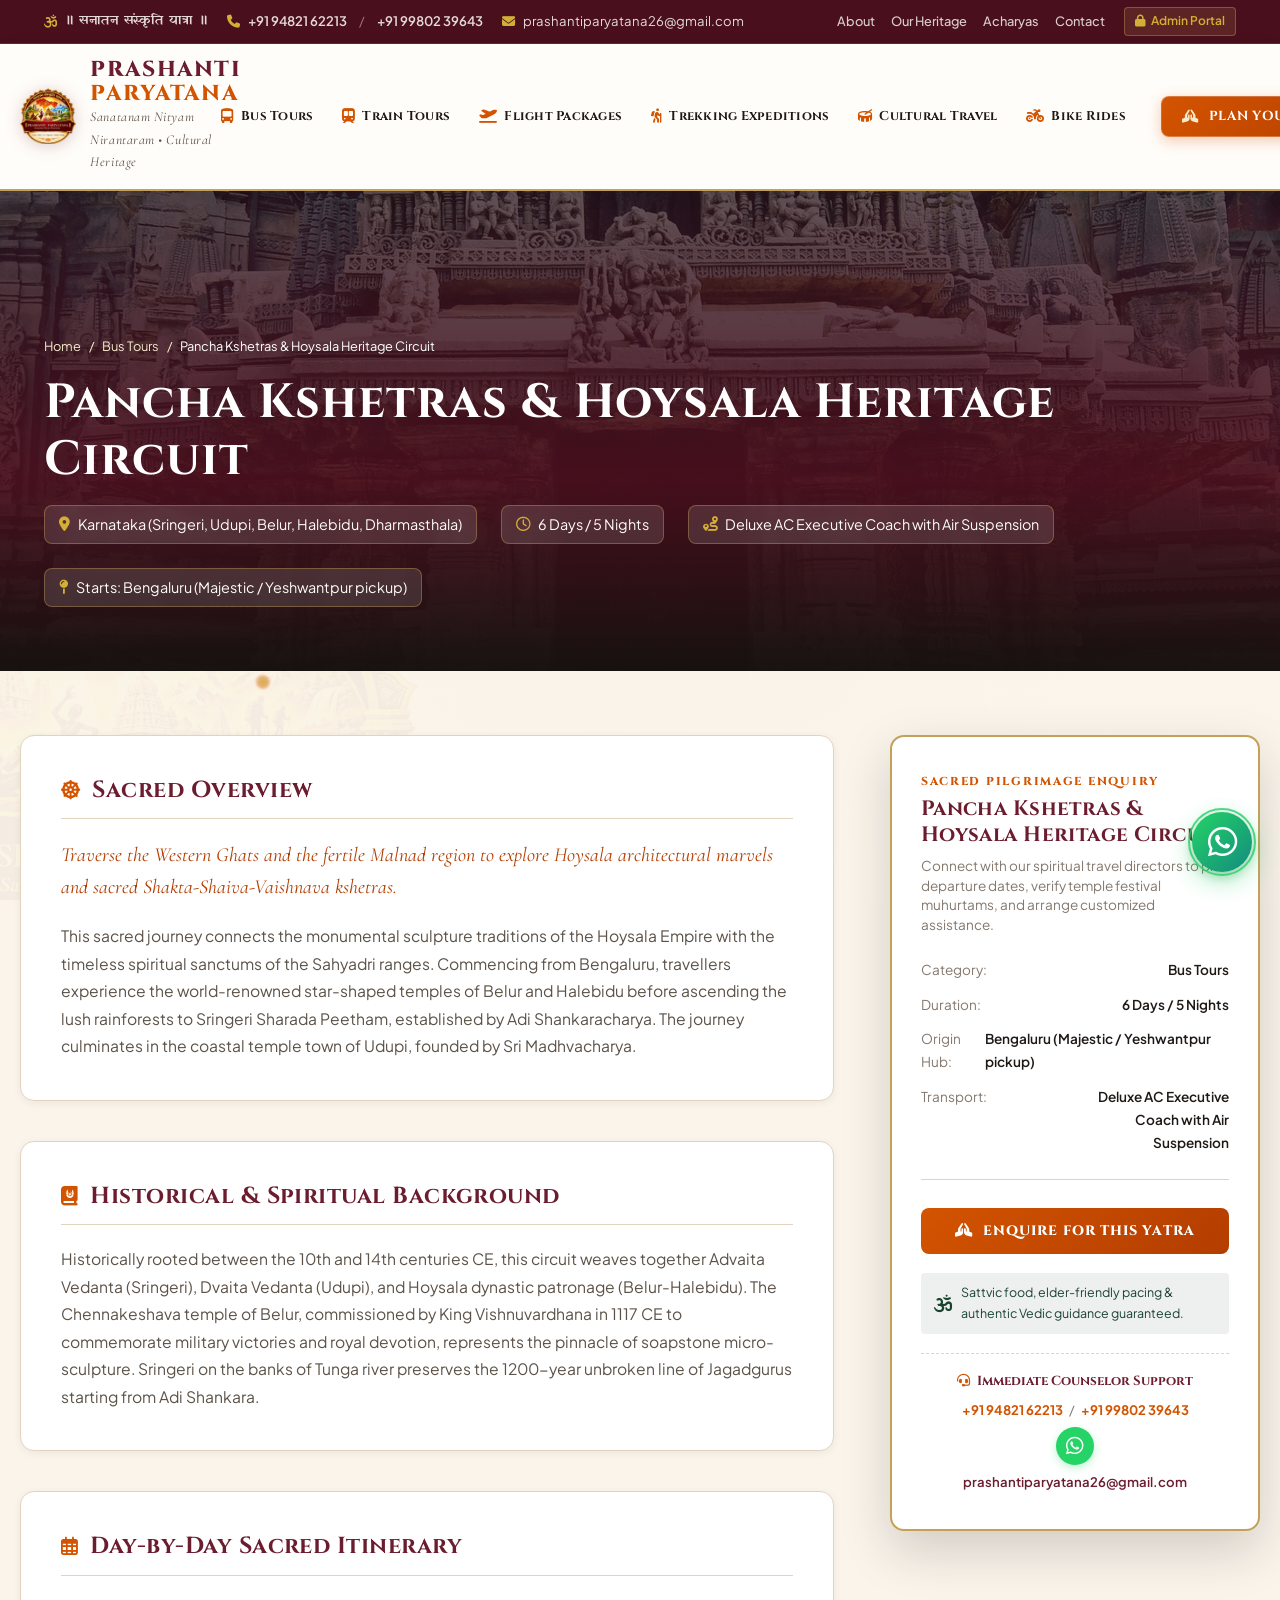
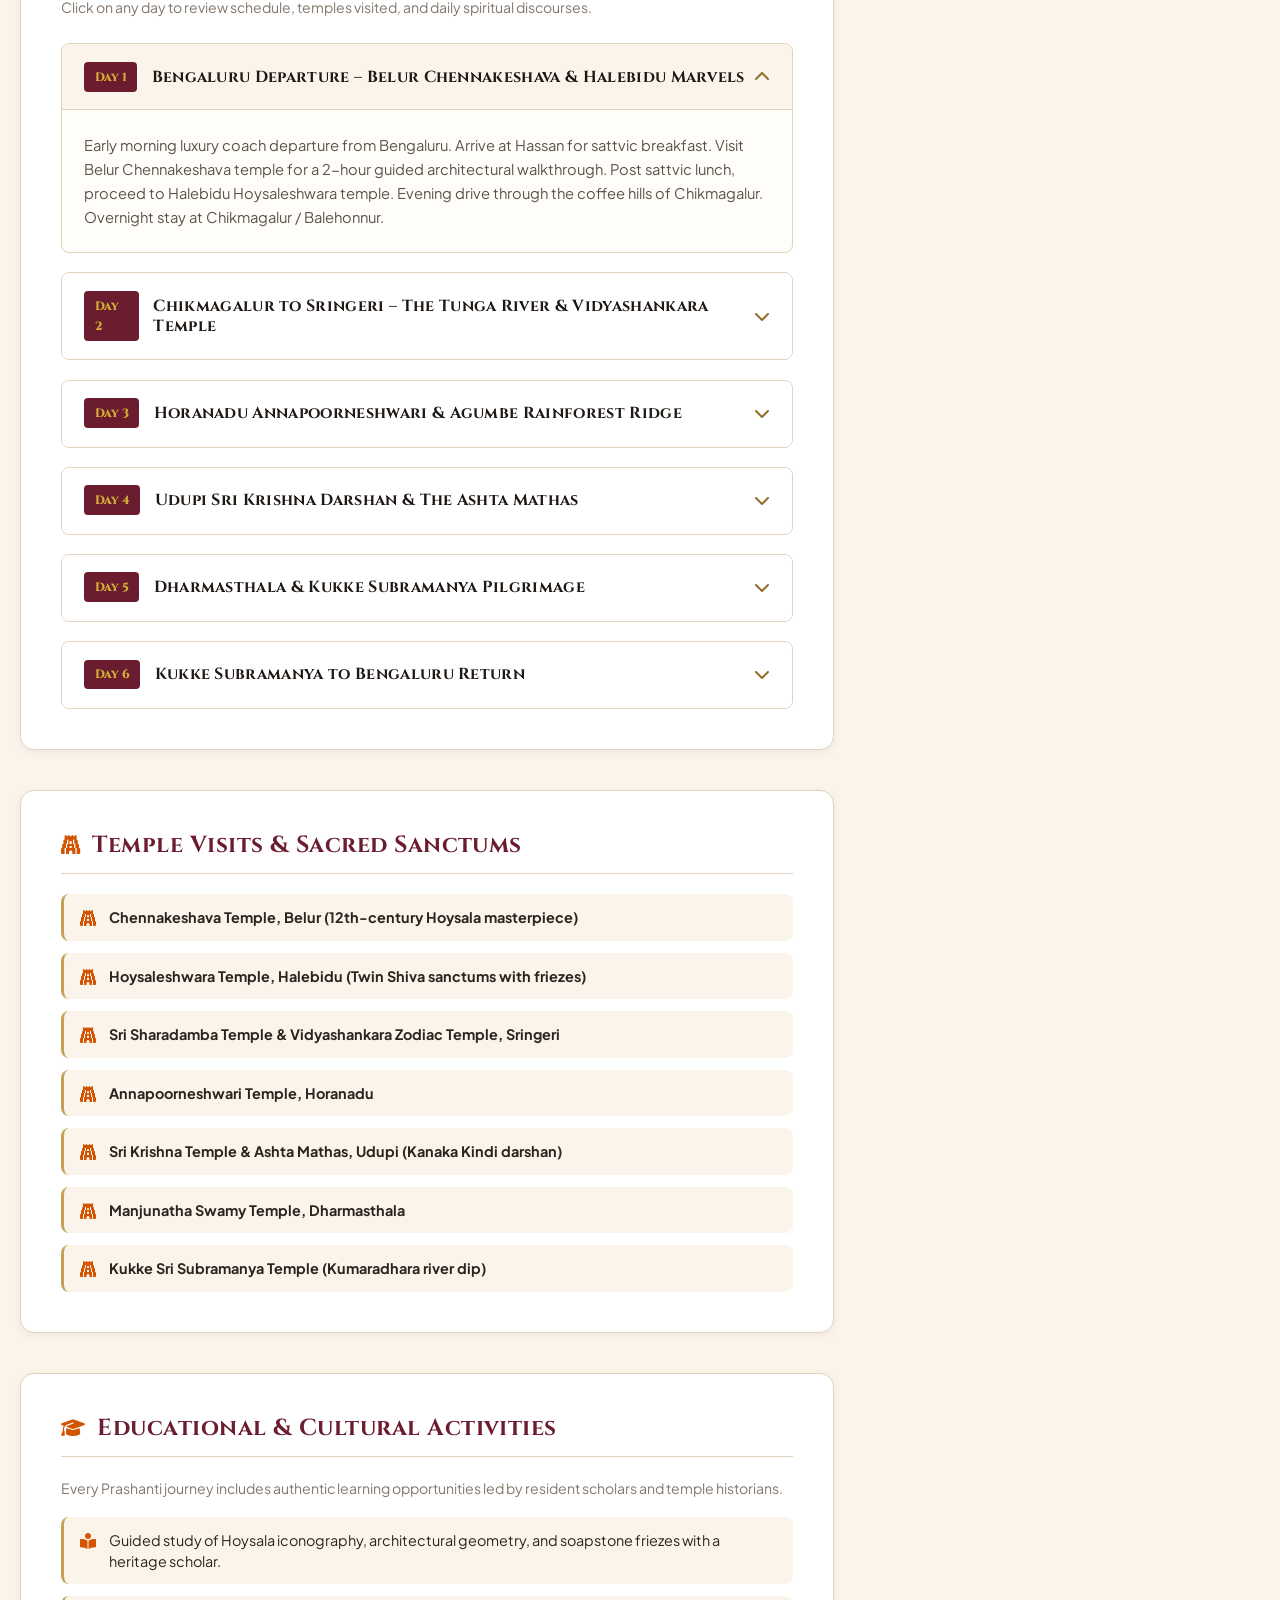
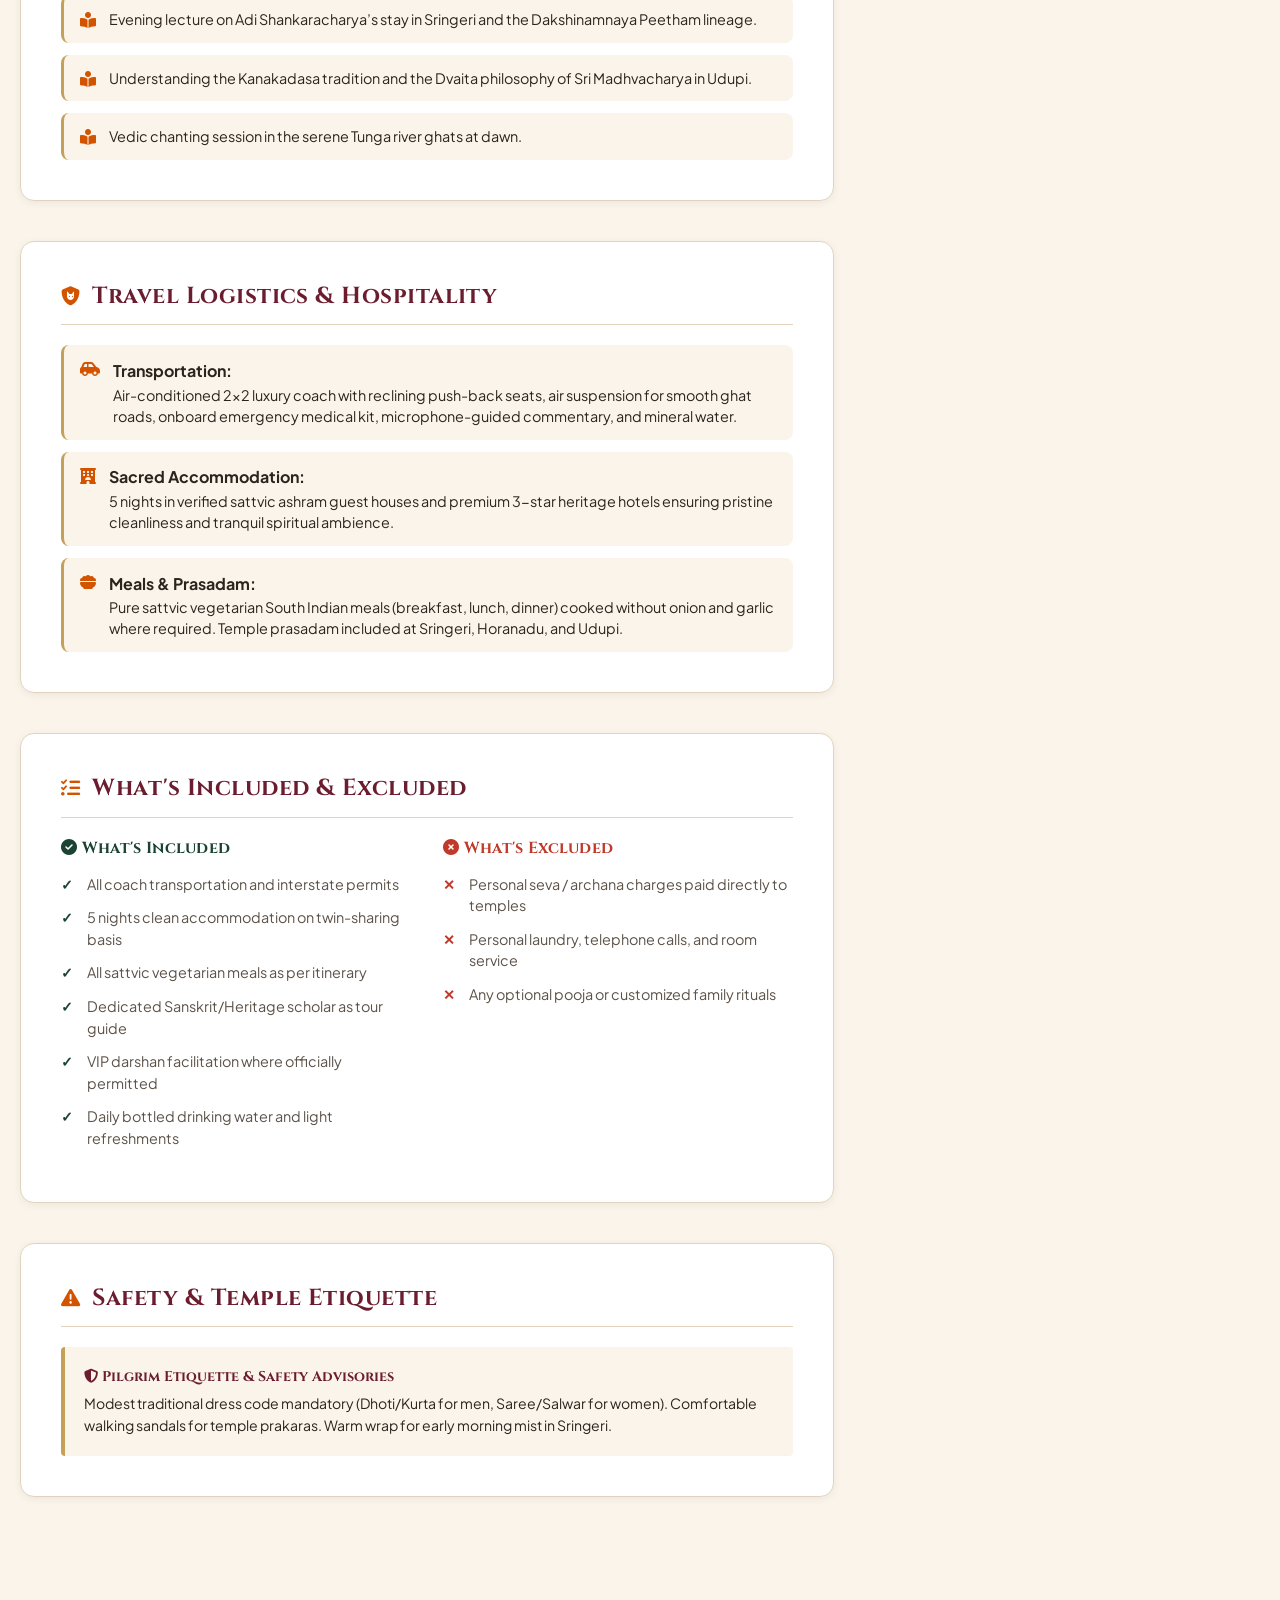
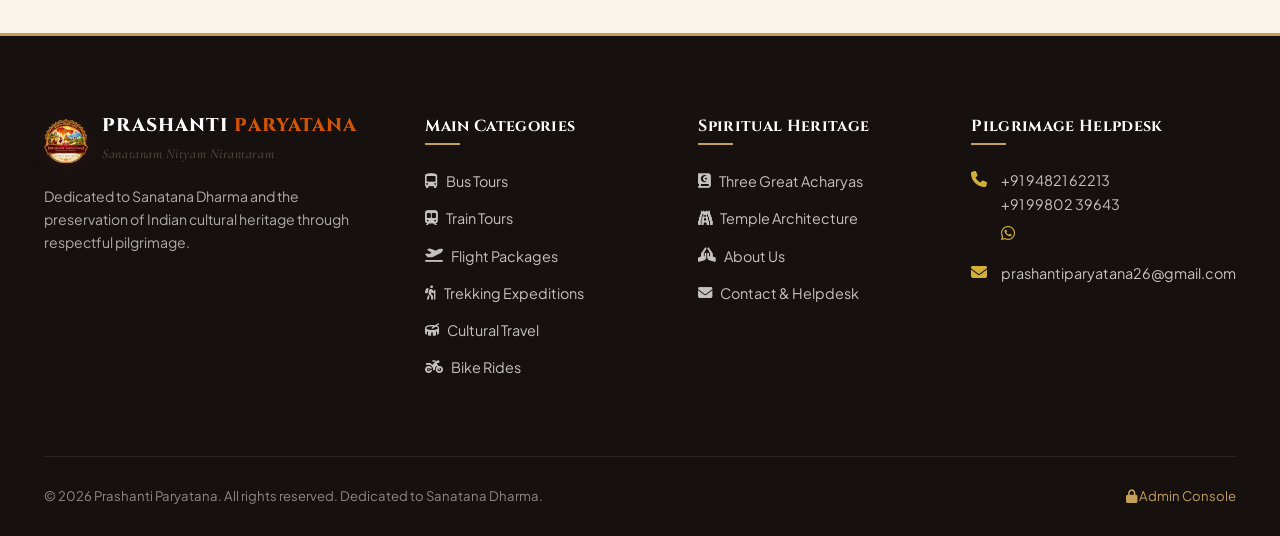
<file: package-detail.html>
<!DOCTYPE html>
<html lang="en">
<head>
  <link rel="icon" type="image/x-icon" href="favicon.ico" />
  <link rel="apple-touch-icon" href="assets/logo.png?v=3" />
  <meta charset="UTF-8" />
  <meta name="viewport" content="width=device-width, initial-scale=1.0" />
  <title>Pilgrimage Details | Prashanti Paryatana</title>
  <meta name="description" content="Explore day-wise itinerary, spiritual background, sacred temple visits, educational discourses, and logistical details for this pilgrimage." />

  <link rel="preconnect" href="https://fonts.googleapis.com" />
  <link rel="preconnect" href="https://fonts.gstatic.com" crossorigin />
  <link rel="stylesheet" href="https://cdnjs.cloudflare.com/ajax/libs/font-awesome/6.5.1/css/all.min.css" />

  <link rel="stylesheet" href="css/style.css" />
  <link rel="stylesheet" href="css/components.css" />
</head>
<body data-page="package-detail">

      <!-- ================= WEBSITE LOADING PRELOADER (CINEMATIC BACKGROUND & MOVING LOGO) ================= -->
  <div id="sitePreloader" class="site-preloader" aria-label="Loading Prashanti Paryatana">
    <!-- Cinematic Background Image Crossfade Carousel -->
    <div class="preloader-bg-slideshow">
      <div class="preloader-bg-slide active" style="background-image: url('assets/loader/bg-1.jpg');"></div>
      <div class="preloader-bg-slide" style="background-image: url('assets/loader/bg-2.jpg');"></div>
      <div class="preloader-bg-slide" style="background-image: url('assets/loader/bg-3.jpg');"></div>
      <div class="preloader-bg-slide" style="background-image: url('assets/loader/bg-4.jpg');"></div>
      <div class="preloader-bg-slide" style="background-image: url('assets/loader/bg-5.jpg');"></div>
      <div class="preloader-overlay"></div>
    </div>

    <!-- Center Floating Animated Logo Badge & Content -->
    <div class="preloader-content">
      <div class="preloader-badge">
        <div class="preloader-aura-glow"></div>
        <div class="preloader-mandala-outer"></div>
        <div class="preloader-mandala-inner"></div>
        <div class="preloader-logo-wrap">
          <img src="assets/logo.png?v=3" alt="Prashanti Paryatana" class="preloader-logo" />
        </div>
      </div>

      <div class="preloader-text-group">
        <div class="preloader-sanskrit font-sanskrit-style">॥ सनातन संस्कृति यात्रा ॥</div>
        <h1 class="preloader-title">PRASHANTI PARYATANA</h1>
        <p class="preloader-tagline">Spiritual & Cultural Journeys Across Sacred Bharat</p>
      </div>

      <!-- Modern Progress Line & Counter -->
      <div class="preloader-status">
        <div class="preloader-progress-bar">
          <div id="preloaderProgressFill" class="preloader-progress-fill"></div>
        </div>
        <div class="preloader-status-text">
          <span id="preloaderPercent">0%</span>
          <span class="preloader-dot">•</span>
          <span id="preloaderPhase">Awakening Sacred Heritage...</span>
        </div>
      </div>

      <button type="button" class="preloader-skip-btn" id="preloaderSkipBtn" title="Enter Website">
        Enter Site <i class="fa-solid fa-arrow-right"></i>
      </button>
    </div>
  </div>
  </div>

<!-- Top Bar -->
  <div class="top-bar">
    <div class="container top-bar-inner">
      <div class="top-bar-left">
        <div class="top-bar-item">
          <i class="fa-solid fa-om"></i>
          <span class="font-sanskrit-style">॥ सनातन संस्कृति यात्रा ॥</span>
        </div>
        <div class="top-bar-item">
          <i class="fa-solid fa-phone"></i>
          <a href="tel:+919482162213" style="color: inherit; text-decoration: none; font-weight: 600;">+91 94821 62213</a>
          <span style="opacity: 0.5; margin: 0 4px;">/</span>
          <a href="tel:+919980239643" style="color: inherit; text-decoration: none; font-weight: 600;">+91 99802 39643</a>
        </div>
        <div class="top-bar-item">
          <i class="fa-solid fa-envelope"></i>
          <a href="mailto:prashantiparyatana26@gmail.com" style="color: inherit; text-decoration: none;">prashantiparyatana26@gmail.com</a>
        </div>
      </div>
      <div class="top-bar-right">
        <div class="top-bar-links">
          <a href="about.html">About</a>
          <a href="heritage.html">Our Heritage</a>
          <a href="acharyas.html">Acharyas</a>
          <a href="contact.html">Contact</a>
        </div>
        <a href="admin.html" class="admin-portal-link">
          <i class="fa-solid fa-lock"></i> Admin Portal
        </a>
      </div>
    </div>
  </div>

  <!-- Header -->
  <header class="site-header">
    <div class="container site-header-inner">
            <a href="index.html" class="brand-identity">
        <img src="assets/logo.png?v=3" alt="Prashanti Paryatana Logo" class="brand-logo-img" />
        <div class="brand-text-wrap">
          <span class="brand-name font-sanskrit-style">PRASHANTI <span>PARYATANA</span></span>
          <span class="brand-tagline">Sanatanam Nityam Nirantaram • Cultural Heritage</span>
        </div>
      </a>

      <!-- 5 Prominent Categories -->
      <nav class="categories-nav">
        <a href="bus-tours.html" class="category-link">
          <i class="fa-solid fa-bus-simple"></i>
          <span>Bus Tours</span>
        </a>
        <a href="train-tours.html" class="category-link">
          <i class="fa-solid fa-train-subway"></i>
          <span>Train Tours</span>
        </a>
        <a href="flight-packages.html" class="category-link">
          <i class="fa-solid fa-plane-departure"></i>
          <span>Flight Packages</span>
        </a>
        <a href="trekking-expeditions.html" class="category-link">
          <i class="fa-solid fa-person-hiking"></i>
          <span>Trekking Expeditions</span>
        </a>
        <a href="cultural.html" class="category-link">
          <i class="fa-solid fa-drum"></i>
          <span>Cultural Travel</span>
        </a>
        <a href="bike-rides.html" class="category-link">
          <i class="fa-solid fa-motorcycle"></i>
          <span>Bike Rides</span>
        </a>
      </nav>

      <div class="nav-actions">
        <button type="button" class="btn-plan-journey" onclick="openEnquiryModal('', 'Custom Pilgrimage Enquiry', 'all')">
          <i class="fa-solid fa-hands-praying"></i>
          <span>Plan Your Journey</span>
        </button>
        <button type="button" class="mobile-nav-toggle" aria-label="Toggle navigation">
          <i class="fa-solid fa-bars-staggered"></i>
        </button>
      </div>
    </div>
  </header>

  <!-- Detail Hero Banner -->
  <section class="detail-hero">
    <img id="detailHeroBg" class="detail-hero-bg" src="" alt="Pilgrimage Background" />
    <div class="detail-hero-gradient"></div>

    <div class="container detail-hero-content">
      <nav class="breadcrumb-nav">
        <a href="index.html">Home</a>
        <span>/</span>
        <a id="breadcrumbCategory" href="packages.html">Packages</a>
        <span>/</span>
        <span id="breadcrumbTitle" style="color: #fff;">Package Details</span>
      </nav>

      <h1 id="detailTitle" class="detail-title">Loading Sacred Journey...</h1>

      <div id="detailMetaStrip" class="detail-meta-strip">
        <!-- Rendered by JS -->
      </div>
    </div>
  </section>

  <!-- Main Content Layout -->
  <main class="container detail-layout">
    <div class="detail-grid">
      <!-- Main Content Column -->
      <div class="detail-main-col">
        <!-- 1. Package Overview -->
        <section class="detail-section-block">
          <h3><i class="fa-solid fa-dharmachakra"></i> Sacred Overview</h3>
          <div id="detailOverview"></div>
        </section>

        <!-- 2. Historical & Spiritual Background -->
        <section class="detail-section-block">
          <h3><i class="fa-solid fa-book-journal-whills"></i> Historical & Spiritual Background</h3>
          <div id="detailHistory"></div>
        </section>

        <!-- 3. Day-Wise Itinerary Accordion -->
        <section class="detail-section-block">
          <h3><i class="fa-regular fa-calendar-days"></i> Day-by-Day Sacred Itinerary</h3>
          <p style="font-size: 0.88rem; color: var(--text-muted); margin-bottom: 1rem;">
            Click on any day to review schedule, temples visited, and daily spiritual discourses.
          </p>
          <div id="detailItinerary"></div>
        </section>

        <!-- 4. Temple Visits & Sanctums -->
        <section class="detail-section-block">
          <h3><i class="fa-solid fa-gopuram"></i> Temple Visits & Sacred Sanctums</h3>
          <div id="detailTemples"></div>
        </section>

        <!-- 5. Educational & Spiritual Activities -->
        <section class="detail-section-block">
          <h3><i class="fa-solid fa-graduation-cap"></i> Educational & Cultural Activities</h3>
          <p style="font-size: 0.88rem; color: var(--text-muted); margin-bottom: 1rem;">
            Every Prashanti journey includes authentic learning opportunities led by resident scholars and temple historians.
          </p>
          <div id="detailEducational"></div>
        </section>

        <!-- 6. Logistics: Transport, Accommodation, Meals -->
        <section class="detail-section-block">
          <h3><i class="fa-solid fa-shield-cat"></i> Travel Logistics & Hospitality</h3>
          <div id="detailLogistics"></div>
        </section>

        <!-- 7. Inclusions & Exclusions -->
        <section class="detail-section-block">
          <h3><i class="fa-solid fa-list-check"></i> What's Included & Excluded</h3>
          <div id="detailIncExc"></div>
        </section>

        <!-- 8. Safety & Pilgrim Etiquette -->
        <section class="detail-section-block">
          <h3><i class="fa-solid fa-triangle-exclamation"></i> Safety & Temple Etiquette</h3>
          <div id="detailSafety"></div>
        </section>
      </div>

      <!-- Sticky Sidebar Column -->
      <aside class="detail-sidebar-col">
        <div class="sticky-enquiry-card">
          <div style="font-family: var(--font-heading); font-size: 0.72rem; color: var(--color-saffron); font-weight: 800; letter-spacing: 0.15em; text-transform: uppercase; margin-bottom: 0.3rem;">
            Sacred Pilgrimage Enquiry
          </div>
          <h4 id="sidebarPackageTitle">Package Name</h4>
          <p class="enquiry-intro">
            Connect with our spiritual travel directors to plan departure dates, verify temple festival muhurtams, and arrange customized assistance.
          </p>

          <div class="sidebar-highlights">
            <div class="sidebar-highlight-row">
              <span>Category:</span>
              <span id="sidebarCategory">Bus Tour</span>
            </div>
            <div class="sidebar-highlight-row">
              <span>Duration:</span>
              <span id="sidebarDuration">6 Days</span>
            </div>
            <div class="sidebar-highlight-row">
              <span>Origin Hub:</span>
              <span id="sidebarStarting">Bengaluru</span>
            </div>
            <div class="sidebar-highlight-row">
              <span>Transport:</span>
              <span id="sidebarTransport" style="text-align: right; max-width: 150px;">AC Luxury Coach</span>
            </div>
          </div>

          <button type="button" id="sidebarCtaBtn" class="sidebar-cta-btn">
            <i class="fa-solid fa-hands-praying"></i>
            <span>Enquire For This Yatra</span>
          </button>

          <div class="sanatana-guarantee">
            <i class="fa-solid fa-om" style="font-size: 1.1rem;"></i>
            <span>Sattvic food, elder-friendly pacing & authentic Vedic guidance guaranteed.</span>
          </div>

          <!-- Immediate Counselor Support & WhatsApp Block -->
          <div style="margin-top: 1.2rem; padding-top: 1rem; border-top: 1px dashed var(--color-sandalwood-border); text-align: center; font-size: 0.82rem;">
            <div style="font-family: var(--font-heading); font-weight: 700; color: var(--color-maroon); margin-bottom: 0.4rem;">
              <i class="fa-solid fa-headset" style="color: var(--color-saffron); margin-right: 0.25rem;"></i> Immediate Counselor Support
            </div>
            <div style="margin-bottom: 0.4rem;">
              <a href="tel:+919482162213" style="color: var(--color-saffron); font-weight: 700; text-decoration: none;">+91 94821 62213</a>
              <span style="color: var(--text-muted); margin: 0 4px;">/</span>
              <a href="tel:+919980239643" style="color: var(--color-saffron); font-weight: 700; text-decoration: none;">+91 99802 39643</a>
            </div>
            <div style="margin-bottom: 0.4rem;">
              <a href="https://wa.me/919980239643?text=Namaskaram!%20I%20would%20like%20to%20enquire%20about%20a%20yatra%20package." target="_blank" rel="noopener noreferrer" style="display: inline-flex; align-items: center; justify-content: center; width: 38px; height: 38px; background: #25D366; color: #fff; border-radius: 50%; text-decoration: none; font-size: 1.25rem; box-shadow: 0 3px 8px rgba(37, 211, 102, 0.3); transition: transform 0.2s ease;" title="Chat on WhatsApp" aria-label="Chat on WhatsApp">
                <i class="fa-brands fa-whatsapp"></i>
              </a>
            </div>
            <div>
              <a href="mailto:prashantiparyatana26@gmail.com" style="color: var(--color-maroon); font-weight: 600; text-decoration: none; word-break: break-all;">prashantiparyatana26@gmail.com</a>
            </div>
          </div>
        </div>
      </aside>
    </div>
  </main>

  <!-- Footer -->
  <footer class="site-footer">
    <div class="container">
      <div class="footer-top-grid">
        <div class="footer-col footer-brand-col">
                    <div class="brand-identity" style="margin-bottom: 1rem;">
            <img src="assets/logo.png?v=3" alt="Prashanti Paryatana Logo" class="brand-logo-img" style="width: 44px; height: 44px;" />
            <div class="brand-text-wrap">
              <span class="brand-name font-sanskrit-style" style="font-size: 1.15rem; color:#fff;">PRASHANTI <span>PARYATANA</span></span>
              <span class="brand-tagline">Sanatanam Nityam Nirantaram</span>
            </div>
          </div>
          <p>Dedicated to Sanatana Dharma and the preservation of Indian cultural heritage through respectful pilgrimage.</p>
        </div>
        <div class="footer-col">
          <h4>Main Categories</h4>
          <ul class="footer-links-list">
            <li><a href="bus-tours.html"><i class="fa-solid fa-bus-simple"></i> Bus Tours</a></li>
            <li><a href="train-tours.html"><i class="fa-solid fa-train-subway"></i> Train Tours</a></li>
            <li><a href="flight-packages.html"><i class="fa-solid fa-plane-departure"></i> Flight Packages</a></li>
            <li><a href="trekking-expeditions.html"><i class="fa-solid fa-person-hiking"></i> Trekking Expeditions</a></li>
            <li><a href="cultural.html"><i class="fa-solid fa-drum"></i> Cultural Travel</a></li>
            <li><a href="bike-rides.html"><i class="fa-solid fa-motorcycle"></i> Bike Rides</a></li>
          </ul>
        </div>
        <div class="footer-col">
          <h4>Spiritual Heritage</h4>
          <ul class="footer-links-list">
            <li><a href="acharyas.html"><i class="fa-solid fa-book-quran"></i> Three Great Acharyas</a></li>
            <li><a href="heritage.html"><i class="fa-solid fa-gopuram"></i> Temple Architecture</a></li>
            <li><a href="about.html"><i class="fa-solid fa-hands-praying"></i> About Us</a></li>
            <li><a href="contact.html"><i class="fa-solid fa-envelope"></i> Contact & Helpdesk</a></li>
          </ul>
        </div>
        <div class="footer-col">
          <h4>Pilgrimage Helpdesk</h4>
          <div class="footer-contact-item">
            <i class="fa-solid fa-phone"></i>
            <div>
              <a href="tel:+919482162213" style="color: inherit; text-decoration: none;">+91 94821 62213</a><br />
              <a href="tel:+919980239643" style="color: inherit; text-decoration: none;">+91 99802 39643</a><br />
              <a href="https://wa.me/919980239643?text=Namaskaram!%20I%20would%20like%20to%20enquire%20about%20a%20yatra." target="_blank" rel="noopener noreferrer" style="color: #25D366; text-decoration: none; font-size: 1.35rem; display: inline-flex; align-items: center; margin-top: 0.35rem; transition: transform 0.2s ease;" title="Chat on WhatsApp" aria-label="Chat on WhatsApp">
                <i class="fa-brands fa-whatsapp"></i>
              </a>
            </div>
          </div>
          <div class="footer-contact-item">
            <i class="fa-solid fa-envelope"></i>
            <div>
              <a href="mailto:prashantiparyatana26@gmail.com" style="color: inherit; text-decoration: none;">prashantiparyatana26@gmail.com</a>
            </div>
          </div>
        </div>
      </div>
      <div class="footer-bottom">
        <div class="footer-bottom-inner">
          <p>© 2026 Prashanti Paryatana. All rights reserved. Dedicated to Sanatana Dharma.</p>
          <a href="admin.html" style="color: var(--color-gold);"><i class="fa-solid fa-lock"></i> Admin Console</a>
        </div>
      </div>
    </div>
  </footer>

  <!-- Global Modal & Mobile Drawer -->
  <div id="enquiryModal" class="modal-backdrop">
    <div class="modal-dialog">
      <div class="modal-header">
        <h3><i class="fa-solid fa-hands-praying" style="color: var(--color-gold-bright); margin-right: 0.5rem;"></i> Plan Your Sacred Journey</h3>
        <button type="button" class="modal-close-btn">&times;</button>
      </div>
      <div class="modal-body">
        <!-- Direct Quick Contact Pill -->
        <div class="modal-quick-contact" style="display: flex; align-items: center; justify-content: space-between; flex-wrap: wrap; gap: 0.5rem; background: var(--color-sandalwood-light); border: 1px solid var(--color-gold); border-radius: var(--radius-sm); padding: 0.6rem 0.9rem; margin-bottom: 1.2rem; font-size: 0.82rem;">
          <div style="display: flex; align-items: center; gap: 0.4rem;">
            <i class="fa-solid fa-phone" style="color: var(--color-saffron);"></i>
            <span style="font-weight: 600; color: var(--color-maroon);">Call:</span>
            <a href="tel:+919482162213" style="color: var(--color-maroon); font-weight: 700; text-decoration: none;">+91 94821 62213</a>
            <span style="opacity: 0.5;">/</span>
            <a href="tel:+919980239643" style="color: var(--color-maroon); font-weight: 700; text-decoration: none;">+91 99802 39643</a>
          </div>
          <div style="display: flex; align-items: center; gap: 0.6rem;">
            <a href="https://wa.me/919980239643?text=Namaskaram!%20I%20have%20an%20enquiry%20regarding%20pilgrimage." target="_blank" rel="noopener noreferrer" style="color: #25D366; text-decoration: none; display: inline-flex; align-items: center; font-size: 1.25rem; transition: transform 0.2s ease;" title="Chat on WhatsApp" aria-label="Chat on WhatsApp">
              <i class="fa-brands fa-whatsapp"></i>
            </a>
            <span style="opacity: 0.4;">|</span>
            <a href="mailto:prashantiparyatana26@gmail.com" style="color: var(--color-maroon); font-weight: 600; text-decoration: none;">prashantiparyatana26@gmail.com</a>
          </div>
        </div>
        <div id="enquiryFormContainer">
          <form id="enquiryForm">
            <div class="form-grid-2">
              <div class="form-group">
                <label class="form-label">Full Name <span class="req">*</span></label>
                <input type="text" name="fullName" class="form-control" required />
              </div>
              <div class="form-group">
                <label class="form-label">Email Address <span class="req">*</span></label>
                <input type="email" name="email" class="form-control" required />
              </div>
            </div>
            <div class="form-grid-2">
              <div class="form-group">
                <label class="form-label">Mobile Number <span class="req">*</span></label>
                <input type="tel" name="phone" class="form-control" required />
              </div>
              <div class="form-group">
                <label class="form-label">Starting Location</label>
                <input type="text" name="startingLocation" class="form-control" />
              </div>
            </div>
            <div class="form-grid-2">
              <div class="form-group">
                <label class="form-label">Category</label>
                <select name="category" id="enqCategorySelect" class="form-control">
                  <option value="all">Any Mode</option>
                  <option value="bus">Bus Tours</option>
                  <option value="train">Train Tours</option>
                  <option value="flight">Flight Packages</option>
                  <option value="trekking">Trekking Expeditions</option>
                  <option value="cultural">Cultural Travel</option>
                  <option value="bike">Bike Rides</option>
                </select>
              </div>
              <div class="form-group">
                <label class="form-label">Preferred Package</label>
                <select name="preferredPackage" id="enqPackageSelect" class="form-control"></select>
              </div>
            </div>
            <div class="form-grid-2">
              <div class="form-group">
                <label class="form-label">Departure Date <span class="req">*</span></label>
                <input type="date" name="departureDate" class="form-control" required />
              </div>
              <div class="form-group">
                <label class="form-label">Travellers <span class="req">*</span></label>
                <input type="number" name="travellers" min="1" max="40" class="form-control" value="2" required />
              </div>
            </div>
            <div class="form-group">
              <label class="form-label">Special Requirements</label>
              <textarea name="requirements" class="form-control" placeholder="Dietary needs, puja tokens, wheelchair assistance..."></textarea>
            </div>
            <button type="submit" class="form-submit-btn">
              <i class="fa-solid fa-paper-plane"></i> Submit Travel Enquiry
            </button>
          </form>
        </div>
        <div id="enquiryConfirmationContainer" class="enquiry-confirmation" style="display: none;">
          <div class="confirmation-badge-icon"><i class="fa-solid fa-check"></i></div>
          <h3 style="color: var(--color-maroon);">Enquiry Registered!</h3>
          <div class="reference-display-box">
            <div id="confirmationRefCode" class="reference-code">PP-2026-YTR-0000</div>
          </div>
          <div id="confirmationSummary" style="font-size: 0.85rem; text-align: left; background: #fff; padding: 1rem; border-radius: var(--radius-sm); border: 1px solid var(--color-sandalwood-border); margin-bottom: 1.5rem;"></div>
          <div style="display: flex; gap: 0.8rem; justify-content: center;">
            <a id="btnWhatsappShare" href="#" target="_blank" class="btn-explore" style="background: #25D366; color: #fff; width: auto; font-size: 0.8rem;">
              <i class="fa-brands fa-whatsapp"></i> Chat on WhatsApp
            </a>
            <button type="button" class="btn-quick-enquire" onclick="closeEnquiryModal()">Close</button>
          </div>
        </div>
      </div>
    </div>
  </div>

  <!-- Mobile Drawer -->
  <div class="mobile-drawer">
    <div class="mobile-drawer-content">
      <div class="mobile-drawer-header">
        <span class="brand-name" style="font-size: 1.1rem;">Prashanti <span>Paryatana</span></span>
        <button type="button" class="mobile-drawer-close" style="background:none; border:none; font-size: 1.4rem;">&times;</button>
      </div>
      <div class="mobile-drawer-links">
        <a href="bus-tours.html" class="mobile-nav-item"><i class="fa-solid fa-bus-simple"></i> Bus Tours</a>
        <a href="train-tours.html" class="mobile-nav-item"><i class="fa-solid fa-train-subway"></i> Train Tours</a>
        <a href="flight-packages.html" class="mobile-nav-item"><i class="fa-solid fa-plane-departure"></i> Flight Packages</a>
        <a href="trekking-expeditions.html" class="mobile-nav-item"><i class="fa-solid fa-person-hiking"></i> Trekking Expeditions</a>
        <a href="cultural.html" class="mobile-nav-item"><i class="fa-solid fa-drum"></i> Cultural Travel</a>
        <a href="bike-rides.html" class="mobile-nav-item"><i class="fa-solid fa-motorcycle"></i> Bike Rides</a>
        <a href="index.html" class="mobile-nav-item"><i class="fa-solid fa-house"></i> Home</a>
      </div>
    </div>
  </div>

  <script src="js/data.js"></script>
  <script src="js/app.js"></script>
  <script src="js/package-detail.js"></script>
</body>
</html>
</file>
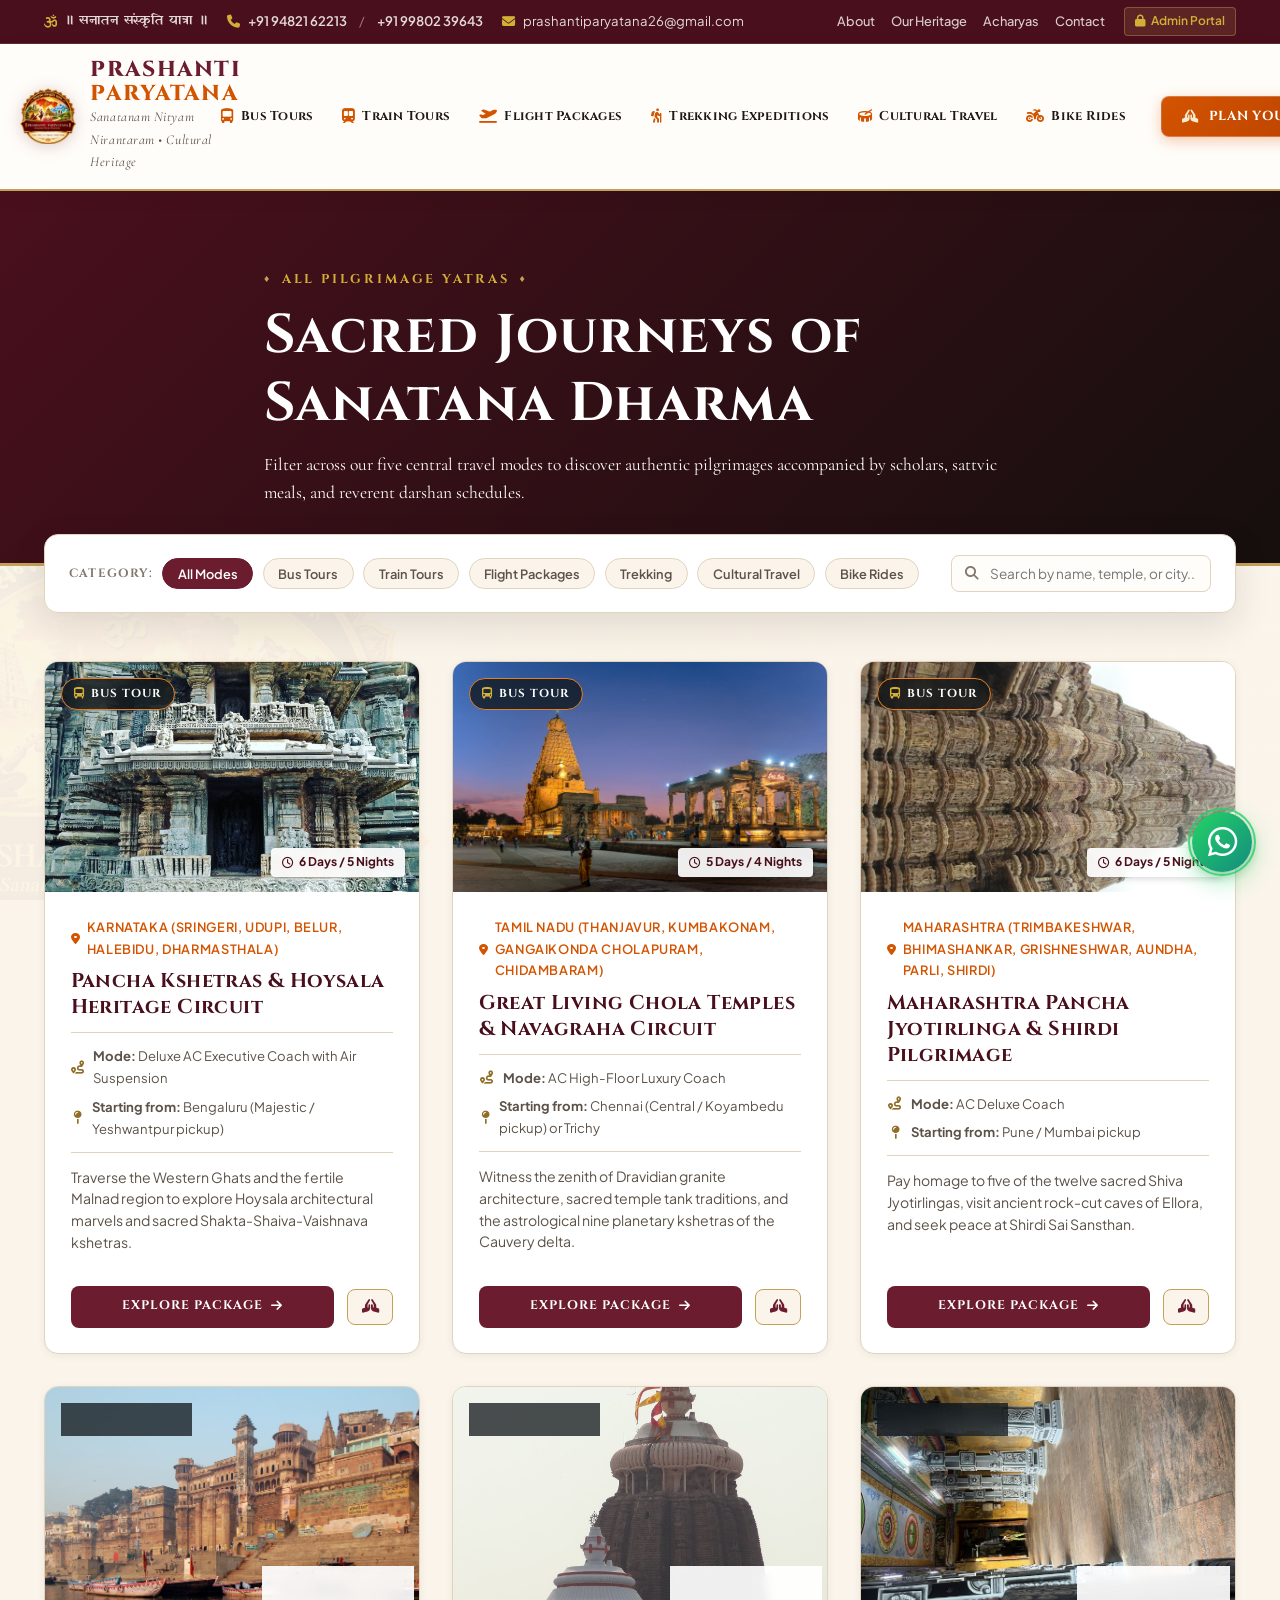
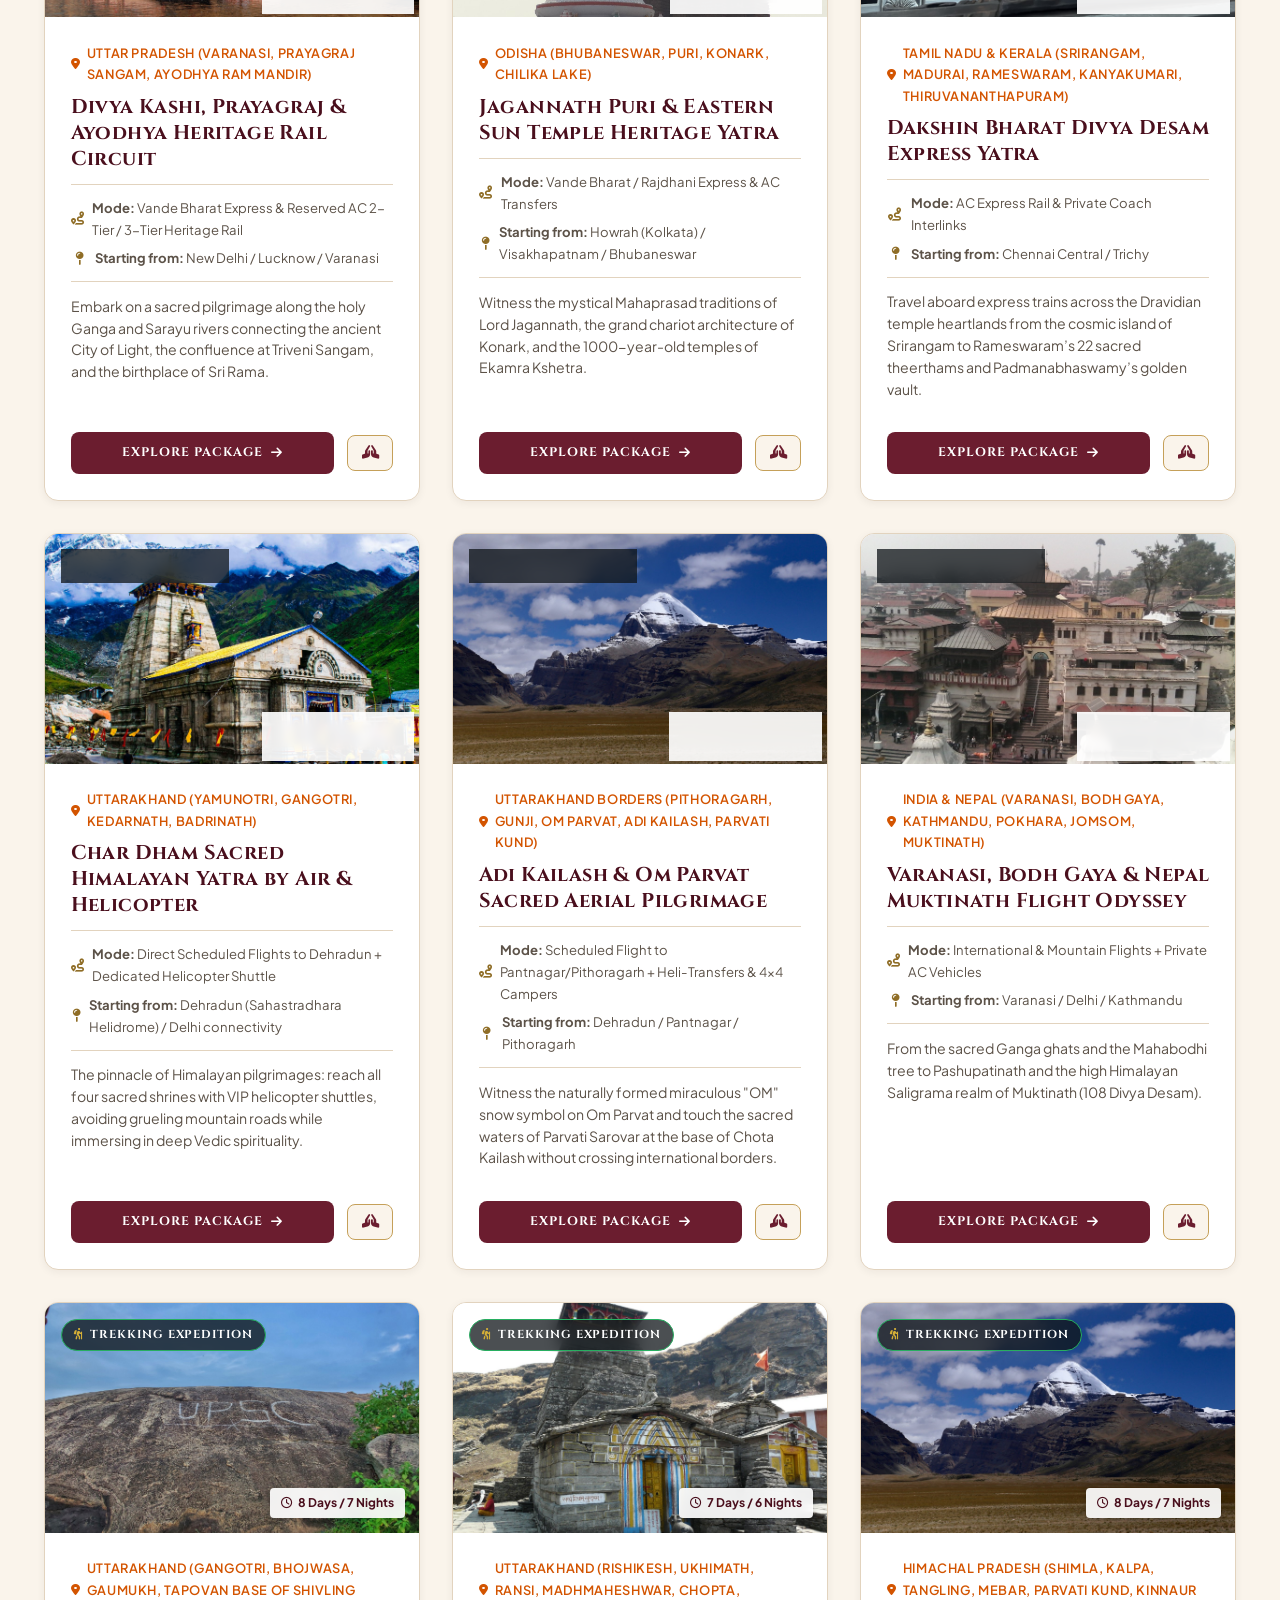
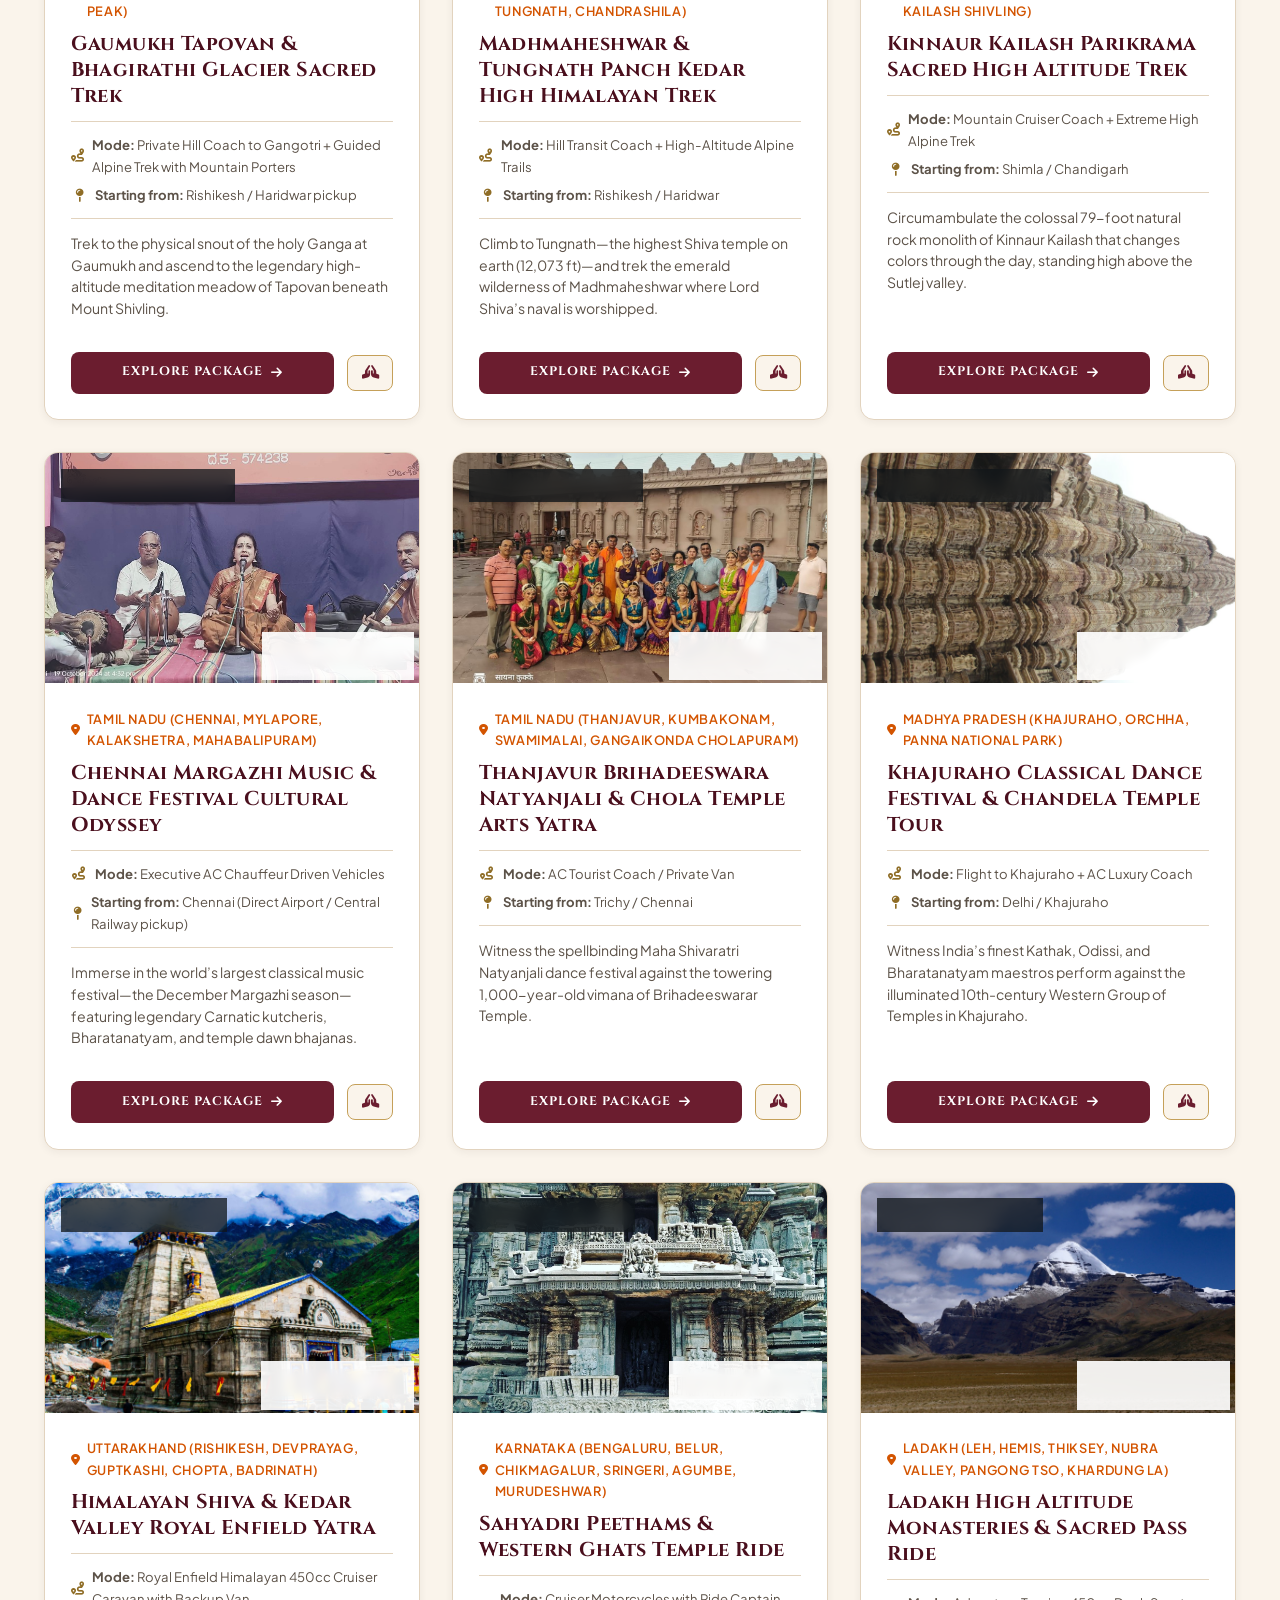
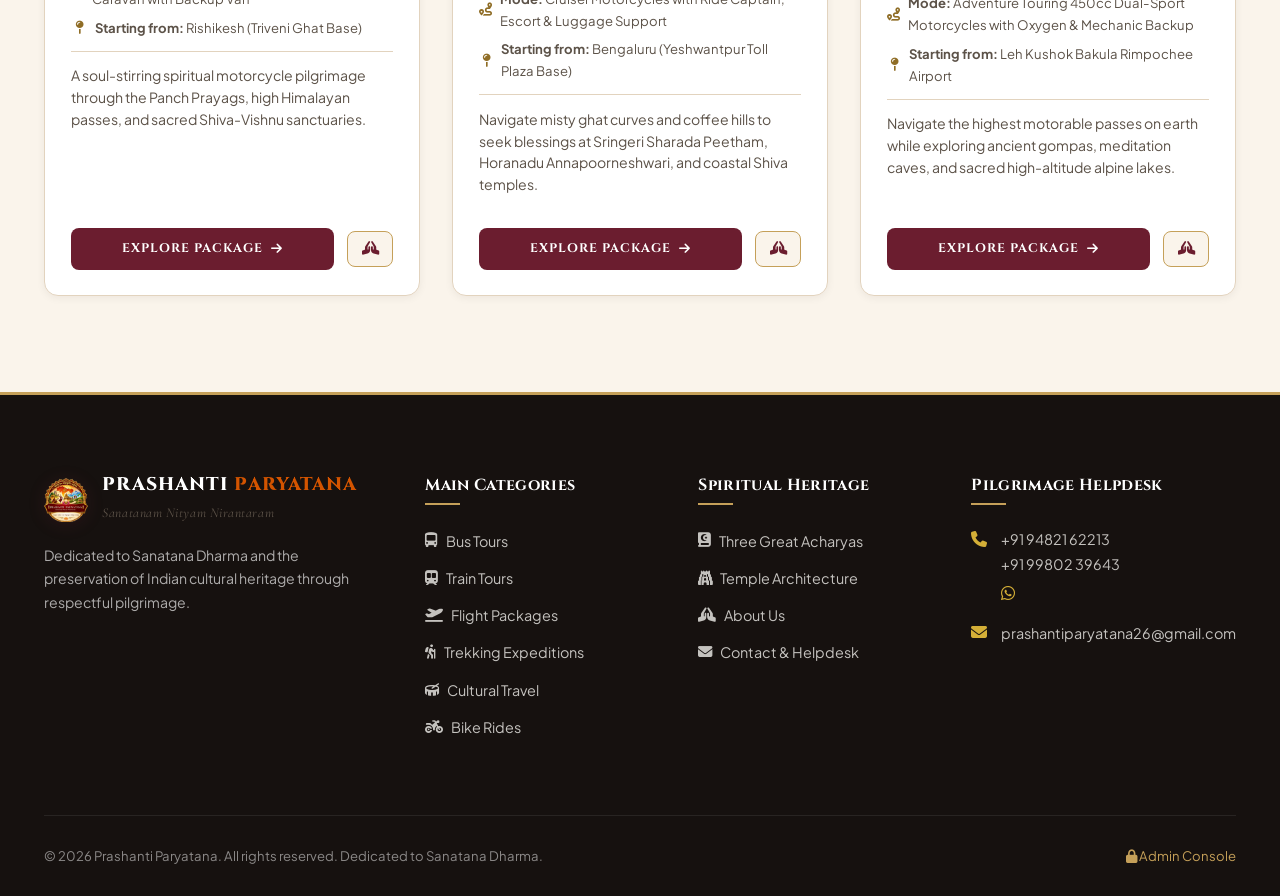
<file: packages.html>
<!DOCTYPE html>
<html lang="en">
<head>
  <link rel="icon" type="image/x-icon" href="favicon.ico" />
  <link rel="apple-touch-icon" href="assets/logo.png?v=3" />
  <meta charset="UTF-8" />
  <meta name="viewport" content="width=device-width, initial-scale=1.0" />
  <title>All Pilgrimage Packages | Prashanti Paryatana</title>
  <meta name="description" content="Explore all spiritual, heritage, pilgrimage, and cultural journeys categorized by bus, train, flight, trekking, and cultural modes." />

  <link rel="preconnect" href="https://fonts.googleapis.com" />
  <link rel="preconnect" href="https://fonts.gstatic.com" crossorigin />
  <link rel="stylesheet" href="https://cdnjs.cloudflare.com/ajax/libs/font-awesome/6.5.1/css/all.min.css" />

  <link rel="stylesheet" href="css/style.css" />
  <link rel="stylesheet" href="css/components.css" />
</head>
<body data-page="packages">

      <!-- ================= WEBSITE LOADING PRELOADER (CINEMATIC BACKGROUND & MOVING LOGO) ================= -->
  <div id="sitePreloader" class="site-preloader" aria-label="Loading Prashanti Paryatana">
    <!-- Cinematic Background Image Crossfade Carousel -->
    <div class="preloader-bg-slideshow">
      <div class="preloader-bg-slide active" style="background-image: url('assets/loader/bg-1.jpg');"></div>
      <div class="preloader-bg-slide" style="background-image: url('assets/loader/bg-2.jpg');"></div>
      <div class="preloader-bg-slide" style="background-image: url('assets/loader/bg-3.jpg');"></div>
      <div class="preloader-bg-slide" style="background-image: url('assets/loader/bg-4.jpg');"></div>
      <div class="preloader-bg-slide" style="background-image: url('assets/loader/bg-5.jpg');"></div>
      <div class="preloader-overlay"></div>
    </div>

    <!-- Center Floating Animated Logo Badge & Content -->
    <div class="preloader-content">
      <div class="preloader-badge">
        <div class="preloader-aura-glow"></div>
        <div class="preloader-mandala-outer"></div>
        <div class="preloader-mandala-inner"></div>
        <div class="preloader-logo-wrap">
          <img src="assets/logo.png?v=3" alt="Prashanti Paryatana" class="preloader-logo" />
        </div>
      </div>

      <div class="preloader-text-group">
        <div class="preloader-sanskrit font-sanskrit-style">॥ सनातन संस्कृति यात्रा ॥</div>
        <h1 class="preloader-title">PRASHANTI PARYATANA</h1>
        <p class="preloader-tagline">Spiritual & Cultural Journeys Across Sacred Bharat</p>
      </div>

      <!-- Modern Progress Line & Counter -->
      <div class="preloader-status">
        <div class="preloader-progress-bar">
          <div id="preloaderProgressFill" class="preloader-progress-fill"></div>
        </div>
        <div class="preloader-status-text">
          <span id="preloaderPercent">0%</span>
          <span class="preloader-dot">•</span>
          <span id="preloaderPhase">Awakening Sacred Heritage...</span>
        </div>
      </div>

      <button type="button" class="preloader-skip-btn" id="preloaderSkipBtn" title="Enter Website">
        Enter Site <i class="fa-solid fa-arrow-right"></i>
      </button>
    </div>
  </div>
  </div>

<!-- Top Bar -->
  <div class="top-bar">
    <div class="container top-bar-inner">
      <div class="top-bar-left">
        <div class="top-bar-item">
          <i class="fa-solid fa-om"></i>
          <span class="font-sanskrit-style">॥ सनातन संस्कृति यात्रा ॥</span>
        </div>
        <div class="top-bar-item">
          <i class="fa-solid fa-phone"></i>
          <a href="tel:+919482162213" style="color: inherit; text-decoration: none; font-weight: 600;">+91 94821 62213</a>
          <span style="opacity: 0.5; margin: 0 4px;">/</span>
          <a href="tel:+919980239643" style="color: inherit; text-decoration: none; font-weight: 600;">+91 99802 39643</a>
        </div>
        <div class="top-bar-item">
          <i class="fa-solid fa-envelope"></i>
          <a href="mailto:prashantiparyatana26@gmail.com" style="color: inherit; text-decoration: none;">prashantiparyatana26@gmail.com</a>
        </div>
      </div>
      <div class="top-bar-right">
        <div class="top-bar-links">
          <a href="about.html">About</a>
          <a href="heritage.html">Our Heritage</a>
          <a href="acharyas.html">Acharyas</a>
          <a href="contact.html">Contact</a>
        </div>
        <a href="admin.html" class="admin-portal-link">
          <i class="fa-solid fa-lock"></i> Admin Portal
        </a>
      </div>
    </div>
  </div>

  <!-- Header -->
  <header class="site-header">
    <div class="container site-header-inner">
            <a href="index.html" class="brand-identity">
        <img src="assets/logo.png?v=3" alt="Prashanti Paryatana Logo" class="brand-logo-img" />
        <div class="brand-text-wrap">
          <span class="brand-name font-sanskrit-style">PRASHANTI <span>PARYATANA</span></span>
          <span class="brand-tagline">Sanatanam Nityam Nirantaram • Cultural Heritage</span>
        </div>
      </a>

      <!-- 5 Prominent Categories -->
      <nav class="categories-nav">
        <a href="bus-tours.html" class="category-link">
          <i class="fa-solid fa-bus-simple"></i>
          <span>Bus Tours</span>
        </a>
        <a href="train-tours.html" class="category-link">
          <i class="fa-solid fa-train-subway"></i>
          <span>Train Tours</span>
        </a>
        <a href="flight-packages.html" class="category-link">
          <i class="fa-solid fa-plane-departure"></i>
          <span>Flight Packages</span>
        </a>
        <a href="trekking-expeditions.html" class="category-link">
          <i class="fa-solid fa-person-hiking"></i>
          <span>Trekking Expeditions</span>
        </a>
        <a href="cultural.html" class="category-link">
          <i class="fa-solid fa-drum"></i>
          <span>Cultural Travel</span>
        </a>
        <a href="bike-rides.html" class="category-link">
          <i class="fa-solid fa-motorcycle"></i>
          <span>Bike Rides</span>
        </a>
      </nav>

      <div class="nav-actions">
        <button type="button" class="btn-plan-journey" onclick="openEnquiryModal('', 'General Plan', 'all')">
          <i class="fa-solid fa-hands-praying"></i>
          <span>Plan Your Journey</span>
        </button>
        <button type="button" class="mobile-nav-toggle" aria-label="Toggle navigation">
          <i class="fa-solid fa-bars-staggered"></i>
        </button>
      </div>
    </div>
  </header>

  <!-- Category Hero -->
  <section class="category-hero" style="background: linear-gradient(135deg, var(--color-maroon-deep) 0%, #150F0D 100%);">
    <div class="container category-hero-content">
      <span class="section-eyebrow" style="color: var(--color-gold-bright);">All Pilgrimage Yatras</span>
      <h1>Sacred Journeys of Sanatana Dharma</h1>
      <p>
        Filter across our five central travel modes to discover authentic pilgrimages accompanied by scholars, sattvic meals, and reverent darshan schedules.
      </p>
    </div>
  </section>

  <!-- Filter & Search Bar -->
  <div class="container filter-bar-wrap">
    <div class="filter-bar">
      <div class="filter-group">
        <span class="filter-label">Category:</span>
        <button type="button" class="filter-pill active" data-category="all">All Modes</button>
        <button type="button" class="filter-pill" data-category="bus">Bus Tours</button>
        <button type="button" class="filter-pill" data-category="train">Train Tours</button>
        <button type="button" class="filter-pill" data-category="flight">Flight Packages</button>
        <button type="button" class="filter-pill" data-category="trekking">Trekking</button>
        <button type="button" class="filter-pill" data-category="cultural">Cultural Travel</button>
        <button type="button" class="filter-pill" data-category="bike">Bike Rides</button>
      </div>

      <div class="search-input-wrap">
        <i class="fa-solid fa-magnifying-glass"></i>
        <input type="text" id="packageSearchInput" class="search-input" placeholder="Search by name, temple, or city..." />
      </div>
    </div>
  </div>

  <!-- Package Listing Grid -->
  <main class="container" style="padding-bottom: 6rem;">
    <div id="packagesGridContainer" class="packages-grid">
      <!-- Populated dynamically by js/packages.js -->
    </div>
  </main>

  <!-- Footer -->
  <footer class="site-footer">
    <div class="container">
      <div class="footer-top-grid">
        <div class="footer-col footer-brand-col">
                    <div class="brand-identity" style="margin-bottom: 1rem;">
            <img src="assets/logo.png?v=3" alt="Prashanti Paryatana Logo" class="brand-logo-img" style="width: 44px; height: 44px;" />
            <div class="brand-text-wrap">
              <span class="brand-name font-sanskrit-style" style="font-size: 1.15rem; color:#fff;">PRASHANTI <span>PARYATANA</span></span>
              <span class="brand-tagline">Sanatanam Nityam Nirantaram</span>
            </div>
          </div>
          <p>Dedicated to Sanatana Dharma and the preservation of Indian cultural heritage through respectful pilgrimage.</p>
        </div>
        <div class="footer-col">
          <h4>Main Categories</h4>
          <ul class="footer-links-list">
            <li><a href="bus-tours.html"><i class="fa-solid fa-bus-simple"></i> Bus Tours</a></li>
            <li><a href="train-tours.html"><i class="fa-solid fa-train-subway"></i> Train Tours</a></li>
            <li><a href="flight-packages.html"><i class="fa-solid fa-plane-departure"></i> Flight Packages</a></li>
            <li><a href="trekking-expeditions.html"><i class="fa-solid fa-person-hiking"></i> Trekking Expeditions</a></li>
            <li><a href="cultural.html"><i class="fa-solid fa-drum"></i> Cultural Travel</a></li>
            <li><a href="bike-rides.html"><i class="fa-solid fa-motorcycle"></i> Bike Rides</a></li>
          </ul>
        </div>
        <div class="footer-col">
          <h4>Spiritual Heritage</h4>
          <ul class="footer-links-list">
            <li><a href="acharyas.html"><i class="fa-solid fa-book-quran"></i> Three Great Acharyas</a></li>
            <li><a href="heritage.html"><i class="fa-solid fa-gopuram"></i> Temple Architecture</a></li>
            <li><a href="about.html"><i class="fa-solid fa-hands-praying"></i> About Us</a></li>
            <li><a href="contact.html"><i class="fa-solid fa-envelope"></i> Contact & Helpdesk</a></li>
          </ul>
        </div>
        <div class="footer-col">
          <h4>Pilgrimage Helpdesk</h4>
          <div class="footer-contact-item">
            <i class="fa-solid fa-phone"></i>
            <div>
              <a href="tel:+919482162213" style="color: inherit; text-decoration: none;">+91 94821 62213</a><br />
              <a href="tel:+919980239643" style="color: inherit; text-decoration: none;">+91 99802 39643</a><br />
              <a href="https://wa.me/919980239643?text=Namaskaram!%20I%20would%20like%20to%20enquire%20about%20a%20yatra." target="_blank" rel="noopener noreferrer" style="color: #25D366; text-decoration: none; font-size: 1.35rem; display: inline-flex; align-items: center; margin-top: 0.35rem; transition: transform 0.2s ease;" title="Chat on WhatsApp" aria-label="Chat on WhatsApp">
                <i class="fa-brands fa-whatsapp"></i>
              </a>
            </div>
          </div>
          <div class="footer-contact-item">
            <i class="fa-solid fa-envelope"></i>
            <div>
              <a href="mailto:prashantiparyatana26@gmail.com" style="color: inherit; text-decoration: none;">prashantiparyatana26@gmail.com</a>
            </div>
          </div>
        </div>
      </div>
      <div class="footer-bottom">
        <div class="footer-bottom-inner">
          <p>© 2026 Prashanti Paryatana. All rights reserved. Dedicated to Sanatana Dharma.</p>
          <a href="admin.html" style="color: var(--color-gold);"><i class="fa-solid fa-lock"></i> Admin Console</a>
        </div>
      </div>
    </div>
  </footer>

  <!-- Global Modal & Mobile Drawer -->
  <div id="enquiryModal" class="modal-backdrop">
    <div class="modal-dialog">
      <div class="modal-header">
        <h3><i class="fa-solid fa-hands-praying" style="color: var(--color-gold-bright); margin-right: 0.5rem;"></i> Plan Your Sacred Journey</h3>
        <button type="button" class="modal-close-btn">&times;</button>
      </div>
      <div class="modal-body">
        <!-- Direct Quick Contact Pill -->
        <div class="modal-quick-contact" style="display: flex; align-items: center; justify-content: space-between; flex-wrap: wrap; gap: 0.5rem; background: var(--color-sandalwood-light); border: 1px solid var(--color-gold); border-radius: var(--radius-sm); padding: 0.6rem 0.9rem; margin-bottom: 1.2rem; font-size: 0.82rem;">
          <div style="display: flex; align-items: center; gap: 0.4rem;">
            <i class="fa-solid fa-phone" style="color: var(--color-saffron);"></i>
            <span style="font-weight: 600; color: var(--color-maroon);">Call:</span>
            <a href="tel:+919482162213" style="color: var(--color-maroon); font-weight: 700; text-decoration: none;">+91 94821 62213</a>
            <span style="opacity: 0.5;">/</span>
            <a href="tel:+919980239643" style="color: var(--color-maroon); font-weight: 700; text-decoration: none;">+91 99802 39643</a>
          </div>
          <div style="display: flex; align-items: center; gap: 0.6rem;">
            <a href="https://wa.me/919980239643?text=Namaskaram!%20I%20have%20an%20enquiry%20regarding%20pilgrimage." target="_blank" rel="noopener noreferrer" style="color: #25D366; text-decoration: none; display: inline-flex; align-items: center; font-size: 1.25rem; transition: transform 0.2s ease;" title="Chat on WhatsApp" aria-label="Chat on WhatsApp">
              <i class="fa-brands fa-whatsapp"></i>
            </a>
            <span style="opacity: 0.4;">|</span>
            <a href="mailto:prashantiparyatana26@gmail.com" style="color: var(--color-maroon); font-weight: 600; text-decoration: none;">prashantiparyatana26@gmail.com</a>
          </div>
        </div>
        <div id="enquiryFormContainer">
          <form id="enquiryForm">
            <div class="form-grid-2">
              <div class="form-group">
                <label class="form-label">Full Name <span class="req">*</span></label>
                <input type="text" name="fullName" class="form-control" required />
              </div>
              <div class="form-group">
                <label class="form-label">Email Address <span class="req">*</span></label>
                <input type="email" name="email" class="form-control" required />
              </div>
            </div>
            <div class="form-grid-2">
              <div class="form-group">
                <label class="form-label">Mobile Number <span class="req">*</span></label>
                <input type="tel" name="phone" class="form-control" required />
              </div>
              <div class="form-group">
                <label class="form-label">Starting Location</label>
                <input type="text" name="startingLocation" class="form-control" />
              </div>
            </div>
            <div class="form-grid-2">
              <div class="form-group">
                <label class="form-label">Category</label>
                <select name="category" id="enqCategorySelect" class="form-control">
                  <option value="all">All Categories</option>
                  <option value="bus">Bus Tours</option>
                  <option value="train">Train Tours</option>
                  <option value="flight">Flight Packages</option>
                  <option value="trekking">Trekking Expeditions</option>
                  <option value="cultural">Cultural Travel</option>
                  <option value="bike">Bike Rides</option>
                </select>
              </div>
              <div class="form-group">
                <label class="form-label">Preferred Package</label>
                <select name="preferredPackage" id="enqPackageSelect" class="form-control"></select>
              </div>
            </div>
            <div class="form-grid-2">
              <div class="form-group">
                <label class="form-label">Departure Date <span class="req">*</span></label>
                <input type="date" name="departureDate" class="form-control" required />
              </div>
              <div class="form-group">
                <label class="form-label">Travellers <span class="req">*</span></label>
                <input type="number" name="travellers" min="1" max="40" class="form-control" value="2" required />
              </div>
            </div>
            <div class="form-group">
              <label class="form-label">Special Requirements</label>
              <textarea name="requirements" class="form-control" placeholder="Dietary needs, puja requests..."></textarea>
            </div>
            <button type="submit" class="form-submit-btn">
              <i class="fa-solid fa-paper-plane"></i> Submit Travel Enquiry
            </button>
          </form>
        </div>
        <div id="enquiryConfirmationContainer" class="enquiry-confirmation" style="display: none;">
          <div class="confirmation-badge-icon"><i class="fa-solid fa-check"></i></div>
          <h3 style="color: var(--color-maroon);">Enquiry Registered!</h3>
          <div class="reference-display-box">
            <div id="confirmationRefCode" class="reference-code">PP-2026-YTR-0000</div>
          </div>
          <div id="confirmationSummary" style="font-size: 0.85rem; text-align: left; background: #fff; padding: 1rem; border-radius: var(--radius-sm); border: 1px solid var(--color-sandalwood-border); margin-bottom: 1.5rem;"></div>
          <button type="button" class="btn-quick-enquire" onclick="closeEnquiryModal()">Close</button>
        </div>
      </div>
    </div>
  </div>

  <!-- Mobile Drawer -->
  <div class="mobile-drawer">
    <div class="mobile-drawer-content">
      <div class="mobile-drawer-header">
        <span class="brand-name" style="font-size: 1.1rem;">Prashanti <span>Paryatana</span></span>
        <button type="button" class="mobile-drawer-close" style="background:none; border:none; font-size: 1.4rem;">&times;</button>
      </div>
      <div class="mobile-drawer-links">
        <a href="bus-tours.html" class="mobile-nav-item"><i class="fa-solid fa-bus-simple"></i> Bus Tours</a>
        <a href="train-tours.html" class="mobile-nav-item"><i class="fa-solid fa-train-subway"></i> Train Tours</a>
        <a href="flight-packages.html" class="mobile-nav-item"><i class="fa-solid fa-plane-departure"></i> Flight Packages</a>
        <a href="trekking-expeditions.html" class="mobile-nav-item"><i class="fa-solid fa-person-hiking"></i> Trekking Expeditions</a>
        <a href="cultural.html" class="mobile-nav-item"><i class="fa-solid fa-drum"></i> Cultural Travel</a>
        <a href="bike-rides.html" class="mobile-nav-item"><i class="fa-solid fa-motorcycle"></i> Bike Rides</a>
        <a href="index.html" class="mobile-nav-item"><i class="fa-solid fa-house"></i> Home</a>
      </div>
    </div>
  </div>

  <script src="js/data.js"></script>
  <script src="js/app.js"></script>
  <script src="js/packages.js"></script>
</body>
</html>
</file>
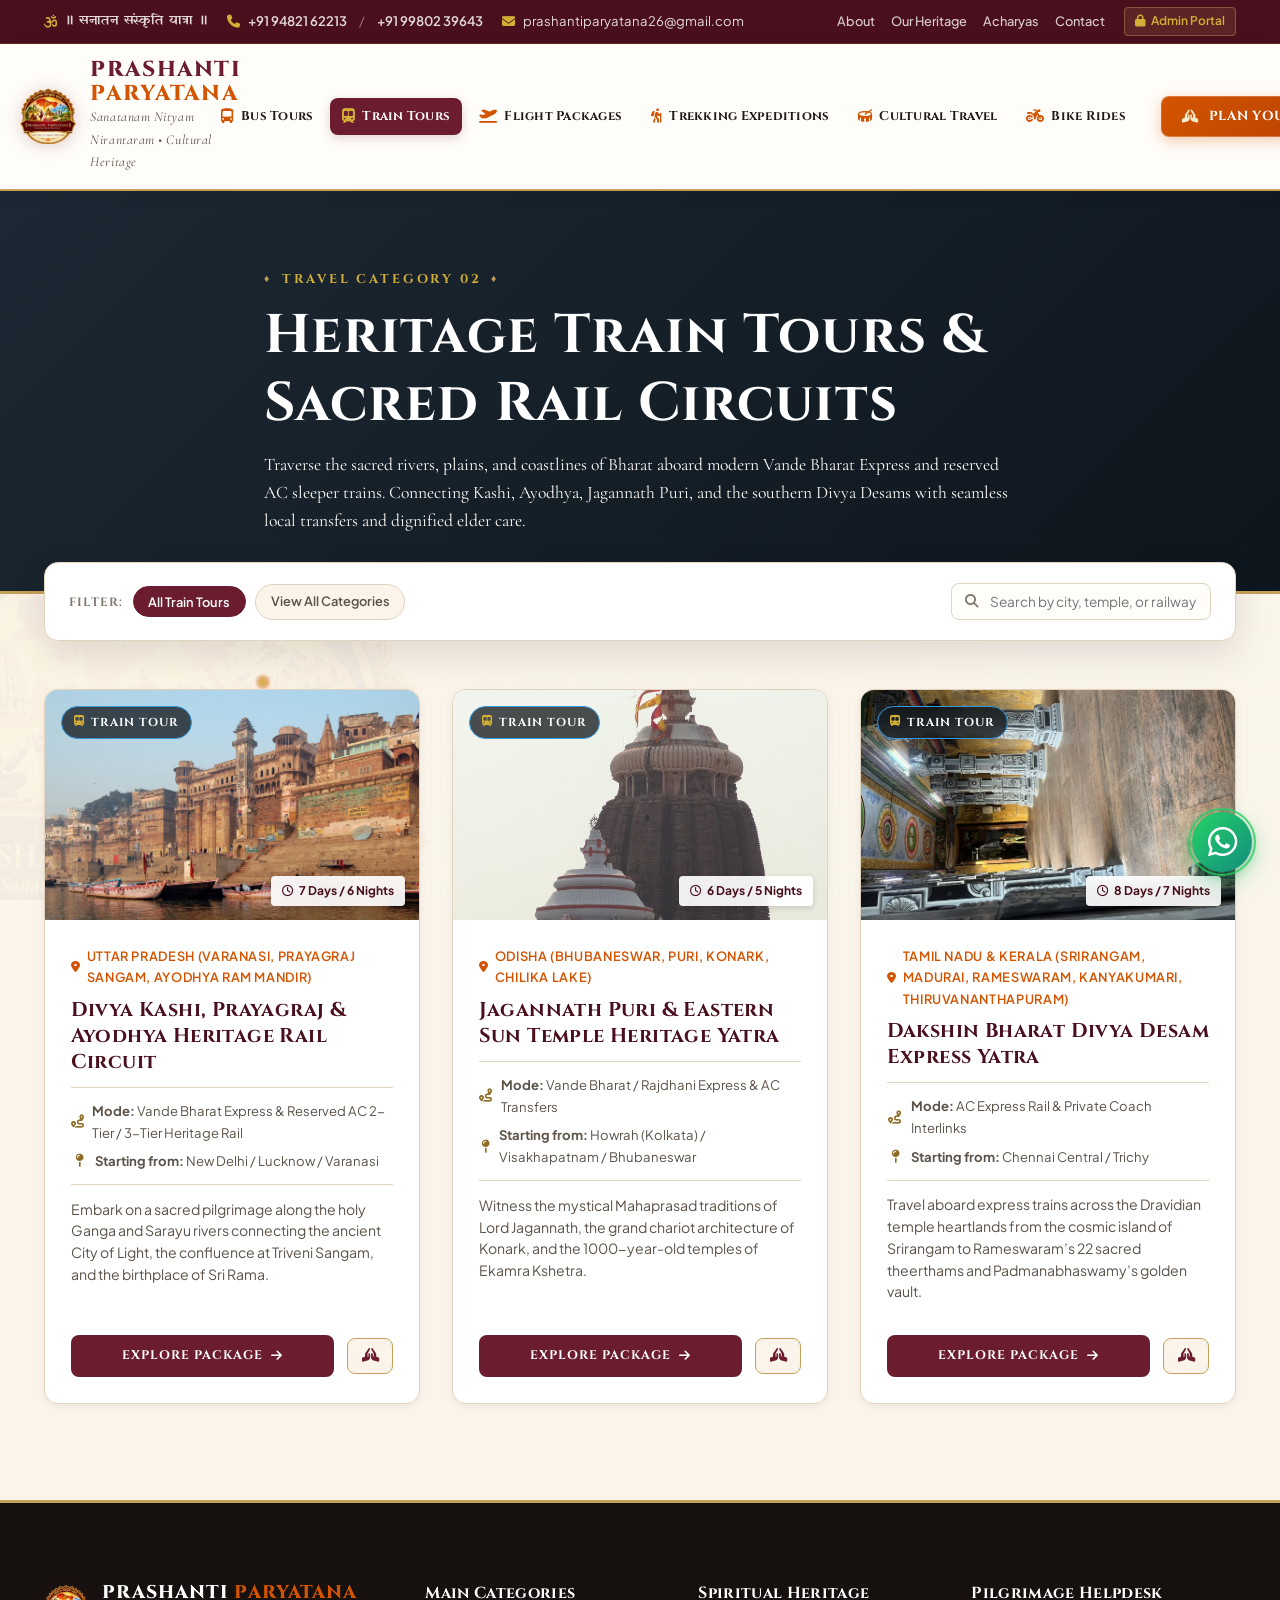
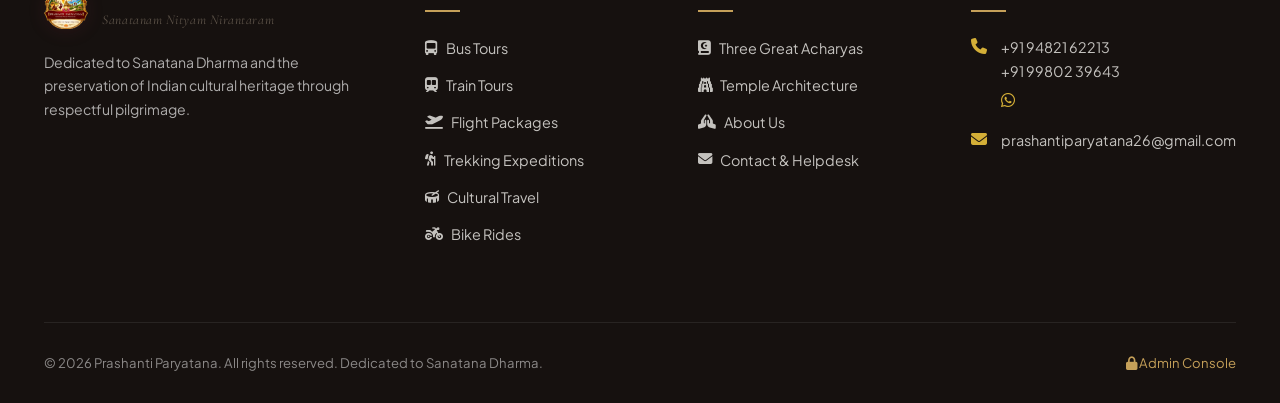
<file: train-tours.html>
<!DOCTYPE html>
<html lang="en">
<head>
  <link rel="icon" type="image/x-icon" href="favicon.ico" />
  <link rel="apple-touch-icon" href="assets/logo.png?v=3" />
  <meta charset="UTF-8" />
  <meta name="viewport" content="width=device-width, initial-scale=1.0" />
  <title>Train Tours | Prashanti Paryatana</title>
  <meta name="description" content="Discover sacred rail pilgrimages across India's holy corridors aboard Vande Bharat and reserved express trains. Journey to Kashi, Ayodhya, Puri, and Rameswaram." />

  <link rel="preconnect" href="https://fonts.googleapis.com" />
  <link rel="preconnect" href="https://fonts.gstatic.com" crossorigin />
  <link rel="stylesheet" href="https://cdnjs.cloudflare.com/ajax/libs/font-awesome/6.5.1/css/all.min.css" />

  <link rel="stylesheet" href="css/style.css" />
  <link rel="stylesheet" href="css/components.css" />
</head>
<body data-page="train" data-page-category="train">

      <!-- ================= WEBSITE LOADING PRELOADER (CINEMATIC BACKGROUND & MOVING LOGO) ================= -->
  <div id="sitePreloader" class="site-preloader" aria-label="Loading Prashanti Paryatana">
    <!-- Cinematic Background Image Crossfade Carousel -->
    <div class="preloader-bg-slideshow">
      <div class="preloader-bg-slide active" style="background-image: url('assets/loader/bg-1.jpg');"></div>
      <div class="preloader-bg-slide" style="background-image: url('assets/loader/bg-2.jpg');"></div>
      <div class="preloader-bg-slide" style="background-image: url('assets/loader/bg-3.jpg');"></div>
      <div class="preloader-bg-slide" style="background-image: url('assets/loader/bg-4.jpg');"></div>
      <div class="preloader-bg-slide" style="background-image: url('assets/loader/bg-5.jpg');"></div>
      <div class="preloader-overlay"></div>
    </div>

    <!-- Center Floating Animated Logo Badge & Content -->
    <div class="preloader-content">
      <div class="preloader-badge">
        <div class="preloader-aura-glow"></div>
        <div class="preloader-mandala-outer"></div>
        <div class="preloader-mandala-inner"></div>
        <div class="preloader-logo-wrap">
          <img src="assets/logo.png?v=3" alt="Prashanti Paryatana" class="preloader-logo" />
        </div>
      </div>

      <div class="preloader-text-group">
        <div class="preloader-sanskrit font-sanskrit-style">॥ सनातन संस्कृति यात्रा ॥</div>
        <h1 class="preloader-title">PRASHANTI PARYATANA</h1>
        <p class="preloader-tagline">Spiritual & Cultural Journeys Across Sacred Bharat</p>
      </div>

      <!-- Modern Progress Line & Counter -->
      <div class="preloader-status">
        <div class="preloader-progress-bar">
          <div id="preloaderProgressFill" class="preloader-progress-fill"></div>
        </div>
        <div class="preloader-status-text">
          <span id="preloaderPercent">0%</span>
          <span class="preloader-dot">•</span>
          <span id="preloaderPhase">Awakening Sacred Heritage...</span>
        </div>
      </div>

      <button type="button" class="preloader-skip-btn" id="preloaderSkipBtn" title="Enter Website">
        Enter Site <i class="fa-solid fa-arrow-right"></i>
      </button>
    </div>
  </div>
  </div>

<!-- Top Bar -->
  <div class="top-bar">
    <div class="container top-bar-inner">
      <div class="top-bar-left">
        <div class="top-bar-item">
          <i class="fa-solid fa-om"></i>
          <span class="font-sanskrit-style">॥ सनातन संस्कृति यात्रा ॥</span>
        </div>
        <div class="top-bar-item">
          <i class="fa-solid fa-phone"></i>
          <a href="tel:+919482162213" style="color: inherit; text-decoration: none; font-weight: 600;">+91 94821 62213</a>
          <span style="opacity: 0.5; margin: 0 4px;">/</span>
          <a href="tel:+919980239643" style="color: inherit; text-decoration: none; font-weight: 600;">+91 99802 39643</a>
        </div>
        <div class="top-bar-item">
          <i class="fa-solid fa-envelope"></i>
          <a href="mailto:prashantiparyatana26@gmail.com" style="color: inherit; text-decoration: none;">prashantiparyatana26@gmail.com</a>
        </div>
      </div>
      <div class="top-bar-right">
        <div class="top-bar-links">
          <a href="about.html">About</a>
          <a href="heritage.html">Our Heritage</a>
          <a href="acharyas.html">Acharyas</a>
          <a href="contact.html">Contact</a>
        </div>
        <a href="admin.html" class="admin-portal-link">
          <i class="fa-solid fa-lock"></i> Admin Portal
        </a>
      </div>
    </div>
  </div>

  <!-- Header -->
  <header class="site-header">
    <div class="container site-header-inner">
            <a href="index.html" class="brand-identity">
        <img src="assets/logo.png?v=3" alt="Prashanti Paryatana Logo" class="brand-logo-img" />
        <div class="brand-text-wrap">
          <span class="brand-name font-sanskrit-style">PRASHANTI <span>PARYATANA</span></span>
          <span class="brand-tagline">Sanatanam Nityam Nirantaram • Cultural Heritage</span>
        </div>
      </a>

      <!-- 5 Prominent Categories -->
      <nav class="categories-nav">
        <a href="bus-tours.html" class="category-link">
          <i class="fa-solid fa-bus-simple"></i>
          <span>Bus Tours</span>
        </a>
        <a href="train-tours.html" class="category-link active">
          <i class="fa-solid fa-train-subway"></i>
          <span>Train Tours</span>
        </a>
        <a href="flight-packages.html" class="category-link">
          <i class="fa-solid fa-plane-departure"></i>
          <span>Flight Packages</span>
        </a>
        <a href="trekking-expeditions.html" class="category-link">
          <i class="fa-solid fa-person-hiking"></i>
          <span>Trekking Expeditions</span>
        </a>
        <a href="cultural.html" class="category-link">
          <i class="fa-solid fa-drum"></i>
          <span>Cultural Travel</span>
        </a>
        <a href="bike-rides.html" class="category-link">
          <i class="fa-solid fa-motorcycle"></i>
          <span>Bike Rides</span>
        </a>
      </nav>

      <div class="nav-actions">
        <button type="button" class="btn-plan-journey" onclick="openEnquiryModal('', 'Train Tour Enquiry', 'train')">
          <i class="fa-solid fa-hands-praying"></i>
          <span>Plan Your Journey</span>
        </button>
        <button type="button" class="mobile-nav-toggle" aria-label="Toggle navigation">
          <i class="fa-solid fa-bars-staggered"></i>
        </button>
      </div>
    </div>
  </header>

  <!-- Category Hero -->
  <section class="category-hero" style="background: linear-gradient(135deg, #1C2833 0%, #0E161D 100%);">
    <div class="container category-hero-content">
      <span class="section-eyebrow" style="color: var(--color-gold-bright);">Travel Category 02</span>
      <h1>Heritage Train Tours & Sacred Rail Circuits</h1>
      <p>
        Traverse the sacred rivers, plains, and coastlines of Bharat aboard modern Vande Bharat Express and reserved AC sleeper trains. Connecting Kashi, Ayodhya, Jagannath Puri, and the southern Divya Desams with seamless local transfers and dignified elder care.
      </p>
    </div>
  </section>

  <!-- Filter & Search Bar -->
  <div class="container filter-bar-wrap">
    <div class="filter-bar">
      <div class="filter-group">
        <span class="filter-label">Filter:</span>
        <button type="button" class="filter-pill active" data-category="train">All Train Tours</button>
        <a href="packages.html" class="filter-pill">View All Categories</a>
      </div>

      <div class="search-input-wrap">
        <i class="fa-solid fa-magnifying-glass"></i>
        <input type="text" id="packageSearchInput" class="search-input" placeholder="Search by city, temple, or railway line..." />
      </div>
    </div>
  </div>

  <!-- Package Listing Grid -->
  <main class="container" style="padding-bottom: 6rem;">
    <div id="packagesGridContainer" class="packages-grid">
      <!-- Populated dynamically by js/packages.js -->
    </div>
  </main>

  <!-- Footer -->
  <footer class="site-footer">
    <div class="container">
      <div class="footer-top-grid">
        <div class="footer-col footer-brand-col">
                    <div class="brand-identity" style="margin-bottom: 1rem;">
            <img src="assets/logo.png?v=3" alt="Prashanti Paryatana Logo" class="brand-logo-img" style="width: 44px; height: 44px;" />
            <div class="brand-text-wrap">
              <span class="brand-name font-sanskrit-style" style="font-size: 1.15rem; color:#fff;">PRASHANTI <span>PARYATANA</span></span>
              <span class="brand-tagline">Sanatanam Nityam Nirantaram</span>
            </div>
          </div>
          <p>Dedicated to Sanatana Dharma and the preservation of Indian cultural heritage through respectful pilgrimage.</p>
        </div>
        <div class="footer-col">
          <h4>Main Categories</h4>
          <ul class="footer-links-list">
            <li><a href="bus-tours.html"><i class="fa-solid fa-bus-simple"></i> Bus Tours</a></li>
            <li><a href="train-tours.html"><i class="fa-solid fa-train-subway"></i> Train Tours</a></li>
            <li><a href="flight-packages.html"><i class="fa-solid fa-plane-departure"></i> Flight Packages</a></li>
            <li><a href="trekking-expeditions.html"><i class="fa-solid fa-person-hiking"></i> Trekking Expeditions</a></li>
            <li><a href="cultural.html"><i class="fa-solid fa-drum"></i> Cultural Travel</a></li>
            <li><a href="bike-rides.html"><i class="fa-solid fa-motorcycle"></i> Bike Rides</a></li>
          </ul>
        </div>
        <div class="footer-col">
          <h4>Spiritual Heritage</h4>
          <ul class="footer-links-list">
            <li><a href="acharyas.html"><i class="fa-solid fa-book-quran"></i> Three Great Acharyas</a></li>
            <li><a href="heritage.html"><i class="fa-solid fa-gopuram"></i> Temple Architecture</a></li>
            <li><a href="about.html"><i class="fa-solid fa-hands-praying"></i> About Us</a></li>
            <li><a href="contact.html"><i class="fa-solid fa-envelope"></i> Contact & Helpdesk</a></li>
          </ul>
        </div>
        <div class="footer-col">
          <h4>Pilgrimage Helpdesk</h4>
          <div class="footer-contact-item">
            <i class="fa-solid fa-phone"></i>
            <div>
              <a href="tel:+919482162213" style="color: inherit; text-decoration: none;">+91 94821 62213</a><br />
              <a href="tel:+919980239643" style="color: inherit; text-decoration: none;">+91 99802 39643</a><br />
              <a href="https://wa.me/919980239643?text=Namaskaram!%20I%20would%20like%20to%20enquire%20about%20a%20yatra." target="_blank" rel="noopener noreferrer" style="color: #25D366; text-decoration: none; font-size: 1.35rem; display: inline-flex; align-items: center; margin-top: 0.35rem; transition: transform 0.2s ease;" title="Chat on WhatsApp" aria-label="Chat on WhatsApp">
                <i class="fa-brands fa-whatsapp"></i>
              </a>
            </div>
          </div>
          <div class="footer-contact-item">
            <i class="fa-solid fa-envelope"></i>
            <div>
              <a href="mailto:prashantiparyatana26@gmail.com" style="color: inherit; text-decoration: none;">prashantiparyatana26@gmail.com</a>
            </div>
          </div>
        </div>
      </div>
      <div class="footer-bottom">
        <div class="footer-bottom-inner">
          <p>© 2026 Prashanti Paryatana. All rights reserved. Dedicated to Sanatana Dharma.</p>
          <a href="admin.html" style="color: var(--color-gold);"><i class="fa-solid fa-lock"></i> Admin Console</a>
        </div>
      </div>
    </div>
  </footer>

  <!-- Global Modal & Mobile Drawer -->
  <div id="enquiryModal" class="modal-backdrop">
    <div class="modal-dialog">
      <div class="modal-header">
        <h3><i class="fa-solid fa-hands-praying" style="color: var(--color-gold-bright); margin-right: 0.5rem;"></i> Plan Your Sacred Journey</h3>
        <button type="button" class="modal-close-btn">&times;</button>
      </div>
      <div class="modal-body">
        <!-- Direct Quick Contact Pill -->
        <div class="modal-quick-contact" style="display: flex; align-items: center; justify-content: space-between; flex-wrap: wrap; gap: 0.5rem; background: var(--color-sandalwood-light); border: 1px solid var(--color-gold); border-radius: var(--radius-sm); padding: 0.6rem 0.9rem; margin-bottom: 1.2rem; font-size: 0.82rem;">
          <div style="display: flex; align-items: center; gap: 0.4rem;">
            <i class="fa-solid fa-phone" style="color: var(--color-saffron);"></i>
            <span style="font-weight: 600; color: var(--color-maroon);">Call:</span>
            <a href="tel:+919482162213" style="color: var(--color-maroon); font-weight: 700; text-decoration: none;">+91 94821 62213</a>
            <span style="opacity: 0.5;">/</span>
            <a href="tel:+919980239643" style="color: var(--color-maroon); font-weight: 700; text-decoration: none;">+91 99802 39643</a>
          </div>
          <div style="display: flex; align-items: center; gap: 0.6rem;">
            <a href="https://wa.me/919980239643?text=Namaskaram!%20I%20have%20an%20enquiry%20regarding%20pilgrimage." target="_blank" rel="noopener noreferrer" style="color: #25D366; text-decoration: none; display: inline-flex; align-items: center; font-size: 1.25rem; transition: transform 0.2s ease;" title="Chat on WhatsApp" aria-label="Chat on WhatsApp">
              <i class="fa-brands fa-whatsapp"></i>
            </a>
            <span style="opacity: 0.4;">|</span>
            <a href="mailto:prashantiparyatana26@gmail.com" style="color: var(--color-maroon); font-weight: 600; text-decoration: none;">prashantiparyatana26@gmail.com</a>
          </div>
        </div>
        <div id="enquiryFormContainer">
          <form id="enquiryForm">
            <div class="form-grid-2">
              <div class="form-group">
                <label class="form-label">Full Name <span class="req">*</span></label>
                <input type="text" name="fullName" class="form-control" required />
              </div>
              <div class="form-group">
                <label class="form-label">Email Address <span class="req">*</span></label>
                <input type="email" name="email" class="form-control" required />
              </div>
            </div>
            <div class="form-grid-2">
              <div class="form-group">
                <label class="form-label">Mobile Number <span class="req">*</span></label>
                <input type="tel" name="phone" class="form-control" required />
              </div>
              <div class="form-group">
                <label class="form-label">Starting Location</label>
                <input type="text" name="startingLocation" class="form-control" />
              </div>
            </div>
            <div class="form-grid-2">
              <div class="form-group">
                <label class="form-label">Category</label>
                <select name="category" id="enqCategorySelect" class="form-control">
                  <option value="train" selected>Train Tours</option>
                  <option value="bus">Bus Tours</option>
                  <option value="flight">Flight Packages</option>
                  <option value="trekking">Trekking Expeditions</option>
                  <option value="cultural">Cultural Travel</option>
                  <option value="bike">Bike Rides</option>
                </select>
              </div>
              <div class="form-group">
                <label class="form-label">Preferred Package</label>
                <select name="preferredPackage" id="enqPackageSelect" class="form-control"></select>
              </div>
            </div>
            <div class="form-grid-2">
              <div class="form-group">
                <label class="form-label">Departure Date <span class="req">*</span></label>
                <input type="date" name="departureDate" class="form-control" required />
              </div>
              <div class="form-group">
                <label class="form-label">Travellers <span class="req">*</span></label>
                <input type="number" name="travellers" min="1" max="40" class="form-control" value="2" required />
              </div>
            </div>
            <div class="form-group">
              <label class="form-label">Special Requirements</label>
              <textarea name="requirements" class="form-control" placeholder="Dietary needs, berth preferences, elderly assistance..."></textarea>
            </div>
            <button type="submit" class="form-submit-btn">
              <i class="fa-solid fa-paper-plane"></i> Submit Travel Enquiry
            </button>
          </form>
        </div>
        <div id="enquiryConfirmationContainer" class="enquiry-confirmation" style="display: none;">
          <div class="confirmation-badge-icon"><i class="fa-solid fa-check"></i></div>
          <h3 style="color: var(--color-maroon);">Enquiry Registered!</h3>
          <p style="color: var(--text-secondary); margin-bottom: 1rem;">Our pilgrimage counselor will review your request.</p>
          <div class="reference-display-box">
            <div id="confirmationRefCode" class="reference-code">PP-2026-YTR-0000</div>
          </div>
          <div id="confirmationSummary" style="font-size: 0.85rem; text-align: left; background: #fff; padding: 1rem; border-radius: var(--radius-sm); border: 1px solid var(--color-sandalwood-border); margin-bottom: 1.5rem;"></div>
          <button type="button" class="btn-quick-enquire" onclick="closeEnquiryModal()">Close</button>
        </div>
      </div>
    </div>
  </div>

  <!-- Mobile Drawer -->
  <div class="mobile-drawer">
    <div class="mobile-drawer-content">
      <div class="mobile-drawer-header">
        <span class="brand-name" style="font-size: 1.1rem;">Prashanti <span>Paryatana</span></span>
        <button type="button" class="mobile-drawer-close" style="background:none; border:none; font-size: 1.4rem;">&times;</button>
      </div>
      <div class="mobile-drawer-links">
        <a href="bus-tours.html" class="mobile-nav-item"><i class="fa-solid fa-bus-simple"></i> Bus Tours</a>
        <a href="train-tours.html" class="mobile-nav-item active"><i class="fa-solid fa-train-subway"></i> Train Tours</a>
        <a href="flight-packages.html" class="mobile-nav-item"><i class="fa-solid fa-plane-departure"></i> Flight Packages</a>
        <a href="trekking-expeditions.html" class="mobile-nav-item"><i class="fa-solid fa-person-hiking"></i> Trekking Expeditions</a>
        <a href="cultural.html" class="mobile-nav-item"><i class="fa-solid fa-drum"></i> Cultural Travel</a>
        <a href="bike-rides.html" class="mobile-nav-item"><i class="fa-solid fa-motorcycle"></i> Bike Rides</a>
        <a href="index.html" class="mobile-nav-item"><i class="fa-solid fa-house"></i> Home</a>
      </div>
    </div>
  </div>

  <script src="js/data.js"></script>
  <script src="js/app.js"></script>
  <script src="js/packages.js"></script>
</body>
</html>
</file>
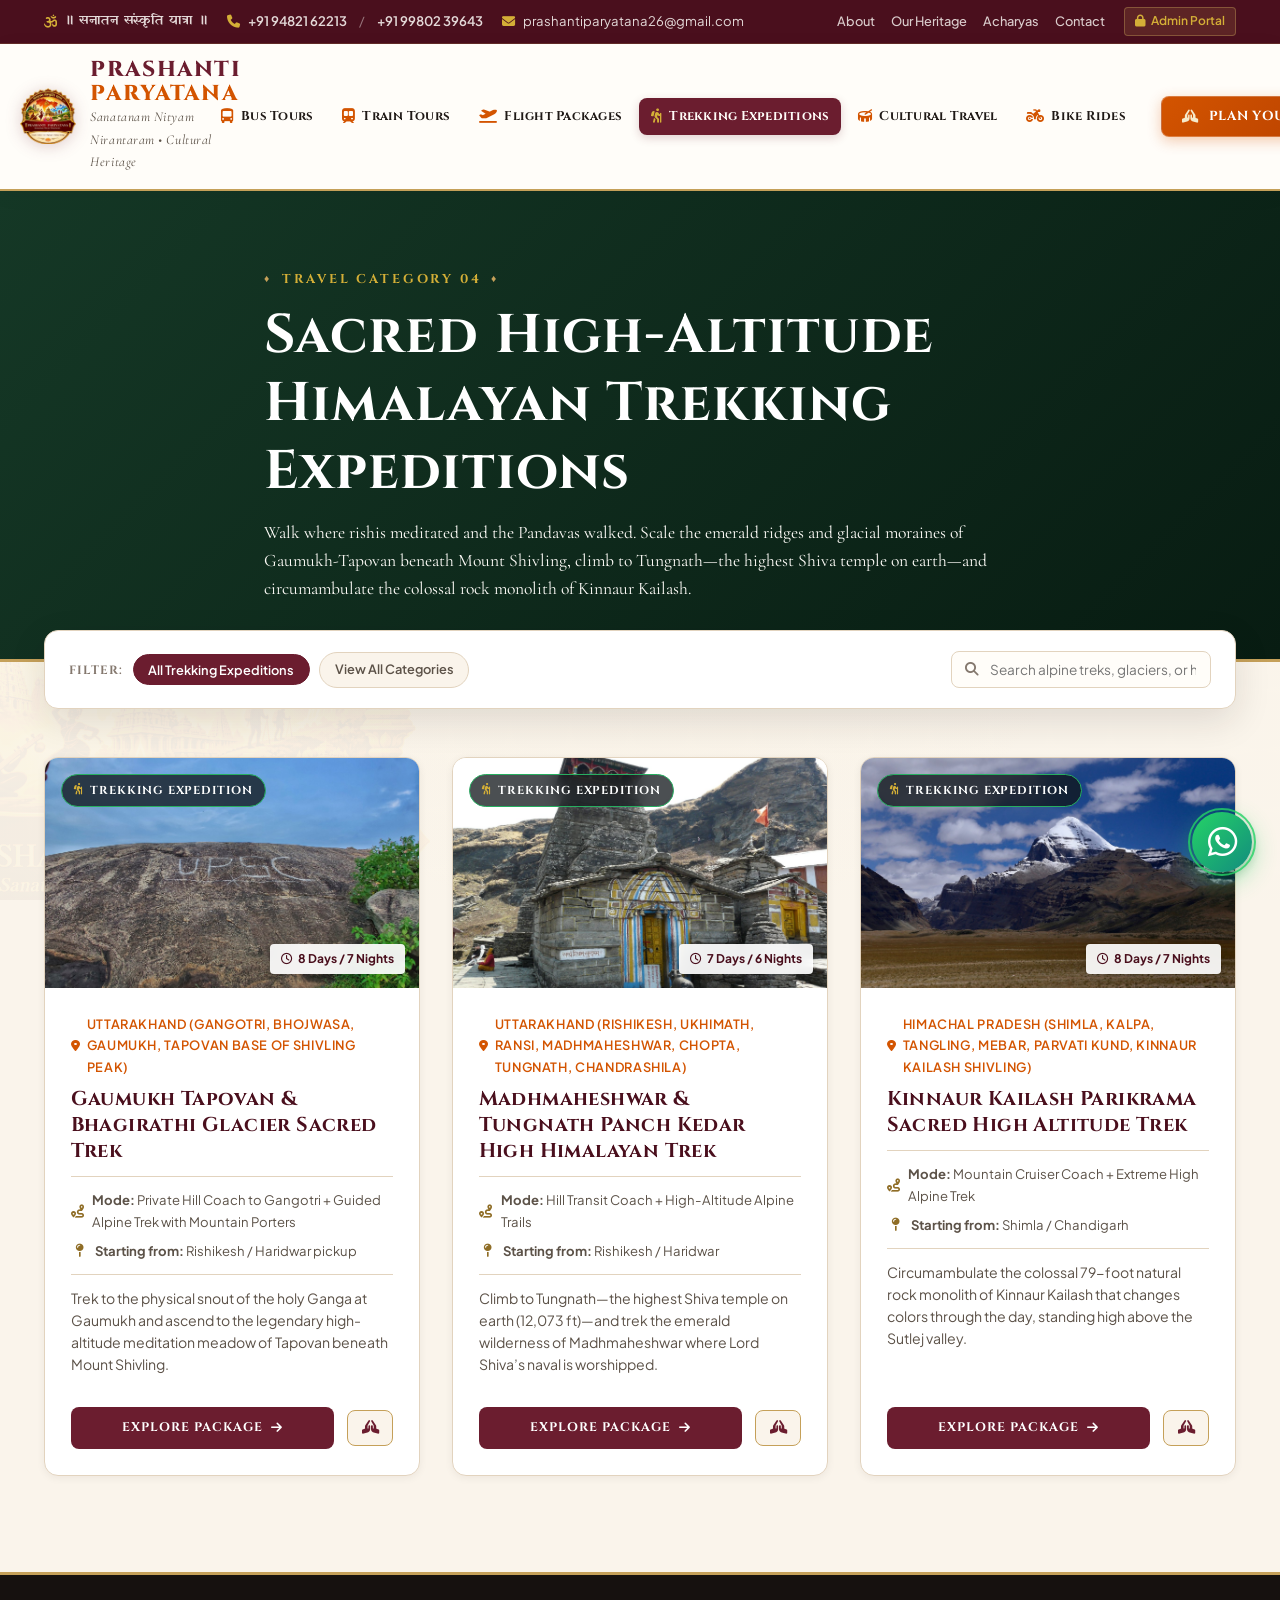
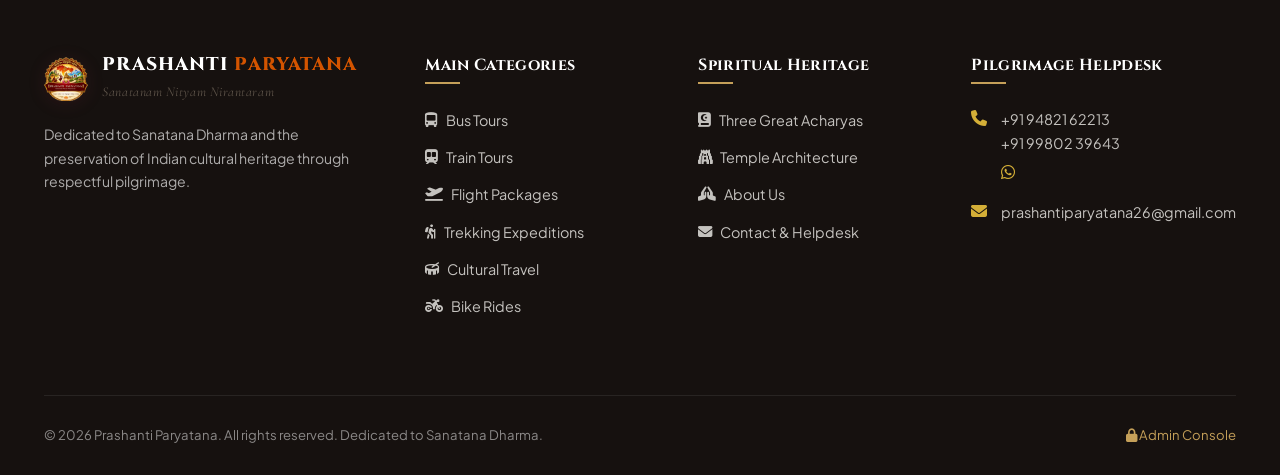
<file: trekking-expeditions.html>
<!DOCTYPE html>
<html lang="en">
<head>
  <link rel="icon" type="image/x-icon" href="favicon.ico" />
  <link rel="apple-touch-icon" href="assets/logo.png?v=3" />
  <meta charset="UTF-8" />
  <meta name="viewport" content="width=device-width, initial-scale=1.0" />
  <title>Trekking Expeditions | Prashanti Paryatana</title>
  <meta name="description" content="Embark on sacred high-altitude Himalayan trekking pilgrimages to Gaumukh-Tapovan, Tungnath-Chandrashila, and Kinnaur Kailash with certified mountaineering guides." />

  <link rel="preconnect" href="https://fonts.googleapis.com" />
  <link rel="preconnect" href="https://fonts.gstatic.com" crossorigin />
  <link rel="stylesheet" href="https://cdnjs.cloudflare.com/ajax/libs/font-awesome/6.5.1/css/all.min.css" />

  <link rel="stylesheet" href="css/style.css" />
  <link rel="stylesheet" href="css/components.css" />
</head>
<body data-page="trekking" data-page-category="trekking">

      <!-- ================= WEBSITE LOADING PRELOADER (CINEMATIC BACKGROUND & MOVING LOGO) ================= -->
  <div id="sitePreloader" class="site-preloader" aria-label="Loading Prashanti Paryatana">
    <!-- Cinematic Background Image Crossfade Carousel -->
    <div class="preloader-bg-slideshow">
      <div class="preloader-bg-slide active" style="background-image: url('assets/loader/bg-1.jpg');"></div>
      <div class="preloader-bg-slide" style="background-image: url('assets/loader/bg-2.jpg');"></div>
      <div class="preloader-bg-slide" style="background-image: url('assets/loader/bg-3.jpg');"></div>
      <div class="preloader-bg-slide" style="background-image: url('assets/loader/bg-4.jpg');"></div>
      <div class="preloader-bg-slide" style="background-image: url('assets/loader/bg-5.jpg');"></div>
      <div class="preloader-overlay"></div>
    </div>

    <!-- Center Floating Animated Logo Badge & Content -->
    <div class="preloader-content">
      <div class="preloader-badge">
        <div class="preloader-aura-glow"></div>
        <div class="preloader-mandala-outer"></div>
        <div class="preloader-mandala-inner"></div>
        <div class="preloader-logo-wrap">
          <img src="assets/logo.png?v=3" alt="Prashanti Paryatana" class="preloader-logo" />
        </div>
      </div>

      <div class="preloader-text-group">
        <div class="preloader-sanskrit font-sanskrit-style">॥ सनातन संस्कृति यात्रा ॥</div>
        <h1 class="preloader-title">PRASHANTI PARYATANA</h1>
        <p class="preloader-tagline">Spiritual & Cultural Journeys Across Sacred Bharat</p>
      </div>

      <!-- Modern Progress Line & Counter -->
      <div class="preloader-status">
        <div class="preloader-progress-bar">
          <div id="preloaderProgressFill" class="preloader-progress-fill"></div>
        </div>
        <div class="preloader-status-text">
          <span id="preloaderPercent">0%</span>
          <span class="preloader-dot">•</span>
          <span id="preloaderPhase">Awakening Sacred Heritage...</span>
        </div>
      </div>

      <button type="button" class="preloader-skip-btn" id="preloaderSkipBtn" title="Enter Website">
        Enter Site <i class="fa-solid fa-arrow-right"></i>
      </button>
    </div>
  </div>
  </div>

<!-- Top Bar -->
  <div class="top-bar">
    <div class="container top-bar-inner">
      <div class="top-bar-left">
        <div class="top-bar-item">
          <i class="fa-solid fa-om"></i>
          <span class="font-sanskrit-style">॥ सनातन संस्कृति यात्रा ॥</span>
        </div>
        <div class="top-bar-item">
          <i class="fa-solid fa-phone"></i>
          <a href="tel:+919482162213" style="color: inherit; text-decoration: none; font-weight: 600;">+91 94821 62213</a>
          <span style="opacity: 0.5; margin: 0 4px;">/</span>
          <a href="tel:+919980239643" style="color: inherit; text-decoration: none; font-weight: 600;">+91 99802 39643</a>
        </div>
        <div class="top-bar-item">
          <i class="fa-solid fa-envelope"></i>
          <a href="mailto:prashantiparyatana26@gmail.com" style="color: inherit; text-decoration: none;">prashantiparyatana26@gmail.com</a>
        </div>
      </div>
      <div class="top-bar-right">
        <div class="top-bar-links">
          <a href="about.html">About</a>
          <a href="heritage.html">Our Heritage</a>
          <a href="acharyas.html">Acharyas</a>
          <a href="contact.html">Contact</a>
        </div>
        <a href="admin.html" class="admin-portal-link">
          <i class="fa-solid fa-lock"></i> Admin Portal
        </a>
      </div>
    </div>
  </div>

  <!-- Header -->
  <header class="site-header">
    <div class="container site-header-inner">
            <a href="index.html" class="brand-identity">
        <img src="assets/logo.png?v=3" alt="Prashanti Paryatana Logo" class="brand-logo-img" />
        <div class="brand-text-wrap">
          <span class="brand-name font-sanskrit-style">PRASHANTI <span>PARYATANA</span></span>
          <span class="brand-tagline">Sanatanam Nityam Nirantaram • Cultural Heritage</span>
        </div>
      </a>

      <!-- 5 Prominent Categories -->
      <nav class="categories-nav">
        <a href="bus-tours.html" class="category-link">
          <i class="fa-solid fa-bus-simple"></i>
          <span>Bus Tours</span>
        </a>
        <a href="train-tours.html" class="category-link">
          <i class="fa-solid fa-train-subway"></i>
          <span>Train Tours</span>
        </a>
        <a href="flight-packages.html" class="category-link">
          <i class="fa-solid fa-plane-departure"></i>
          <span>Flight Packages</span>
        </a>
        <a href="trekking-expeditions.html" class="category-link active">
          <i class="fa-solid fa-person-hiking"></i>
          <span>Trekking Expeditions</span>
        </a>
        <a href="cultural.html" class="category-link">
          <i class="fa-solid fa-drum"></i>
          <span>Cultural Travel</span>
        </a>
        <a href="bike-rides.html" class="category-link">
          <i class="fa-solid fa-motorcycle"></i>
          <span>Bike Rides</span>
        </a>
      </nav>

      <div class="nav-actions">
        <button type="button" class="btn-plan-journey" onclick="openEnquiryModal('', 'Trekking Expedition Enquiry', 'trekking')">
          <i class="fa-solid fa-hands-praying"></i>
          <span>Plan Your Journey</span>
        </button>
        <button type="button" class="mobile-nav-toggle" aria-label="Toggle navigation">
          <i class="fa-solid fa-bars-staggered"></i>
        </button>
      </div>
    </div>
  </header>

  <!-- Category Hero -->
  <section class="category-hero" style="background: linear-gradient(135deg, #153826 0%, #081C12 100%);">
    <div class="container category-hero-content">
      <span class="section-eyebrow" style="color: var(--color-gold-bright);">Travel Category 04</span>
      <h1>Sacred High-Altitude Himalayan Trekking Expeditions</h1>
      <p>
        Walk where rishis meditated and the Pandavas walked. Scale the emerald ridges and glacial moraines of Gaumukh-Tapovan beneath Mount Shivling, climb to Tungnath—the highest Shiva temple on earth—and circumambulate the colossal rock monolith of Kinnaur Kailash.
      </p>
    </div>
  </section>

  <!-- Filter & Search Bar -->
  <div class="container filter-bar-wrap">
    <div class="filter-bar">
      <div class="filter-group">
        <span class="filter-label">Filter:</span>
        <button type="button" class="filter-pill active" data-category="trekking">All Trekking Expeditions</button>
        <a href="packages.html" class="filter-pill">View All Categories</a>
      </div>

      <div class="search-input-wrap">
        <i class="fa-solid fa-magnifying-glass"></i>
        <input type="text" id="packageSearchInput" class="search-input" placeholder="Search alpine treks, glaciers, or high passes..." />
      </div>
    </div>
  </div>

  <!-- Package Listing Grid -->
  <main class="container" style="padding-bottom: 6rem;">
    <div id="packagesGridContainer" class="packages-grid">
      <!-- Populated dynamically by js/packages.js -->
    </div>
  </main>

  <!-- Footer -->
  <footer class="site-footer">
    <div class="container">
      <div class="footer-top-grid">
        <div class="footer-col footer-brand-col">
                    <div class="brand-identity" style="margin-bottom: 1rem;">
            <img src="assets/logo.png?v=3" alt="Prashanti Paryatana Logo" class="brand-logo-img" style="width: 44px; height: 44px;" />
            <div class="brand-text-wrap">
              <span class="brand-name font-sanskrit-style" style="font-size: 1.15rem; color:#fff;">PRASHANTI <span>PARYATANA</span></span>
              <span class="brand-tagline">Sanatanam Nityam Nirantaram</span>
            </div>
          </div>
          <p>Dedicated to Sanatana Dharma and the preservation of Indian cultural heritage through respectful pilgrimage.</p>
        </div>
        <div class="footer-col">
          <h4>Main Categories</h4>
          <ul class="footer-links-list">
            <li><a href="bus-tours.html"><i class="fa-solid fa-bus-simple"></i> Bus Tours</a></li>
            <li><a href="train-tours.html"><i class="fa-solid fa-train-subway"></i> Train Tours</a></li>
            <li><a href="flight-packages.html"><i class="fa-solid fa-plane-departure"></i> Flight Packages</a></li>
            <li><a href="trekking-expeditions.html"><i class="fa-solid fa-person-hiking"></i> Trekking Expeditions</a></li>
            <li><a href="cultural.html"><i class="fa-solid fa-drum"></i> Cultural Travel</a></li>
            <li><a href="bike-rides.html"><i class="fa-solid fa-motorcycle"></i> Bike Rides</a></li>
          </ul>
        </div>
        <div class="footer-col">
          <h4>Spiritual Heritage</h4>
          <ul class="footer-links-list">
            <li><a href="acharyas.html"><i class="fa-solid fa-book-quran"></i> Three Great Acharyas</a></li>
            <li><a href="heritage.html"><i class="fa-solid fa-gopuram"></i> Temple Architecture</a></li>
            <li><a href="about.html"><i class="fa-solid fa-hands-praying"></i> About Us</a></li>
            <li><a href="contact.html"><i class="fa-solid fa-envelope"></i> Contact & Helpdesk</a></li>
          </ul>
        </div>
        <div class="footer-col">
          <h4>Pilgrimage Helpdesk</h4>
          <div class="footer-contact-item">
            <i class="fa-solid fa-phone"></i>
            <div>
              <a href="tel:+919482162213" style="color: inherit; text-decoration: none;">+91 94821 62213</a><br />
              <a href="tel:+919980239643" style="color: inherit; text-decoration: none;">+91 99802 39643</a><br />
              <a href="https://wa.me/919980239643?text=Namaskaram!%20I%20would%20like%20to%20enquire%20about%20a%20yatra." target="_blank" rel="noopener noreferrer" style="color: #25D366; text-decoration: none; font-size: 1.35rem; display: inline-flex; align-items: center; margin-top: 0.35rem; transition: transform 0.2s ease;" title="Chat on WhatsApp" aria-label="Chat on WhatsApp">
                <i class="fa-brands fa-whatsapp"></i>
              </a>
            </div>
          </div>
          <div class="footer-contact-item">
            <i class="fa-solid fa-envelope"></i>
            <div>
              <a href="mailto:prashantiparyatana26@gmail.com" style="color: inherit; text-decoration: none;">prashantiparyatana26@gmail.com</a>
            </div>
          </div>
        </div>
      </div>
      <div class="footer-bottom">
        <div class="footer-bottom-inner">
          <p>© 2026 Prashanti Paryatana. All rights reserved. Dedicated to Sanatana Dharma.</p>
          <a href="admin.html" style="color: var(--color-gold);"><i class="fa-solid fa-lock"></i> Admin Console</a>
        </div>
      </div>
    </div>
  </footer>

  <!-- Global Modal & Mobile Drawer -->
  <div id="enquiryModal" class="modal-backdrop">
    <div class="modal-dialog">
      <div class="modal-header">
        <h3><i class="fa-solid fa-hands-praying" style="color: var(--color-gold-bright); margin-right: 0.5rem;"></i> Plan Your Sacred Journey</h3>
        <button type="button" class="modal-close-btn">&times;</button>
      </div>
      <div class="modal-body">
        <!-- Direct Quick Contact Pill -->
        <div class="modal-quick-contact" style="display: flex; align-items: center; justify-content: space-between; flex-wrap: wrap; gap: 0.5rem; background: var(--color-sandalwood-light); border: 1px solid var(--color-gold); border-radius: var(--radius-sm); padding: 0.6rem 0.9rem; margin-bottom: 1.2rem; font-size: 0.82rem;">
          <div style="display: flex; align-items: center; gap: 0.4rem;">
            <i class="fa-solid fa-phone" style="color: var(--color-saffron);"></i>
            <span style="font-weight: 600; color: var(--color-maroon);">Call:</span>
            <a href="tel:+919482162213" style="color: var(--color-maroon); font-weight: 700; text-decoration: none;">+91 94821 62213</a>
            <span style="opacity: 0.5;">/</span>
            <a href="tel:+919980239643" style="color: var(--color-maroon); font-weight: 700; text-decoration: none;">+91 99802 39643</a>
          </div>
          <div style="display: flex; align-items: center; gap: 0.6rem;">
            <a href="https://wa.me/919980239643?text=Namaskaram!%20I%20have%20an%20enquiry%20regarding%20pilgrimage." target="_blank" rel="noopener noreferrer" style="color: #25D366; text-decoration: none; display: inline-flex; align-items: center; font-size: 1.25rem; transition: transform 0.2s ease;" title="Chat on WhatsApp" aria-label="Chat on WhatsApp">
              <i class="fa-brands fa-whatsapp"></i>
            </a>
            <span style="opacity: 0.4;">|</span>
            <a href="mailto:prashantiparyatana26@gmail.com" style="color: var(--color-maroon); font-weight: 600; text-decoration: none;">prashantiparyatana26@gmail.com</a>
          </div>
        </div>
        <div id="enquiryFormContainer">
          <form id="enquiryForm">
            <div class="form-grid-2">
              <div class="form-group">
                <label class="form-label">Full Name <span class="req">*</span></label>
                <input type="text" name="fullName" class="form-control" required />
              </div>
              <div class="form-group">
                <label class="form-label">Email Address <span class="req">*</span></label>
                <input type="email" name="email" class="form-control" required />
              </div>
            </div>
            <div class="form-grid-2">
              <div class="form-group">
                <label class="form-label">Mobile Number <span class="req">*</span></label>
                <input type="tel" name="phone" class="form-control" required />
              </div>
              <div class="form-group">
                <label class="form-label">Starting Location</label>
                <input type="text" name="startingLocation" class="form-control" />
              </div>
            </div>
            <div class="form-grid-2">
              <div class="form-group">
                <label class="form-label">Category</label>
                <select name="category" id="enqCategorySelect" class="form-control">
                  <option value="trekking" selected>Trekking Expeditions</option>
                  <option value="bus">Bus Tours</option>
                  <option value="train">Train Tours</option>
                  <option value="flight">Flight Packages</option>
                  <option value="cultural">Cultural Travel</option>
                  <option value="bike">Bike Rides</option>
                </select>
              </div>
              <div class="form-group">
                <label class="form-label">Preferred Trek</label>
                <select name="preferredPackage" id="enqPackageSelect" class="form-control"></select>
              </div>
            </div>
            <div class="form-grid-2">
              <div class="form-group">
                <label class="form-label">Departure Date <span class="req">*</span></label>
                <input type="date" name="departureDate" class="form-control" required />
              </div>
              <div class="form-group">
                <label class="form-label">Number of Trekkers <span class="req">*</span></label>
                <input type="number" name="travellers" min="1" max="25" class="form-control" value="2" required />
              </div>
            </div>
            <div class="form-group">
              <label class="form-label">Prior Trekking Experience & Fitness Notes</label>
              <textarea name="requirements" class="form-control" placeholder="Mention highest altitude trekked, medical conditions, porter requirements..."></textarea>
            </div>
            <button type="submit" class="form-submit-btn">
              <i class="fa-solid fa-paper-plane"></i> Submit Trekking Enquiry
            </button>
          </form>
        </div>
        <div id="enquiryConfirmationContainer" class="enquiry-confirmation" style="display: none;">
          <div class="confirmation-badge-icon"><i class="fa-solid fa-check"></i></div>
          <h3 style="color: var(--color-maroon);">Enquiry Registered!</h3>
          <div class="reference-display-box">
            <div id="confirmationRefCode" class="reference-code">PP-2026-YTR-0000</div>
          </div>
          <div id="confirmationSummary" style="font-size: 0.85rem; text-align: left; background: #fff; padding: 1rem; border-radius: var(--radius-sm); border: 1px solid var(--color-sandalwood-border); margin-bottom: 1.5rem;"></div>
          <button type="button" class="btn-quick-enquire" onclick="closeEnquiryModal()">Close</button>
        </div>
      </div>
    </div>
  </div>

  <!-- Mobile Drawer -->
  <div class="mobile-drawer">
    <div class="mobile-drawer-content">
      <div class="mobile-drawer-header">
        <span class="brand-name" style="font-size: 1.1rem;">Prashanti <span>Paryatana</span></span>
        <button type="button" class="mobile-drawer-close" style="background:none; border:none; font-size: 1.4rem;">&times;</button>
      </div>
      <div class="mobile-drawer-links">
        <a href="bus-tours.html" class="mobile-nav-item"><i class="fa-solid fa-bus-simple"></i> Bus Tours</a>
        <a href="train-tours.html" class="mobile-nav-item"><i class="fa-solid fa-train-subway"></i> Train Tours</a>
        <a href="flight-packages.html" class="mobile-nav-item"><i class="fa-solid fa-plane-departure"></i> Flight Packages</a>
        <a href="trekking-expeditions.html" class="mobile-nav-item active"><i class="fa-solid fa-person-hiking"></i> Trekking Expeditions</a>
        <a href="cultural.html" class="mobile-nav-item"><i class="fa-solid fa-drum"></i> Cultural Travel</a>
        <a href="bike-rides.html" class="mobile-nav-item"><i class="fa-solid fa-motorcycle"></i> Bike Rides</a>
        <a href="index.html" class="mobile-nav-item"><i class="fa-solid fa-house"></i> Home</a>
      </div>
    </div>
  </div>

  <script src="js/data.js"></script>
  <script src="js/app.js"></script>
  <script src="js/packages.js"></script>
</body>
</html>
</file>
<file: css/style.css>
/* ==========================================================================
   PRASHANTI PARYATANA - CORE DESIGN SYSTEM
   Dedicated to Sanatana Dharma, Sacred Pilgrimage & Cultural Preservation
   ========================================================================== */

@import url('https://fonts.googleapis.com/css2?family=Yatra+One&family=Rozha+One&family=Tiro+Devanagari+Sanskrit:ital@0;1&family=Cinzel:wght@400;600;700;800;900&family=Cormorant+Garamond:ital,wght@0,400;0,600;0,700;1,400;1,600&family=Plus+Jakarta+Sans:wght@300;400;500;600;700&display=swap');

:root {
  /* Brand Sacred Palette */
  --color-saffron: #D35400;
  --color-saffron-deep: #B33D00;
  --color-saffron-light: #F8E5D6;
  --color-gold: #C5A059;
  --color-gold-bright: #D4AF37;
  --color-gold-soft: #F5EACB;
  --color-gold-dark: #8F6D26;
  --color-maroon: #6B1D2F;
  --color-maroon-deep: #4A0F1D;
  --color-maroon-light: #8E2B43;
  --color-forest: #1B4332;
  --color-forest-deep: #0F281E;
  --color-forest-light: #2D6A4F;
  --color-sandalwood: #FAF4EB;
  --color-sandalwood-light: #FFFDF9;
  --color-sandalwood-dark: #EDE3D4;
  --color-sandalwood-border: #E2D3BE;

  /* Typography Colors */
  --text-dark: #1F1916;
  --text-primary: #2C241E;
  --text-secondary: #5C5248;
  --text-muted: #84786E;
  --text-light: #FAF4EB;
  --text-gold: #C5A059;

  /* Typography Scales */
  --font-sanskrit: 'Yatra One', 'Rozha One', cursive, serif;
  --font-devanagari: 'Tiro Devanagari Sanskrit', serif;
  --font-heading: 'Cinzel', serif;
  --font-serif: 'Cormorant Garamond', Georgia, serif;
  --font-body: 'Plus Jakarta Sans', -apple-system, BlinkMacSystemFont, 'Segoe UI', Roboto, sans-serif;

  /* Elevations & Shadows */
  --shadow-sm: 0 2px 8px rgba(31, 25, 22, 0.06);
  --shadow-md: 0 6px 20px rgba(31, 25, 22, 0.09);
  --shadow-lg: 0 12px 36px rgba(31, 25, 22, 0.12);
  --shadow-xl: 0 20px 50px rgba(31, 25, 22, 0.18);
  --shadow-gold: 0 4px 20px rgba(197, 160, 89, 0.25);

  /* Transitions */
  --transition-fast: 0.2s cubic-bezier(0.2, 0, 0, 1);
  --transition-normal: 0.35s cubic-bezier(0.2, 0, 0, 1);
  --transition-slow: 0.6s cubic-bezier(0.2, 0, 0, 1);

  /* Borders & Radius */
  --radius-sm: 4px;
  --radius-md: 8px;
  --radius-lg: 14px;
  --radius-full: 9999px;

  /* Container */
  --container-max: 1240px;
}

/* Base Reset & Document Styles */
*, *::before, *::after {
  box-sizing: border-box;
  margin: 0;
  padding: 0;
}

html {
  scroll-behavior: smooth;
  font-size: 16px;
  -webkit-font-smoothing: antialiased;
}

body {
  font-family: var(--font-body);
  background-color: var(--color-sandalwood);
  color: var(--text-primary);
  line-height: 1.68;
  overflow-x: hidden;
  position: relative;
  min-height: 100vh;
}

/* Subtle Sacred Background Pattern */
body::before {
  content: '';
  position: fixed;
  inset: 0;
  pointer-events: none;
  background-image: 
    radial-gradient(circle at 50% 50%, rgba(197, 160, 89, 0.035) 0%, transparent 65%),
    linear-gradient(rgba(250, 244, 235, 0.95), rgba(250, 244, 235, 0.95)),
    url("data:image/svg+xml,%3Csvg width='60' height='60' viewBox='0 0 60 60' xmlns='http://www.w3.org/2000/svg'%3E%3Cpath d='M30 0l5 25 25 5-25 5-5 25-5-25-25-5 25-5z' fill='%23c5a059' fill-opacity='0.035' fill-rule='evenodd'/%3E%3C/svg%3E");
  z-index: -1;
}

img {
  max-width: 100%;
  height: auto;
  display: block;
}

a {
  color: inherit;
  text-decoration: none;
  transition: color var(--transition-fast);
}

ul, ol {
  list-style: none;
}

button, input, select, textarea {
  font-family: inherit;
  font-size: inherit;
}

/* Container */
.container {
  width: 100%;
  max-width: var(--container-max);
  margin-left: auto;
  margin-right: auto;
  padding-left: 1.5rem;
  padding-right: 1.5rem;
}

/* Typography Classes */
h1, h2, h3, h4, h5, h6 {
  font-family: var(--font-heading);
  color: var(--text-dark);
  line-height: 1.25;
  font-weight: 700;
  letter-spacing: 0.02em;
}

h1 { font-size: clamp(2.2rem, 4.5vw, 3.4rem); }
h2 { font-size: clamp(1.8rem, 3.2vw, 2.4rem); }
h3 { font-size: clamp(1.3rem, 2.2vw, 1.7rem); }
h4 { font-size: 1.15rem; }

.section-eyebrow {
  display: inline-flex;
  align-items: center;
  gap: 0.6rem;
  font-family: var(--font-heading);
  font-size: 0.8rem;
  letter-spacing: 0.22em;
  text-transform: uppercase;
  color: var(--color-saffron);
  font-weight: 700;
  margin-bottom: 0.75rem;
}

.section-eyebrow::before,
.section-eyebrow::after {
  content: '♦';
  font-size: 0.65rem;
  color: var(--color-gold);
}

.section-header {
  text-align: center;
  max-width: 760px;
  margin: 0 auto 3.5rem auto;
}

.section-header h2 {
  margin-bottom: 1rem;
}

.section-header p {
  color: var(--text-secondary);
  font-size: 1.05rem;
}

.decorative-divider {
  display: flex;
  align-items: center;
  justify-content: center;
  gap: 1rem;
  margin: 1.2rem auto 1.5rem auto;
}

.decorative-divider span {
  height: 1px;
  width: 60px;
  background: linear-gradient(to right, transparent, var(--color-gold));
}

.decorative-divider span:last-child {
  background: linear-gradient(to left, transparent, var(--color-gold));
}

.decorative-divider i {
  color: var(--color-gold-bright);
  font-size: 0.9rem;
}

/* ==========================================================================
   TOP BAR & NAVIGATION SYSTEM
   ========================================================================== */

.top-bar {
  background-color: var(--color-maroon-deep);
  color: var(--color-sandalwood-light);
  font-size: 0.82rem;
  border-bottom: 1px solid rgba(197, 160, 89, 0.2);
  padding: 0.45rem 0;
}

.top-bar-inner {
  display: flex;
  justify-content: space-between;
  align-items: center;
  flex-wrap: wrap;
  gap: 0.8rem;
}

.top-bar-left {
  display: flex;
  align-items: center;
  flex-wrap: wrap;
  gap: 1.2rem;
}

.top-bar-item {
  display: flex;
  align-items: center;
  gap: 0.5rem;
  color: rgba(255, 253, 249, 0.85);
}

.top-bar-item i {
  color: var(--color-gold-bright);
}

.top-bar-item a:hover {
  color: var(--color-gold-bright);
}

.top-bar-right {
  display: flex;
  align-items: center;
  gap: 1.2rem;
}

.top-bar-links {
  display: flex;
  gap: 1rem;
}

.top-bar-links a {
  color: rgba(255, 253, 249, 0.8);
  font-size: 0.8rem;
  font-weight: 500;
  transition: color var(--transition-fast);
}

.top-bar-links a:hover {
  color: var(--color-gold-bright);
}

.admin-portal-link {
  display: inline-flex;
  align-items: center;
  gap: 0.35rem;
  padding: 0.2rem 0.6rem;
  background: rgba(197, 160, 89, 0.15);
  border: 1px solid rgba(197, 160, 89, 0.4);
  border-radius: var(--radius-sm);
  color: var(--color-gold-bright) !important;
  font-size: 0.75rem;
  font-weight: 600;
}

/* Main Site Header */
.site-header {
  position: sticky;
  top: 0;
  background-color: rgba(255, 253, 249, 0.98);
  backdrop-filter: blur(12px);
  -webkit-backdrop-filter: blur(12px);
  z-index: 1000;
  border-bottom: 2px solid var(--color-gold);
  box-shadow: 0 4px 20px rgba(31, 25, 22, 0.05);
  transition: all var(--transition-normal);
}

.site-header-inner {
  display: flex;
  align-items: center;
  justify-content: space-between;
  padding: 0.9rem 0;
  gap: 1.5rem;
}

/* Brand Identity */
.brand-identity {
  display: flex;
  align-items: center;
  gap: 0.9rem;
  text-decoration: none;
}

.brand-emblem {
  width: 52px;
  height: 52px;
  border-radius: 50%;
  display: flex;
  align-items: center;
  justify-content: center;
  flex-shrink: 0;
  position: relative;
}

.brand-logo-img {
  width: 56px;
  height: 56px;
  object-fit: contain;
  filter: drop-shadow(0 2px 8px rgba(107, 29, 47, 0.22));
  transition: transform var(--transition-normal), filter var(--transition-normal);
}

.brand-identity:hover .brand-logo-img {
  transform: scale(1.08) rotate(3deg);
  filter: drop-shadow(0 6px 18px rgba(212, 175, 55, 0.5));
}

/* Sanskrit Typography Classes (Sample Font Integration) */
.font-sanskrit-style {
  font-family: var(--font-sanskrit);
  letter-spacing: 0.04em;
}

.sanskrit-shloka {
  font-family: var(--font-devanagari);
  font-size: 1.05rem;
  color: var(--color-gold-dark);
  line-height: 1.6;
  font-weight: 500;
  display: block;
}

.sanskrit-badge {
  display: inline-flex;
  align-items: center;
  gap: 0.5rem;
  font-family: var(--font-sanskrit);
  font-size: 0.88rem;
  color: var(--color-saffron);
  letter-spacing: 0.08em;
}

.brand-text-wrap {
  display: flex;
  flex-direction: column;
}

.brand-name {
  font-family: var(--font-heading);
  font-size: 1.35rem;
  font-weight: 800;
  color: var(--color-maroon);
  letter-spacing: 0.06em;
  line-height: 1.1;
  text-transform: uppercase;
}

.brand-name span {
  color: var(--color-saffron);
}

.brand-tagline {
  font-family: var(--font-serif);
  font-size: 0.85rem;
  color: var(--text-secondary);
  font-style: italic;
  letter-spacing: 0.04em;
}

/* Primary Categories Navigation (The 5 Main Categories) */
.categories-nav {
  display: flex;
  align-items: center;
  gap: 0.35rem;
}

.category-link {
  display: inline-flex;
  align-items: center;
  gap: 0.45rem;
  padding: 0.5rem 0.72rem;
  font-family: var(--font-heading);
  font-size: 0.8rem;
  font-weight: 700;
  letter-spacing: 0.02em;
  color: var(--text-dark);
  border-radius: var(--radius-md);
  transition: all var(--transition-fast);
  white-space: nowrap;
  position: relative;
}

.category-link i {
  font-size: 0.9rem;
  color: var(--color-saffron);
  transition: transform var(--transition-fast);
}

.category-link:hover {
  background-color: var(--color-sandalwood-dark);
  color: var(--color-maroon);
}

.category-link:hover i {
  transform: translateY(-2px);
}

.category-link.active {
  background-color: var(--color-maroon);
  color: var(--color-sandalwood-light);
  box-shadow: 0 3px 10px rgba(107, 29, 47, 0.2);
}

.category-link.active i {
  color: var(--color-gold-bright);
}

/* Secondary Navigation & CTA */
.nav-actions {
  display: flex;
  align-items: center;
  gap: 1rem;
}

.secondary-nav {
  display: flex;
  align-items: center;
  gap: 0.2rem;
}

.secondary-link {
  padding: 0.4rem 0.65rem;
  font-size: 0.85rem;
  font-weight: 600;
  color: var(--text-secondary);
  border-radius: var(--radius-sm);
  transition: color var(--transition-fast);
}

.secondary-link:hover,
.secondary-link.active {
  color: var(--color-saffron);
}

/* Plan Your Journey CTA Button */
.btn-plan-journey {
  display: inline-flex;
  align-items: center;
  gap: 0.6rem;
  background: linear-gradient(135deg, var(--color-saffron) 0%, var(--color-saffron-deep) 100%);
  color: #fff !important;
  font-family: var(--font-heading);
  font-size: 0.82rem;
  font-weight: 700;
  letter-spacing: 0.05em;
  text-transform: uppercase;
  padding: 0.65rem 1.25rem;
  border-radius: var(--radius-md);
  box-shadow: 0 4px 14px rgba(211, 84, 0, 0.3);
  border: 1px solid rgba(255, 255, 255, 0.25);
  transition: all var(--transition-fast);
  cursor: pointer;
  white-space: nowrap;
}

.btn-plan-journey:hover {
  background: linear-gradient(135deg, #e65c00 0%, #c44200 100%);
  box-shadow: 0 6px 20px rgba(211, 84, 0, 0.4);
  transform: translateY(-1px);
}

.btn-plan-journey i {
  color: var(--color-gold-soft);
}

/* Mobile Menu Toggle */
.mobile-nav-toggle {
  display: none;
  background: none;
  border: none;
  font-size: 1.4rem;
  color: var(--color-maroon);
  cursor: pointer;
  padding: 0.4rem;
}

/* ==========================================================================
   CINEMATIC HERO SECTION
   ========================================================================== */

.hero-section {
  position: relative;
  min-height: 85vh;
  display: flex;
  align-items: center;
  justify-content: center;
  background-color: var(--color-maroon-deep);
  color: var(--color-sandalwood-light);
  overflow: hidden;
  padding: 5rem 0;
}

.hero-background-carousel {
  position: absolute;
  inset: 0;
  z-index: 1;
}

.hero-bg-slide {
  position: absolute;
  inset: 0;
  background-size: cover;
  background-position: center center;
  opacity: 0;
  transform: scale(1.08);
  transition: opacity 1.8s ease-in-out, transform 8s ease-out;
}

.hero-bg-slide.active {
  opacity: 1;
  transform: scale(1);
}

.hero-overlay {
  position: absolute;
  inset: 0;
  background: linear-gradient(
    180deg,
    rgba(15, 20, 25, 0.72) 0%,
    rgba(74, 15, 29, 0.78) 45%,
    rgba(27, 67, 50, 0.82) 100%
  );
  z-index: 2;
}

.hero-content {
  position: relative;
  z-index: 3;
  text-align: center;
  max-width: 900px;
  margin: 0 auto;
}

.hero-sankalpa {
  display: inline-flex;
  align-items: center;
  gap: 0.6rem;
  padding: 0.4rem 1.1rem;
  background: rgba(255, 255, 255, 0.12);
  backdrop-filter: blur(8px);
  border: 1px solid rgba(197, 160, 89, 0.5);
  border-radius: var(--radius-full);
  font-family: var(--font-heading);
  font-size: 0.8rem;
  letter-spacing: 0.2em;
  color: var(--color-gold-soft);
  margin-bottom: 1.5rem;
  text-transform: uppercase;
}

.hero-sankalpa i {
  color: var(--color-gold-bright);
}

.hero-title {
  font-size: clamp(2.4rem, 5.5vw, 4.2rem);
  font-weight: 800;
  color: #fff;
  line-height: 1.15;
  margin-bottom: 1.25rem;
  text-shadow: 0 4px 20px rgba(0, 0, 0, 0.5);
}

.hero-title span {
  background: linear-gradient(135deg, #fff 0%, var(--color-gold-bright) 100%);
  -webkit-background-clip: text;
  -webkit-text-fill-color: transparent;
}

.hero-subtitle {
  font-family: var(--font-serif);
  font-size: clamp(1.15rem, 2.2vw, 1.45rem);
  color: var(--color-sandalwood-light);
  line-height: 1.6;
  margin-bottom: 2.5rem;
  font-weight: 400;
  max-width: 780px;
  margin-left: auto;
  margin-right: auto;
}

.hero-actions {
  display: flex;
  align-items: center;
  justify-content: center;
  flex-wrap: wrap;
  gap: 1.2rem;
  margin-bottom: 3.5rem;
}

/* Quick Category Floating Selector in Hero */
.hero-quick-categories {
  display: grid;
  grid-template-columns: repeat(auto-fit, minmax(150px, 1fr));
  gap: 1rem;
  background: rgba(15, 20, 25, 0.65);
  backdrop-filter: blur(12px);
  padding: 1.25rem;
  border-radius: var(--radius-lg);
  border: 1px solid rgba(197, 160, 89, 0.35);
  box-shadow: 0 10px 30px rgba(0, 0, 0, 0.3);
}

.quick-cat-btn {
  display: flex;
  flex-direction: column;
  align-items: center;
  gap: 0.5rem;
  padding: 0.85rem 0.5rem;
  border-radius: var(--radius-md);
  background: rgba(255, 255, 255, 0.06);
  border: 1px solid rgba(255, 255, 255, 0.1);
  color: var(--color-sandalwood-light);
  transition: all var(--transition-fast);
}

.quick-cat-btn i {
  font-size: 1.35rem;
  color: var(--color-gold-bright);
  transition: transform var(--transition-fast);
}

.quick-cat-btn span {
  font-family: var(--font-heading);
  font-size: 0.78rem;
  font-weight: 700;
  letter-spacing: 0.05em;
  text-transform: uppercase;
}

.quick-cat-btn:hover {
  background: rgba(197, 160, 89, 0.25);
  border-color: var(--color-gold);
  transform: translateY(-3px);
  color: #fff;
}

.quick-cat-btn:hover i {
  transform: scale(1.15);
}

/* ==========================================================================
   HOMEPAGE: SECTION 2 - SHORT INTRODUCTION
   ========================================================================== */

.intro-section {
  padding: 6rem 0;
  background-color: var(--color-sandalwood-light);
  border-bottom: 1px solid var(--color-sandalwood-border);
}

.intro-grid {
  display: grid;
  grid-template-columns: 1.1fr 0.9fr;
  gap: 4rem;
  align-items: center;
}

.intro-text-block h2 {
  color: var(--color-maroon);
  margin-bottom: 1.25rem;
  line-height: 1.2;
}

.intro-lead {
  font-family: var(--font-serif);
  font-size: 1.35rem;
  color: var(--color-saffron-deep);
  line-height: 1.6;
  margin-bottom: 1.5rem;
  font-style: italic;
}

.intro-paragraph {
  color: var(--text-secondary);
  font-size: 1.02rem;
  margin-bottom: 1.2rem;
}

.intro-pillars {
  display: grid;
  grid-template-columns: repeat(2, 1fr);
  gap: 1.2rem;
  margin-top: 2rem;
}

.pillar-item {
  display: flex;
  align-items: flex-start;
  gap: 0.8rem;
}

.pillar-icon {
  width: 36px;
  height: 36px;
  border-radius: var(--radius-md);
  background: var(--color-saffron-light);
  color: var(--color-saffron);
  display: flex;
  align-items: center;
  justify-content: center;
  font-size: 1rem;
  flex-shrink: 0;
}

.pillar-info h4 {
  font-size: 0.95rem;
  margin-bottom: 0.2rem;
  color: var(--text-dark);
}

.pillar-info p {
  font-size: 0.85rem;
  color: var(--text-muted);
  line-height: 1.4;
}

.intro-visual {
  position: relative;
}

.intro-main-image {
  border-radius: var(--radius-lg);
  box-shadow: var(--shadow-xl);
  border: 6px solid #fff;
  height: 480px;
  width: 100%;
  object-fit: cover;
}

.intro-badge-card {
  position: absolute;
  bottom: -1.5rem;
  left: -1.5rem;
  background: var(--color-maroon);
  color: #fff;
  padding: 1.5rem;
  border-radius: var(--radius-md);
  border: 2px solid var(--color-gold);
  box-shadow: var(--shadow-lg);
  max-width: 240px;
}

.intro-badge-card .om-symbol {
  font-size: 1.8rem;
  color: var(--color-gold-bright);
  margin-bottom: 0.4rem;
}

.intro-badge-card h4 {
  font-size: 0.95rem;
  color: #fff;
  margin-bottom: 0.25rem;
}

.intro-badge-card p {
  font-size: 0.78rem;
  color: var(--color-gold-soft);
  line-height: 1.4;
}

/* ==========================================================================
   HOMEPAGE: SECTION 3 - THE FIVE MAIN TRAVEL CATEGORIES
   ========================================================================== */

.categories-showcase-section {
  padding: 6rem 0;
  background-color: var(--color-sandalwood);
}

.categories-grid {
  display: grid;
  grid-template-columns: repeat(auto-fit, minmax(220px, 1fr));
  gap: 1.5rem;
}

.category-card {
  position: relative;
  border-radius: var(--radius-lg);
  overflow: hidden;
  height: 380px;
  box-shadow: var(--shadow-md);
  transition: all var(--transition-normal);
  display: flex;
  flex-direction: column;
  justify-content: flex-end;
  padding: 1.8rem;
  color: #fff;
  border: 1px solid rgba(197, 160, 89, 0.2);
}

.category-card-bg {
  position: absolute;
  inset: 0;
  width: 100%;
  height: 100%;
  object-fit: cover;
  transition: transform 0.8s cubic-bezier(0.2, 0, 0, 1);
  z-index: 1;
}

.category-card-gradient {
  position: absolute;
  inset: 0;
  background: linear-gradient(
    180deg,
    rgba(27, 15, 10, 0.15) 0%,
    rgba(40, 15, 20, 0.6) 40%,
    rgba(15, 10, 8, 0.92) 100%
  );
  z-index: 2;
  transition: opacity var(--transition-fast);
}

.category-card-content {
  position: relative;
  z-index: 3;
}

.category-badge-num {
  font-family: var(--font-heading);
  font-size: 0.75rem;
  font-weight: 800;
  color: var(--color-gold-bright);
  letter-spacing: 0.15em;
  margin-bottom: 0.4rem;
  display: block;
}

.category-card h3 {
  color: #fff;
  font-size: 1.35rem;
  margin-bottom: 0.5rem;
  line-height: 1.25;
}

.category-card p {
  font-size: 0.85rem;
  color: rgba(255, 255, 255, 0.85);
  line-height: 1.45;
  margin-bottom: 1.2rem;
  opacity: 0.9;
}

.category-card-btn {
  display: inline-flex;
  align-items: center;
  gap: 0.5rem;
  font-family: var(--font-heading);
  font-size: 0.78rem;
  font-weight: 700;
  color: var(--color-gold-bright);
  letter-spacing: 0.08em;
  text-transform: uppercase;
  transition: all var(--transition-fast);
}

.category-card:hover {
  transform: translateY(-8px);
  box-shadow: var(--shadow-xl);
  border-color: var(--color-gold);
}

.category-card:hover .category-card-bg {
  transform: scale(1.1);
}

.category-card:hover .category-card-btn {
  color: #fff;
  gap: 0.8rem;
}

/* ==========================================================================
   HOMEPAGE: SECTION 5 - THE THREE GREAT ACHARYAS
   ========================================================================== */

.acharyas-section {
  padding: 6.5rem 0;
  background: linear-gradient(180deg, var(--color-sandalwood-light) 0%, var(--color-sandalwood) 100%);
  position: relative;
}

.acharyas-grid {
  display: grid;
  grid-template-columns: repeat(3, 1fr);
  gap: 2rem;
}

.acharya-card {
  background: #fff;
  border-radius: var(--radius-lg);
  border: 1px solid var(--color-sandalwood-border);
  box-shadow: var(--shadow-md);
  padding: 2.2rem 1.8rem;
  transition: all var(--transition-normal);
  display: flex;
  flex-direction: column;
  position: relative;
  overflow: hidden;
}

.acharya-card::before {
  content: '';
  position: absolute;
  top: 0;
  left: 0;
  right: 0;
  height: 4px;
  background: var(--color-gold);
}

.acharya-card:nth-child(1)::before { background: var(--color-saffron); }
.acharya-card:nth-child(2)::before { background: var(--color-maroon); }
.acharya-card:nth-child(3)::before { background: var(--color-forest); }

.acharya-header {
  margin-bottom: 1.25rem;
}

.acharya-school {
  font-family: var(--font-heading);
  font-size: 0.75rem;
  font-weight: 800;
  letter-spacing: 0.15em;
  text-transform: uppercase;
  color: var(--color-saffron);
  margin-bottom: 0.35rem;
}

.acharya-card h3 {
  font-size: 1.45rem;
  color: var(--color-maroon);
  margin-bottom: 0.25rem;
}

.acharya-timeline {
  font-size: 0.8rem;
  color: var(--text-muted);
}

.acharya-quote-box {
  background: var(--color-sandalwood);
  border-left: 3px solid var(--color-gold);
  padding: 0.9rem 1rem;
  border-radius: 0 var(--radius-md) var(--radius-md) 0;
  margin: 1.2rem 0;
}

.acharya-quote {
  font-family: var(--font-serif);
  font-size: 1.05rem;
  font-style: italic;
  color: var(--color-maroon-deep);
  line-height: 1.4;
  margin-bottom: 0.3rem;
  font-weight: 600;
}

.acharya-trans {
  font-size: 0.8rem;
  color: var(--text-secondary);
  line-height: 1.35;
}

.acharya-bio {
  font-size: 0.9rem;
  color: var(--text-secondary);
  line-height: 1.6;
  margin-bottom: 1.5rem;
  flex-grow: 1;
}

.acharya-destinations-list {
  margin-bottom: 1.5rem;
  border-top: 1px dashed var(--color-sandalwood-border);
  padding-top: 1rem;
}

.acharya-destinations-list h5 {
  font-family: var(--font-heading);
  font-size: 0.75rem;
  color: var(--text-muted);
  letter-spacing: 0.1em;
  text-transform: uppercase;
  margin-bottom: 0.6rem;
}

.acharya-dest-tags {
  display: flex;
  flex-wrap: wrap;
  gap: 0.4rem;
}

.dest-tag {
  font-size: 0.72rem;
  padding: 0.2rem 0.55rem;
  background: var(--color-sandalwood-dark);
  border-radius: var(--radius-sm);
  color: var(--text-primary);
  font-weight: 500;
}

.acharya-card:hover {
  transform: translateY(-6px);
  box-shadow: var(--shadow-xl);
  border-color: var(--color-gold);
}

/* ==========================================================================
   HOMEPAGE: SECTION 8 - WHY TRAVEL WITH US
   ========================================================================== */

.why-us-section {
  padding: 6rem 0;
  background-color: var(--color-maroon-deep);
  color: var(--color-sandalwood-light);
  position: relative;
  overflow: hidden;
}

.why-us-section::after {
  content: 'ॐ';
  position: absolute;
  right: -2rem;
  bottom: -3rem;
  font-size: 22rem;
  color: rgba(255, 255, 255, 0.02);
  pointer-events: none;
  font-family: serif;
}

.why-us-grid {
  display: grid;
  grid-template-columns: repeat(auto-fit, minmax(260px, 1fr));
  gap: 2rem;
}

.why-us-card {
  background: rgba(255, 255, 255, 0.05);
  border: 1px solid rgba(197, 160, 89, 0.25);
  border-radius: var(--radius-lg);
  padding: 2.2rem 1.8rem;
  transition: all var(--transition-normal);
}

.why-us-icon {
  width: 52px;
  height: 52px;
  border-radius: 50%;
  background: rgba(197, 160, 89, 0.18);
  border: 1px solid var(--color-gold);
  color: var(--color-gold-bright);
  display: flex;
  align-items: center;
  justify-content: center;
  font-size: 1.3rem;
  margin-bottom: 1.25rem;
}

.why-us-card h3 {
  color: #fff;
  font-size: 1.2rem;
  margin-bottom: 0.75rem;
}

.why-us-card p {
  color: rgba(255, 253, 249, 0.78);
  font-size: 0.92rem;
  line-height: 1.6;
}

.why-us-card:hover {
  background: rgba(255, 255, 255, 0.09);
  border-color: var(--color-gold-bright);
  transform: translateY(-5px);
}

/* ==========================================================================
   FOOTER
   ========================================================================== */

.site-footer {
  background-color: #16110F;
  color: rgba(255, 253, 249, 0.75);
  border-top: 3px solid var(--color-gold);
  padding-top: 5rem;
  font-size: 0.9rem;
}

.footer-top-grid {
  display: grid;
  grid-template-columns: 1.5fr 1fr 1fr 1.2fr;
  gap: 3.5rem;
  margin-bottom: 4rem;
}

.footer-brand-col .brand-name {
  color: #fff;
  margin-bottom: 0.4rem;
}

.footer-brand-col p {
  font-size: 0.88rem;
  line-height: 1.65;
  margin: 1.2rem 0;
  color: rgba(255, 255, 255, 0.65);
}

.footer-sanatana-notice {
  font-family: var(--font-serif);
  font-style: italic;
  font-size: 0.9rem;
  color: var(--color-gold-soft);
  border-left: 2px solid var(--color-gold);
  padding-left: 0.8rem;
}

.footer-col h4 {
  font-family: var(--font-heading);
  font-size: 1rem;
  color: #fff;
  margin-bottom: 1.4rem;
  position: relative;
  padding-bottom: 0.6rem;
}

.footer-col h4::after {
  content: '';
  position: absolute;
  bottom: 0;
  left: 0;
  width: 35px;
  height: 2px;
  background-color: var(--color-gold);
}

.footer-links-list li {
  margin-bottom: 0.75rem;
}

.footer-links-list a {
  color: rgba(255, 253, 249, 0.75);
  transition: all var(--transition-fast);
  display: inline-flex;
  align-items: center;
  gap: 0.5rem;
}

.footer-links-list a:hover {
  color: var(--color-gold-bright);
  transform: translateX(4px);
}

.footer-contact-item {
  display: flex;
  align-items: flex-start;
  gap: 0.85rem;
  margin-bottom: 1rem;
}

.footer-contact-item i {
  color: var(--color-gold-bright);
  font-size: 1rem;
  margin-top: 0.2rem;
}

.footer-bottom {
  border-top: 1px solid rgba(255, 255, 255, 0.08);
  padding: 1.8rem 0;
  font-size: 0.82rem;
  color: rgba(255, 255, 255, 0.5);
}

.footer-bottom-inner {
  display: flex;
  justify-content: space-between;
  align-items: center;
  flex-wrap: wrap;
  gap: 1rem;
}

/* ==========================================================================
   RESPONSIVE BREAKPOINTS
   ========================================================================== */

@media (max-width: 1080px) {
  .categories-nav {
    display: none; /* Collapses into mobile drawer */
  }
  .secondary-nav {
    display: none;
  }
  .mobile-nav-toggle {
    display: block;
  }
  .intro-grid {
    grid-template-columns: 1fr;
    gap: 3rem;
  }
  .acharyas-grid {
    grid-template-columns: 1fr;
    gap: 2rem;
  }
  .footer-top-grid {
    grid-template-columns: 1fr 1fr;
    gap: 2.5rem;
  }
}

@media (max-width: 768px) {
  .top-bar-inner {
    justify-content: center;
    text-align: center;
  }
  .top-bar-left {
    display: none;
  }
  .hero-actions {
    flex-direction: column;
    width: 100%;
  }
  .hero-actions .btn-plan-journey {
    width: 100%;
    justify-content: center;
  }
  .footer-top-grid {
    grid-template-columns: 1fr;
    gap: 2rem;
  }
  .footer-bottom-inner {
    flex-direction: column;
    text-align: center;
  }
}

/* ==========================================================================
   WEBSITE PRELOADER LOADING ANIMATION (CINEMATIC BACKGROUND & MOVING LOGO)
   ========================================================================== */

.site-preloader {
  position: fixed;
  inset: 0;
  background-color: #0d0407;
  z-index: 999999;
  display: flex;
  align-items: center;
  justify-content: center;
  overflow: hidden;
  transition: opacity 0.85s cubic-bezier(0.2, 0.8, 0.2, 1),
              transform 0.85s cubic-bezier(0.2, 0.8, 0.2, 1),
              visibility 0.85s;
}

.site-preloader.preloader-hidden {
  opacity: 0;
  visibility: hidden;
  pointer-events: none;
  transform: scale(1.04);
  filter: blur(6px);
}

/* Background Crossfading Slideshow */
.preloader-bg-slideshow {
  position: absolute;
  inset: 0;
  z-index: 1;
  overflow: hidden;
  pointer-events: none;
}

.preloader-bg-slide {
  position: absolute;
  inset: -15px; /* slight overflow for smooth Ken Burns zoom */
  background-size: cover;
  background-position: center center;
  background-repeat: no-repeat;
  opacity: 0;
  transform: scale(1.0);
  transition: opacity 1.3s cubic-bezier(0.4, 0, 0.2, 1),
              transform 6.5s cubic-bezier(0.25, 1, 0.5, 1);
  filter: brightness(0.85) contrast(1.08) saturate(1.15);
}

.preloader-bg-slide.active {
  opacity: 1;
  transform: scale(1.08);
}

/* Rich Atmospheric Overlays for Depth and Contrast */
.preloader-overlay {
  position: absolute;
  inset: 0;
  z-index: 2;
  background: 
    radial-gradient(circle at 50% 50%, rgba(14, 4, 8, 0.45) 0%, rgba(10, 3, 6, 0.82) 70%, rgba(5, 1, 3, 0.95) 100%),
    linear-gradient(180deg, rgba(14, 4, 8, 0.5) 0%, transparent 40%, rgba(10, 3, 6, 0.75) 100%);
  pointer-events: none;
}

.preloader-overlay::after {
  content: '';
  position: absolute;
  inset: 0;
  background: radial-gradient(circle at 50% 46%, rgba(212, 175, 55, 0.16) 0%, transparent 62%);
  mix-blend-mode: screen;
  pointer-events: none;
}

/* Central Card & Moving Logo Presentation */
.preloader-content {
  position: relative;
  z-index: 10;
  text-align: center;
  color: #FFFDF9;
  padding: 2.5rem 2.8rem 2.2rem 2.8rem;
  max-width: 540px;
  width: 90%;
  background: rgba(18, 5, 10, 0.62);
  backdrop-filter: blur(16px);
  -webkit-backdrop-filter: blur(16px);
  border-radius: 28px;
  border: 1px solid rgba(212, 175, 55, 0.35);
  box-shadow: 
    0 25px 60px rgba(0, 0, 0, 0.75),
    0 0 45px rgba(212, 175, 55, 0.2),
    inset 0 1px 1px rgba(255, 255, 255, 0.25),
    inset 0 -1px 1px rgba(0, 0, 0, 0.4);
  display: flex;
  flex-direction: column;
  align-items: center;
  justify-content: center;
  animation: preloaderCardEntrance 0.9s cubic-bezier(0.16, 1, 0.3, 1) forwards;
}

@keyframes preloaderCardEntrance {
  0% {
    opacity: 0;
    transform: translateY(24px) scale(0.96);
  }
  100% {
    opacity: 1;
    transform: translateY(0) scale(1);
  }
}

/* Badge with Animated Levitation & Aura Glow */
.preloader-badge {
  position: relative;
  width: 170px;
  height: 170px;
  margin: 0 auto 1.6rem auto;
  display: flex;
  align-items: center;
  justify-content: center;
  animation: preloaderLogoFloat 3.8s ease-in-out infinite;
}

@keyframes preloaderLogoFloat {
  0%, 100% {
    transform: translateY(0px) scale(1);
  }
  50% {
    transform: translateY(-10px) scale(1.02);
  }
}

/* Pulsing Radiant Golden Aura */
.preloader-aura-glow {
  position: absolute;
  inset: -15px;
  border-radius: 50%;
  background: radial-gradient(circle, rgba(212, 175, 55, 0.55) 0%, rgba(211, 84, 0, 0.3) 45%, transparent 70%);
  animation: preloaderAuraPulse 2.8s ease-in-out infinite;
  filter: blur(16px);
  z-index: 1;
  pointer-events: none;
}

@keyframes preloaderAuraPulse {
  0%, 100% {
    opacity: 0.5;
    transform: scale(0.92);
  }
  50% {
    opacity: 0.95;
    transform: scale(1.15);
  }
}

/* Dual Sacred Geometric Concentric Rings */
.preloader-mandala-outer {
  position: absolute;
  inset: 0px;
  border-radius: 50%;
  border: 2px dashed rgba(212, 175, 55, 0.85);
  animation: rotateMandala 20s linear infinite;
  z-index: 2;
  box-shadow: 0 0 15px rgba(212, 175, 55, 0.35);
}

.preloader-mandala-outer::before,
.preloader-mandala-outer::after {
  content: '';
  position: absolute;
  width: 8px;
  height: 8px;
  background: var(--color-gold-bright, #F1C40F);
  border-radius: 50%;
  box-shadow: 0 0 10px rgba(241, 196, 15, 0.9);
}

.preloader-mandala-outer::before {
  top: -4px;
  left: calc(50% - 4px);
}

.preloader-mandala-outer::after {
  bottom: -4px;
  left: calc(50% - 4px);
}

.preloader-mandala-inner {
  position: absolute;
  inset: 12px;
  border-radius: 50%;
  border: 1.5px dotted rgba(255, 230, 150, 0.7);
  animation: rotateMandalaReverse 14s linear infinite;
  z-index: 2;
}

@keyframes rotateMandala {
  from { transform: rotate(0deg); }
  to { transform: rotate(360deg); }
}

@keyframes rotateMandalaReverse {
  from { transform: rotate(360deg); }
  to { transform: rotate(0deg); }
}

/* Logo Medallion Container */
.preloader-logo-wrap {
  position: relative;
  width: 124px;
  height: 124px;
  border-radius: 50%;
  z-index: 4;
  display: flex;
  align-items: center;
  justify-content: center;
  background: radial-gradient(circle at 35% 35%, #ffffff 0%, #FAF4EB 75%, #F0E4D0 100%);
  border: 3.5px solid #D4AF37;
  box-shadow: 
    0 10px 30px rgba(0, 0, 0, 0.65),
    0 0 35px rgba(212, 175, 55, 0.55),
    inset 0 0 15px rgba(212, 175, 55, 0.35);
  overflow: hidden;
}

/* Moving Shimmer Sweep on Logo */
.preloader-logo-wrap::after {
  content: '';
  position: absolute;
  top: -60%;
  left: -60%;
  width: 220%;
  height: 220%;
  background: linear-gradient(65deg, transparent 40%, rgba(255, 255, 255, 0.65) 50%, transparent 60%);
  animation: preloaderLogoShine 3.4s ease-in-out infinite;
  pointer-events: none;
}

@keyframes preloaderLogoShine {
  0% {
    transform: translateX(-110%) rotate(25deg);
  }
  40%, 100% {
    transform: translateX(110%) rotate(25deg);
  }
}

.preloader-logo {
  width: 108px;
  height: 108px;
  object-fit: contain;
  z-index: 3;
  display: block;
  filter: drop-shadow(0 4px 10px rgba(0, 0, 0, 0.3));
  animation: preloaderLogoBreathe 3.8s ease-in-out infinite;
}

@keyframes preloaderLogoBreathe {
  0%, 100% {
    transform: scale(1);
  }
  50% {
    transform: scale(1.05);
  }
}

/* Text and Titles */
.preloader-text-group {
  margin-bottom: 1.3rem;
}

.preloader-sanskrit {
  font-family: var(--font-sanskrit, 'Cinzel', serif);
  font-size: 1.45rem;
  color: var(--color-gold-bright, #D4AF37);
  letter-spacing: 0.14em;
  margin-bottom: 0.35rem;
  text-shadow: 0 0 15px rgba(212, 175, 55, 0.6), 0 2px 6px rgba(0, 0, 0, 0.8);
  font-weight: 600;
}

.preloader-title {
  font-family: var(--font-heading, 'Cinzel', serif);
  font-size: 1.35rem;
  letter-spacing: 0.24em;
  color: #FFFFFF;
  font-weight: 800;
  margin-bottom: 0.35rem;
  text-transform: uppercase;
  text-shadow: 0 2px 14px rgba(0, 0, 0, 0.9);
}

.preloader-tagline {
  font-family: var(--font-serif, 'Cormorant Garamond', serif);
  font-size: 1.05rem;
  font-style: italic;
  color: #EAD8B1;
  letter-spacing: 0.08em;
  margin: 0;
  text-shadow: 0 1px 8px rgba(0, 0, 0, 0.8);
}

/* Progress and Status Indicators */
.preloader-status {
  width: 100%;
  display: flex;
  flex-direction: column;
  align-items: center;
  gap: 0.6rem;
  margin-bottom: 1.1rem;
}

.preloader-progress-bar {
  width: 250px;
  max-width: 80%;
  height: 5px;
  background: rgba(255, 255, 255, 0.16);
  border-radius: 999px;
  overflow: hidden;
  position: relative;
  box-shadow: 0 2px 8px rgba(0, 0, 0, 0.5), inset 0 1px 2px rgba(0, 0, 0, 0.6);
}

.preloader-progress-fill {
  height: 100%;
  width: 0%;
  background: linear-gradient(90deg, #D35400 0%, #D4AF37 50%, #FFFFFF 85%, #D4AF37 100%);
  background-size: 200% 100%;
  animation: preloaderGradientShift 2s linear infinite;
  border-radius: 999px;
  transition: width 0.15s ease-out;
  box-shadow: 0 0 12px rgba(212, 175, 55, 0.8);
}

@keyframes preloaderGradientShift {
  0% { background-position: 100% 0; }
  100% { background-position: -100% 0; }
}

.preloader-status-text {
  display: flex;
  align-items: center;
  justify-content: center;
  gap: 0.5rem;
  font-family: var(--font-body, 'Plus Jakarta Sans', sans-serif);
  font-size: 0.82rem;
  color: #DDD4C6;
  letter-spacing: 0.04em;
}

#preloaderPercent {
  font-weight: 700;
  color: var(--color-gold-bright, #D4AF37);
  min-width: 32px;
  text-align: right;
  font-variant-numeric: tabular-nums;
}

.preloader-dot {
  color: rgba(212, 175, 55, 0.6);
}

#preloaderPhase {
  font-style: italic;
  color: #FAF4EB;
  transition: opacity 0.3s ease;
}

/* Subtle Skip Button */
.preloader-skip-btn {
  background: rgba(255, 255, 255, 0.08);
  border: 1px solid rgba(212, 175, 55, 0.3);
  color: #EAD8B1;
  font-family: var(--font-body, 'Plus Jakarta Sans', sans-serif);
  font-size: 0.78rem;
  font-weight: 600;
  letter-spacing: 0.1em;
  text-transform: uppercase;
  padding: 0.4rem 1.1rem;
  border-radius: 999px;
  cursor: pointer;
  display: inline-flex;
  align-items: center;
  gap: 0.5rem;
  transition: all 0.25s ease;
}

.preloader-skip-btn:hover {
  background: rgba(212, 175, 55, 0.25);
  border-color: #D4AF37;
  color: #FFFFFF;
  transform: translateY(-1px);
  box-shadow: 0 4px 15px rgba(212, 175, 55, 0.35);
}

.preloader-skip-btn i {
  font-size: 0.72rem;
  transition: transform 0.2s ease;
}

.preloader-skip-btn:hover i {
  transform: translateX(3px);
}

/* Responsive adjustments */
@media (max-width: 600px) {
  .preloader-content {
    padding: 2rem 1.5rem;
    border-radius: 20px;
  }
  .preloader-badge {
    width: 140px;
    height: 140px;
    margin-bottom: 1.2rem;
  }
  .preloader-mandala-inner {
    inset: 8px;
  }
  .preloader-logo-wrap {
    width: 104px;
    height: 104px;
  }
  .preloader-logo {
    width: 80px;
    height: 80px;
  }
  .preloader-sanskrit {
    font-size: 1.2rem;
  }
  .preloader-title {
    font-size: 1.1rem;
    letter-spacing: 0.18em;
  }
  .preloader-tagline {
    font-size: 0.9rem;
  }
  .preloader-progress-bar {
    width: 200px;
  }
}

/* ==========================================================================
   BACKGROUND FLOATING LOGO WATERMARK & THEME ANIMATION
   ========================================================================== */

.theme-floating-bg {
  position: fixed;
  inset: 0;
  pointer-events: none;
  z-index: -1;
  overflow: hidden;
}

.floating-logo-watermark {
  position: absolute;
  width: 580px;
  height: 580px;
  opacity: 0.034;
  background: url('../assets/logo.png?v=3') no-repeat center center / contain;
  filter: sepia(1) saturate(5) hue-rotate(-20deg);
  animation: floatLogoWatermark 35s ease-in-out infinite alternate;
}

.floating-logo-watermark.top-right {
  top: -120px;
  right: -150px;
}

.floating-logo-watermark.bottom-left {
  bottom: -150px;
  left: -150px;
  animation-duration: 44s;
  animation-delay: -18s;
}

@keyframes floatLogoWatermark {
  0% { transform: translate(0, 0) rotate(0deg) scale(1); }
  50% { transform: translate(-35px, 45px) rotate(8deg) scale(1.06); }
  100% { transform: translate(30px, -40px) rotate(-6deg) scale(1.02); }
}

/* Subtle Glowing Diyas / Sacred Particles */
.floating-diya-glow {
  position: absolute;
  width: 14px;
  height: 14px;
  border-radius: 50%;
  background: radial-gradient(circle, var(--color-gold-bright) 0%, rgba(211, 84, 0, 0.4) 60%, transparent 100%);
  filter: blur(1px);
  animation: floatDiya 8s ease-in-out infinite alternate;
  pointer-events: none;
}

@keyframes floatDiya {
  0% { transform: translateY(0) scale(0.9); opacity: 0.3; }
  50% { transform: translateY(-25px) scale(1.2); opacity: 0.8; }
  100% { transform: translateY(-50px) scale(0.8); opacity: 0.2; }
}

/* ==========================================================================
   INTERACTIVE AKHAND BHARAT MAP STYLING
   ========================================================================== */

.akhand-bharat-section {
  padding: 6.5rem 0;
  background: radial-gradient(circle at 50% 20%, rgba(59, 16, 27, 0.98) 0%, #15090D 100%);
  color: #fff;
  position: relative;
  overflow: hidden;
  border-top: 3px solid var(--color-gold);
  border-bottom: 3px solid var(--color-gold);
}

.akhand-bharat-section::before {
  content: '';
  position: absolute;
  inset: 0;
  background: url("data:image/svg+xml,%3Csvg width='80' height='80' viewBox='0 0 80 80' xmlns='http://www.w3.org/2000/svg'%3E%3Cpath d='M40 0l6 34 34 6-34 6-6 34-6-34-34-6 34-6z' fill='%23d4af37' fill-opacity='0.025'/%3E%3C/svg%3E");
  pointer-events: none;
}

.akhand-header {
  text-align: center;
  max-width: 820px;
  margin: 0 auto 3rem auto;
  position: relative;
  z-index: 2;
}

.akhand-header h2 {
  color: #fff;
  font-size: clamp(2rem, 4vw, 2.8rem);
}

.akhand-header h2 span {
  color: var(--color-gold-bright);
}

.akhand-filters-bar {
  display: flex;
  justify-content: center;
  flex-wrap: wrap;
  gap: 0.65rem;
  margin-top: 1.5rem;
  position: relative;
  z-index: 2;
}

.akhand-filter-pill {
  padding: 0.6rem 1.35rem;
  border-radius: var(--radius-full);
  font-family: var(--font-heading);
  font-size: 0.8rem;
  font-weight: 700;
  letter-spacing: 0.05em;
  background: rgba(255, 255, 255, 0.07);
  border: 1px solid rgba(212, 175, 55, 0.4);
  color: var(--color-sandalwood-light);
  cursor: pointer;
  transition: all var(--transition-fast);
  display: inline-flex;
  align-items: center;
  gap: 0.5rem;
}

.akhand-filter-pill:hover,
.akhand-filter-pill.active {
  background: var(--color-gold-bright);
  color: var(--color-maroon-deep);
  border-color: var(--color-gold-bright);
  box-shadow: 0 4px 16px rgba(212, 175, 55, 0.4);
  transform: translateY(-2px);
}

.akhand-filter-pill i {
  font-size: 0.85rem;
}

.akhand-map-wrapper {
  position: relative;
  background: rgba(18, 9, 14, 0.95);
  border: 2px solid var(--color-gold);
  border-radius: var(--radius-lg);
  box-shadow: 0 25px 70px rgba(0, 0, 0, 0.7);
  padding: 2.5rem 2rem;
  margin-top: 2rem;
  display: grid;
  grid-template-columns: 1.85fr 1.15fr;
  gap: 2.5rem;
  align-items: stretch;
  z-index: 2;
}

/* Map Interactive Canvas Container */
.map-visual-container {
  position: relative;
  width: 100%;
  min-height: 560px;
  border-radius: var(--radius-md);
  overflow: hidden;
  border: 1.5px solid rgba(212, 175, 55, 0.4);
  box-shadow: 0 15px 40px rgba(0, 0, 0, 0.8), inset 0 0 50px rgba(0, 0, 0, 0.5);
  background: #0d1a26;
}

/* Base Topographical Akhand Bharat Map */
.akhand-map-base {
  position: absolute;
  inset: 0;
  background: url('../assets/akhand-bharat-map.jpg') no-repeat center center;
  background-size: cover;
  opacity: 0.95;
  filter: contrast(1.15) saturate(1.2) brightness(0.88);
}

.akhand-map-dark-overlay {
  position: absolute;
  inset: 0;
  background: radial-gradient(circle at 50% 50%, rgba(13, 26, 38, 0.15) 0%, rgba(8, 14, 22, 0.65) 100%);
  pointer-events: none;
}

.akhand-pins-layer {
  position: absolute;
  inset: 0;
  z-index: 5;
}

/* Interactive Location Pin / Marker with Distinct Symbols */
.map-tirtha-marker {
  position: absolute;
  transform: translate(-50%, -100%);
  cursor: pointer;
  transition: transform 0.25s cubic-bezier(0.2, 0, 0, 1), z-index 0.2s;
  z-index: 10;
  display: flex;
  flex-direction: column;
  align-items: center;
}

.map-tirtha-marker:hover,
.map-tirtha-marker.active {
  transform: translate(-50%, -106%) scale(1.18);
  z-index: 99;
}

/* Circular Pin Badge matching user reference image */
.marker-pin-badge {
  width: 28px;
  height: 28px;
  border-radius: 50%;
  display: flex;
  align-items: center;
  justify-content: center;
  position: relative;
  border: 2px solid #ffffff;
  box-shadow: 0 4px 12px rgba(0, 0, 0, 0.75), inset 0 1px 3px rgba(255, 255, 255, 0.5);
  transition: all 0.25s ease;
}

.marker-symbol {
  font-size: 13px;
  font-weight: 700;
  line-height: 1;
}

/* Downward Pointer Needle */
.marker-pin-badge .marker-needle {
  position: absolute;
  bottom: -6px;
  left: 50%;
  transform: translateX(-50%);
  width: 0;
  height: 0;
  border-left: 4.5px solid transparent;
  border-right: 4.5px solid transparent;
  border-top: 6px solid #ffffff;
}

/* Color Schemes Matching User Reference Image */
.color-amber .marker-pin-badge {
  background: radial-gradient(circle at 35% 35%, #fbbf24 0%, #b45309 100%);
  color: #fff;
  border-color: #fef3c7;
}
.color-amber .marker-pin-badge .marker-needle { border-top-color: #b45309; }

.color-pink .marker-pin-badge {
  background: radial-gradient(circle at 35% 35%, #f472b6 0%, #be185d 100%);
  color: #fff;
  border-color: #fce7f3;
}
.color-pink .marker-pin-badge .marker-needle { border-top-color: #be185d; }

.color-cyan .marker-pin-badge {
  background: radial-gradient(circle at 35% 35%, #38bdf8 0%, #0369a1 100%);
  color: #fff;
  border-color: #e0f2fe;
}
.color-cyan .marker-pin-badge .marker-needle { border-top-color: #0369a1; }

.color-green .marker-pin-badge {
  background: radial-gradient(circle at 35% 35%, #4ade80 0%, #15803d 100%);
  color: #fff;
  border-color: #dcfce7;
}
.color-green .marker-pin-badge .marker-needle { border-top-color: #15803d; }

.color-purple .marker-pin-badge {
  background: radial-gradient(circle at 35% 35%, #c084fc 0%, #6d28d9 100%);
  color: #fff;
  border-color: #f3e8ff;
}
.color-purple .marker-pin-badge .marker-needle { border-top-color: #6d28d9; }

.color-maroon .marker-pin-badge {
  background: radial-gradient(circle at 35% 35%, #fb7185 0%, #9f1239 100%);
  color: #fff;
  border-color: #ffe4e6;
}
.color-maroon .marker-pin-badge .marker-needle { border-top-color: #9f1239; }

/* Pulsing Aura on Active Marker */
.map-tirtha-marker.active .marker-pin-badge {
  border-color: #fde047;
  box-shadow: 0 0 0 5px rgba(253, 224, 71, 0.45), 0 6px 16px rgba(0,0,0,0.9);
}

.marker-pulse-ring {
  position: absolute;
  inset: -6px;
  border-radius: 50%;
  border: 2px solid var(--color-gold-bright);
  opacity: 0;
  pointer-events: none;
}

.map-tirtha-marker.active .marker-pulse-ring {
  animation: pinAuraPulse 2s infinite ease-out;
}

@keyframes pinAuraPulse {
  0% { transform: scale(0.9); opacity: 0.9; }
  100% { transform: scale(2.2); opacity: 0; }
}

/* Pin Label Block matching user reference screenshot */
.marker-label-block {
  position: absolute;
  left: 32px;
  top: -4px;
  min-width: 155px;
  max-width: 210px;
  background: rgba(12, 18, 28, 0.88);
  backdrop-filter: blur(5px);
  border: 1px solid rgba(212, 175, 55, 0.4);
  border-radius: 5px;
  padding: 0.35rem 0.6rem;
  color: #fff;
  pointer-events: none;
  box-shadow: 0 4px 16px rgba(0, 0, 0, 0.7);
  line-height: 1.25;
  transition: all 0.2s ease;
}

.map-tirtha-marker.active .marker-label-block,
.map-tirtha-marker:hover .marker-label-block {
  background: rgba(22, 11, 16, 0.95);
  border-color: var(--color-gold-bright);
  box-shadow: 0 6px 20px rgba(0, 0, 0, 0.85);
}

.marker-title {
  font-family: var(--font-heading);
  font-size: 0.78rem;
  font-weight: 700;
  color: #ffffff;
  white-space: nowrap;
  overflow: hidden;
  text-overflow: ellipsis;
}

.marker-native {
  font-family: var(--font-sanskrit), 'Tiro Devanagari Sanskrit', serif;
  font-size: 0.7rem;
  color: var(--color-gold-bright);
  margin: 0.1rem 0;
  line-height: 1.2;
}

.marker-desc {
  font-size: 0.62rem;
  color: rgba(255, 253, 249, 0.75);
  line-height: 1.25;
  display: -webkit-box;
  -webkit-line-clamp: 2;
  -webkit-box-orient: vertical;
  overflow: hidden;
}

/* Map Interactive Side Details Card */
.map-info-card {
  background: rgba(30, 11, 18, 0.96);
  border: 1.5px solid var(--color-gold);
  border-radius: var(--radius-md);
  padding: 1.75rem;
  box-shadow: var(--shadow-xl);
  backdrop-filter: blur(8px);
  position: relative;
  display: flex;
  flex-direction: column;
}

.map-info-img-wrap {
  position: relative;
  width: 100%;
  height: 180px;
  border-radius: var(--radius-sm);
  overflow: hidden;
  margin-bottom: 1.25rem;
  border: 1px solid rgba(212, 175, 55, 0.3);
}

.map-info-img {
  width: 100%;
  height: 100%;
  object-fit: cover;
  transition: transform 0.6s ease;
}

.map-info-img-wrap:hover .map-info-img {
  transform: scale(1.06);
}

.map-info-badge {
  position: absolute;
  top: 0.75rem;
  left: 0.75rem;
  display: inline-flex;
  align-items: center;
  gap: 0.4rem;
  padding: 0.25rem 0.75rem;
  background: rgba(15, 9, 7, 0.85);
  border: 1px solid var(--color-gold);
  border-radius: var(--radius-full);
  font-family: var(--font-heading);
  font-size: 0.72rem;
  font-weight: 700;
  color: var(--color-gold-bright);
  letter-spacing: 0.06em;
  text-transform: uppercase;
  backdrop-filter: blur(4px);
}

.map-info-title {
  font-size: 1.45rem;
  color: #fff;
  margin-bottom: 0.2rem;
  font-family: var(--font-heading);
}

.map-info-native {
  font-family: var(--font-sanskrit), 'Tiro Devanagari Sanskrit', serif;
  font-size: 0.95rem;
  color: var(--color-gold-bright);
  margin-bottom: 0.75rem;
}

.map-info-sanskrit {
  font-family: var(--font-sanskrit);
  font-size: 1.05rem;
  color: var(--color-gold-bright);
  margin-bottom: 0.6rem;
}

.map-info-desc {
  font-size: 0.88rem;
  color: rgba(255, 253, 249, 0.88);
  line-height: 1.6;
  margin-bottom: 1.25rem;
}

.map-info-meta-list {
  display: flex;
  flex-direction: column;
  gap: 0.55rem;
  margin-bottom: 1.25rem;
  padding-top: 0.9rem;
  border-top: 1px solid rgba(212, 175, 55, 0.25);
  font-size: 0.82rem;
}

.map-meta-row {
  display: flex;
  align-items: center;
  gap: 0.6rem;
}

.map-meta-row i {
  color: var(--color-gold-bright);
  width: 16px;
}

/* ==========================================================================
   CULTURAL BACKGROUND SLIDESHOW & PROGRAM GALLERY
   ========================================================================== */

.cultural-slideshow-container {
  position: absolute;
  inset: 0;
  z-index: 1;
  overflow: hidden;
}

.cultural-bg-slide {
  position: absolute;
  inset: 0;
  background-size: cover;
  background-position: center center;
  opacity: 0;
  transform: scale(1.05);
  transition: opacity 1.8s ease-in-out, transform 9s ease-out;
}

.cultural-bg-slide.active {
  opacity: 1;
  transform: scale(1);
}

.cultural-slideshow-overlay {
  position: absolute;
  inset: 0;
  background: linear-gradient(
    180deg,
    rgba(18, 5, 9, 0.75) 0%,
    rgba(59, 16, 27, 0.85) 50%,
    rgba(15, 9, 7, 0.95) 100%
  );
  z-index: 2;
}

/* Program Photos Live Showcase Grid */
.cultural-gallery-grid {
  display: grid;
  grid-template-columns: repeat(auto-fill, minmax(280px, 1fr));
  gap: 1.5rem;
  margin-top: 2rem;
}

.cultural-photo-card {
  position: relative;
  border-radius: var(--radius-md);
  overflow: hidden;
  height: 240px;
  box-shadow: var(--shadow-md);
  border: 1px solid var(--color-sandalwood-border);
  transition: transform var(--transition-fast), box-shadow var(--transition-fast);
  cursor: pointer;
}

.cultural-photo-card img {
  width: 100%;
  height: 100%;
  object-fit: cover;
  transition: transform 0.6s cubic-bezier(0.2, 0, 0, 1);
}

.cultural-photo-card:hover {
  transform: translateY(-5px);
  box-shadow: var(--shadow-xl);
  border-color: var(--color-gold);
}

.cultural-photo-card:hover img {
  transform: scale(1.08);
}

.cultural-photo-caption {
  position: absolute;
  bottom: 0;
  left: 0;
  right: 0;
  padding: 0.8rem 1rem;
  background: linear-gradient(180deg, transparent 0%, rgba(15, 9, 7, 0.95) 100%);
  color: #fff;
  font-size: 0.82rem;
}

.cultural-photo-caption strong {
  display: block;
  font-size: 0.88rem;
  color: var(--color-gold-bright);
}

@media (max-width: 980px) {
  .akhand-map-wrapper {
    grid-template-columns: 1fr;
  }
  .map-visual-container {
    min-height: 420px;
  }
}

/* ==========================================================================
   FLOATING WHATSAPP CHAT BUTTON (ICON ONLY)
   ========================================================================== */

.floating-whatsapp-btn {
  position: fixed;
  bottom: 28px;
  right: 28px;
  z-index: 9999;
  display: flex;
  align-items: center;
  justify-content: center;
  width: 60px;
  height: 60px;
  border-radius: 50%;
  background: linear-gradient(135deg, #25D366 0%, #128C7E 100%);
  color: #FFFFFF !important;
  text-decoration: none !important;
  box-shadow: 0 8px 25px rgba(37, 211, 102, 0.45), 0 4px 12px rgba(0, 0, 0, 0.2);
  transition: all 0.3s cubic-bezier(0.2, 0.8, 0.2, 1);
  cursor: pointer;
}

.floating-whatsapp-btn i {
  font-size: 2.1rem;
  line-height: 1;
}

.floating-whatsapp-btn .whatsapp-pulse {
  position: absolute;
  inset: -4px;
  border-radius: 50%;
  border: 2px solid #25D366;
  opacity: 0.8;
  animation: waPulse 2.2s ease-out infinite;
  pointer-events: none;
}

@keyframes waPulse {
  0% { transform: scale(1); opacity: 0.8; }
  100% { transform: scale(1.4); opacity: 0; }
}

.floating-whatsapp-btn:hover {
  transform: translateY(-4px) scale(1.08);
  box-shadow: 0 14px 30px rgba(37, 211, 102, 0.6), 0 6px 16px rgba(0, 0, 0, 0.25);
  background: linear-gradient(135deg, #2ae06d 0%, #075E54 100%);
  color: #FFFFFF !important;
}

@media (max-width: 600px) {
  .floating-whatsapp-btn {
    bottom: 20px;
    right: 20px;
    width: 52px;
    height: 52px;
  }
  .floating-whatsapp-btn i {
    font-size: 1.8rem;
  }
}
</file>
<file: css/components.css>
/* ==========================================================================
   PRASHANTI PARYATANA - UI COMPONENTS STYLESHEET
   Package Cards, Detail Page Layout, Modals, Forms, Tabs, Cultural Components
   ========================================================================== */

/* ==========================================================================
   PACKAGE CARDS & GRID
   ========================================================================== */

.packages-grid {
  display: grid;
  grid-template-columns: repeat(auto-fill, minmax(350px, 1fr));
  gap: 2rem;
}

.package-card {
  background: #fff;
  border-radius: var(--radius-lg);
  overflow: hidden;
  border: 1px solid var(--color-sandalwood-border);
  box-shadow: var(--shadow-sm);
  transition: all var(--transition-normal);
  display: flex;
  flex-direction: column;
  position: relative;
}

.package-card:hover {
  transform: translateY(-6px);
  box-shadow: var(--shadow-xl);
  border-color: var(--color-gold);
}

.package-card-media {
  position: relative;
  height: 230px;
  overflow: hidden;
  background-color: var(--color-maroon-deep);
}

.package-card-img {
  width: 100%;
  height: 100%;
  object-fit: cover;
  transition: transform 0.8s cubic-bezier(0.2, 0, 0, 1);
}

.package-card:hover .package-card-img {
  transform: scale(1.08);
}

.package-card-badge {
  position: absolute;
  top: 1rem;
  left: 1rem;
  display: inline-flex;
  align-items: center;
  gap: 0.4rem;
  padding: 0.35rem 0.75rem;
  background: rgba(15, 20, 25, 0.75);
  backdrop-filter: blur(8px);
  border: 1px solid rgba(197, 160, 89, 0.5);
  border-radius: var(--radius-full);
  color: #fff;
  font-family: var(--font-heading);
  font-size: 0.72rem;
  font-weight: 700;
  letter-spacing: 0.08em;
  text-transform: uppercase;
  z-index: 2;
}

.package-card-badge i {
  color: var(--color-gold-bright);
}

.package-card-badge.cat-bus { border-color: #E67E22; color: #FDFEFE; }
.package-card-badge.cat-train { border-color: #3498DB; color: #FDFEFE; }
.package-card-badge.cat-flight { border-color: #9B59B6; color: #FDFEFE; }
.package-card-badge.cat-trekking { border-color: #27AE60; color: #FDFEFE; }
.package-card-badge.cat-cultural { border-color: #E74C3C; color: #FDFEFE; }
.package-card-badge.cat-bike { border-color: #D35400; color: #FDFEFE; }

.package-duration-tag {
  position: absolute;
  bottom: 0.9rem;
  right: 0.9rem;
  background: rgba(255, 255, 255, 0.92);
  backdrop-filter: blur(4px);
  color: var(--color-maroon-deep);
  font-weight: 700;
  font-size: 0.75rem;
  padding: 0.3rem 0.65rem;
  border-radius: var(--radius-sm);
  display: flex;
  align-items: center;
  gap: 0.35rem;
  box-shadow: 0 2px 6px rgba(0, 0, 0, 0.15);
  z-index: 2;
}

.package-card-body {
  padding: 1.6rem;
  display: flex;
  flex-direction: column;
  flex-grow: 1;
}

.package-destination {
  font-size: 0.8rem;
  font-weight: 600;
  color: var(--color-saffron);
  display: flex;
  align-items: center;
  gap: 0.4rem;
  margin-bottom: 0.5rem;
  text-transform: uppercase;
  letter-spacing: 0.05em;
}

.package-destination i {
  font-size: 0.75rem;
}

.package-title {
  font-size: 1.25rem;
  color: var(--color-maroon-deep);
  margin-bottom: 0.75rem;
  line-height: 1.3;
}

.package-card-meta {
  display: flex;
  flex-direction: column;
  gap: 0.4rem;
  padding: 0.75rem 0;
  margin-bottom: 0.85rem;
  border-top: 1px solid var(--color-sandalwood-border);
  border-bottom: 1px solid var(--color-sandalwood-border);
  font-size: 0.82rem;
  color: var(--text-secondary);
}

.package-meta-item {
  display: flex;
  align-items: center;
  gap: 0.5rem;
}

.package-meta-item i {
  color: var(--color-gold-dark);
  width: 16px;
  text-align: center;
}

.package-description {
  font-size: 0.88rem;
  color: var(--text-secondary);
  line-height: 1.55;
  margin-bottom: 1.5rem;
  flex-grow: 1;
}

.package-card-footer {
  display: flex;
  align-items: center;
  justify-content: space-between;
  gap: 0.8rem;
  padding-top: 0.5rem;
}

.btn-explore {
  display: inline-flex;
  align-items: center;
  justify-content: center;
  gap: 0.5rem;
  background: var(--color-maroon);
  color: #fff;
  font-family: var(--font-heading);
  font-size: 0.78rem;
  font-weight: 700;
  letter-spacing: 0.08em;
  text-transform: uppercase;
  padding: 0.65rem 1.2rem;
  border-radius: var(--radius-md);
  transition: all var(--transition-fast);
  flex-grow: 1;
  text-align: center;
}

.btn-explore:hover {
  background: var(--color-saffron);
  box-shadow: 0 4px 12px rgba(211, 84, 0, 0.3);
  transform: translateY(-2px);
}

.btn-quick-enquire {
  display: inline-flex;
  align-items: center;
  justify-content: center;
  padding: 0.65rem 0.85rem;
  border: 1px solid var(--color-gold);
  border-radius: var(--radius-md);
  color: var(--color-maroon);
  background: var(--color-sandalwood);
  font-size: 0.85rem;
  transition: all var(--transition-fast);
  cursor: pointer;
}

.btn-quick-enquire:hover {
  background: var(--color-gold);
  color: #fff;
}

/* ==========================================================================
   CATEGORY LISTING FILTER BAR
   ========================================================================== */

.category-hero {
  background: linear-gradient(135deg, var(--color-maroon-deep) 0%, #1a1513 100%);
  color: #fff;
  padding: 4.5rem 0 3.5rem 0;
  position: relative;
  border-bottom: 3px solid var(--color-gold);
}

.category-hero-content {
  max-width: 800px;
}

.category-hero h1 {
  color: #fff;
  margin-bottom: 0.8rem;
}

.category-hero p {
  color: var(--color-sandalwood-light);
  font-size: 1.1rem;
  font-family: var(--font-serif);
  line-height: 1.6;
}

.filter-bar-wrap {
  margin-top: -2rem;
  margin-bottom: 3rem;
  position: relative;
  z-index: 10;
}

.filter-bar {
  background: #fff;
  border: 1px solid var(--color-sandalwood-border);
  border-radius: var(--radius-lg);
  box-shadow: var(--shadow-lg);
  padding: 1.25rem 1.5rem;
  display: flex;
  align-items: center;
  justify-content: space-between;
  flex-wrap: wrap;
  gap: 1.2rem;
}

.filter-group {
  display: flex;
  align-items: center;
  gap: 0.6rem;
  flex-wrap: wrap;
}

.filter-label {
  font-family: var(--font-heading);
  font-size: 0.75rem;
  font-weight: 700;
  color: var(--text-muted);
  text-transform: uppercase;
  letter-spacing: 0.1em;
}

.filter-pill {
  padding: 0.4rem 0.9rem;
  border-radius: var(--radius-full);
  background: var(--color-sandalwood);
  border: 1px solid var(--color-sandalwood-border);
  font-size: 0.8rem;
  font-weight: 600;
  color: var(--text-secondary);
  cursor: pointer;
  transition: all var(--transition-fast);
}

.filter-pill:hover,
.filter-pill.active {
  background: var(--color-maroon);
  color: #fff;
  border-color: var(--color-maroon);
}

.search-input-wrap {
  position: relative;
  min-width: 260px;
}

.search-input-wrap i {
  position: absolute;
  left: 0.9rem;
  top: 50%;
  transform: translateY(-50%);
  color: var(--text-muted);
  font-size: 0.85rem;
}

.search-input {
  width: 100%;
  padding: 0.55rem 0.9rem 0.55rem 2.4rem;
  border: 1px solid var(--color-sandalwood-border);
  border-radius: var(--radius-md);
  font-size: 0.85rem;
  background-color: var(--color-sandalwood-light);
  color: var(--text-dark);
}

.search-input:focus {
  outline: none;
  border-color: var(--color-gold);
  background: #fff;
}

/* ==========================================================================
   PACKAGE DETAIL PAGE
   ========================================================================== */

.detail-hero {
  position: relative;
  min-height: 480px;
  background-color: var(--color-maroon-deep);
  color: #fff;
  display: flex;
  align-items: flex-end;
  padding-bottom: 4rem;
  overflow: hidden;
}

.detail-hero-bg {
  position: absolute;
  inset: 0;
  width: 100%;
  height: 100%;
  object-fit: cover;
  opacity: 0.45;
}

.detail-hero-gradient {
  position: absolute;
  inset: 0;
  background: linear-gradient(
    180deg,
    rgba(15, 20, 25, 0.4) 0%,
    rgba(74, 15, 29, 0.85) 60%,
    rgba(22, 17, 15, 0.98) 100%
  );
}

.detail-hero-content {
  position: relative;
  z-index: 2;
  width: 100%;
}

.breadcrumb-nav {
  display: flex;
  align-items: center;
  gap: 0.5rem;
  font-size: 0.8rem;
  color: var(--color-gold-soft);
  margin-bottom: 1rem;
}

.breadcrumb-nav a:hover {
  color: #fff;
  text-decoration: underline;
}

.detail-title {
  font-size: clamp(2rem, 4vw, 3rem);
  color: #fff;
  margin-bottom: 1rem;
  line-height: 1.2;
}

.detail-meta-strip {
  display: flex;
  flex-wrap: wrap;
  align-items: center;
  gap: 1.5rem;
  font-size: 0.9rem;
  color: var(--color-sandalwood-light);
}

.detail-meta-pill {
  display: inline-flex;
  align-items: center;
  gap: 0.45rem;
  background: rgba(255, 255, 255, 0.12);
  backdrop-filter: blur(6px);
  padding: 0.4rem 0.9rem;
  border-radius: var(--radius-md);
  border: 1px solid rgba(197, 160, 89, 0.4);
}

.detail-meta-pill i {
  color: var(--color-gold-bright);
}

/* Detail Main Layout (Content + Sticky Sidebar) */
.detail-layout {
  padding: 4rem 0 6rem 0;
}

.detail-grid {
  display: grid;
  grid-template-columns: 2.2fr 1fr;
  gap: 3.5rem;
  align-items: flex-start;
}

.detail-section-block {
  background: #fff;
  border-radius: var(--radius-lg);
  border: 1px solid var(--color-sandalwood-border);
  padding: 2.5rem;
  margin-bottom: 2.5rem;
  box-shadow: var(--shadow-sm);
}

.detail-section-block h3 {
  color: var(--color-maroon);
  font-size: 1.45rem;
  margin-bottom: 1.25rem;
  display: flex;
  align-items: center;
  gap: 0.75rem;
  border-bottom: 1px solid var(--color-sandalwood-border);
  padding-bottom: 0.85rem;
}

.detail-section-block h3 i {
  color: var(--color-saffron);
  font-size: 1.2rem;
}

.detail-lead-text {
  font-family: var(--font-serif);
  font-size: 1.25rem;
  color: var(--color-saffron-deep);
  font-style: italic;
  line-height: 1.6;
  margin-bottom: 1.2rem;
}

.detail-body-text {
  color: var(--text-secondary);
  font-size: 0.98rem;
  line-height: 1.75;
}

/* Itinerary Timeline / Accordion */
.itinerary-timeline {
  display: flex;
  flex-direction: column;
  gap: 1.2rem;
  margin-top: 1.5rem;
}

.itinerary-day-card {
  border: 1px solid var(--color-sandalwood-border);
  border-radius: var(--radius-md);
  background: var(--color-sandalwood-light);
  overflow: hidden;
  transition: all var(--transition-fast);
}

.itinerary-day-header {
  padding: 1.1rem 1.4rem;
  display: flex;
  align-items: center;
  justify-content: space-between;
  cursor: pointer;
  background: #fff;
  border-bottom: 1px solid transparent;
}

.itinerary-day-title {
  display: flex;
  align-items: center;
  gap: 0.9rem;
}

.day-badge {
  background: var(--color-maroon);
  color: var(--color-gold-bright);
  font-family: var(--font-heading);
  font-size: 0.75rem;
  font-weight: 800;
  padding: 0.3rem 0.65rem;
  border-radius: var(--radius-sm);
}

.itinerary-day-title h4 {
  font-size: 1rem;
  color: var(--text-dark);
}

.itinerary-day-header i {
  color: var(--color-gold-dark);
  transition: transform var(--transition-fast);
}

.itinerary-day-card.active .itinerary-day-header {
  border-bottom-color: var(--color-sandalwood-border);
  background: var(--color-sandalwood);
}

.itinerary-day-card.active .itinerary-day-header i {
  transform: rotate(180deg);
}

.itinerary-day-body {
  padding: 1.4rem;
  color: var(--text-secondary);
  font-size: 0.92rem;
  line-height: 1.65;
  display: none;
}

.itinerary-day-card.active .itinerary-day-body {
  display: block;
}

/* Inclusions / Exclusions Grid */
.inclusions-grid {
  display: grid;
  grid-template-columns: 1fr 1fr;
  gap: 2rem;
}

.inc-list li {
  position: relative;
  padding-left: 1.6rem;
  margin-bottom: 0.75rem;
  font-size: 0.9rem;
  color: var(--text-secondary);
  line-height: 1.5;
}

.inc-list li::before {
  content: '✓';
  position: absolute;
  left: 0;
  color: var(--color-forest);
  font-weight: 800;
}

.exc-list li {
  position: relative;
  padding-left: 1.6rem;
  margin-bottom: 0.75rem;
  font-size: 0.9rem;
  color: var(--text-secondary);
  line-height: 1.5;
}

.exc-list li::before {
  content: '✕';
  position: absolute;
  left: 0;
  color: #C0392B;
  font-weight: 800;
}

/* Sacred Details Checklist (Temples, Education, Places) */
.sacred-checklist {
  display: flex;
  flex-direction: column;
  gap: 0.75rem;
}

.sacred-check-item {
  display: flex;
  align-items: flex-start;
  gap: 0.8rem;
  padding: 0.8rem 1rem;
  background: var(--color-sandalwood);
  border-radius: var(--radius-md);
  border-left: 3px solid var(--color-gold);
}

.sacred-check-item i {
  color: var(--color-saffron);
  margin-top: 0.2rem;
}

.sacred-check-item p {
  font-size: 0.9rem;
  color: var(--text-primary);
  line-height: 1.45;
}

/* Sticky Booking / Enquiry Sidebar Card */
.sticky-enquiry-card {
  position: sticky;
  top: 6rem;
  background: #fff;
  border-radius: var(--radius-lg);
  border: 2px solid var(--color-gold);
  box-shadow: var(--shadow-xl);
  padding: 2.2rem 1.8rem;
}

.sticky-enquiry-card h4 {
  font-size: 1.3rem;
  color: var(--color-maroon);
  margin-bottom: 0.5rem;
}

.sticky-enquiry-card .enquiry-intro {
  font-size: 0.85rem;
  color: var(--text-muted);
  line-height: 1.45;
  margin-bottom: 1.5rem;
}

.sidebar-highlights {
  display: flex;
  flex-direction: column;
  gap: 0.75rem;
  margin-bottom: 1.8rem;
  padding-bottom: 1.5rem;
  border-bottom: 1px solid var(--color-sandalwood-border);
}

.sidebar-highlight-row {
  display: flex;
  justify-content: space-between;
  font-size: 0.85rem;
}

.sidebar-highlight-row span:first-child {
  color: var(--text-muted);
}

.sidebar-highlight-row span:last-child {
  font-weight: 600;
  color: var(--text-dark);
}

.sidebar-cta-btn {
  width: 100%;
  padding: 0.85rem;
  background: linear-gradient(135deg, var(--color-saffron) 0%, var(--color-saffron-deep) 100%);
  color: #fff;
  border: none;
  border-radius: var(--radius-md);
  font-family: var(--font-heading);
  font-size: 0.85rem;
  font-weight: 800;
  letter-spacing: 0.08em;
  text-transform: uppercase;
  cursor: pointer;
  transition: all var(--transition-fast);
  display: flex;
  align-items: center;
  justify-content: center;
  gap: 0.6rem;
}

.sidebar-cta-btn:hover {
  background: linear-gradient(135deg, #e65c00 0%, #c44200 100%);
  transform: translateY(-2px);
  box-shadow: 0 4px 15px rgba(211, 84, 0, 0.4);
}

.sanatana-guarantee {
  margin-top: 1.2rem;
  display: flex;
  align-items: center;
  gap: 0.6rem;
  font-size: 0.78rem;
  color: var(--color-forest);
  background: rgba(27, 67, 50, 0.08);
  padding: 0.6rem 0.8rem;
  border-radius: var(--radius-sm);
}

/* ==========================================================================
   CULTURAL TRAVEL PORTAL (SECTION 4)
   ========================================================================== */

.cultural-hero {
  background: radial-gradient(circle at 80% 20%, rgba(107, 29, 47, 0.95) 0%, #15100E 100%);
  color: #fff;
  padding: 5rem 0 4rem 0;
  border-bottom: 3px solid var(--color-gold);
}

.cultural-nav-tabs {
  display: flex;
  justify-content: center;
  gap: 1rem;
  margin-top: 2rem;
}

.cultural-tab-btn {
  padding: 0.75rem 1.8rem;
  border-radius: var(--radius-full);
  font-family: var(--font-heading);
  font-size: 0.85rem;
  font-weight: 700;
  letter-spacing: 0.06em;
  text-transform: uppercase;
  cursor: pointer;
  background: rgba(255, 255, 255, 0.1);
  border: 1px solid rgba(197, 160, 89, 0.4);
  color: var(--color-sandalwood-light);
  transition: all var(--transition-fast);
}

.cultural-tab-btn.active,
.cultural-tab-btn:hover {
  background: var(--color-gold-bright);
  color: var(--color-maroon-deep);
  border-color: var(--color-gold-bright);
  box-shadow: 0 4px 14px rgba(212, 175, 55, 0.35);
}

/* Cultural Performance Event Cards */
.events-grid {
  display: grid;
  grid-template-columns: repeat(auto-fill, minmax(360px, 1fr));
  gap: 2rem;
}

.event-card {
  background: #fff;
  border-radius: var(--radius-lg);
  overflow: hidden;
  border: 1px solid var(--color-sandalwood-border);
  box-shadow: var(--shadow-sm);
  display: flex;
  flex-direction: column;
  transition: all var(--transition-normal);
}

.event-card-media {
  height: 200px;
  position: relative;
}

.event-card-media img {
  width: 100%;
  height: 100%;
  object-fit: cover;
}

.event-genre-badge {
  position: absolute;
  top: 1rem;
  left: 1rem;
  background: var(--color-maroon);
  color: var(--color-gold-bright);
  padding: 0.3rem 0.7rem;
  border-radius: var(--radius-full);
  font-family: var(--font-heading);
  font-size: 0.7rem;
  font-weight: 700;
  letter-spacing: 0.08em;
  text-transform: uppercase;
}

.event-card-body {
  padding: 1.6rem;
  display: flex;
  flex-direction: column;
  flex-grow: 1;
}

.event-card-body h3 {
  font-size: 1.25rem;
  color: var(--color-maroon);
  margin-bottom: 0.4rem;
}

.event-artist {
  font-weight: 700;
  color: var(--color-saffron-deep);
  font-size: 0.9rem;
  margin-bottom: 1rem;
  display: flex;
  align-items: center;
  gap: 0.45rem;
}

.event-details-list {
  display: flex;
  flex-direction: column;
  gap: 0.45rem;
  font-size: 0.85rem;
  color: var(--text-secondary);
  margin-bottom: 1.2rem;
  padding: 0.75rem 0;
  border-top: 1px solid var(--color-sandalwood-border);
  border-bottom: 1px solid var(--color-sandalwood-border);
}

.event-detail-row {
  display: flex;
  align-items: center;
  gap: 0.5rem;
}

.event-detail-row i {
  color: var(--color-gold-dark);
  width: 16px;
}

.event-desc {
  font-size: 0.88rem;
  color: var(--text-secondary);
  line-height: 1.5;
  margin-bottom: 1.4rem;
  flex-grow: 1;
}

.event-card-footer {
  display: flex;
  align-items: center;
  gap: 0.8rem;
}

/* Artist Registration Section */
.artist-registration-wrap {
  max-width: 820px;
  margin: 0 auto;
  background: #fff;
  border-radius: var(--radius-lg);
  border: 1px solid var(--color-sandalwood-border);
  box-shadow: var(--shadow-lg);
  padding: 3rem;
}

.artist-disclaimer-notice {
  background: var(--color-sandalwood);
  border-left: 4px solid var(--color-saffron);
  border-radius: var(--radius-sm);
  padding: 1.2rem;
  margin-bottom: 2rem;
  font-size: 0.88rem;
  color: var(--text-primary);
  line-height: 1.55;
}

.artist-disclaimer-notice strong {
  color: var(--color-maroon);
  display: block;
  margin-bottom: 0.3rem;
  font-family: var(--font-heading);
}

/* ==========================================================================
   FORMS & INPUTS (ENQUIRY & REGISTRATION)
   ========================================================================== */

.form-grid-2 {
  display: grid;
  grid-template-columns: 1fr 1fr;
  gap: 1.25rem;
}

.form-group {
  margin-bottom: 1.25rem;
  display: flex;
  flex-direction: column;
  gap: 0.4rem;
}

.form-label {
  font-family: var(--font-heading);
  font-size: 0.78rem;
  font-weight: 700;
  letter-spacing: 0.06em;
  color: var(--text-dark);
  text-transform: uppercase;
}

.form-label span.req {
  color: #C0392B;
}

.form-control {
  width: 100%;
  padding: 0.75rem 0.95rem;
  border: 1px solid var(--color-sandalwood-border);
  border-radius: var(--radius-md);
  font-size: 0.92rem;
  background: var(--color-sandalwood-light);
  color: var(--text-dark);
  transition: all var(--transition-fast);
}

.form-control:focus {
  outline: none;
  border-color: var(--color-gold);
  background: #fff;
  box-shadow: 0 0 0 3px rgba(197, 160, 89, 0.15);
}

textarea.form-control {
  min-height: 110px;
  resize: vertical;
}

.form-submit-btn {
  display: inline-flex;
  align-items: center;
  justify-content: center;
  gap: 0.6rem;
  width: 100%;
  padding: 0.95rem 1.5rem;
  background: linear-gradient(135deg, var(--color-saffron) 0%, var(--color-saffron-deep) 100%);
  color: #fff;
  border: none;
  border-radius: var(--radius-md);
  font-family: var(--font-heading);
  font-size: 0.9rem;
  font-weight: 800;
  letter-spacing: 0.08em;
  text-transform: uppercase;
  cursor: pointer;
  box-shadow: 0 4px 14px rgba(211, 84, 0, 0.3);
  transition: all var(--transition-fast);
}

.form-submit-btn:hover {
  background: linear-gradient(135deg, #e65c00 0%, #c44200 100%);
  transform: translateY(-2px);
  box-shadow: 0 6px 20px rgba(211, 84, 0, 0.4);
}

/* ==========================================================================
   MODAL DIALOG (ENQUIRY POPUP)
   ========================================================================== */

.modal-backdrop {
  position: fixed;
  inset: 0;
  background: rgba(15, 20, 25, 0.75);
  backdrop-filter: blur(6px);
  z-index: 2000;
  display: none;
  align-items: center;
  justify-content: center;
  padding: 1.5rem;
  opacity: 0;
  transition: opacity var(--transition-fast);
}

.modal-backdrop.open {
  display: flex;
  opacity: 1;
}

.modal-dialog {
  background: #fff;
  border-radius: var(--radius-lg);
  border: 2px solid var(--color-gold);
  width: 100%;
  max-width: 680px;
  max-height: 90vh;
  overflow-y: auto;
  box-shadow: var(--shadow-xl);
  position: relative;
  animation: modalSlideUp 0.3s cubic-bezier(0.2, 0, 0, 1);
}

@keyframes modalSlideUp {
  from {
    transform: translateY(20px);
    opacity: 0;
  }
  to {
    transform: translateY(0);
    opacity: 1;
  }
}

.modal-header {
  padding: 1.5rem 2rem;
  background: var(--color-maroon-deep);
  color: #fff;
  display: flex;
  align-items: center;
  justify-content: space-between;
  border-top-left-radius: calc(var(--radius-lg) - 2px);
  border-top-right-radius: calc(var(--radius-lg) - 2px);
}

.modal-header h3 {
  color: #fff;
  font-size: 1.3rem;
  margin: 0;
}

.modal-close-btn {
  background: none;
  border: none;
  color: var(--color-gold-bright);
  font-size: 1.5rem;
  cursor: pointer;
  padding: 0.2rem;
  line-height: 1;
}

.modal-body {
  padding: 2rem;
}

/* Confirmation Screen in Modal */
.enquiry-confirmation {
  text-align: center;
  padding: 1.5rem 0;
}

.confirmation-badge-icon {
  width: 68px;
  height: 68px;
  border-radius: 50%;
  background: var(--color-forest-light);
  color: #fff;
  display: flex;
  align-items: center;
  justify-content: center;
  font-size: 2rem;
  margin: 0 auto 1.25rem auto;
}

.reference-display-box {
  background: var(--color-sandalwood);
  border: 1px dashed var(--color-gold);
  border-radius: var(--radius-md);
  padding: 1.2rem;
  margin: 1.5rem 0;
}

.reference-code {
  font-family: monospace;
  font-size: 1.4rem;
  font-weight: 700;
  color: var(--color-maroon);
  letter-spacing: 0.1em;
}

/* Toast Notifications */
.toast-container {
  position: fixed;
  bottom: 2rem;
  right: 2rem;
  z-index: 3000;
  display: flex;
  flex-direction: column;
  gap: 0.75rem;
  pointer-events: none;
}

.toast {
  background: #1f1916;
  color: #fff;
  padding: 0.9rem 1.4rem;
  border-radius: var(--radius-md);
  border-left: 4px solid var(--color-gold-bright);
  box-shadow: var(--shadow-lg);
  font-size: 0.88rem;
  display: flex;
  align-items: center;
  gap: 0.75rem;
  animation: toastFadeIn 0.3s ease-out;
  pointer-events: auto;
}

.toast.success { border-left-color: #27AE60; }
.toast.error { border-left-color: #C0392B; }

@keyframes toastFadeIn {
  from { transform: translateX(50px); opacity: 0; }
  to { transform: translateX(0); opacity: 1; }
}

/* Mobile Drawer */
.mobile-drawer {
  position: fixed;
  inset: 0;
  background: rgba(15, 20, 25, 0.75);
  backdrop-filter: blur(8px);
  z-index: 2500;
  display: none;
}

.mobile-drawer.open {
  display: block;
}

.mobile-drawer-content {
  position: absolute;
  top: 0;
  right: 0;
  width: 85%;
  max-width: 340px;
  height: 100%;
  background: var(--color-sandalwood-light);
  border-left: 2px solid var(--color-gold);
  padding: 2rem;
  display: flex;
  flex-direction: column;
  gap: 1.5rem;
  overflow-y: auto;
}

.mobile-drawer-header {
  display: flex;
  justify-content: space-between;
  align-items: center;
  border-bottom: 1px solid var(--color-sandalwood-border);
  padding-bottom: 1rem;
}

.mobile-drawer-links {
  display: flex;
  flex-direction: column;
  gap: 0.6rem;
}

.mobile-nav-item {
  display: flex;
  align-items: center;
  gap: 0.75rem;
  padding: 0.75rem;
  border-radius: var(--radius-md);
  font-family: var(--font-heading);
  font-size: 0.9rem;
  font-weight: 700;
  color: var(--text-dark);
}

.mobile-nav-item:hover,
.mobile-nav-item.active {
  background: var(--color-maroon);
  color: #fff;
}

.mobile-nav-item i {
  color: var(--color-saffron);
}

.mobile-nav-item.active i {
  color: var(--color-gold-bright);
}

/* ==========================================================================
   RESPONSIVE OVERRIDES FOR COMPONENTS
   ========================================================================== */

@media (max-width: 880px) {
  .detail-grid {
    grid-template-columns: 1fr;
  }
  .sticky-enquiry-card {
    position: static;
    margin-top: 2rem;
  }
  .inclusions-grid {
    grid-template-columns: 1fr;
    gap: 1rem;
  }
  .form-grid-2 {
    grid-template-columns: 1fr;
  }
  .artist-registration-wrap {
    padding: 1.8rem;
  }
}
</file>
<file: css/admin.css>
/* ==========================================================================
   PRASHANTI PARYATANA - ADMIN DASHBOARD STYLESHEET
   Protected Management Console, CRUD Modals, Data Tables & Metric Badges
   ========================================================================== */

.admin-body {
  background-color: #F4F1EA;
  color: #2D251F;
}

/* Admin Lock Screen / Authentication */
.admin-lock-screen {
  position: fixed;
  inset: 0;
  background: radial-gradient(circle at center, #35101A 0%, #15090D 100%);
  display: flex;
  align-items: center;
  justify-content: center;
  z-index: 5000;
  padding: 1.5rem;
}

.admin-auth-card {
  background: #fff;
  border-radius: var(--radius-lg);
  border: 2px solid var(--color-gold);
  box-shadow: 0 25px 60px rgba(0, 0, 0, 0.5);
  width: 100%;
  max-width: 440px;
  padding: 2.8rem 2.2rem;
  text-align: center;
}

.admin-auth-emblem {
  width: 64px;
  height: 64px;
  border-radius: 50%;
  background: var(--color-maroon);
  color: var(--color-gold-bright);
  font-size: 2rem;
  display: flex;
  align-items: center;
  justify-content: center;
  margin: 0 auto 1.25rem auto;
  border: 2px solid var(--color-gold);
}

.admin-auth-card h2 {
  font-size: 1.5rem;
  color: var(--color-maroon);
  margin-bottom: 0.4rem;
}

.admin-auth-card p {
  font-size: 0.88rem;
  color: var(--text-muted);
  margin-bottom: 1.8rem;
}

.admin-auth-credentials-hint {
  margin-top: 1.2rem;
  font-size: 0.78rem;
  color: var(--text-muted);
  background: var(--color-sandalwood);
  padding: 0.6rem;
  border-radius: var(--radius-sm);
  border: 1px dashed var(--color-sandalwood-border);
}

/* Admin Top Bar */
.admin-navbar {
  background: var(--color-maroon-deep);
  color: #fff;
  padding: 0.8rem 2rem;
  display: flex;
  justify-content: space-between;
  align-items: center;
  border-bottom: 2px solid var(--color-gold);
}

.admin-brand {
  display: flex;
  align-items: center;
  gap: 0.75rem;
  font-family: var(--font-heading);
  font-size: 1.1rem;
  font-weight: 800;
  letter-spacing: 0.05em;
}

.admin-brand i {
  color: var(--color-gold-bright);
}

.admin-nav-actions {
  display: flex;
  align-items: center;
  gap: 1.2rem;
}

.admin-badge {
  background: rgba(197, 160, 89, 0.2);
  color: var(--color-gold-bright);
  padding: 0.25rem 0.65rem;
  border-radius: var(--radius-sm);
  font-size: 0.75rem;
  font-weight: 700;
  border: 1px solid rgba(197, 160, 89, 0.4);
}

.btn-admin-view-site {
  color: var(--color-sandalwood-light);
  font-size: 0.85rem;
  display: flex;
  align-items: center;
  gap: 0.4rem;
  transition: color var(--transition-fast);
}

.btn-admin-view-site:hover {
  color: var(--color-gold-bright);
}

.btn-admin-logout {
  background: rgba(255, 255, 255, 0.1);
  border: 1px solid rgba(255, 255, 255, 0.2);
  color: #fff;
  padding: 0.35rem 0.85rem;
  border-radius: var(--radius-sm);
  font-size: 0.8rem;
  cursor: pointer;
  transition: all var(--transition-fast);
}

.btn-admin-logout:hover {
  background: #C0392B;
  border-color: #C0392B;
}

/* Admin Layout & Sidebar Tabs */
.admin-container {
  max-width: 1360px;
  margin: 2rem auto;
  padding: 0 1.5rem;
}

/* Dashboard Stats Overview */
.stats-overview-grid {
  display: grid;
  grid-template-columns: repeat(auto-fit, minmax(220px, 1fr));
  gap: 1.5rem;
  margin-bottom: 2rem;
}

.stat-card {
  background: #fff;
  border-radius: var(--radius-md);
  padding: 1.5rem;
  border: 1px solid var(--color-sandalwood-border);
  box-shadow: var(--shadow-sm);
  display: flex;
  align-items: center;
  justify-content: space-between;
}

.stat-info span {
  font-size: 0.78rem;
  color: var(--text-muted);
  text-transform: uppercase;
  font-weight: 700;
  letter-spacing: 0.05em;
}

.stat-info h3 {
  font-size: 1.8rem;
  color: var(--color-maroon-deep);
  margin-top: 0.2rem;
}

.stat-icon {
  width: 48px;
  height: 48px;
  border-radius: var(--radius-md);
  background: var(--color-sandalwood);
  color: var(--color-saffron);
  display: flex;
  align-items: center;
  justify-content: center;
  font-size: 1.3rem;
}

/* Admin Tabs Navigation */
.admin-tabs-nav {
  display: flex;
  align-items: center;
  gap: 0.5rem;
  background: #fff;
  padding: 0.6rem 0.8rem;
  border-radius: var(--radius-md);
  border: 1px solid var(--color-sandalwood-border);
  box-shadow: var(--shadow-sm);
  margin-bottom: 2rem;
  overflow-x: auto;
}

.admin-tab-btn {
  padding: 0.65rem 1.25rem;
  border-radius: var(--radius-sm);
  border: none;
  background: none;
  font-family: var(--font-heading);
  font-size: 0.82rem;
  font-weight: 700;
  letter-spacing: 0.05em;
  color: var(--text-secondary);
  cursor: pointer;
  display: flex;
  align-items: center;
  gap: 0.5rem;
  transition: all var(--transition-fast);
  white-space: nowrap;
}

.admin-tab-btn:hover {
  color: var(--color-maroon);
  background: var(--color-sandalwood);
}

.admin-tab-btn.active {
  background: var(--color-maroon);
  color: #fff;
}

.admin-tab-btn.active i {
  color: var(--color-gold-bright);
}

/* Tab Panels */
.admin-tab-panel {
  display: none;
}

.admin-tab-panel.active {
  display: block;
}

/* Section Header in Admin */
.admin-section-header {
  display: flex;
  justify-content: space-between;
  align-items: center;
  margin-bottom: 1.5rem;
  flex-wrap: wrap;
  gap: 1rem;
}

.admin-section-header h2 {
  font-size: 1.4rem;
  color: var(--color-maroon);
}

.admin-actions-row {
  display: flex;
  align-items: center;
  gap: 0.8rem;
}

/* Data Tables */
.admin-table-card {
  background: #fff;
  border-radius: var(--radius-md);
  border: 1px solid var(--color-sandalwood-border);
  box-shadow: var(--shadow-sm);
  overflow: hidden;
}

.admin-table-wrap {
  overflow-x: auto;
}

.admin-table {
  width: 100%;
  border-collapse: collapse;
  text-align: left;
  font-size: 0.88rem;
}

.admin-table th {
  background: var(--color-sandalwood);
  color: var(--text-dark);
  font-family: var(--font-heading);
  font-size: 0.75rem;
  font-weight: 700;
  text-transform: uppercase;
  letter-spacing: 0.06em;
  padding: 1rem 1.25rem;
  border-bottom: 1px solid var(--color-sandalwood-border);
}

.admin-table td {
  padding: 1rem 1.25rem;
  border-bottom: 1px solid var(--color-sandalwood-border);
  color: var(--text-primary);
  vertical-align: middle;
}

.admin-table tr:hover td {
  background-color: var(--color-sandalwood-light);
}

/* Status Badges */
.status-pill {
  display: inline-flex;
  align-items: center;
  gap: 0.35rem;
  padding: 0.25rem 0.65rem;
  border-radius: var(--radius-full);
  font-size: 0.72rem;
  font-weight: 700;
  text-transform: uppercase;
  letter-spacing: 0.05em;
}

.status-pill.new { background: #E8F4FD; color: #1B65A3; }
.status-pill.in-review { background: #FEF6E6; color: #B7791F; }
.status-pill.confirmed { background: #E6F9EE; color: #1E7E45; }
.status-pill.archived { background: #F1EFF0; color: #6D686B; }

/* Table Action Buttons */
.table-action-btns {
  display: flex;
  align-items: center;
  gap: 0.4rem;
}

.btn-table-action {
  width: 32px;
  height: 32px;
  border-radius: var(--radius-sm);
  border: 1px solid var(--color-sandalwood-border);
  background: #fff;
  color: var(--text-secondary);
  display: flex;
  align-items: center;
  justify-content: center;
  cursor: pointer;
  transition: all var(--transition-fast);
  font-size: 0.82rem;
}

.btn-table-action:hover {
  background: var(--color-sandalwood);
  color: var(--color-maroon);
}

.btn-table-action.delete:hover {
  background: #FDF2F2;
  color: #C0392B;
  border-color: #E6B8B8;
}

/* Day-wise Itinerary Editor in Admin Modal */
.itinerary-editor-block {
  border: 1px solid var(--color-sandalwood-border);
  border-radius: var(--radius-md);
  padding: 1.25rem;
  background: var(--color-sandalwood);
  margin-bottom: 1rem;
}

.itinerary-editor-header {
  display: flex;
  justify-content: space-between;
  align-items: center;
  margin-bottom: 0.8rem;
}

.btn-remove-day {
  background: none;
  border: none;
  color: #C0392B;
  font-size: 0.8rem;
  cursor: pointer;
  font-weight: 600;
}

.btn-add-day {
  display: inline-flex;
  align-items: center;
  gap: 0.4rem;
  padding: 0.5rem 1rem;
  border: 1px dashed var(--color-gold);
  border-radius: var(--radius-sm);
  background: #fff;
  color: var(--color-maroon);
  font-size: 0.82rem;
  font-weight: 700;
  cursor: pointer;
  margin-bottom: 1.5rem;
}

.btn-add-day:hover {
  background: var(--color-sandalwood);
}
</file>
